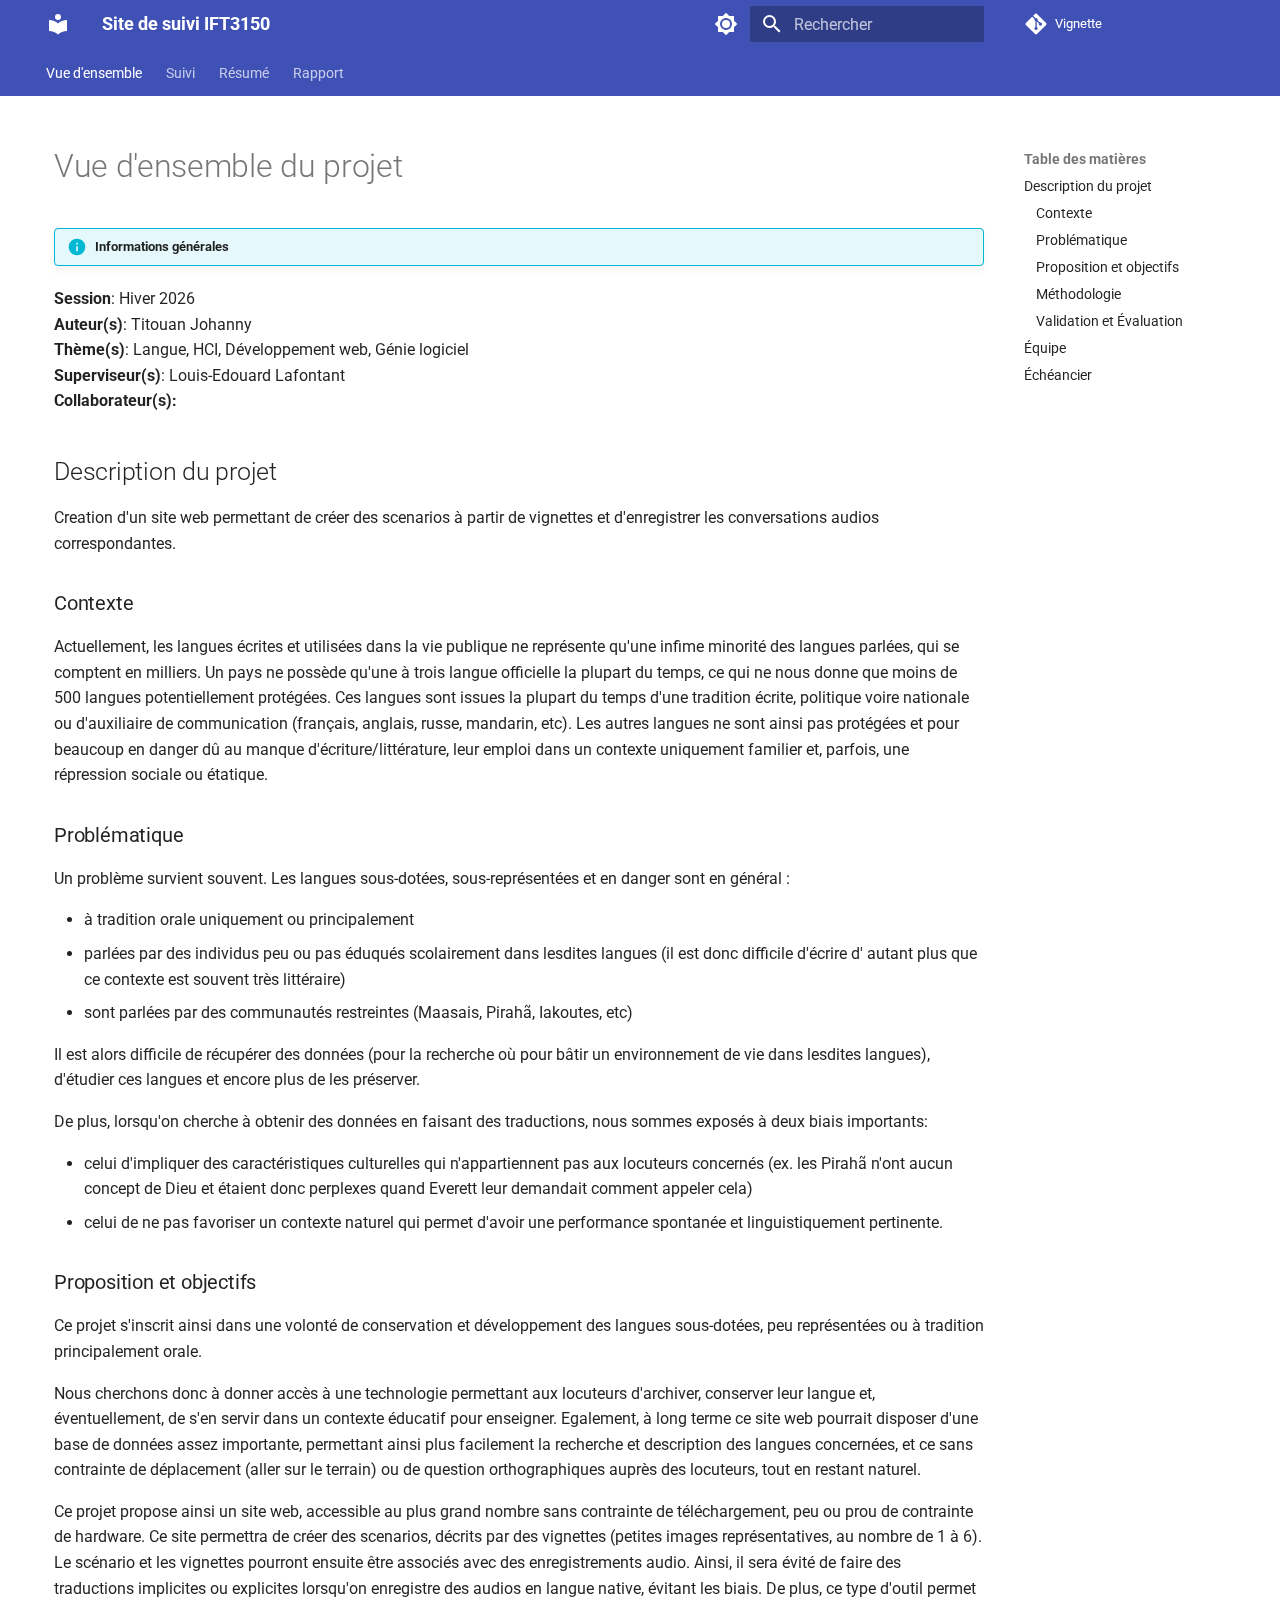
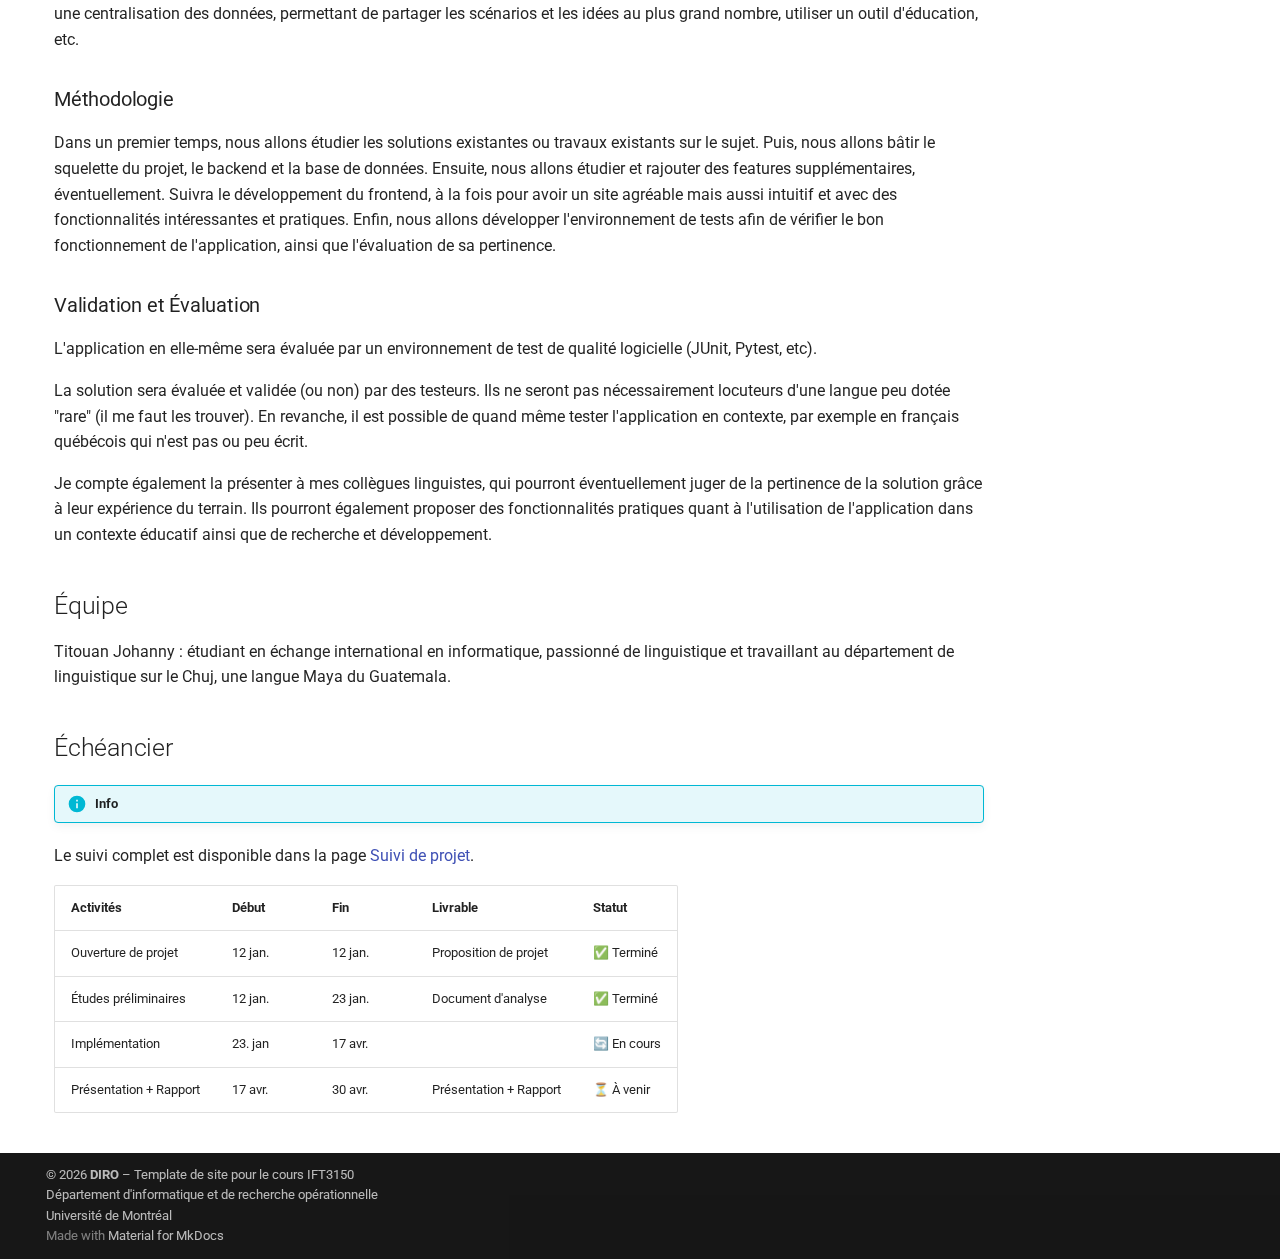
<file: index.html>
<!doctype html>
<html lang="fr" class="no-js">
  <head>
    
      <meta charset="utf-8">
      <meta name="viewport" content="width=device-width,initial-scale=1">
      
        <meta name="description" content="Template de site web pour le cours IFT3150">
      
      
        <meta name="author" content="Louis-Edouard Lafontant">
      
      
        <link rel="canonical" href="https://ift3150-template.github.io/">
      
      
      
        <link rel="next" href="suivi/">
      
      
        
      
      
      <link rel="icon" href="assets/images/favicon.png">
      <meta name="generator" content="mkdocs-1.6.1, mkdocs-material-9.7.1">
    
    
      
        <title>Vue d'ensemble du projet - Site de suivi IFT3150</title>
      
    
    
      <link rel="stylesheet" href="assets/stylesheets/main.484c7ddc.min.css">
      
        
        <link rel="stylesheet" href="assets/stylesheets/palette.ab4e12ef.min.css">
      
      


    
    
      
    
    
      
        
        
        <link rel="preconnect" href="https://fonts.gstatic.com" crossorigin>
        <link rel="stylesheet" href="https://fonts.googleapis.com/css?family=Roboto:300,300i,400,400i,700,700i%7CRoboto+Mono:400,400i,700,700i&display=fallback">
        <style>:root{--md-text-font:"Roboto";--md-code-font:"Roboto Mono"}</style>
      
    
    
    <script>__md_scope=new URL(".",location),__md_hash=e=>[...e].reduce(((e,_)=>(e<<5)-e+_.charCodeAt(0)),0),__md_get=(e,_=localStorage,t=__md_scope)=>JSON.parse(_.getItem(t.pathname+"."+e)),__md_set=(e,_,t=localStorage,a=__md_scope)=>{try{t.setItem(a.pathname+"."+e,JSON.stringify(_))}catch(e){}}</script>
    
      

    
    
  </head>
  
  
    
    
      
    
    
    
    
    <body dir="ltr" data-md-color-scheme="default" data-md-color-primary="indigo" data-md-color-accent="indigo">
  
    
    <input class="md-toggle" data-md-toggle="drawer" type="checkbox" id="__drawer" autocomplete="off">
    <input class="md-toggle" data-md-toggle="search" type="checkbox" id="__search" autocomplete="off">
    <label class="md-overlay" for="__drawer"></label>
    <div data-md-component="skip">
      
        
        <a href="#vue-densemble-du-projet" class="md-skip">
          Aller au contenu
        </a>
      
    </div>
    <div data-md-component="announce">
      
    </div>
    
    
      

<header class="md-header" data-md-component="header">
  <nav class="md-header__inner md-grid" aria-label="En-tête">
    <a href="." title="Site de suivi IFT3150" class="md-header__button md-logo" aria-label="Site de suivi IFT3150" data-md-component="logo">
      
  
  <svg xmlns="http://www.w3.org/2000/svg" viewBox="0 0 24 24"><path d="M12 8a3 3 0 0 0 3-3 3 3 0 0 0-3-3 3 3 0 0 0-3 3 3 3 0 0 0 3 3m0 3.54C9.64 9.35 6.5 8 3 8v11c3.5 0 6.64 1.35 9 3.54 2.36-2.19 5.5-3.54 9-3.54V8c-3.5 0-6.64 1.35-9 3.54"/></svg>

    </a>
    <label class="md-header__button md-icon" for="__drawer">
      
      <svg xmlns="http://www.w3.org/2000/svg" viewBox="0 0 24 24"><path d="M3 6h18v2H3zm0 5h18v2H3zm0 5h18v2H3z"/></svg>
    </label>
    <div class="md-header__title" data-md-component="header-title">
      <div class="md-header__ellipsis">
        <div class="md-header__topic">
          <span class="md-ellipsis">
            Site de suivi IFT3150
          </span>
        </div>
        <div class="md-header__topic" data-md-component="header-topic">
          <span class="md-ellipsis">
            
              Vue d'ensemble du projet
            
          </span>
        </div>
      </div>
    </div>
    
      
        <form class="md-header__option" data-md-component="palette">
  
    
    
    
    <input class="md-option" data-md-color-media="" data-md-color-scheme="default" data-md-color-primary="indigo" data-md-color-accent="indigo"  aria-label="Switch to dark mode"  type="radio" name="__palette" id="__palette_0">
    
      <label class="md-header__button md-icon" title="Switch to dark mode" for="__palette_1" hidden>
        <svg xmlns="http://www.w3.org/2000/svg" viewBox="0 0 24 24"><path d="M12 8a4 4 0 0 0-4 4 4 4 0 0 0 4 4 4 4 0 0 0 4-4 4 4 0 0 0-4-4m0 10a6 6 0 0 1-6-6 6 6 0 0 1 6-6 6 6 0 0 1 6 6 6 6 0 0 1-6 6m8-9.31V4h-4.69L12 .69 8.69 4H4v4.69L.69 12 4 15.31V20h4.69L12 23.31 15.31 20H20v-4.69L23.31 12z"/></svg>
      </label>
    
  
    
    
    
    <input class="md-option" data-md-color-media="" data-md-color-scheme="slate" data-md-color-primary="indigo" data-md-color-accent="indigo"  aria-label="Switch to light mode"  type="radio" name="__palette" id="__palette_1">
    
      <label class="md-header__button md-icon" title="Switch to light mode" for="__palette_0" hidden>
        <svg xmlns="http://www.w3.org/2000/svg" viewBox="0 0 24 24"><path d="M12 18c-.89 0-1.74-.2-2.5-.55C11.56 16.5 13 14.42 13 12s-1.44-4.5-3.5-5.45C10.26 6.2 11.11 6 12 6a6 6 0 0 1 6 6 6 6 0 0 1-6 6m8-9.31V4h-4.69L12 .69 8.69 4H4v4.69L.69 12 4 15.31V20h4.69L12 23.31 15.31 20H20v-4.69L23.31 12z"/></svg>
      </label>
    
  
</form>
      
    
    
      <script>var palette=__md_get("__palette");if(palette&&palette.color){if("(prefers-color-scheme)"===palette.color.media){var media=matchMedia("(prefers-color-scheme: light)"),input=document.querySelector(media.matches?"[data-md-color-media='(prefers-color-scheme: light)']":"[data-md-color-media='(prefers-color-scheme: dark)']");palette.color.media=input.getAttribute("data-md-color-media"),palette.color.scheme=input.getAttribute("data-md-color-scheme"),palette.color.primary=input.getAttribute("data-md-color-primary"),palette.color.accent=input.getAttribute("data-md-color-accent")}for(var[key,value]of Object.entries(palette.color))document.body.setAttribute("data-md-color-"+key,value)}</script>
    
    
    
      
      
        <label class="md-header__button md-icon" for="__search">
          
          <svg xmlns="http://www.w3.org/2000/svg" viewBox="0 0 24 24"><path d="M9.5 3A6.5 6.5 0 0 1 16 9.5c0 1.61-.59 3.09-1.56 4.23l.27.27h.79l5 5-1.5 1.5-5-5v-.79l-.27-.27A6.52 6.52 0 0 1 9.5 16 6.5 6.5 0 0 1 3 9.5 6.5 6.5 0 0 1 9.5 3m0 2C7 5 5 7 5 9.5S7 14 9.5 14 14 12 14 9.5 12 5 9.5 5"/></svg>
        </label>
        <div class="md-search" data-md-component="search" role="dialog">
  <label class="md-search__overlay" for="__search"></label>
  <div class="md-search__inner" role="search">
    <form class="md-search__form" name="search">
      <input type="text" class="md-search__input" name="query" aria-label="Rechercher" placeholder="Rechercher" autocapitalize="off" autocorrect="off" autocomplete="off" spellcheck="false" data-md-component="search-query" required>
      <label class="md-search__icon md-icon" for="__search">
        
        <svg xmlns="http://www.w3.org/2000/svg" viewBox="0 0 24 24"><path d="M9.5 3A6.5 6.5 0 0 1 16 9.5c0 1.61-.59 3.09-1.56 4.23l.27.27h.79l5 5-1.5 1.5-5-5v-.79l-.27-.27A6.52 6.52 0 0 1 9.5 16 6.5 6.5 0 0 1 3 9.5 6.5 6.5 0 0 1 9.5 3m0 2C7 5 5 7 5 9.5S7 14 9.5 14 14 12 14 9.5 12 5 9.5 5"/></svg>
        
        <svg xmlns="http://www.w3.org/2000/svg" viewBox="0 0 24 24"><path d="M20 11v2H8l5.5 5.5-1.42 1.42L4.16 12l7.92-7.92L13.5 5.5 8 11z"/></svg>
      </label>
      <nav class="md-search__options" aria-label="Recherche">
        
          <a href="javascript:void(0)" class="md-search__icon md-icon" title="Partager" aria-label="Partager" data-clipboard data-clipboard-text="" data-md-component="search-share" tabindex="-1">
            
            <svg xmlns="http://www.w3.org/2000/svg" viewBox="0 0 24 24"><path d="M18 16.08c-.76 0-1.44.3-1.96.77L8.91 12.7c.05-.23.09-.46.09-.7s-.04-.47-.09-.7l7.05-4.11c.54.5 1.25.81 2.04.81a3 3 0 0 0 3-3 3 3 0 0 0-3-3 3 3 0 0 0-3 3c0 .24.04.47.09.7L8.04 9.81C7.5 9.31 6.79 9 6 9a3 3 0 0 0-3 3 3 3 0 0 0 3 3c.79 0 1.5-.31 2.04-.81l7.12 4.15c-.05.21-.08.43-.08.66 0 1.61 1.31 2.91 2.92 2.91s2.92-1.3 2.92-2.91A2.92 2.92 0 0 0 18 16.08"/></svg>
          </a>
        
        <button type="reset" class="md-search__icon md-icon" title="Effacer" aria-label="Effacer" tabindex="-1">
          
          <svg xmlns="http://www.w3.org/2000/svg" viewBox="0 0 24 24"><path d="M19 6.41 17.59 5 12 10.59 6.41 5 5 6.41 10.59 12 5 17.59 6.41 19 12 13.41 17.59 19 19 17.59 13.41 12z"/></svg>
        </button>
      </nav>
      
        <div class="md-search__suggest" data-md-component="search-suggest"></div>
      
    </form>
    <div class="md-search__output">
      <div class="md-search__scrollwrap" tabindex="0" data-md-scrollfix>
        <div class="md-search-result" data-md-component="search-result">
          <div class="md-search-result__meta">
            Initialisation de la recherche
          </div>
          <ol class="md-search-result__list" role="presentation"></ol>
        </div>
      </div>
    </div>
  </div>
</div>
      
    
    
      <div class="md-header__source">
        <a href="https://github.com/protolabo/vignette" title="Aller au dépôt" class="md-source" data-md-component="source">
  <div class="md-source__icon md-icon">
    
    <svg xmlns="http://www.w3.org/2000/svg" viewBox="0 0 448 512"><!--! Font Awesome Free 7.1.0 by @fontawesome - https://fontawesome.com License - https://fontawesome.com/license/free (Icons: CC BY 4.0, Fonts: SIL OFL 1.1, Code: MIT License) Copyright 2025 Fonticons, Inc.--><path d="M439.6 236.1 244 40.5c-5.4-5.5-12.8-8.5-20.4-8.5s-15 3-20.4 8.4L162.5 81l51.5 51.5c27.1-9.1 52.7 16.8 43.4 43.7l49.7 49.7c34.2-11.8 61.2 31 35.5 56.7-26.5 26.5-70.2-2.9-56-37.3L240.3 199v121.9c25.3 12.5 22.3 41.8 9.1 55-6.4 6.4-15.2 10.1-24.3 10.1s-17.8-3.6-24.3-10.1c-17.6-17.6-11.1-46.9 11.2-56v-123c-20.8-8.5-24.6-30.7-18.6-45L142.6 101 8.5 235.1C3 240.6 0 247.9 0 255.5s3 15 8.5 20.4l195.6 195.7c5.4 5.4 12.7 8.4 20.4 8.4s15-3 20.4-8.4l194.7-194.7c5.4-5.4 8.4-12.8 8.4-20.4s-3-15-8.4-20.4"/></svg>
  </div>
  <div class="md-source__repository">
    Vignette
  </div>
</a>
      </div>
    
  </nav>
  
</header>
    
    <div class="md-container" data-md-component="container">
      
      
        
          
            
<nav class="md-tabs" aria-label="Onglets" data-md-component="tabs">
  <div class="md-grid">
    <ul class="md-tabs__list">
      
        
  
  
  
    
  
  
    <li class="md-tabs__item md-tabs__item--active">
      <a href="." class="md-tabs__link">
        
  
  
    
  
  Vue d'ensemble

      </a>
    </li>
  

      
        
  
  
  
  
    <li class="md-tabs__item">
      <a href="suivi/" class="md-tabs__link">
        
  
  
    
  
  Suivi

      </a>
    </li>
  

      
        
  
  
  
  
    <li class="md-tabs__item">
      <a href="resume/" class="md-tabs__link">
        
  
  
    
  
  Résumé

      </a>
    </li>
  

      
        
  
  
  
  
    
    
      <li class="md-tabs__item">
        <a href="rapport/" class="md-tabs__link">
          
  
  
  Rapport

        </a>
      </li>
    
  

      
    </ul>
  </div>
</nav>
          
        
      
      <main class="md-main" data-md-component="main">
        <div class="md-main__inner md-grid">
          
            
              
              <div class="md-sidebar md-sidebar--primary" data-md-component="sidebar" data-md-type="navigation" >
                <div class="md-sidebar__scrollwrap">
                  <div class="md-sidebar__inner">
                    


  


<nav class="md-nav md-nav--primary md-nav--lifted" aria-label="Navigation" data-md-level="0">
  <label class="md-nav__title" for="__drawer">
    <a href="." title="Site de suivi IFT3150" class="md-nav__button md-logo" aria-label="Site de suivi IFT3150" data-md-component="logo">
      
  
  <svg xmlns="http://www.w3.org/2000/svg" viewBox="0 0 24 24"><path d="M12 8a3 3 0 0 0 3-3 3 3 0 0 0-3-3 3 3 0 0 0-3 3 3 3 0 0 0 3 3m0 3.54C9.64 9.35 6.5 8 3 8v11c3.5 0 6.64 1.35 9 3.54 2.36-2.19 5.5-3.54 9-3.54V8c-3.5 0-6.64 1.35-9 3.54"/></svg>

    </a>
    Site de suivi IFT3150
  </label>
  
    <div class="md-nav__source">
      <a href="https://github.com/protolabo/vignette" title="Aller au dépôt" class="md-source" data-md-component="source">
  <div class="md-source__icon md-icon">
    
    <svg xmlns="http://www.w3.org/2000/svg" viewBox="0 0 448 512"><!--! Font Awesome Free 7.1.0 by @fontawesome - https://fontawesome.com License - https://fontawesome.com/license/free (Icons: CC BY 4.0, Fonts: SIL OFL 1.1, Code: MIT License) Copyright 2025 Fonticons, Inc.--><path d="M439.6 236.1 244 40.5c-5.4-5.5-12.8-8.5-20.4-8.5s-15 3-20.4 8.4L162.5 81l51.5 51.5c27.1-9.1 52.7 16.8 43.4 43.7l49.7 49.7c34.2-11.8 61.2 31 35.5 56.7-26.5 26.5-70.2-2.9-56-37.3L240.3 199v121.9c25.3 12.5 22.3 41.8 9.1 55-6.4 6.4-15.2 10.1-24.3 10.1s-17.8-3.6-24.3-10.1c-17.6-17.6-11.1-46.9 11.2-56v-123c-20.8-8.5-24.6-30.7-18.6-45L142.6 101 8.5 235.1C3 240.6 0 247.9 0 255.5s3 15 8.5 20.4l195.6 195.7c5.4 5.4 12.7 8.4 20.4 8.4s15-3 20.4-8.4l194.7-194.7c5.4-5.4 8.4-12.8 8.4-20.4s-3-15-8.4-20.4"/></svg>
  </div>
  <div class="md-source__repository">
    Vignette
  </div>
</a>
    </div>
  
  <ul class="md-nav__list" data-md-scrollfix>
    
      
      
  
  
    
  
  
  
    <li class="md-nav__item md-nav__item--active">
      
      <input class="md-nav__toggle md-toggle" type="checkbox" id="__toc">
      
      
        
      
      
        <label class="md-nav__link md-nav__link--active" for="__toc">
          
  
  
  <span class="md-ellipsis">
    
  
    Vue d'ensemble
  

    
  </span>
  
  

          <span class="md-nav__icon md-icon"></span>
        </label>
      
      <a href="." class="md-nav__link md-nav__link--active">
        
  
  
  <span class="md-ellipsis">
    
  
    Vue d'ensemble
  

    
  </span>
  
  

      </a>
      
        

<nav class="md-nav md-nav--secondary" aria-label="Table des matières">
  
  
  
    
  
  
    <label class="md-nav__title" for="__toc">
      <span class="md-nav__icon md-icon"></span>
      Table des matières
    </label>
    <ul class="md-nav__list" data-md-component="toc" data-md-scrollfix>
      
        <li class="md-nav__item">
  <a href="#description-du-projet" class="md-nav__link">
    <span class="md-ellipsis">
      
        Description du projet
      
    </span>
  </a>
  
    <nav class="md-nav" aria-label="Description du projet">
      <ul class="md-nav__list">
        
          <li class="md-nav__item">
  <a href="#contexte" class="md-nav__link">
    <span class="md-ellipsis">
      
        Contexte
      
    </span>
  </a>
  
</li>
        
          <li class="md-nav__item">
  <a href="#problematique" class="md-nav__link">
    <span class="md-ellipsis">
      
        Problématique
      
    </span>
  </a>
  
</li>
        
          <li class="md-nav__item">
  <a href="#proposition-et-objectifs" class="md-nav__link">
    <span class="md-ellipsis">
      
        Proposition et objectifs
      
    </span>
  </a>
  
</li>
        
          <li class="md-nav__item">
  <a href="#methodologie" class="md-nav__link">
    <span class="md-ellipsis">
      
        Méthodologie
      
    </span>
  </a>
  
</li>
        
          <li class="md-nav__item">
  <a href="#validation-et-evaluation" class="md-nav__link">
    <span class="md-ellipsis">
      
        Validation et Évaluation
      
    </span>
  </a>
  
</li>
        
      </ul>
    </nav>
  
</li>
      
        <li class="md-nav__item">
  <a href="#equipe" class="md-nav__link">
    <span class="md-ellipsis">
      
        Équipe
      
    </span>
  </a>
  
</li>
      
        <li class="md-nav__item">
  <a href="#echeancier" class="md-nav__link">
    <span class="md-ellipsis">
      
        Échéancier
      
    </span>
  </a>
  
</li>
      
    </ul>
  
</nav>
      
    </li>
  

    
      
      
  
  
  
  
    <li class="md-nav__item">
      <a href="suivi/" class="md-nav__link">
        
  
  
  <span class="md-ellipsis">
    
  
    Suivi
  

    
  </span>
  
  

      </a>
    </li>
  

    
      
      
  
  
  
  
    <li class="md-nav__item">
      <a href="resume/" class="md-nav__link">
        
  
  
  <span class="md-ellipsis">
    
  
    Résumé
  

    
  </span>
  
  

      </a>
    </li>
  

    
      
      
  
  
  
  
    
    
    
    
      
      
        
      
    
    
    <li class="md-nav__item md-nav__item--nested">
      
        
        
          
        
        <input class="md-nav__toggle md-toggle md-toggle--indeterminate" type="checkbox" id="__nav_4" >
        
          
          <label class="md-nav__link" for="__nav_4" id="__nav_4_label" tabindex="0">
            
  
  
  <span class="md-ellipsis">
    
  
    Rapport
  

    
  </span>
  
  

            <span class="md-nav__icon md-icon"></span>
          </label>
        
        <nav class="md-nav" data-md-level="1" aria-labelledby="__nav_4_label" aria-expanded="false">
          <label class="md-nav__title" for="__nav_4">
            <span class="md-nav__icon md-icon"></span>
            
  
    Rapport
  

          </label>
          <ul class="md-nav__list" data-md-scrollfix>
            
              
                
  
  
  
  
    <li class="md-nav__item">
      <a href="rapport/" class="md-nav__link">
        
  
  
  <span class="md-ellipsis">
    
  
    Introduction
  

    
  </span>
  
  

      </a>
    </li>
  

              
            
              
                
  
  
  
  
    <li class="md-nav__item">
      <a href="rapport/analyse/" class="md-nav__link">
        
  
  
  <span class="md-ellipsis">
    
  
    Études préliminaires
  

    
  </span>
  
  

      </a>
    </li>
  

              
            
              
                
  
  
  
  
    <li class="md-nav__item">
      <a href="rapport/conception/" class="md-nav__link">
        
  
  
  <span class="md-ellipsis">
    
  
    Conception
  

    
  </span>
  
  

      </a>
    </li>
  

              
            
              
                
  
  
  
  
    <li class="md-nav__item">
      <a href="rapport/implementation/" class="md-nav__link">
        
  
  
  <span class="md-ellipsis">
    
  
    Implémentation
  

    
  </span>
  
  

      </a>
    </li>
  

              
            
              
                
  
  
  
  
    <li class="md-nav__item">
      <a href="rapport/evaluation/" class="md-nav__link">
        
  
  
  <span class="md-ellipsis">
    
  
    Tests & Évaluation
  

    
  </span>
  
  

      </a>
    </li>
  

              
            
              
                
  
  
  
  
    <li class="md-nav__item">
      <a href="rapport/resultat/" class="md-nav__link">
        
  
  
  <span class="md-ellipsis">
    
  
    Discussion
  

    
  </span>
  
  

      </a>
    </li>
  

              
            
              
                
  
  
  
  
    <li class="md-nav__item">
      <a href="rapport/references/" class="md-nav__link">
        
  
  
  <span class="md-ellipsis">
    
  
    Références
  

    
  </span>
  
  

      </a>
    </li>
  

              
            
          </ul>
        </nav>
      
    </li>
  

    
  </ul>
</nav>
                  </div>
                </div>
              </div>
            
            
              
              <div class="md-sidebar md-sidebar--secondary" data-md-component="sidebar" data-md-type="toc" >
                <div class="md-sidebar__scrollwrap">
                  <div class="md-sidebar__inner">
                    

<nav class="md-nav md-nav--secondary" aria-label="Table des matières">
  
  
  
    
  
  
    <label class="md-nav__title" for="__toc">
      <span class="md-nav__icon md-icon"></span>
      Table des matières
    </label>
    <ul class="md-nav__list" data-md-component="toc" data-md-scrollfix>
      
        <li class="md-nav__item">
  <a href="#description-du-projet" class="md-nav__link">
    <span class="md-ellipsis">
      
        Description du projet
      
    </span>
  </a>
  
    <nav class="md-nav" aria-label="Description du projet">
      <ul class="md-nav__list">
        
          <li class="md-nav__item">
  <a href="#contexte" class="md-nav__link">
    <span class="md-ellipsis">
      
        Contexte
      
    </span>
  </a>
  
</li>
        
          <li class="md-nav__item">
  <a href="#problematique" class="md-nav__link">
    <span class="md-ellipsis">
      
        Problématique
      
    </span>
  </a>
  
</li>
        
          <li class="md-nav__item">
  <a href="#proposition-et-objectifs" class="md-nav__link">
    <span class="md-ellipsis">
      
        Proposition et objectifs
      
    </span>
  </a>
  
</li>
        
          <li class="md-nav__item">
  <a href="#methodologie" class="md-nav__link">
    <span class="md-ellipsis">
      
        Méthodologie
      
    </span>
  </a>
  
</li>
        
          <li class="md-nav__item">
  <a href="#validation-et-evaluation" class="md-nav__link">
    <span class="md-ellipsis">
      
        Validation et Évaluation
      
    </span>
  </a>
  
</li>
        
      </ul>
    </nav>
  
</li>
      
        <li class="md-nav__item">
  <a href="#equipe" class="md-nav__link">
    <span class="md-ellipsis">
      
        Équipe
      
    </span>
  </a>
  
</li>
      
        <li class="md-nav__item">
  <a href="#echeancier" class="md-nav__link">
    <span class="md-ellipsis">
      
        Échéancier
      
    </span>
  </a>
  
</li>
      
    </ul>
  
</nav>
                  </div>
                </div>
              </div>
            
          
          
            <div class="md-content" data-md-component="content">
              
              <article class="md-content__inner md-typeset">
                
                  


  
  


<style>
    @media screen and (min-width: 76em) {
        .md-sidebar--primary {
            display: none !important;
        }
    }
</style>

<h1 id="vue-densemble-du-projet">Vue d'ensemble du projet<a class="headerlink" href="#vue-densemble-du-projet" title="Permanent link">&para;</a></h1>
<div class="admonition info">
<p class="admonition-title">Informations générales</p>
</div>
<p><strong>Session</strong>: Hiver 2026<br />
<strong>Auteur(s)</strong>: Titouan Johanny  <br />
<strong>Thème(s)</strong>: Langue, HCI, Développement web, Génie logiciel<br />
<strong>Superviseur(s)</strong>: Louis-Edouard Lafontant<br />
<strong>Collaborateur(s):</strong> <!-- Nom de(s) collaborateur(s) et partenaire(s)` --></p>
<h2 id="description-du-projet">Description du projet<a class="headerlink" href="#description-du-projet" title="Permanent link">&para;</a></h2>
<p>Creation d'un site web permettant de créer des scenarios à partir de vignettes et d'enregistrer les conversations audios
correspondantes.</p>
<h3 id="contexte">Contexte<a class="headerlink" href="#contexte" title="Permanent link">&para;</a></h3>
<p>Actuellement, les langues écrites et utilisées dans la vie publique ne représente qu'une infime minorité des langues
parlées, qui se comptent en milliers.
Un pays ne possède qu'une à trois langue officielle la plupart du temps, ce qui ne nous donne que moins de 500 langues
potentiellement protégées.
Ces langues sont issues la plupart du temps d'une tradition écrite, politique voire nationale ou d'auxiliaire de
communication (français, anglais, russe, mandarin, etc).
Les autres langues ne sont ainsi pas protégées et pour beaucoup en danger dû au manque d'écriture/littérature, leur
emploi dans un contexte uniquement familier et, parfois, une répression sociale ou étatique.</p>
<h3 id="problematique">Problématique<a class="headerlink" href="#problematique" title="Permanent link">&para;</a></h3>
<p>Un problème survient souvent. Les langues sous-dotées, sous-représentées et en danger sont en général :</p>
<ul>
<li>à tradition orale uniquement ou principalement</li>
<li>parlées par des individus peu ou pas éduqués scolairement dans lesdites langues (il est donc difficile d'écrire d'
  autant plus que ce contexte est souvent très littéraire)</li>
<li>sont parlées par des communautés restreintes (Maasais, Pirahã, Iakoutes, etc)</li>
</ul>
<p>Il est alors difficile de récupérer des données (pour la recherche où pour bâtir un environnement de vie dans lesdites
langues), d'étudier ces langues et encore plus de les préserver.</p>
<p>De plus, lorsqu'on cherche à obtenir des données en faisant des traductions, nous sommes exposés à deux biais
importants:</p>
<ul>
<li>celui d'impliquer des caractéristiques culturelles qui n'appartiennent pas aux locuteurs concernés (ex. les Pirahã
  n'ont aucun concept de Dieu et étaient donc perplexes quand Everett leur demandait comment appeler cela)</li>
<li>celui de ne pas favoriser un contexte naturel qui permet d'avoir une performance spontanée et linguistiquement
  pertinente.</li>
</ul>
<h3 id="proposition-et-objectifs">Proposition et objectifs<a class="headerlink" href="#proposition-et-objectifs" title="Permanent link">&para;</a></h3>
<p>Ce projet s'inscrit ainsi dans une volonté de conservation et développement des langues sous-dotées, peu représentées ou
à tradition principalement orale.</p>
<p>Nous cherchons donc à donner accès à une technologie permettant aux locuteurs d'archiver, conserver leur langue et,
éventuellement, de s'en servir dans un contexte éducatif pour enseigner.
Egalement, à long terme ce site web pourrait disposer d'une base de données assez importante, permettant ainsi plus
facilement la recherche et description des langues concernées, et ce sans contrainte de déplacement (aller sur le
terrain) ou de question orthographiques auprès des locuteurs, tout en restant naturel.</p>
<p>Ce projet propose ainsi un site web, accessible au plus grand nombre sans contrainte de téléchargement, peu ou prou de
contrainte de hardware.
Ce site permettra de créer des scenarios, décrits par des vignettes (petites images représentatives, au nombre de 1 à
6).
Le scénario et les vignettes pourront ensuite être associés avec des enregistrements audio.
Ainsi, il sera évité de faire des traductions implicites ou explicites lorsqu'on enregistre des audios en langue native,
évitant les biais.
De plus, ce type d'outil permet une centralisation des données, permettant de partager les scénarios et les idées au
plus grand nombre, utiliser un outil d'éducation, etc.</p>
<h3 id="methodologie">Méthodologie<a class="headerlink" href="#methodologie" title="Permanent link">&para;</a></h3>
<p>Dans un premier temps, nous allons étudier les solutions existantes ou travaux existants sur le sujet.
Puis, nous allons bâtir le squelette du projet, le backend et la base de données.
Ensuite, nous allons étudier et rajouter des features supplémentaires, éventuellement.
Suivra le développement du frontend, à la fois pour avoir un site agréable mais aussi intuitif et avec des
fonctionnalités intéressantes et pratiques.
Enfin, nous allons développer l'environnement de tests afin de vérifier le bon fonctionnement de l'application, ainsi
que l'évaluation de sa pertinence.</p>
<h3 id="validation-et-evaluation">Validation et Évaluation<a class="headerlink" href="#validation-et-evaluation" title="Permanent link">&para;</a></h3>
<p>L'application en elle-même sera évaluée par un environnement de test de qualité logicielle (JUnit, Pytest, etc).</p>
<p>La solution sera évaluée et validée (ou non) par des testeurs. Ils ne seront pas nécessairement locuteurs d'une langue
peu dotée "rare" (il me faut les trouver). En revanche, il est possible de quand même tester l'application en contexte,
par
exemple en français québécois qui n'est pas ou peu écrit.</p>
<p>Je compte également la présenter à mes collègues linguistes, qui pourront éventuellement juger de la pertinence de la
solution grâce à leur expérience du terrain. Ils pourront également proposer des fonctionnalités pratiques quant à
l'utilisation de l'application dans un contexte éducatif ainsi que de recherche et développement.</p>
<h2 id="equipe">Équipe<a class="headerlink" href="#equipe" title="Permanent link">&para;</a></h2>
<p>Titouan Johanny : étudiant en échange international en informatique, passionné de linguistique et travaillant au
département de linguistique sur le Chuj, une langue Maya du Guatemala.</p>
<h2 id="echeancier">Échéancier<a class="headerlink" href="#echeancier" title="Permanent link">&para;</a></h2>
<div class="admonition info">
<p class="admonition-title">Info</p>
</div>
<p>Le suivi complet est disponible dans la page <a href="suivi/">Suivi de projet</a>.</p>
<table>
<thead>
<tr>
<th>Activités</th>
<th>Début</th>
<th>Fin</th>
<th>Livrable</th>
<th>Statut</th>
</tr>
</thead>
<tbody>
<tr>
<td>Ouverture de projet</td>
<td>12 jan.</td>
<td>12 jan.</td>
<td>Proposition de projet</td>
<td>✅ Terminé</td>
</tr>
<tr>
<td>Études préliminaires</td>
<td>12 jan.</td>
<td>23 jan.</td>
<td>Document d'analyse</td>
<td>✅ Terminé</td>
</tr>
<tr>
<td>Implémentation</td>
<td>23. jan</td>
<td>17 avr.</td>
<td></td>
<td>🔄 En cours</td>
</tr>
<tr>
<td>Présentation + Rapport</td>
<td>17 avr.</td>
<td>30 avr.</td>
<td>Présentation + Rapport</td>
<td>⏳ À venir</td>
</tr>
</tbody>
</table>







  
  






                
              </article>
            </div>
          
          
  <script>var tabs=__md_get("__tabs");if(Array.isArray(tabs))e:for(var set of document.querySelectorAll(".tabbed-set")){var labels=set.querySelector(".tabbed-labels");for(var tab of tabs)for(var label of labels.getElementsByTagName("label"))if(label.innerText.trim()===tab){var input=document.getElementById(label.htmlFor);input.checked=!0;continue e}}</script>

<script>var target=document.getElementById(location.hash.slice(1));target&&target.name&&(target.checked=target.name.startsWith("__tabbed_"))</script>
        </div>
        
          <button type="button" class="md-top md-icon" data-md-component="top" hidden>
  
  <svg xmlns="http://www.w3.org/2000/svg" viewBox="0 0 24 24"><path d="M13 20h-2V8l-5.5 5.5-1.42-1.42L12 4.16l7.92 7.92-1.42 1.42L13 8z"/></svg>
  Retour en haut de la page
</button>
        
      </main>
      
        <footer class="md-footer">
  
  <div class="md-footer-meta md-typeset">
    <div class="md-footer-meta__inner md-grid">
      <div class="md-copyright">
  
    <div class="md-copyright__highlight">
      &copy; 2026 <b>DIRO</b> &ndash; Template de site pour le cours IFT3150 <br>Département d'informatique et de recherche opérationnelle <br>Université de Montréal
    </div>
  
  
    Made with
    <a href="https://squidfunk.github.io/mkdocs-material/" target="_blank" rel="noopener">
      Material for MkDocs
    </a>
  
</div>
      
    </div>
  </div>
</footer>
      
    </div>
    <div class="md-dialog" data-md-component="dialog">
      <div class="md-dialog__inner md-typeset"></div>
    </div>
    
    
    
      
      
      <script id="__config" type="application/json">{"annotate": null, "base": ".", "features": ["navigation.instant", "navigation.tabs", "navigation.sections", "navigation.expand", "navigation.top", "search.highlight", "search.suggest", "search.share", "content.tabs.link", "content.code.copy", "content.code.annotate"], "search": "assets/javascripts/workers/search.2c215733.min.js", "tags": null, "translations": {"clipboard.copied": "Copi\u00e9 dans le presse-papier", "clipboard.copy": "Copier dans le presse-papier", "search.result.more.one": "1 de plus sur cette page", "search.result.more.other": "# de plus sur cette page", "search.result.none": "Aucun document trouv\u00e9", "search.result.one": "1 document trouv\u00e9", "search.result.other": "# documents trouv\u00e9s", "search.result.placeholder": "Taper pour d\u00e9marrer la recherche", "search.result.term.missing": "Non trouv\u00e9", "select.version": "S\u00e9lectionner la version"}, "version": null}</script>
    
    
      <script src="assets/javascripts/bundle.79ae519e.min.js"></script>
      
    
  </body>
</html>
</file>
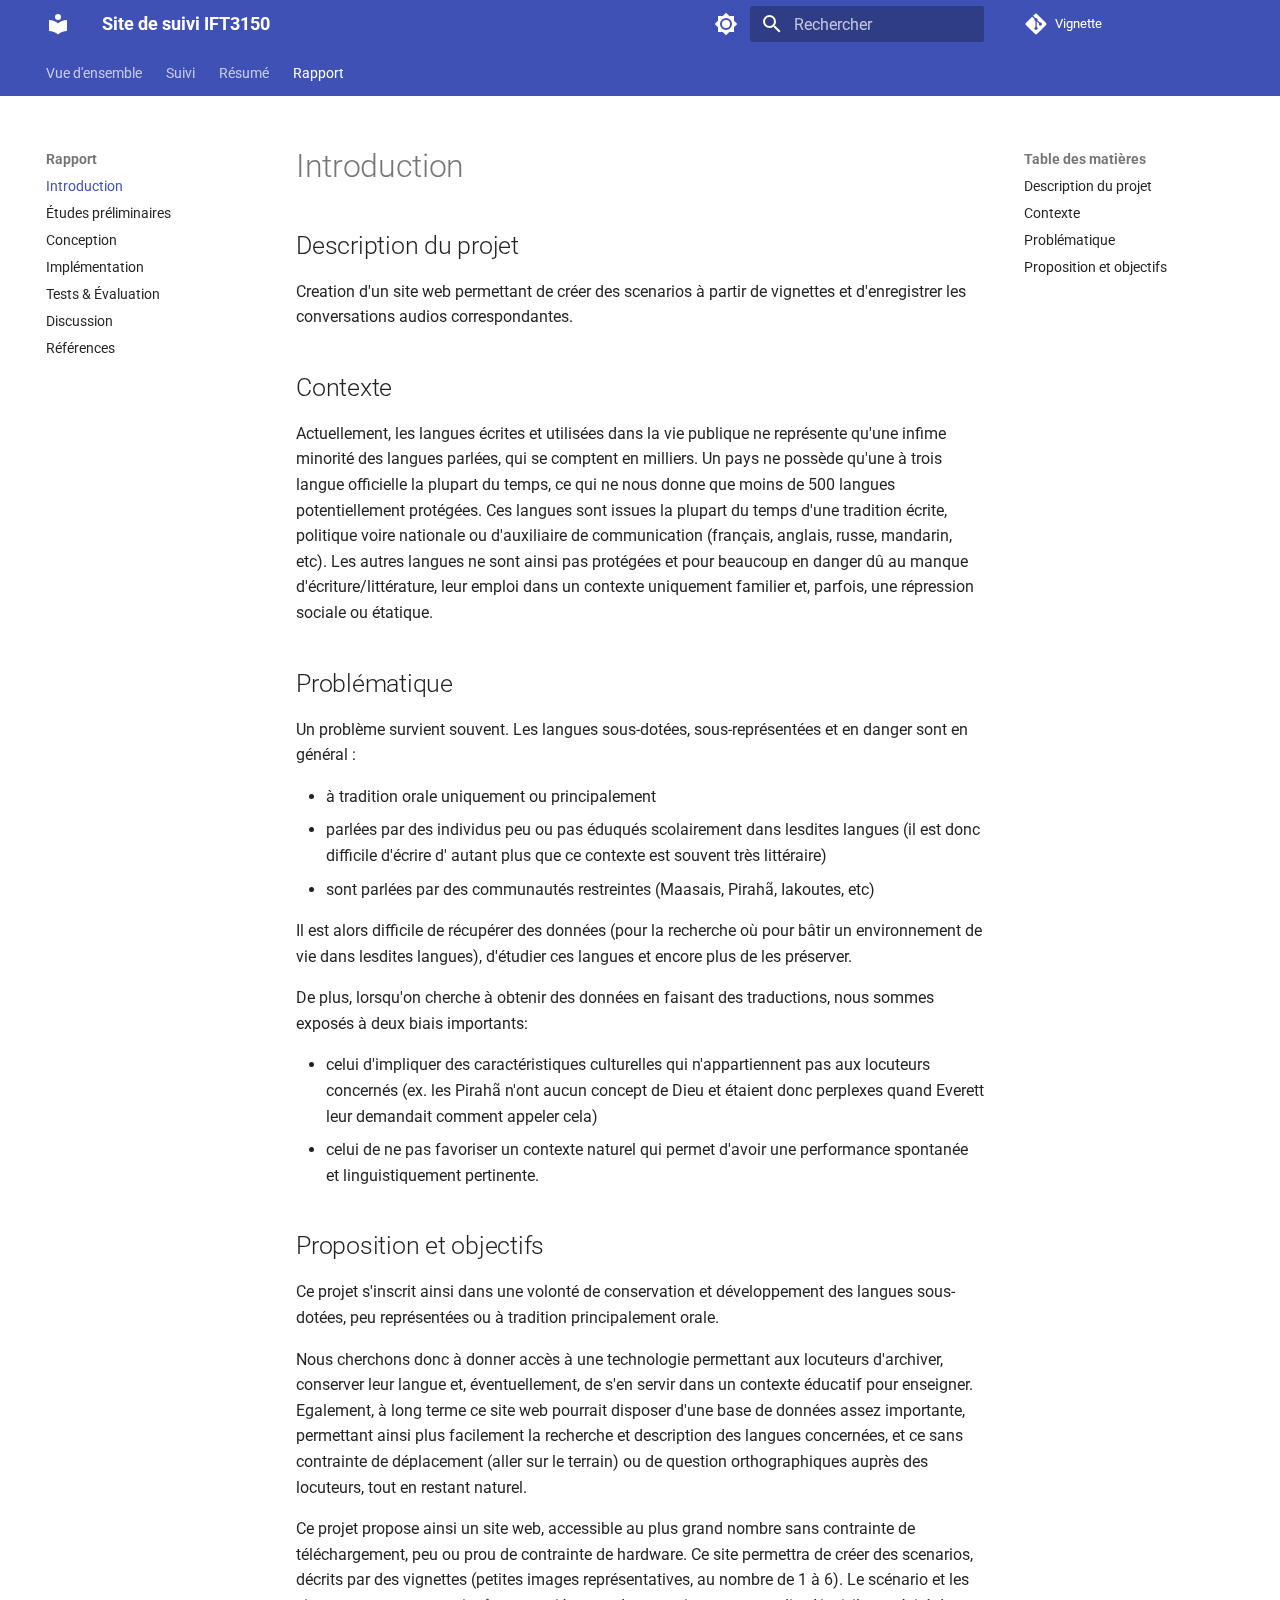
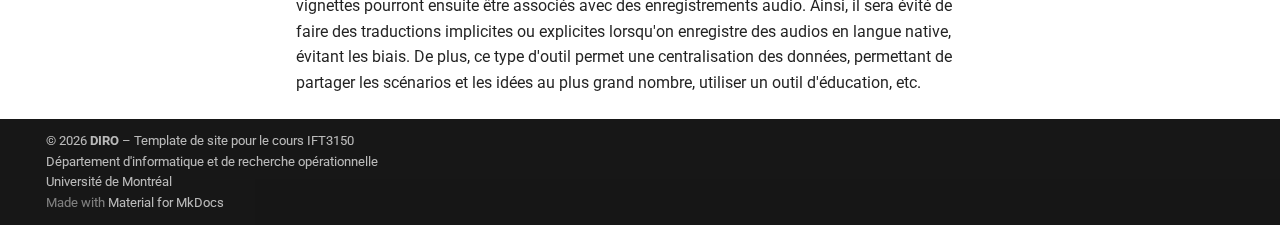
<file: rapport/index.html>
<!doctype html>
<html lang="fr" class="no-js">
  <head>
    
      <meta charset="utf-8">
      <meta name="viewport" content="width=device-width,initial-scale=1">
      
        <meta name="description" content="Template de site web pour le cours IFT3150">
      
      
        <meta name="author" content="Louis-Edouard Lafontant">
      
      
        <link rel="canonical" href="https://ift3150-template.github.io/rapport/">
      
      
        <link rel="prev" href="../resume/">
      
      
        <link rel="next" href="analyse/">
      
      
        
      
      
      <link rel="icon" href="../assets/images/favicon.png">
      <meta name="generator" content="mkdocs-1.6.1, mkdocs-material-9.7.1">
    
    
      
        <title>Introduction - Site de suivi IFT3150</title>
      
    
    
      <link rel="stylesheet" href="../assets/stylesheets/main.484c7ddc.min.css">
      
        
        <link rel="stylesheet" href="../assets/stylesheets/palette.ab4e12ef.min.css">
      
      


    
    
      
    
    
      
        
        
        <link rel="preconnect" href="https://fonts.gstatic.com" crossorigin>
        <link rel="stylesheet" href="https://fonts.googleapis.com/css?family=Roboto:300,300i,400,400i,700,700i%7CRoboto+Mono:400,400i,700,700i&display=fallback">
        <style>:root{--md-text-font:"Roboto";--md-code-font:"Roboto Mono"}</style>
      
    
    
    <script>__md_scope=new URL("..",location),__md_hash=e=>[...e].reduce(((e,_)=>(e<<5)-e+_.charCodeAt(0)),0),__md_get=(e,_=localStorage,t=__md_scope)=>JSON.parse(_.getItem(t.pathname+"."+e)),__md_set=(e,_,t=localStorage,a=__md_scope)=>{try{t.setItem(a.pathname+"."+e,JSON.stringify(_))}catch(e){}}</script>
    
      

    
    
  </head>
  
  
    
    
      
    
    
    
    
    <body dir="ltr" data-md-color-scheme="default" data-md-color-primary="indigo" data-md-color-accent="indigo">
  
    
    <input class="md-toggle" data-md-toggle="drawer" type="checkbox" id="__drawer" autocomplete="off">
    <input class="md-toggle" data-md-toggle="search" type="checkbox" id="__search" autocomplete="off">
    <label class="md-overlay" for="__drawer"></label>
    <div data-md-component="skip">
      
        
        <a href="#introduction" class="md-skip">
          Aller au contenu
        </a>
      
    </div>
    <div data-md-component="announce">
      
    </div>
    
    
      

<header class="md-header" data-md-component="header">
  <nav class="md-header__inner md-grid" aria-label="En-tête">
    <a href=".." title="Site de suivi IFT3150" class="md-header__button md-logo" aria-label="Site de suivi IFT3150" data-md-component="logo">
      
  
  <svg xmlns="http://www.w3.org/2000/svg" viewBox="0 0 24 24"><path d="M12 8a3 3 0 0 0 3-3 3 3 0 0 0-3-3 3 3 0 0 0-3 3 3 3 0 0 0 3 3m0 3.54C9.64 9.35 6.5 8 3 8v11c3.5 0 6.64 1.35 9 3.54 2.36-2.19 5.5-3.54 9-3.54V8c-3.5 0-6.64 1.35-9 3.54"/></svg>

    </a>
    <label class="md-header__button md-icon" for="__drawer">
      
      <svg xmlns="http://www.w3.org/2000/svg" viewBox="0 0 24 24"><path d="M3 6h18v2H3zm0 5h18v2H3zm0 5h18v2H3z"/></svg>
    </label>
    <div class="md-header__title" data-md-component="header-title">
      <div class="md-header__ellipsis">
        <div class="md-header__topic">
          <span class="md-ellipsis">
            Site de suivi IFT3150
          </span>
        </div>
        <div class="md-header__topic" data-md-component="header-topic">
          <span class="md-ellipsis">
            
              Introduction
            
          </span>
        </div>
      </div>
    </div>
    
      
        <form class="md-header__option" data-md-component="palette">
  
    
    
    
    <input class="md-option" data-md-color-media="" data-md-color-scheme="default" data-md-color-primary="indigo" data-md-color-accent="indigo"  aria-label="Switch to dark mode"  type="radio" name="__palette" id="__palette_0">
    
      <label class="md-header__button md-icon" title="Switch to dark mode" for="__palette_1" hidden>
        <svg xmlns="http://www.w3.org/2000/svg" viewBox="0 0 24 24"><path d="M12 8a4 4 0 0 0-4 4 4 4 0 0 0 4 4 4 4 0 0 0 4-4 4 4 0 0 0-4-4m0 10a6 6 0 0 1-6-6 6 6 0 0 1 6-6 6 6 0 0 1 6 6 6 6 0 0 1-6 6m8-9.31V4h-4.69L12 .69 8.69 4H4v4.69L.69 12 4 15.31V20h4.69L12 23.31 15.31 20H20v-4.69L23.31 12z"/></svg>
      </label>
    
  
    
    
    
    <input class="md-option" data-md-color-media="" data-md-color-scheme="slate" data-md-color-primary="indigo" data-md-color-accent="indigo"  aria-label="Switch to light mode"  type="radio" name="__palette" id="__palette_1">
    
      <label class="md-header__button md-icon" title="Switch to light mode" for="__palette_0" hidden>
        <svg xmlns="http://www.w3.org/2000/svg" viewBox="0 0 24 24"><path d="M12 18c-.89 0-1.74-.2-2.5-.55C11.56 16.5 13 14.42 13 12s-1.44-4.5-3.5-5.45C10.26 6.2 11.11 6 12 6a6 6 0 0 1 6 6 6 6 0 0 1-6 6m8-9.31V4h-4.69L12 .69 8.69 4H4v4.69L.69 12 4 15.31V20h4.69L12 23.31 15.31 20H20v-4.69L23.31 12z"/></svg>
      </label>
    
  
</form>
      
    
    
      <script>var palette=__md_get("__palette");if(palette&&palette.color){if("(prefers-color-scheme)"===palette.color.media){var media=matchMedia("(prefers-color-scheme: light)"),input=document.querySelector(media.matches?"[data-md-color-media='(prefers-color-scheme: light)']":"[data-md-color-media='(prefers-color-scheme: dark)']");palette.color.media=input.getAttribute("data-md-color-media"),palette.color.scheme=input.getAttribute("data-md-color-scheme"),palette.color.primary=input.getAttribute("data-md-color-primary"),palette.color.accent=input.getAttribute("data-md-color-accent")}for(var[key,value]of Object.entries(palette.color))document.body.setAttribute("data-md-color-"+key,value)}</script>
    
    
    
      
      
        <label class="md-header__button md-icon" for="__search">
          
          <svg xmlns="http://www.w3.org/2000/svg" viewBox="0 0 24 24"><path d="M9.5 3A6.5 6.5 0 0 1 16 9.5c0 1.61-.59 3.09-1.56 4.23l.27.27h.79l5 5-1.5 1.5-5-5v-.79l-.27-.27A6.52 6.52 0 0 1 9.5 16 6.5 6.5 0 0 1 3 9.5 6.5 6.5 0 0 1 9.5 3m0 2C7 5 5 7 5 9.5S7 14 9.5 14 14 12 14 9.5 12 5 9.5 5"/></svg>
        </label>
        <div class="md-search" data-md-component="search" role="dialog">
  <label class="md-search__overlay" for="__search"></label>
  <div class="md-search__inner" role="search">
    <form class="md-search__form" name="search">
      <input type="text" class="md-search__input" name="query" aria-label="Rechercher" placeholder="Rechercher" autocapitalize="off" autocorrect="off" autocomplete="off" spellcheck="false" data-md-component="search-query" required>
      <label class="md-search__icon md-icon" for="__search">
        
        <svg xmlns="http://www.w3.org/2000/svg" viewBox="0 0 24 24"><path d="M9.5 3A6.5 6.5 0 0 1 16 9.5c0 1.61-.59 3.09-1.56 4.23l.27.27h.79l5 5-1.5 1.5-5-5v-.79l-.27-.27A6.52 6.52 0 0 1 9.5 16 6.5 6.5 0 0 1 3 9.5 6.5 6.5 0 0 1 9.5 3m0 2C7 5 5 7 5 9.5S7 14 9.5 14 14 12 14 9.5 12 5 9.5 5"/></svg>
        
        <svg xmlns="http://www.w3.org/2000/svg" viewBox="0 0 24 24"><path d="M20 11v2H8l5.5 5.5-1.42 1.42L4.16 12l7.92-7.92L13.5 5.5 8 11z"/></svg>
      </label>
      <nav class="md-search__options" aria-label="Recherche">
        
          <a href="javascript:void(0)" class="md-search__icon md-icon" title="Partager" aria-label="Partager" data-clipboard data-clipboard-text="" data-md-component="search-share" tabindex="-1">
            
            <svg xmlns="http://www.w3.org/2000/svg" viewBox="0 0 24 24"><path d="M18 16.08c-.76 0-1.44.3-1.96.77L8.91 12.7c.05-.23.09-.46.09-.7s-.04-.47-.09-.7l7.05-4.11c.54.5 1.25.81 2.04.81a3 3 0 0 0 3-3 3 3 0 0 0-3-3 3 3 0 0 0-3 3c0 .24.04.47.09.7L8.04 9.81C7.5 9.31 6.79 9 6 9a3 3 0 0 0-3 3 3 3 0 0 0 3 3c.79 0 1.5-.31 2.04-.81l7.12 4.15c-.05.21-.08.43-.08.66 0 1.61 1.31 2.91 2.92 2.91s2.92-1.3 2.92-2.91A2.92 2.92 0 0 0 18 16.08"/></svg>
          </a>
        
        <button type="reset" class="md-search__icon md-icon" title="Effacer" aria-label="Effacer" tabindex="-1">
          
          <svg xmlns="http://www.w3.org/2000/svg" viewBox="0 0 24 24"><path d="M19 6.41 17.59 5 12 10.59 6.41 5 5 6.41 10.59 12 5 17.59 6.41 19 12 13.41 17.59 19 19 17.59 13.41 12z"/></svg>
        </button>
      </nav>
      
        <div class="md-search__suggest" data-md-component="search-suggest"></div>
      
    </form>
    <div class="md-search__output">
      <div class="md-search__scrollwrap" tabindex="0" data-md-scrollfix>
        <div class="md-search-result" data-md-component="search-result">
          <div class="md-search-result__meta">
            Initialisation de la recherche
          </div>
          <ol class="md-search-result__list" role="presentation"></ol>
        </div>
      </div>
    </div>
  </div>
</div>
      
    
    
      <div class="md-header__source">
        <a href="https://github.com/protolabo/vignette" title="Aller au dépôt" class="md-source" data-md-component="source">
  <div class="md-source__icon md-icon">
    
    <svg xmlns="http://www.w3.org/2000/svg" viewBox="0 0 448 512"><!--! Font Awesome Free 7.1.0 by @fontawesome - https://fontawesome.com License - https://fontawesome.com/license/free (Icons: CC BY 4.0, Fonts: SIL OFL 1.1, Code: MIT License) Copyright 2025 Fonticons, Inc.--><path d="M439.6 236.1 244 40.5c-5.4-5.5-12.8-8.5-20.4-8.5s-15 3-20.4 8.4L162.5 81l51.5 51.5c27.1-9.1 52.7 16.8 43.4 43.7l49.7 49.7c34.2-11.8 61.2 31 35.5 56.7-26.5 26.5-70.2-2.9-56-37.3L240.3 199v121.9c25.3 12.5 22.3 41.8 9.1 55-6.4 6.4-15.2 10.1-24.3 10.1s-17.8-3.6-24.3-10.1c-17.6-17.6-11.1-46.9 11.2-56v-123c-20.8-8.5-24.6-30.7-18.6-45L142.6 101 8.5 235.1C3 240.6 0 247.9 0 255.5s3 15 8.5 20.4l195.6 195.7c5.4 5.4 12.7 8.4 20.4 8.4s15-3 20.4-8.4l194.7-194.7c5.4-5.4 8.4-12.8 8.4-20.4s-3-15-8.4-20.4"/></svg>
  </div>
  <div class="md-source__repository">
    Vignette
  </div>
</a>
      </div>
    
  </nav>
  
</header>
    
    <div class="md-container" data-md-component="container">
      
      
        
          
            
<nav class="md-tabs" aria-label="Onglets" data-md-component="tabs">
  <div class="md-grid">
    <ul class="md-tabs__list">
      
        
  
  
  
  
    <li class="md-tabs__item">
      <a href=".." class="md-tabs__link">
        
  
  
    
  
  Vue d'ensemble

      </a>
    </li>
  

      
        
  
  
  
  
    <li class="md-tabs__item">
      <a href="../suivi/" class="md-tabs__link">
        
  
  
    
  
  Suivi

      </a>
    </li>
  

      
        
  
  
  
  
    <li class="md-tabs__item">
      <a href="../resume/" class="md-tabs__link">
        
  
  
    
  
  Résumé

      </a>
    </li>
  

      
        
  
  
  
    
  
  
    
    
      <li class="md-tabs__item md-tabs__item--active">
        <a href="./" class="md-tabs__link">
          
  
  
  Rapport

        </a>
      </li>
    
  

      
    </ul>
  </div>
</nav>
          
        
      
      <main class="md-main" data-md-component="main">
        <div class="md-main__inner md-grid">
          
            
              
              <div class="md-sidebar md-sidebar--primary" data-md-component="sidebar" data-md-type="navigation" >
                <div class="md-sidebar__scrollwrap">
                  <div class="md-sidebar__inner">
                    


  


<nav class="md-nav md-nav--primary md-nav--lifted" aria-label="Navigation" data-md-level="0">
  <label class="md-nav__title" for="__drawer">
    <a href=".." title="Site de suivi IFT3150" class="md-nav__button md-logo" aria-label="Site de suivi IFT3150" data-md-component="logo">
      
  
  <svg xmlns="http://www.w3.org/2000/svg" viewBox="0 0 24 24"><path d="M12 8a3 3 0 0 0 3-3 3 3 0 0 0-3-3 3 3 0 0 0-3 3 3 3 0 0 0 3 3m0 3.54C9.64 9.35 6.5 8 3 8v11c3.5 0 6.64 1.35 9 3.54 2.36-2.19 5.5-3.54 9-3.54V8c-3.5 0-6.64 1.35-9 3.54"/></svg>

    </a>
    Site de suivi IFT3150
  </label>
  
    <div class="md-nav__source">
      <a href="https://github.com/protolabo/vignette" title="Aller au dépôt" class="md-source" data-md-component="source">
  <div class="md-source__icon md-icon">
    
    <svg xmlns="http://www.w3.org/2000/svg" viewBox="0 0 448 512"><!--! Font Awesome Free 7.1.0 by @fontawesome - https://fontawesome.com License - https://fontawesome.com/license/free (Icons: CC BY 4.0, Fonts: SIL OFL 1.1, Code: MIT License) Copyright 2025 Fonticons, Inc.--><path d="M439.6 236.1 244 40.5c-5.4-5.5-12.8-8.5-20.4-8.5s-15 3-20.4 8.4L162.5 81l51.5 51.5c27.1-9.1 52.7 16.8 43.4 43.7l49.7 49.7c34.2-11.8 61.2 31 35.5 56.7-26.5 26.5-70.2-2.9-56-37.3L240.3 199v121.9c25.3 12.5 22.3 41.8 9.1 55-6.4 6.4-15.2 10.1-24.3 10.1s-17.8-3.6-24.3-10.1c-17.6-17.6-11.1-46.9 11.2-56v-123c-20.8-8.5-24.6-30.7-18.6-45L142.6 101 8.5 235.1C3 240.6 0 247.9 0 255.5s3 15 8.5 20.4l195.6 195.7c5.4 5.4 12.7 8.4 20.4 8.4s15-3 20.4-8.4l194.7-194.7c5.4-5.4 8.4-12.8 8.4-20.4s-3-15-8.4-20.4"/></svg>
  </div>
  <div class="md-source__repository">
    Vignette
  </div>
</a>
    </div>
  
  <ul class="md-nav__list" data-md-scrollfix>
    
      
      
  
  
  
  
    <li class="md-nav__item">
      <a href=".." class="md-nav__link">
        
  
  
  <span class="md-ellipsis">
    
  
    Vue d'ensemble
  

    
  </span>
  
  

      </a>
    </li>
  

    
      
      
  
  
  
  
    <li class="md-nav__item">
      <a href="../suivi/" class="md-nav__link">
        
  
  
  <span class="md-ellipsis">
    
  
    Suivi
  

    
  </span>
  
  

      </a>
    </li>
  

    
      
      
  
  
  
  
    <li class="md-nav__item">
      <a href="../resume/" class="md-nav__link">
        
  
  
  <span class="md-ellipsis">
    
  
    Résumé
  

    
  </span>
  
  

      </a>
    </li>
  

    
      
      
  
  
    
  
  
  
    
    
    
    
      
        
        
      
      
        
      
    
    
    <li class="md-nav__item md-nav__item--active md-nav__item--section md-nav__item--nested">
      
        
        
        <input class="md-nav__toggle md-toggle " type="checkbox" id="__nav_4" checked>
        
          
          <label class="md-nav__link" for="__nav_4" id="__nav_4_label" tabindex="">
            
  
  
  <span class="md-ellipsis">
    
  
    Rapport
  

    
  </span>
  
  

            <span class="md-nav__icon md-icon"></span>
          </label>
        
        <nav class="md-nav" data-md-level="1" aria-labelledby="__nav_4_label" aria-expanded="true">
          <label class="md-nav__title" for="__nav_4">
            <span class="md-nav__icon md-icon"></span>
            
  
    Rapport
  

          </label>
          <ul class="md-nav__list" data-md-scrollfix>
            
              
                
  
  
    
  
  
  
    <li class="md-nav__item md-nav__item--active">
      
      <input class="md-nav__toggle md-toggle" type="checkbox" id="__toc">
      
      
        
      
      
        <label class="md-nav__link md-nav__link--active" for="__toc">
          
  
  
  <span class="md-ellipsis">
    
  
    Introduction
  

    
  </span>
  
  

          <span class="md-nav__icon md-icon"></span>
        </label>
      
      <a href="./" class="md-nav__link md-nav__link--active">
        
  
  
  <span class="md-ellipsis">
    
  
    Introduction
  

    
  </span>
  
  

      </a>
      
        

<nav class="md-nav md-nav--secondary" aria-label="Table des matières">
  
  
  
    
  
  
    <label class="md-nav__title" for="__toc">
      <span class="md-nav__icon md-icon"></span>
      Table des matières
    </label>
    <ul class="md-nav__list" data-md-component="toc" data-md-scrollfix>
      
        <li class="md-nav__item">
  <a href="#description-du-projet" class="md-nav__link">
    <span class="md-ellipsis">
      
        Description du projet
      
    </span>
  </a>
  
</li>
      
        <li class="md-nav__item">
  <a href="#contexte" class="md-nav__link">
    <span class="md-ellipsis">
      
        Contexte
      
    </span>
  </a>
  
</li>
      
        <li class="md-nav__item">
  <a href="#problematique" class="md-nav__link">
    <span class="md-ellipsis">
      
        Problématique
      
    </span>
  </a>
  
</li>
      
        <li class="md-nav__item">
  <a href="#proposition-et-objectifs" class="md-nav__link">
    <span class="md-ellipsis">
      
        Proposition et objectifs
      
    </span>
  </a>
  
</li>
      
    </ul>
  
</nav>
      
    </li>
  

              
            
              
                
  
  
  
  
    <li class="md-nav__item">
      <a href="analyse/" class="md-nav__link">
        
  
  
  <span class="md-ellipsis">
    
  
    Études préliminaires
  

    
  </span>
  
  

      </a>
    </li>
  

              
            
              
                
  
  
  
  
    <li class="md-nav__item">
      <a href="conception/" class="md-nav__link">
        
  
  
  <span class="md-ellipsis">
    
  
    Conception
  

    
  </span>
  
  

      </a>
    </li>
  

              
            
              
                
  
  
  
  
    <li class="md-nav__item">
      <a href="implementation/" class="md-nav__link">
        
  
  
  <span class="md-ellipsis">
    
  
    Implémentation
  

    
  </span>
  
  

      </a>
    </li>
  

              
            
              
                
  
  
  
  
    <li class="md-nav__item">
      <a href="evaluation/" class="md-nav__link">
        
  
  
  <span class="md-ellipsis">
    
  
    Tests & Évaluation
  

    
  </span>
  
  

      </a>
    </li>
  

              
            
              
                
  
  
  
  
    <li class="md-nav__item">
      <a href="resultat/" class="md-nav__link">
        
  
  
  <span class="md-ellipsis">
    
  
    Discussion
  

    
  </span>
  
  

      </a>
    </li>
  

              
            
              
                
  
  
  
  
    <li class="md-nav__item">
      <a href="references/" class="md-nav__link">
        
  
  
  <span class="md-ellipsis">
    
  
    Références
  

    
  </span>
  
  

      </a>
    </li>
  

              
            
          </ul>
        </nav>
      
    </li>
  

    
  </ul>
</nav>
                  </div>
                </div>
              </div>
            
            
              
              <div class="md-sidebar md-sidebar--secondary" data-md-component="sidebar" data-md-type="toc" >
                <div class="md-sidebar__scrollwrap">
                  <div class="md-sidebar__inner">
                    

<nav class="md-nav md-nav--secondary" aria-label="Table des matières">
  
  
  
    
  
  
    <label class="md-nav__title" for="__toc">
      <span class="md-nav__icon md-icon"></span>
      Table des matières
    </label>
    <ul class="md-nav__list" data-md-component="toc" data-md-scrollfix>
      
        <li class="md-nav__item">
  <a href="#description-du-projet" class="md-nav__link">
    <span class="md-ellipsis">
      
        Description du projet
      
    </span>
  </a>
  
</li>
      
        <li class="md-nav__item">
  <a href="#contexte" class="md-nav__link">
    <span class="md-ellipsis">
      
        Contexte
      
    </span>
  </a>
  
</li>
      
        <li class="md-nav__item">
  <a href="#problematique" class="md-nav__link">
    <span class="md-ellipsis">
      
        Problématique
      
    </span>
  </a>
  
</li>
      
        <li class="md-nav__item">
  <a href="#proposition-et-objectifs" class="md-nav__link">
    <span class="md-ellipsis">
      
        Proposition et objectifs
      
    </span>
  </a>
  
</li>
      
    </ul>
  
</nav>
                  </div>
                </div>
              </div>
            
          
          
            <div class="md-content" data-md-component="content">
              
              <article class="md-content__inner md-typeset">
                
                  


  
  


<h1 id="introduction">Introduction<a class="headerlink" href="#introduction" title="Permanent link">&para;</a></h1>
<h2 id="description-du-projet">Description du projet<a class="headerlink" href="#description-du-projet" title="Permanent link">&para;</a></h2>
<p>Creation d'un site web permettant de créer des scenarios à partir de vignettes et d'enregistrer les conversations audios
correspondantes.</p>
<h2 id="contexte">Contexte<a class="headerlink" href="#contexte" title="Permanent link">&para;</a></h2>
<p>Actuellement, les langues écrites et utilisées dans la vie publique ne représente qu'une infime minorité des langues
parlées, qui se comptent en milliers.
Un pays ne possède qu'une à trois langue officielle la plupart du temps, ce qui ne nous donne que moins de 500 langues
potentiellement protégées.
Ces langues sont issues la plupart du temps d'une tradition écrite, politique voire nationale ou d'auxiliaire de
communication (français, anglais, russe, mandarin, etc).
Les autres langues ne sont ainsi pas protégées et pour beaucoup en danger dû au manque d'écriture/littérature, leur
emploi dans un contexte uniquement familier et, parfois, une répression sociale ou étatique.</p>
<h2 id="problematique">Problématique<a class="headerlink" href="#problematique" title="Permanent link">&para;</a></h2>
<p>Un problème survient souvent. Les langues sous-dotées, sous-représentées et en danger sont en général :</p>
<ul>
<li>à tradition orale uniquement ou principalement</li>
<li>parlées par des individus peu ou pas éduqués scolairement dans lesdites langues (il est donc difficile d'écrire d'
  autant plus que ce contexte est souvent très littéraire)</li>
<li>sont parlées par des communautés restreintes (Maasais, Pirahã, Iakoutes, etc)</li>
</ul>
<p>Il est alors difficile de récupérer des données (pour la recherche où pour bâtir un environnement de vie dans lesdites
langues), d'étudier ces langues et encore plus de les préserver.</p>
<p>De plus, lorsqu'on cherche à obtenir des données en faisant des traductions, nous sommes exposés à deux biais
importants:</p>
<ul>
<li>celui d'impliquer des caractéristiques culturelles qui n'appartiennent pas aux locuteurs concernés (ex. les Pirahã
  n'ont aucun concept de Dieu et étaient donc perplexes quand Everett leur demandait comment appeler cela)</li>
<li>celui de ne pas favoriser un contexte naturel qui permet d'avoir une performance spontanée et linguistiquement
  pertinente.</li>
</ul>
<h2 id="proposition-et-objectifs">Proposition et objectifs<a class="headerlink" href="#proposition-et-objectifs" title="Permanent link">&para;</a></h2>
<p>Ce projet s'inscrit ainsi dans une volonté de conservation et développement des langues sous-dotées, peu représentées ou
à tradition principalement orale.</p>
<p>Nous cherchons donc à donner accès à une technologie permettant aux locuteurs d'archiver, conserver leur langue et,
éventuellement, de s'en servir dans un contexte éducatif pour enseigner.
Egalement, à long terme ce site web pourrait disposer d'une base de données assez importante, permettant ainsi plus
facilement la recherche et description des langues concernées, et ce sans contrainte de déplacement (aller sur le
terrain) ou de question orthographiques auprès des locuteurs, tout en restant naturel.</p>
<p>Ce projet propose ainsi un site web, accessible au plus grand nombre sans contrainte de téléchargement, peu ou prou de
contrainte de hardware.
Ce site permettra de créer des scenarios, décrits par des vignettes (petites images représentatives, au nombre de 1 à
6).
Le scénario et les vignettes pourront ensuite être associés avec des enregistrements audio.
Ainsi, il sera évité de faire des traductions implicites ou explicites lorsqu'on enregistre des audios en langue native,
évitant les biais.
De plus, ce type d'outil permet une centralisation des données, permettant de partager les scénarios et les idées au
plus grand nombre, utiliser un outil d'éducation, etc.</p>












                
              </article>
            </div>
          
          
  <script>var tabs=__md_get("__tabs");if(Array.isArray(tabs))e:for(var set of document.querySelectorAll(".tabbed-set")){var labels=set.querySelector(".tabbed-labels");for(var tab of tabs)for(var label of labels.getElementsByTagName("label"))if(label.innerText.trim()===tab){var input=document.getElementById(label.htmlFor);input.checked=!0;continue e}}</script>

<script>var target=document.getElementById(location.hash.slice(1));target&&target.name&&(target.checked=target.name.startsWith("__tabbed_"))</script>
        </div>
        
          <button type="button" class="md-top md-icon" data-md-component="top" hidden>
  
  <svg xmlns="http://www.w3.org/2000/svg" viewBox="0 0 24 24"><path d="M13 20h-2V8l-5.5 5.5-1.42-1.42L12 4.16l7.92 7.92-1.42 1.42L13 8z"/></svg>
  Retour en haut de la page
</button>
        
      </main>
      
        <footer class="md-footer">
  
  <div class="md-footer-meta md-typeset">
    <div class="md-footer-meta__inner md-grid">
      <div class="md-copyright">
  
    <div class="md-copyright__highlight">
      &copy; 2026 <b>DIRO</b> &ndash; Template de site pour le cours IFT3150 <br>Département d'informatique et de recherche opérationnelle <br>Université de Montréal
    </div>
  
  
    Made with
    <a href="https://squidfunk.github.io/mkdocs-material/" target="_blank" rel="noopener">
      Material for MkDocs
    </a>
  
</div>
      
    </div>
  </div>
</footer>
      
    </div>
    <div class="md-dialog" data-md-component="dialog">
      <div class="md-dialog__inner md-typeset"></div>
    </div>
    
    
    
      
      
      <script id="__config" type="application/json">{"annotate": null, "base": "..", "features": ["navigation.instant", "navigation.tabs", "navigation.sections", "navigation.expand", "navigation.top", "search.highlight", "search.suggest", "search.share", "content.tabs.link", "content.code.copy", "content.code.annotate"], "search": "../assets/javascripts/workers/search.2c215733.min.js", "tags": null, "translations": {"clipboard.copied": "Copi\u00e9 dans le presse-papier", "clipboard.copy": "Copier dans le presse-papier", "search.result.more.one": "1 de plus sur cette page", "search.result.more.other": "# de plus sur cette page", "search.result.none": "Aucun document trouv\u00e9", "search.result.one": "1 document trouv\u00e9", "search.result.other": "# documents trouv\u00e9s", "search.result.placeholder": "Taper pour d\u00e9marrer la recherche", "search.result.term.missing": "Non trouv\u00e9", "select.version": "S\u00e9lectionner la version"}, "version": null}</script>
    
    
      <script src="../assets/javascripts/bundle.79ae519e.min.js"></script>
      
    
  </body>
</html>
</file>
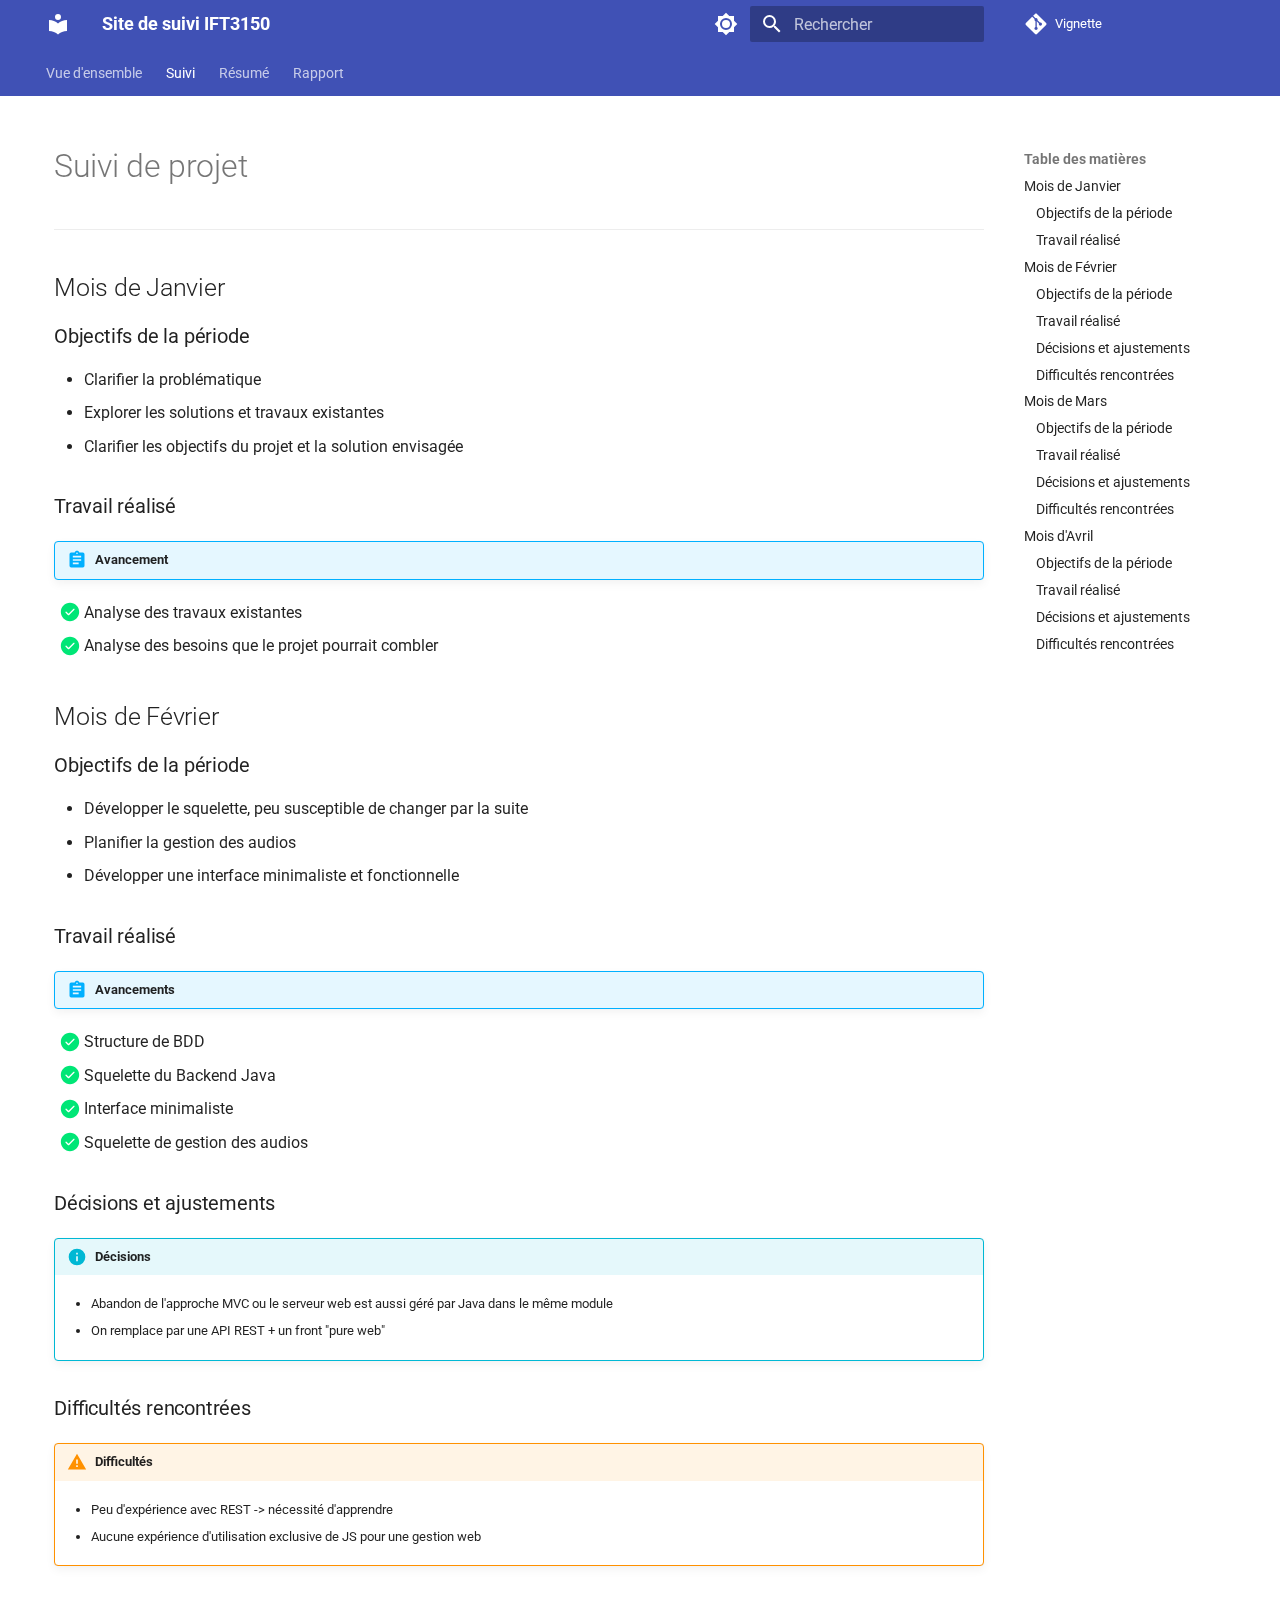
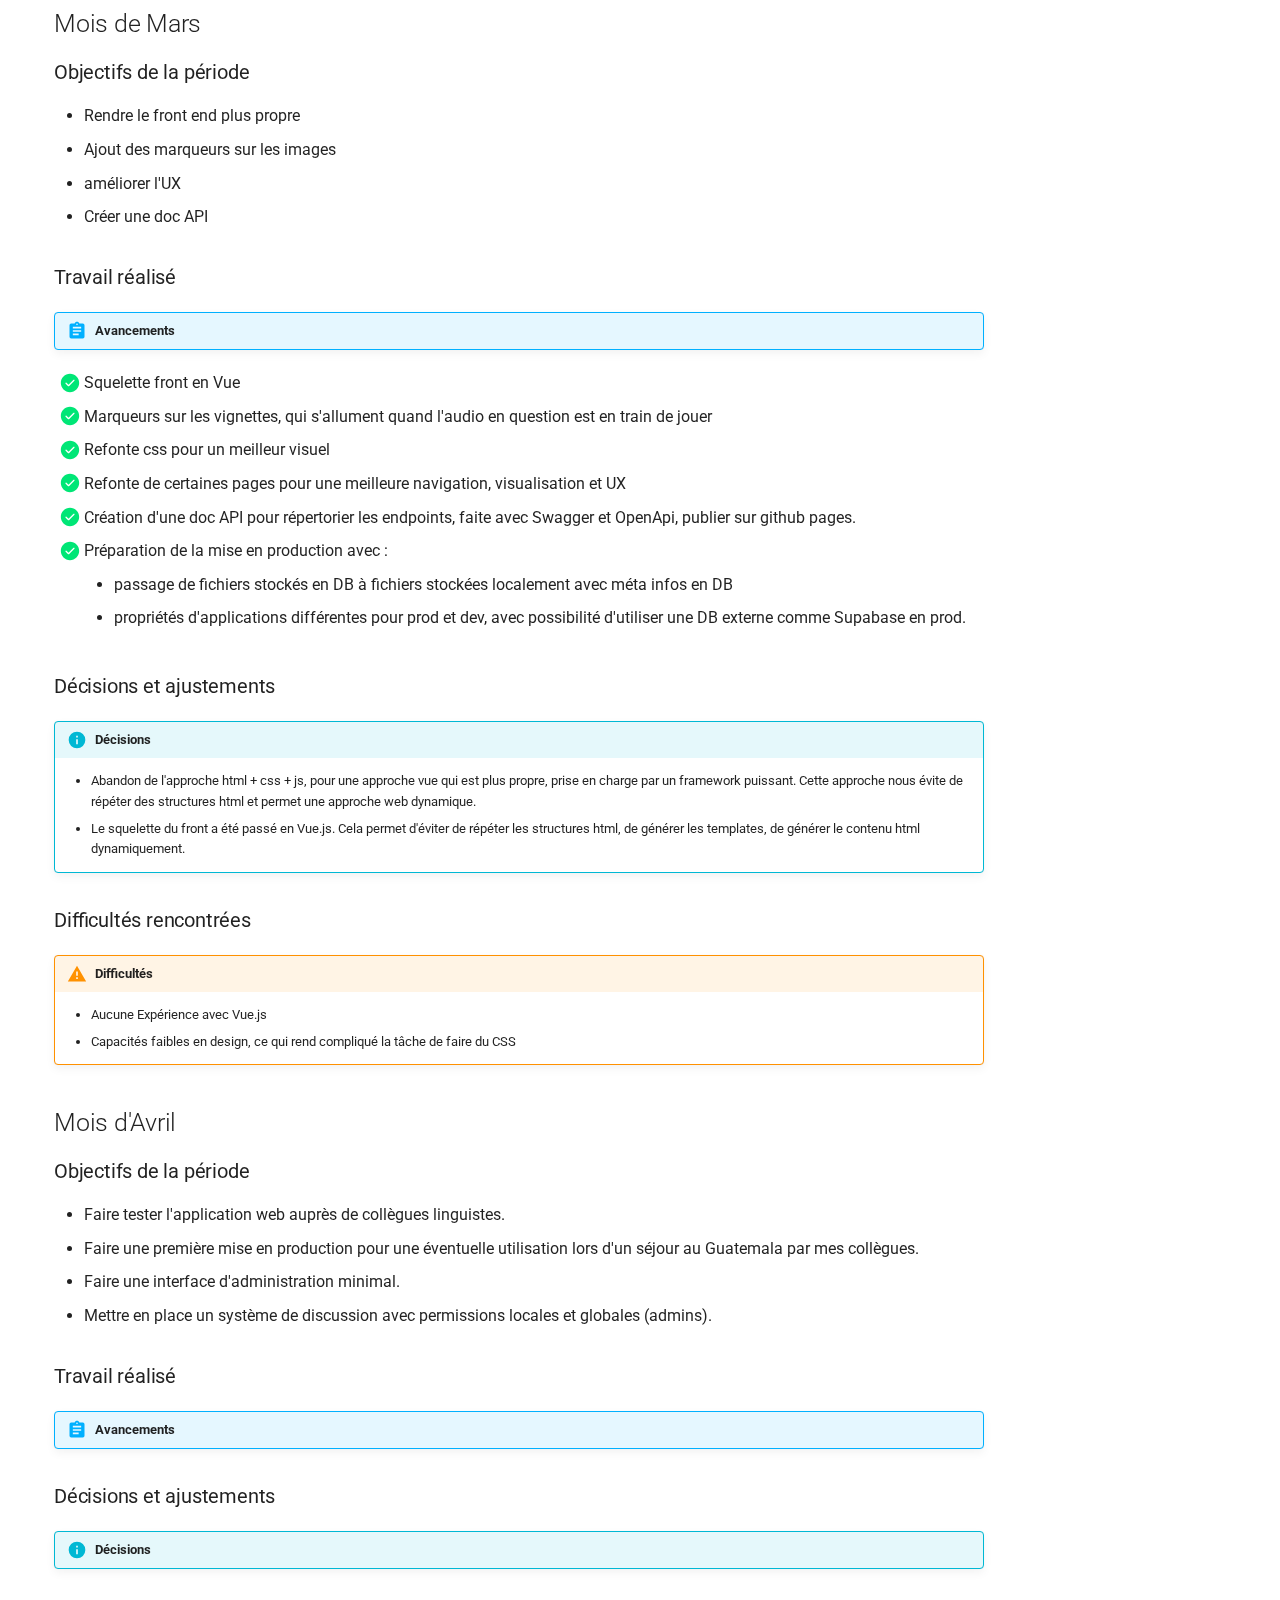
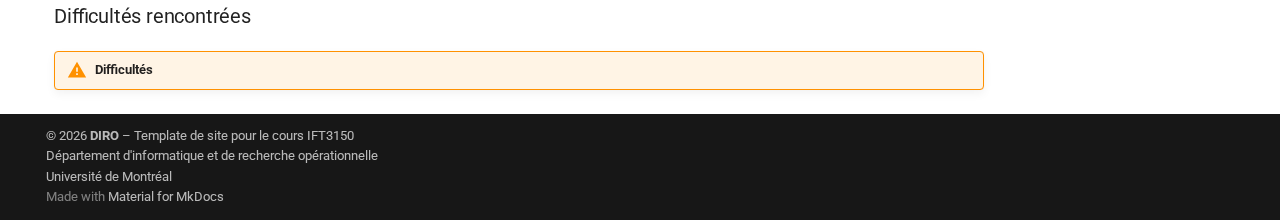
<file: suivi/index.html>
<!doctype html>
<html lang="fr" class="no-js">
  <head>
    
      <meta charset="utf-8">
      <meta name="viewport" content="width=device-width,initial-scale=1">
      
        <meta name="description" content="Template de site web pour le cours IFT3150">
      
      
        <meta name="author" content="Louis-Edouard Lafontant">
      
      
        <link rel="canonical" href="https://ift3150-template.github.io/suivi/">
      
      
        <link rel="prev" href="..">
      
      
        <link rel="next" href="../resume/">
      
      
        
      
      
      <link rel="icon" href="../assets/images/favicon.png">
      <meta name="generator" content="mkdocs-1.6.1, mkdocs-material-9.7.1">
    
    
      
        <title>Suivi du projet - Site de suivi IFT3150</title>
      
    
    
      <link rel="stylesheet" href="../assets/stylesheets/main.484c7ddc.min.css">
      
        
        <link rel="stylesheet" href="../assets/stylesheets/palette.ab4e12ef.min.css">
      
      


    
    
      
    
    
      
        
        
        <link rel="preconnect" href="https://fonts.gstatic.com" crossorigin>
        <link rel="stylesheet" href="https://fonts.googleapis.com/css?family=Roboto:300,300i,400,400i,700,700i%7CRoboto+Mono:400,400i,700,700i&display=fallback">
        <style>:root{--md-text-font:"Roboto";--md-code-font:"Roboto Mono"}</style>
      
    
    
    <script>__md_scope=new URL("..",location),__md_hash=e=>[...e].reduce(((e,_)=>(e<<5)-e+_.charCodeAt(0)),0),__md_get=(e,_=localStorage,t=__md_scope)=>JSON.parse(_.getItem(t.pathname+"."+e)),__md_set=(e,_,t=localStorage,a=__md_scope)=>{try{t.setItem(a.pathname+"."+e,JSON.stringify(_))}catch(e){}}</script>
    
      

    
    
  </head>
  
  
    
    
      
    
    
    
    
    <body dir="ltr" data-md-color-scheme="default" data-md-color-primary="indigo" data-md-color-accent="indigo">
  
    
    <input class="md-toggle" data-md-toggle="drawer" type="checkbox" id="__drawer" autocomplete="off">
    <input class="md-toggle" data-md-toggle="search" type="checkbox" id="__search" autocomplete="off">
    <label class="md-overlay" for="__drawer"></label>
    <div data-md-component="skip">
      
        
        <a href="#suivi-de-projet" class="md-skip">
          Aller au contenu
        </a>
      
    </div>
    <div data-md-component="announce">
      
    </div>
    
    
      

<header class="md-header" data-md-component="header">
  <nav class="md-header__inner md-grid" aria-label="En-tête">
    <a href=".." title="Site de suivi IFT3150" class="md-header__button md-logo" aria-label="Site de suivi IFT3150" data-md-component="logo">
      
  
  <svg xmlns="http://www.w3.org/2000/svg" viewBox="0 0 24 24"><path d="M12 8a3 3 0 0 0 3-3 3 3 0 0 0-3-3 3 3 0 0 0-3 3 3 3 0 0 0 3 3m0 3.54C9.64 9.35 6.5 8 3 8v11c3.5 0 6.64 1.35 9 3.54 2.36-2.19 5.5-3.54 9-3.54V8c-3.5 0-6.64 1.35-9 3.54"/></svg>

    </a>
    <label class="md-header__button md-icon" for="__drawer">
      
      <svg xmlns="http://www.w3.org/2000/svg" viewBox="0 0 24 24"><path d="M3 6h18v2H3zm0 5h18v2H3zm0 5h18v2H3z"/></svg>
    </label>
    <div class="md-header__title" data-md-component="header-title">
      <div class="md-header__ellipsis">
        <div class="md-header__topic">
          <span class="md-ellipsis">
            Site de suivi IFT3150
          </span>
        </div>
        <div class="md-header__topic" data-md-component="header-topic">
          <span class="md-ellipsis">
            
              Suivi du projet
            
          </span>
        </div>
      </div>
    </div>
    
      
        <form class="md-header__option" data-md-component="palette">
  
    
    
    
    <input class="md-option" data-md-color-media="" data-md-color-scheme="default" data-md-color-primary="indigo" data-md-color-accent="indigo"  aria-label="Switch to dark mode"  type="radio" name="__palette" id="__palette_0">
    
      <label class="md-header__button md-icon" title="Switch to dark mode" for="__palette_1" hidden>
        <svg xmlns="http://www.w3.org/2000/svg" viewBox="0 0 24 24"><path d="M12 8a4 4 0 0 0-4 4 4 4 0 0 0 4 4 4 4 0 0 0 4-4 4 4 0 0 0-4-4m0 10a6 6 0 0 1-6-6 6 6 0 0 1 6-6 6 6 0 0 1 6 6 6 6 0 0 1-6 6m8-9.31V4h-4.69L12 .69 8.69 4H4v4.69L.69 12 4 15.31V20h4.69L12 23.31 15.31 20H20v-4.69L23.31 12z"/></svg>
      </label>
    
  
    
    
    
    <input class="md-option" data-md-color-media="" data-md-color-scheme="slate" data-md-color-primary="indigo" data-md-color-accent="indigo"  aria-label="Switch to light mode"  type="radio" name="__palette" id="__palette_1">
    
      <label class="md-header__button md-icon" title="Switch to light mode" for="__palette_0" hidden>
        <svg xmlns="http://www.w3.org/2000/svg" viewBox="0 0 24 24"><path d="M12 18c-.89 0-1.74-.2-2.5-.55C11.56 16.5 13 14.42 13 12s-1.44-4.5-3.5-5.45C10.26 6.2 11.11 6 12 6a6 6 0 0 1 6 6 6 6 0 0 1-6 6m8-9.31V4h-4.69L12 .69 8.69 4H4v4.69L.69 12 4 15.31V20h4.69L12 23.31 15.31 20H20v-4.69L23.31 12z"/></svg>
      </label>
    
  
</form>
      
    
    
      <script>var palette=__md_get("__palette");if(palette&&palette.color){if("(prefers-color-scheme)"===palette.color.media){var media=matchMedia("(prefers-color-scheme: light)"),input=document.querySelector(media.matches?"[data-md-color-media='(prefers-color-scheme: light)']":"[data-md-color-media='(prefers-color-scheme: dark)']");palette.color.media=input.getAttribute("data-md-color-media"),palette.color.scheme=input.getAttribute("data-md-color-scheme"),palette.color.primary=input.getAttribute("data-md-color-primary"),palette.color.accent=input.getAttribute("data-md-color-accent")}for(var[key,value]of Object.entries(palette.color))document.body.setAttribute("data-md-color-"+key,value)}</script>
    
    
    
      
      
        <label class="md-header__button md-icon" for="__search">
          
          <svg xmlns="http://www.w3.org/2000/svg" viewBox="0 0 24 24"><path d="M9.5 3A6.5 6.5 0 0 1 16 9.5c0 1.61-.59 3.09-1.56 4.23l.27.27h.79l5 5-1.5 1.5-5-5v-.79l-.27-.27A6.52 6.52 0 0 1 9.5 16 6.5 6.5 0 0 1 3 9.5 6.5 6.5 0 0 1 9.5 3m0 2C7 5 5 7 5 9.5S7 14 9.5 14 14 12 14 9.5 12 5 9.5 5"/></svg>
        </label>
        <div class="md-search" data-md-component="search" role="dialog">
  <label class="md-search__overlay" for="__search"></label>
  <div class="md-search__inner" role="search">
    <form class="md-search__form" name="search">
      <input type="text" class="md-search__input" name="query" aria-label="Rechercher" placeholder="Rechercher" autocapitalize="off" autocorrect="off" autocomplete="off" spellcheck="false" data-md-component="search-query" required>
      <label class="md-search__icon md-icon" for="__search">
        
        <svg xmlns="http://www.w3.org/2000/svg" viewBox="0 0 24 24"><path d="M9.5 3A6.5 6.5 0 0 1 16 9.5c0 1.61-.59 3.09-1.56 4.23l.27.27h.79l5 5-1.5 1.5-5-5v-.79l-.27-.27A6.52 6.52 0 0 1 9.5 16 6.5 6.5 0 0 1 3 9.5 6.5 6.5 0 0 1 9.5 3m0 2C7 5 5 7 5 9.5S7 14 9.5 14 14 12 14 9.5 12 5 9.5 5"/></svg>
        
        <svg xmlns="http://www.w3.org/2000/svg" viewBox="0 0 24 24"><path d="M20 11v2H8l5.5 5.5-1.42 1.42L4.16 12l7.92-7.92L13.5 5.5 8 11z"/></svg>
      </label>
      <nav class="md-search__options" aria-label="Recherche">
        
          <a href="javascript:void(0)" class="md-search__icon md-icon" title="Partager" aria-label="Partager" data-clipboard data-clipboard-text="" data-md-component="search-share" tabindex="-1">
            
            <svg xmlns="http://www.w3.org/2000/svg" viewBox="0 0 24 24"><path d="M18 16.08c-.76 0-1.44.3-1.96.77L8.91 12.7c.05-.23.09-.46.09-.7s-.04-.47-.09-.7l7.05-4.11c.54.5 1.25.81 2.04.81a3 3 0 0 0 3-3 3 3 0 0 0-3-3 3 3 0 0 0-3 3c0 .24.04.47.09.7L8.04 9.81C7.5 9.31 6.79 9 6 9a3 3 0 0 0-3 3 3 3 0 0 0 3 3c.79 0 1.5-.31 2.04-.81l7.12 4.15c-.05.21-.08.43-.08.66 0 1.61 1.31 2.91 2.92 2.91s2.92-1.3 2.92-2.91A2.92 2.92 0 0 0 18 16.08"/></svg>
          </a>
        
        <button type="reset" class="md-search__icon md-icon" title="Effacer" aria-label="Effacer" tabindex="-1">
          
          <svg xmlns="http://www.w3.org/2000/svg" viewBox="0 0 24 24"><path d="M19 6.41 17.59 5 12 10.59 6.41 5 5 6.41 10.59 12 5 17.59 6.41 19 12 13.41 17.59 19 19 17.59 13.41 12z"/></svg>
        </button>
      </nav>
      
        <div class="md-search__suggest" data-md-component="search-suggest"></div>
      
    </form>
    <div class="md-search__output">
      <div class="md-search__scrollwrap" tabindex="0" data-md-scrollfix>
        <div class="md-search-result" data-md-component="search-result">
          <div class="md-search-result__meta">
            Initialisation de la recherche
          </div>
          <ol class="md-search-result__list" role="presentation"></ol>
        </div>
      </div>
    </div>
  </div>
</div>
      
    
    
      <div class="md-header__source">
        <a href="https://github.com/protolabo/vignette" title="Aller au dépôt" class="md-source" data-md-component="source">
  <div class="md-source__icon md-icon">
    
    <svg xmlns="http://www.w3.org/2000/svg" viewBox="0 0 448 512"><!--! Font Awesome Free 7.1.0 by @fontawesome - https://fontawesome.com License - https://fontawesome.com/license/free (Icons: CC BY 4.0, Fonts: SIL OFL 1.1, Code: MIT License) Copyright 2025 Fonticons, Inc.--><path d="M439.6 236.1 244 40.5c-5.4-5.5-12.8-8.5-20.4-8.5s-15 3-20.4 8.4L162.5 81l51.5 51.5c27.1-9.1 52.7 16.8 43.4 43.7l49.7 49.7c34.2-11.8 61.2 31 35.5 56.7-26.5 26.5-70.2-2.9-56-37.3L240.3 199v121.9c25.3 12.5 22.3 41.8 9.1 55-6.4 6.4-15.2 10.1-24.3 10.1s-17.8-3.6-24.3-10.1c-17.6-17.6-11.1-46.9 11.2-56v-123c-20.8-8.5-24.6-30.7-18.6-45L142.6 101 8.5 235.1C3 240.6 0 247.9 0 255.5s3 15 8.5 20.4l195.6 195.7c5.4 5.4 12.7 8.4 20.4 8.4s15-3 20.4-8.4l194.7-194.7c5.4-5.4 8.4-12.8 8.4-20.4s-3-15-8.4-20.4"/></svg>
  </div>
  <div class="md-source__repository">
    Vignette
  </div>
</a>
      </div>
    
  </nav>
  
</header>
    
    <div class="md-container" data-md-component="container">
      
      
        
          
            
<nav class="md-tabs" aria-label="Onglets" data-md-component="tabs">
  <div class="md-grid">
    <ul class="md-tabs__list">
      
        
  
  
  
  
    <li class="md-tabs__item">
      <a href=".." class="md-tabs__link">
        
  
  
    
  
  Vue d'ensemble

      </a>
    </li>
  

      
        
  
  
  
    
  
  
    <li class="md-tabs__item md-tabs__item--active">
      <a href="./" class="md-tabs__link">
        
  
  
    
  
  Suivi

      </a>
    </li>
  

      
        
  
  
  
  
    <li class="md-tabs__item">
      <a href="../resume/" class="md-tabs__link">
        
  
  
    
  
  Résumé

      </a>
    </li>
  

      
        
  
  
  
  
    
    
      <li class="md-tabs__item">
        <a href="../rapport/" class="md-tabs__link">
          
  
  
  Rapport

        </a>
      </li>
    
  

      
    </ul>
  </div>
</nav>
          
        
      
      <main class="md-main" data-md-component="main">
        <div class="md-main__inner md-grid">
          
            
              
              <div class="md-sidebar md-sidebar--primary" data-md-component="sidebar" data-md-type="navigation" >
                <div class="md-sidebar__scrollwrap">
                  <div class="md-sidebar__inner">
                    


  


<nav class="md-nav md-nav--primary md-nav--lifted" aria-label="Navigation" data-md-level="0">
  <label class="md-nav__title" for="__drawer">
    <a href=".." title="Site de suivi IFT3150" class="md-nav__button md-logo" aria-label="Site de suivi IFT3150" data-md-component="logo">
      
  
  <svg xmlns="http://www.w3.org/2000/svg" viewBox="0 0 24 24"><path d="M12 8a3 3 0 0 0 3-3 3 3 0 0 0-3-3 3 3 0 0 0-3 3 3 3 0 0 0 3 3m0 3.54C9.64 9.35 6.5 8 3 8v11c3.5 0 6.64 1.35 9 3.54 2.36-2.19 5.5-3.54 9-3.54V8c-3.5 0-6.64 1.35-9 3.54"/></svg>

    </a>
    Site de suivi IFT3150
  </label>
  
    <div class="md-nav__source">
      <a href="https://github.com/protolabo/vignette" title="Aller au dépôt" class="md-source" data-md-component="source">
  <div class="md-source__icon md-icon">
    
    <svg xmlns="http://www.w3.org/2000/svg" viewBox="0 0 448 512"><!--! Font Awesome Free 7.1.0 by @fontawesome - https://fontawesome.com License - https://fontawesome.com/license/free (Icons: CC BY 4.0, Fonts: SIL OFL 1.1, Code: MIT License) Copyright 2025 Fonticons, Inc.--><path d="M439.6 236.1 244 40.5c-5.4-5.5-12.8-8.5-20.4-8.5s-15 3-20.4 8.4L162.5 81l51.5 51.5c27.1-9.1 52.7 16.8 43.4 43.7l49.7 49.7c34.2-11.8 61.2 31 35.5 56.7-26.5 26.5-70.2-2.9-56-37.3L240.3 199v121.9c25.3 12.5 22.3 41.8 9.1 55-6.4 6.4-15.2 10.1-24.3 10.1s-17.8-3.6-24.3-10.1c-17.6-17.6-11.1-46.9 11.2-56v-123c-20.8-8.5-24.6-30.7-18.6-45L142.6 101 8.5 235.1C3 240.6 0 247.9 0 255.5s3 15 8.5 20.4l195.6 195.7c5.4 5.4 12.7 8.4 20.4 8.4s15-3 20.4-8.4l194.7-194.7c5.4-5.4 8.4-12.8 8.4-20.4s-3-15-8.4-20.4"/></svg>
  </div>
  <div class="md-source__repository">
    Vignette
  </div>
</a>
    </div>
  
  <ul class="md-nav__list" data-md-scrollfix>
    
      
      
  
  
  
  
    <li class="md-nav__item">
      <a href=".." class="md-nav__link">
        
  
  
  <span class="md-ellipsis">
    
  
    Vue d'ensemble
  

    
  </span>
  
  

      </a>
    </li>
  

    
      
      
  
  
    
  
  
  
    <li class="md-nav__item md-nav__item--active">
      
      <input class="md-nav__toggle md-toggle" type="checkbox" id="__toc">
      
      
        
      
      
        <label class="md-nav__link md-nav__link--active" for="__toc">
          
  
  
  <span class="md-ellipsis">
    
  
    Suivi
  

    
  </span>
  
  

          <span class="md-nav__icon md-icon"></span>
        </label>
      
      <a href="./" class="md-nav__link md-nav__link--active">
        
  
  
  <span class="md-ellipsis">
    
  
    Suivi
  

    
  </span>
  
  

      </a>
      
        

<nav class="md-nav md-nav--secondary" aria-label="Table des matières">
  
  
  
    
  
  
    <label class="md-nav__title" for="__toc">
      <span class="md-nav__icon md-icon"></span>
      Table des matières
    </label>
    <ul class="md-nav__list" data-md-component="toc" data-md-scrollfix>
      
        <li class="md-nav__item">
  <a href="#mois-de-janvier" class="md-nav__link">
    <span class="md-ellipsis">
      
        Mois de Janvier
      
    </span>
  </a>
  
    <nav class="md-nav" aria-label="Mois de Janvier">
      <ul class="md-nav__list">
        
          <li class="md-nav__item">
  <a href="#objectifs-de-la-periode" class="md-nav__link">
    <span class="md-ellipsis">
      
        Objectifs de la période
      
    </span>
  </a>
  
</li>
        
          <li class="md-nav__item">
  <a href="#travail-realise" class="md-nav__link">
    <span class="md-ellipsis">
      
        Travail réalisé
      
    </span>
  </a>
  
</li>
        
      </ul>
    </nav>
  
</li>
      
        <li class="md-nav__item">
  <a href="#mois-de-fevrier" class="md-nav__link">
    <span class="md-ellipsis">
      
        Mois de Février
      
    </span>
  </a>
  
    <nav class="md-nav" aria-label="Mois de Février">
      <ul class="md-nav__list">
        
          <li class="md-nav__item">
  <a href="#objectifs-de-la-periode_1" class="md-nav__link">
    <span class="md-ellipsis">
      
        Objectifs de la période
      
    </span>
  </a>
  
</li>
        
          <li class="md-nav__item">
  <a href="#travail-realise_1" class="md-nav__link">
    <span class="md-ellipsis">
      
        Travail réalisé
      
    </span>
  </a>
  
</li>
        
          <li class="md-nav__item">
  <a href="#decisions-et-ajustements" class="md-nav__link">
    <span class="md-ellipsis">
      
        Décisions et ajustements
      
    </span>
  </a>
  
</li>
        
          <li class="md-nav__item">
  <a href="#difficultes-rencontrees" class="md-nav__link">
    <span class="md-ellipsis">
      
        Difficultés rencontrées
      
    </span>
  </a>
  
</li>
        
      </ul>
    </nav>
  
</li>
      
        <li class="md-nav__item">
  <a href="#mois-de-mars" class="md-nav__link">
    <span class="md-ellipsis">
      
        Mois de Mars
      
    </span>
  </a>
  
    <nav class="md-nav" aria-label="Mois de Mars">
      <ul class="md-nav__list">
        
          <li class="md-nav__item">
  <a href="#objectifs-de-la-periode_2" class="md-nav__link">
    <span class="md-ellipsis">
      
        Objectifs de la période
      
    </span>
  </a>
  
</li>
        
          <li class="md-nav__item">
  <a href="#travail-realise_2" class="md-nav__link">
    <span class="md-ellipsis">
      
        Travail réalisé
      
    </span>
  </a>
  
</li>
        
          <li class="md-nav__item">
  <a href="#decisions-et-ajustements_1" class="md-nav__link">
    <span class="md-ellipsis">
      
        Décisions et ajustements
      
    </span>
  </a>
  
</li>
        
          <li class="md-nav__item">
  <a href="#difficultes-rencontrees_1" class="md-nav__link">
    <span class="md-ellipsis">
      
        Difficultés rencontrées
      
    </span>
  </a>
  
</li>
        
      </ul>
    </nav>
  
</li>
      
        <li class="md-nav__item">
  <a href="#mois-davril" class="md-nav__link">
    <span class="md-ellipsis">
      
        Mois d'Avril
      
    </span>
  </a>
  
    <nav class="md-nav" aria-label="Mois d&#39;Avril">
      <ul class="md-nav__list">
        
          <li class="md-nav__item">
  <a href="#objectifs-de-la-periode_3" class="md-nav__link">
    <span class="md-ellipsis">
      
        Objectifs de la période
      
    </span>
  </a>
  
</li>
        
          <li class="md-nav__item">
  <a href="#travail-realise_3" class="md-nav__link">
    <span class="md-ellipsis">
      
        Travail réalisé
      
    </span>
  </a>
  
</li>
        
          <li class="md-nav__item">
  <a href="#decisions-et-ajustements_2" class="md-nav__link">
    <span class="md-ellipsis">
      
        Décisions et ajustements
      
    </span>
  </a>
  
</li>
        
          <li class="md-nav__item">
  <a href="#difficultes-rencontrees_2" class="md-nav__link">
    <span class="md-ellipsis">
      
        Difficultés rencontrées
      
    </span>
  </a>
  
</li>
        
      </ul>
    </nav>
  
</li>
      
    </ul>
  
</nav>
      
    </li>
  

    
      
      
  
  
  
  
    <li class="md-nav__item">
      <a href="../resume/" class="md-nav__link">
        
  
  
  <span class="md-ellipsis">
    
  
    Résumé
  

    
  </span>
  
  

      </a>
    </li>
  

    
      
      
  
  
  
  
    
    
    
    
      
      
        
      
    
    
    <li class="md-nav__item md-nav__item--nested">
      
        
        
          
        
        <input class="md-nav__toggle md-toggle md-toggle--indeterminate" type="checkbox" id="__nav_4" >
        
          
          <label class="md-nav__link" for="__nav_4" id="__nav_4_label" tabindex="0">
            
  
  
  <span class="md-ellipsis">
    
  
    Rapport
  

    
  </span>
  
  

            <span class="md-nav__icon md-icon"></span>
          </label>
        
        <nav class="md-nav" data-md-level="1" aria-labelledby="__nav_4_label" aria-expanded="false">
          <label class="md-nav__title" for="__nav_4">
            <span class="md-nav__icon md-icon"></span>
            
  
    Rapport
  

          </label>
          <ul class="md-nav__list" data-md-scrollfix>
            
              
                
  
  
  
  
    <li class="md-nav__item">
      <a href="../rapport/" class="md-nav__link">
        
  
  
  <span class="md-ellipsis">
    
  
    Introduction
  

    
  </span>
  
  

      </a>
    </li>
  

              
            
              
                
  
  
  
  
    <li class="md-nav__item">
      <a href="../rapport/analyse/" class="md-nav__link">
        
  
  
  <span class="md-ellipsis">
    
  
    Études préliminaires
  

    
  </span>
  
  

      </a>
    </li>
  

              
            
              
                
  
  
  
  
    <li class="md-nav__item">
      <a href="../rapport/conception/" class="md-nav__link">
        
  
  
  <span class="md-ellipsis">
    
  
    Conception
  

    
  </span>
  
  

      </a>
    </li>
  

              
            
              
                
  
  
  
  
    <li class="md-nav__item">
      <a href="../rapport/implementation/" class="md-nav__link">
        
  
  
  <span class="md-ellipsis">
    
  
    Implémentation
  

    
  </span>
  
  

      </a>
    </li>
  

              
            
              
                
  
  
  
  
    <li class="md-nav__item">
      <a href="../rapport/evaluation/" class="md-nav__link">
        
  
  
  <span class="md-ellipsis">
    
  
    Tests & Évaluation
  

    
  </span>
  
  

      </a>
    </li>
  

              
            
              
                
  
  
  
  
    <li class="md-nav__item">
      <a href="../rapport/resultat/" class="md-nav__link">
        
  
  
  <span class="md-ellipsis">
    
  
    Discussion
  

    
  </span>
  
  

      </a>
    </li>
  

              
            
              
                
  
  
  
  
    <li class="md-nav__item">
      <a href="../rapport/references/" class="md-nav__link">
        
  
  
  <span class="md-ellipsis">
    
  
    Références
  

    
  </span>
  
  

      </a>
    </li>
  

              
            
          </ul>
        </nav>
      
    </li>
  

    
  </ul>
</nav>
                  </div>
                </div>
              </div>
            
            
              
              <div class="md-sidebar md-sidebar--secondary" data-md-component="sidebar" data-md-type="toc" >
                <div class="md-sidebar__scrollwrap">
                  <div class="md-sidebar__inner">
                    

<nav class="md-nav md-nav--secondary" aria-label="Table des matières">
  
  
  
    
  
  
    <label class="md-nav__title" for="__toc">
      <span class="md-nav__icon md-icon"></span>
      Table des matières
    </label>
    <ul class="md-nav__list" data-md-component="toc" data-md-scrollfix>
      
        <li class="md-nav__item">
  <a href="#mois-de-janvier" class="md-nav__link">
    <span class="md-ellipsis">
      
        Mois de Janvier
      
    </span>
  </a>
  
    <nav class="md-nav" aria-label="Mois de Janvier">
      <ul class="md-nav__list">
        
          <li class="md-nav__item">
  <a href="#objectifs-de-la-periode" class="md-nav__link">
    <span class="md-ellipsis">
      
        Objectifs de la période
      
    </span>
  </a>
  
</li>
        
          <li class="md-nav__item">
  <a href="#travail-realise" class="md-nav__link">
    <span class="md-ellipsis">
      
        Travail réalisé
      
    </span>
  </a>
  
</li>
        
      </ul>
    </nav>
  
</li>
      
        <li class="md-nav__item">
  <a href="#mois-de-fevrier" class="md-nav__link">
    <span class="md-ellipsis">
      
        Mois de Février
      
    </span>
  </a>
  
    <nav class="md-nav" aria-label="Mois de Février">
      <ul class="md-nav__list">
        
          <li class="md-nav__item">
  <a href="#objectifs-de-la-periode_1" class="md-nav__link">
    <span class="md-ellipsis">
      
        Objectifs de la période
      
    </span>
  </a>
  
</li>
        
          <li class="md-nav__item">
  <a href="#travail-realise_1" class="md-nav__link">
    <span class="md-ellipsis">
      
        Travail réalisé
      
    </span>
  </a>
  
</li>
        
          <li class="md-nav__item">
  <a href="#decisions-et-ajustements" class="md-nav__link">
    <span class="md-ellipsis">
      
        Décisions et ajustements
      
    </span>
  </a>
  
</li>
        
          <li class="md-nav__item">
  <a href="#difficultes-rencontrees" class="md-nav__link">
    <span class="md-ellipsis">
      
        Difficultés rencontrées
      
    </span>
  </a>
  
</li>
        
      </ul>
    </nav>
  
</li>
      
        <li class="md-nav__item">
  <a href="#mois-de-mars" class="md-nav__link">
    <span class="md-ellipsis">
      
        Mois de Mars
      
    </span>
  </a>
  
    <nav class="md-nav" aria-label="Mois de Mars">
      <ul class="md-nav__list">
        
          <li class="md-nav__item">
  <a href="#objectifs-de-la-periode_2" class="md-nav__link">
    <span class="md-ellipsis">
      
        Objectifs de la période
      
    </span>
  </a>
  
</li>
        
          <li class="md-nav__item">
  <a href="#travail-realise_2" class="md-nav__link">
    <span class="md-ellipsis">
      
        Travail réalisé
      
    </span>
  </a>
  
</li>
        
          <li class="md-nav__item">
  <a href="#decisions-et-ajustements_1" class="md-nav__link">
    <span class="md-ellipsis">
      
        Décisions et ajustements
      
    </span>
  </a>
  
</li>
        
          <li class="md-nav__item">
  <a href="#difficultes-rencontrees_1" class="md-nav__link">
    <span class="md-ellipsis">
      
        Difficultés rencontrées
      
    </span>
  </a>
  
</li>
        
      </ul>
    </nav>
  
</li>
      
        <li class="md-nav__item">
  <a href="#mois-davril" class="md-nav__link">
    <span class="md-ellipsis">
      
        Mois d'Avril
      
    </span>
  </a>
  
    <nav class="md-nav" aria-label="Mois d&#39;Avril">
      <ul class="md-nav__list">
        
          <li class="md-nav__item">
  <a href="#objectifs-de-la-periode_3" class="md-nav__link">
    <span class="md-ellipsis">
      
        Objectifs de la période
      
    </span>
  </a>
  
</li>
        
          <li class="md-nav__item">
  <a href="#travail-realise_3" class="md-nav__link">
    <span class="md-ellipsis">
      
        Travail réalisé
      
    </span>
  </a>
  
</li>
        
          <li class="md-nav__item">
  <a href="#decisions-et-ajustements_2" class="md-nav__link">
    <span class="md-ellipsis">
      
        Décisions et ajustements
      
    </span>
  </a>
  
</li>
        
          <li class="md-nav__item">
  <a href="#difficultes-rencontrees_2" class="md-nav__link">
    <span class="md-ellipsis">
      
        Difficultés rencontrées
      
    </span>
  </a>
  
</li>
        
      </ul>
    </nav>
  
</li>
      
    </ul>
  
</nav>
                  </div>
                </div>
              </div>
            
          
          
            <div class="md-content" data-md-component="content">
              
              <article class="md-content__inner md-typeset">
                
                  


  
  


<style>
    @media screen and (min-width: 76em) {
        .md-sidebar--primary {
            display: none !important;
        }
    }
</style>

<h1 id="suivi-de-projet">Suivi de projet<a class="headerlink" href="#suivi-de-projet" title="Permanent link">&para;</a></h1>
<hr />
<h2 id="mois-de-janvier">Mois de Janvier<a class="headerlink" href="#mois-de-janvier" title="Permanent link">&para;</a></h2>
<h3 id="objectifs-de-la-periode">Objectifs de la période<a class="headerlink" href="#objectifs-de-la-periode" title="Permanent link">&para;</a></h3>
<ul>
<li>Clarifier la problématique</li>
<li>Explorer les solutions et travaux existantes</li>
<li>Clarifier les objectifs du projet et la solution envisagée</li>
</ul>
<h3 id="travail-realise">Travail réalisé<a class="headerlink" href="#travail-realise" title="Permanent link">&para;</a></h3>
<div class="admonition abstract">
<p class="admonition-title">Avancement</p>
</div>
<ul class="task-list">
<li class="task-list-item"><label class="task-list-control"><input type="checkbox" disabled checked/><span class="task-list-indicator"></span></label> Analyse des travaux existantes</li>
<li class="task-list-item"><label class="task-list-control"><input type="checkbox" disabled checked/><span class="task-list-indicator"></span></label> Analyse des besoins que le projet pourrait combler</li>
</ul>
<h2 id="mois-de-fevrier">Mois de Février<a class="headerlink" href="#mois-de-fevrier" title="Permanent link">&para;</a></h2>
<h3 id="objectifs-de-la-periode_1">Objectifs de la période<a class="headerlink" href="#objectifs-de-la-periode_1" title="Permanent link">&para;</a></h3>
<ul>
<li>Développer le squelette, peu susceptible de changer par la suite</li>
<li>Planifier la gestion des audios</li>
<li>Développer une interface minimaliste et fonctionnelle</li>
</ul>
<h3 id="travail-realise_1">Travail réalisé<a class="headerlink" href="#travail-realise_1" title="Permanent link">&para;</a></h3>
<div class="admonition abstract">
<p class="admonition-title">Avancements</p>
</div>
<ul class="task-list">
<li class="task-list-item"><label class="task-list-control"><input type="checkbox" disabled checked/><span class="task-list-indicator"></span></label> Structure de BDD</li>
<li class="task-list-item"><label class="task-list-control"><input type="checkbox" disabled checked/><span class="task-list-indicator"></span></label> Squelette du Backend Java</li>
<li class="task-list-item"><label class="task-list-control"><input type="checkbox" disabled checked/><span class="task-list-indicator"></span></label> Interface minimaliste</li>
<li class="task-list-item"><label class="task-list-control"><input type="checkbox" disabled checked/><span class="task-list-indicator"></span></label> Squelette de gestion des audios</li>
</ul>
<h3 id="decisions-et-ajustements">Décisions et ajustements<a class="headerlink" href="#decisions-et-ajustements" title="Permanent link">&para;</a></h3>
<div class="admonition info">
<p class="admonition-title">Décisions</p>
<ul>
<li>
<p>Abandon de l'approche MVC ou le serveur web est aussi géré par Java dans le même module</p>
</li>
<li>
<p>On remplace par une API REST + un front "pure web"</p>
</li>
</ul>
</div>
<h3 id="difficultes-rencontrees">Difficultés rencontrées<a class="headerlink" href="#difficultes-rencontrees" title="Permanent link">&para;</a></h3>
<div class="admonition warning">
<p class="admonition-title">Difficultés</p>
<ul>
<li>
<p>Peu d'expérience avec REST -&gt; nécessité d'apprendre</p>
</li>
<li>
<p>Aucune expérience d'utilisation exclusive de JS pour une gestion web</p>
</li>
</ul>
</div>
<h2 id="mois-de-mars">Mois de Mars<a class="headerlink" href="#mois-de-mars" title="Permanent link">&para;</a></h2>
<h3 id="objectifs-de-la-periode_2">Objectifs de la période<a class="headerlink" href="#objectifs-de-la-periode_2" title="Permanent link">&para;</a></h3>
<ul>
<li>Rendre le front end plus propre</li>
<li>Ajout des marqueurs sur les images</li>
<li>améliorer l'UX</li>
<li>Créer une doc API</li>
</ul>
<h3 id="travail-realise_2">Travail réalisé<a class="headerlink" href="#travail-realise_2" title="Permanent link">&para;</a></h3>
<div class="admonition abstract">
<p class="admonition-title">Avancements</p>
</div>
<ul class="task-list">
<li class="task-list-item"><label class="task-list-control"><input type="checkbox" disabled checked/><span class="task-list-indicator"></span></label> Squelette front en Vue</li>
<li class="task-list-item"><label class="task-list-control"><input type="checkbox" disabled checked/><span class="task-list-indicator"></span></label> Marqueurs sur les vignettes, qui s'allument quand l'audio en question est en train de jouer</li>
<li class="task-list-item"><label class="task-list-control"><input type="checkbox" disabled checked/><span class="task-list-indicator"></span></label> Refonte css pour un meilleur visuel</li>
<li class="task-list-item"><label class="task-list-control"><input type="checkbox" disabled checked/><span class="task-list-indicator"></span></label> Refonte de certaines pages pour une meilleure navigation, visualisation et UX</li>
<li class="task-list-item"><label class="task-list-control"><input type="checkbox" disabled checked/><span class="task-list-indicator"></span></label> Création d'une doc API pour répertorier les endpoints, faite avec Swagger et OpenApi, publier sur github pages.</li>
<li class="task-list-item"><label class="task-list-control"><input type="checkbox" disabled checked/><span class="task-list-indicator"></span></label> Préparation de la mise en production avec :<ul>
<li>passage de fichiers stockés en DB à fichiers stockées localement avec méta infos en DB</li>
<li>propriétés d'applications différentes pour prod et dev, avec possibilité d'utiliser une DB externe comme Supabase
  en prod.</li>
</ul>
</li>
</ul>
<h3 id="decisions-et-ajustements_1">Décisions et ajustements<a class="headerlink" href="#decisions-et-ajustements_1" title="Permanent link">&para;</a></h3>
<div class="admonition info">
<p class="admonition-title">Décisions</p>
<ul>
<li>Abandon de l'approche html + css + js, pour une approche vue qui est plus propre, prise en charge par un framework puissant. Cette approche nous évite de répéter des structures html et permet une approche web dynamique.</li>
<li>Le squelette du front a été passé en Vue.js. Cela permet d'éviter de répéter les structures html, de générer les templates, de générer le contenu html dynamiquement.</li>
</ul>
</div>
<h3 id="difficultes-rencontrees_1">Difficultés rencontrées<a class="headerlink" href="#difficultes-rencontrees_1" title="Permanent link">&para;</a></h3>
<div class="admonition warning">
<p class="admonition-title">Difficultés</p>
<ul>
<li>Aucune Expérience avec Vue.js</li>
<li>Capacités faibles en design, ce qui rend compliqué la tâche de faire du CSS</li>
</ul>
</div>
<h2 id="mois-davril">Mois d'Avril<a class="headerlink" href="#mois-davril" title="Permanent link">&para;</a></h2>
<h3 id="objectifs-de-la-periode_3">Objectifs de la période<a class="headerlink" href="#objectifs-de-la-periode_3" title="Permanent link">&para;</a></h3>
<ul>
<li>Faire tester l'application web auprès de collègues linguistes.</li>
<li>Faire une première mise en production pour une éventuelle utilisation lors d'un séjour au Guatemala par mes collègues.</li>
<li>Faire une interface d'administration minimal.</li>
<li>Mettre en place un système de discussion avec permissions locales et globales (admins).</li>
</ul>
<h3 id="travail-realise_3">Travail réalisé<a class="headerlink" href="#travail-realise_3" title="Permanent link">&para;</a></h3>
<div class="admonition abstract">
<p class="admonition-title">Avancements</p>
</div>
<h3 id="decisions-et-ajustements_2">Décisions et ajustements<a class="headerlink" href="#decisions-et-ajustements_2" title="Permanent link">&para;</a></h3>
<div class="admonition info">
<p class="admonition-title">Décisions</p>
</div>
<h3 id="difficultes-rencontrees_2">Difficultés rencontrées<a class="headerlink" href="#difficultes-rencontrees_2" title="Permanent link">&para;</a></h3>
<div class="admonition warning">
<p class="admonition-title">Difficultés</p>
</div>







  
  






                
              </article>
            </div>
          
          
  <script>var tabs=__md_get("__tabs");if(Array.isArray(tabs))e:for(var set of document.querySelectorAll(".tabbed-set")){var labels=set.querySelector(".tabbed-labels");for(var tab of tabs)for(var label of labels.getElementsByTagName("label"))if(label.innerText.trim()===tab){var input=document.getElementById(label.htmlFor);input.checked=!0;continue e}}</script>

<script>var target=document.getElementById(location.hash.slice(1));target&&target.name&&(target.checked=target.name.startsWith("__tabbed_"))</script>
        </div>
        
          <button type="button" class="md-top md-icon" data-md-component="top" hidden>
  
  <svg xmlns="http://www.w3.org/2000/svg" viewBox="0 0 24 24"><path d="M13 20h-2V8l-5.5 5.5-1.42-1.42L12 4.16l7.92 7.92-1.42 1.42L13 8z"/></svg>
  Retour en haut de la page
</button>
        
      </main>
      
        <footer class="md-footer">
  
  <div class="md-footer-meta md-typeset">
    <div class="md-footer-meta__inner md-grid">
      <div class="md-copyright">
  
    <div class="md-copyright__highlight">
      &copy; 2026 <b>DIRO</b> &ndash; Template de site pour le cours IFT3150 <br>Département d'informatique et de recherche opérationnelle <br>Université de Montréal
    </div>
  
  
    Made with
    <a href="https://squidfunk.github.io/mkdocs-material/" target="_blank" rel="noopener">
      Material for MkDocs
    </a>
  
</div>
      
    </div>
  </div>
</footer>
      
    </div>
    <div class="md-dialog" data-md-component="dialog">
      <div class="md-dialog__inner md-typeset"></div>
    </div>
    
    
    
      
      
      <script id="__config" type="application/json">{"annotate": null, "base": "..", "features": ["navigation.instant", "navigation.tabs", "navigation.sections", "navigation.expand", "navigation.top", "search.highlight", "search.suggest", "search.share", "content.tabs.link", "content.code.copy", "content.code.annotate"], "search": "../assets/javascripts/workers/search.2c215733.min.js", "tags": null, "translations": {"clipboard.copied": "Copi\u00e9 dans le presse-papier", "clipboard.copy": "Copier dans le presse-papier", "search.result.more.one": "1 de plus sur cette page", "search.result.more.other": "# de plus sur cette page", "search.result.none": "Aucun document trouv\u00e9", "search.result.one": "1 document trouv\u00e9", "search.result.other": "# documents trouv\u00e9s", "search.result.placeholder": "Taper pour d\u00e9marrer la recherche", "search.result.term.missing": "Non trouv\u00e9", "select.version": "S\u00e9lectionner la version"}, "version": null}</script>
    
    
      <script src="../assets/javascripts/bundle.79ae519e.min.js"></script>
      
    
  </body>
</html>
</file>
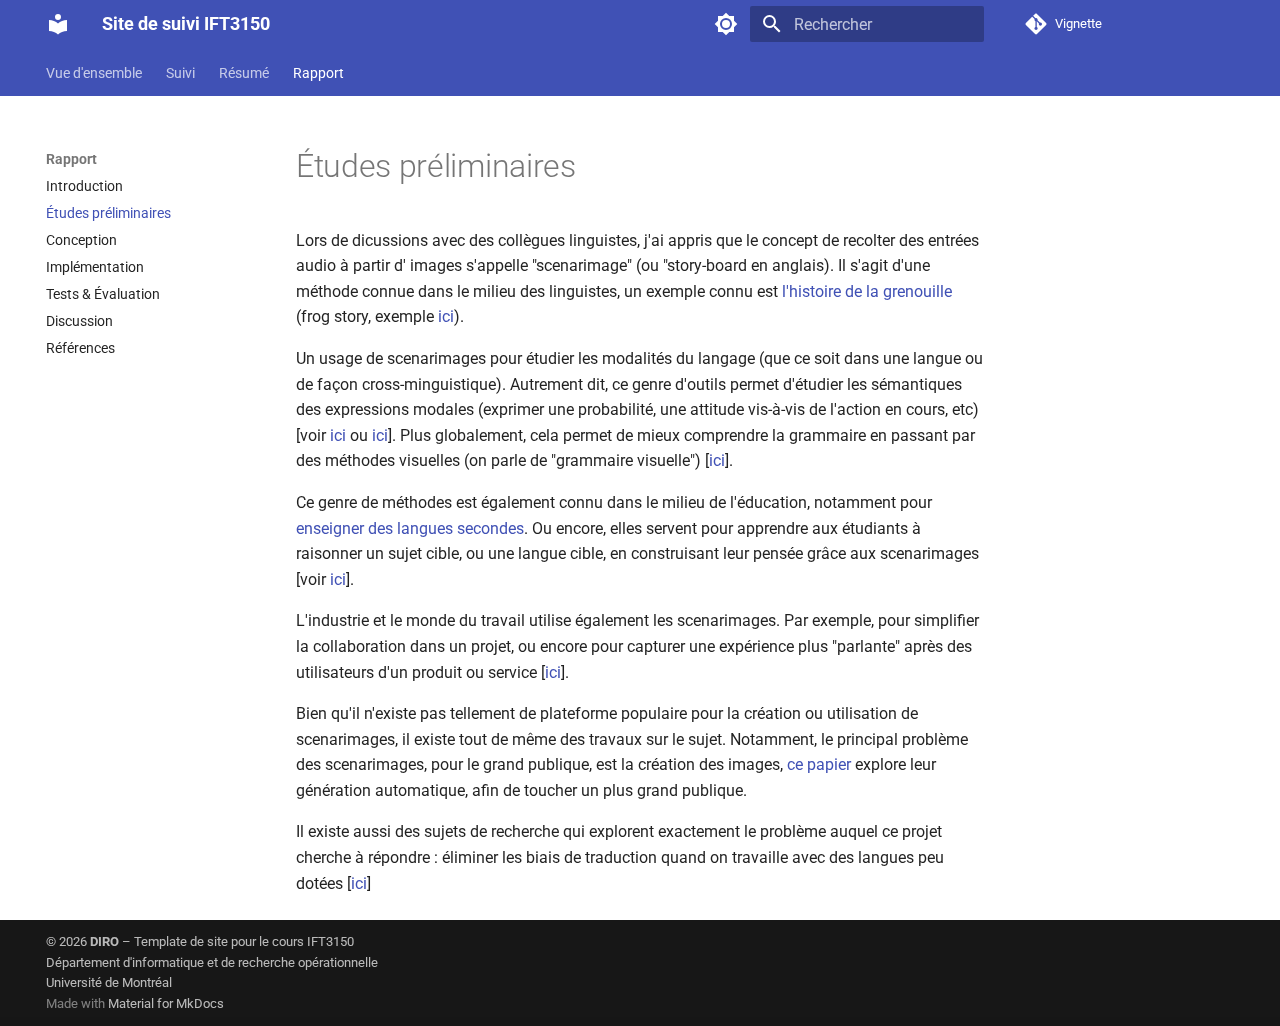
<file: rapport/analyse/index.html>
<!doctype html>
<html lang="fr" class="no-js">
  <head>
    
      <meta charset="utf-8">
      <meta name="viewport" content="width=device-width,initial-scale=1">
      
        <meta name="description" content="Template de site web pour le cours IFT3150">
      
      
        <meta name="author" content="Louis-Edouard Lafontant">
      
      
        <link rel="canonical" href="https://ift3150-template.github.io/rapport/analyse/">
      
      
        <link rel="prev" href="../">
      
      
        <link rel="next" href="../conception/">
      
      
        
      
      
      <link rel="icon" href="../../assets/images/favicon.png">
      <meta name="generator" content="mkdocs-1.6.1, mkdocs-material-9.7.1">
    
    
      
        <title>Études préliminaires - Site de suivi IFT3150</title>
      
    
    
      <link rel="stylesheet" href="../../assets/stylesheets/main.484c7ddc.min.css">
      
        
        <link rel="stylesheet" href="../../assets/stylesheets/palette.ab4e12ef.min.css">
      
      


    
    
      
    
    
      
        
        
        <link rel="preconnect" href="https://fonts.gstatic.com" crossorigin>
        <link rel="stylesheet" href="https://fonts.googleapis.com/css?family=Roboto:300,300i,400,400i,700,700i%7CRoboto+Mono:400,400i,700,700i&display=fallback">
        <style>:root{--md-text-font:"Roboto";--md-code-font:"Roboto Mono"}</style>
      
    
    
    <script>__md_scope=new URL("../..",location),__md_hash=e=>[...e].reduce(((e,_)=>(e<<5)-e+_.charCodeAt(0)),0),__md_get=(e,_=localStorage,t=__md_scope)=>JSON.parse(_.getItem(t.pathname+"."+e)),__md_set=(e,_,t=localStorage,a=__md_scope)=>{try{t.setItem(a.pathname+"."+e,JSON.stringify(_))}catch(e){}}</script>
    
      

    
    
  </head>
  
  
    
    
      
    
    
    
    
    <body dir="ltr" data-md-color-scheme="default" data-md-color-primary="indigo" data-md-color-accent="indigo">
  
    
    <input class="md-toggle" data-md-toggle="drawer" type="checkbox" id="__drawer" autocomplete="off">
    <input class="md-toggle" data-md-toggle="search" type="checkbox" id="__search" autocomplete="off">
    <label class="md-overlay" for="__drawer"></label>
    <div data-md-component="skip">
      
        
        <a href="#etudes-preliminaires" class="md-skip">
          Aller au contenu
        </a>
      
    </div>
    <div data-md-component="announce">
      
    </div>
    
    
      

<header class="md-header" data-md-component="header">
  <nav class="md-header__inner md-grid" aria-label="En-tête">
    <a href="../.." title="Site de suivi IFT3150" class="md-header__button md-logo" aria-label="Site de suivi IFT3150" data-md-component="logo">
      
  
  <svg xmlns="http://www.w3.org/2000/svg" viewBox="0 0 24 24"><path d="M12 8a3 3 0 0 0 3-3 3 3 0 0 0-3-3 3 3 0 0 0-3 3 3 3 0 0 0 3 3m0 3.54C9.64 9.35 6.5 8 3 8v11c3.5 0 6.64 1.35 9 3.54 2.36-2.19 5.5-3.54 9-3.54V8c-3.5 0-6.64 1.35-9 3.54"/></svg>

    </a>
    <label class="md-header__button md-icon" for="__drawer">
      
      <svg xmlns="http://www.w3.org/2000/svg" viewBox="0 0 24 24"><path d="M3 6h18v2H3zm0 5h18v2H3zm0 5h18v2H3z"/></svg>
    </label>
    <div class="md-header__title" data-md-component="header-title">
      <div class="md-header__ellipsis">
        <div class="md-header__topic">
          <span class="md-ellipsis">
            Site de suivi IFT3150
          </span>
        </div>
        <div class="md-header__topic" data-md-component="header-topic">
          <span class="md-ellipsis">
            
              Études préliminaires
            
          </span>
        </div>
      </div>
    </div>
    
      
        <form class="md-header__option" data-md-component="palette">
  
    
    
    
    <input class="md-option" data-md-color-media="" data-md-color-scheme="default" data-md-color-primary="indigo" data-md-color-accent="indigo"  aria-label="Switch to dark mode"  type="radio" name="__palette" id="__palette_0">
    
      <label class="md-header__button md-icon" title="Switch to dark mode" for="__palette_1" hidden>
        <svg xmlns="http://www.w3.org/2000/svg" viewBox="0 0 24 24"><path d="M12 8a4 4 0 0 0-4 4 4 4 0 0 0 4 4 4 4 0 0 0 4-4 4 4 0 0 0-4-4m0 10a6 6 0 0 1-6-6 6 6 0 0 1 6-6 6 6 0 0 1 6 6 6 6 0 0 1-6 6m8-9.31V4h-4.69L12 .69 8.69 4H4v4.69L.69 12 4 15.31V20h4.69L12 23.31 15.31 20H20v-4.69L23.31 12z"/></svg>
      </label>
    
  
    
    
    
    <input class="md-option" data-md-color-media="" data-md-color-scheme="slate" data-md-color-primary="indigo" data-md-color-accent="indigo"  aria-label="Switch to light mode"  type="radio" name="__palette" id="__palette_1">
    
      <label class="md-header__button md-icon" title="Switch to light mode" for="__palette_0" hidden>
        <svg xmlns="http://www.w3.org/2000/svg" viewBox="0 0 24 24"><path d="M12 18c-.89 0-1.74-.2-2.5-.55C11.56 16.5 13 14.42 13 12s-1.44-4.5-3.5-5.45C10.26 6.2 11.11 6 12 6a6 6 0 0 1 6 6 6 6 0 0 1-6 6m8-9.31V4h-4.69L12 .69 8.69 4H4v4.69L.69 12 4 15.31V20h4.69L12 23.31 15.31 20H20v-4.69L23.31 12z"/></svg>
      </label>
    
  
</form>
      
    
    
      <script>var palette=__md_get("__palette");if(palette&&palette.color){if("(prefers-color-scheme)"===palette.color.media){var media=matchMedia("(prefers-color-scheme: light)"),input=document.querySelector(media.matches?"[data-md-color-media='(prefers-color-scheme: light)']":"[data-md-color-media='(prefers-color-scheme: dark)']");palette.color.media=input.getAttribute("data-md-color-media"),palette.color.scheme=input.getAttribute("data-md-color-scheme"),palette.color.primary=input.getAttribute("data-md-color-primary"),palette.color.accent=input.getAttribute("data-md-color-accent")}for(var[key,value]of Object.entries(palette.color))document.body.setAttribute("data-md-color-"+key,value)}</script>
    
    
    
      
      
        <label class="md-header__button md-icon" for="__search">
          
          <svg xmlns="http://www.w3.org/2000/svg" viewBox="0 0 24 24"><path d="M9.5 3A6.5 6.5 0 0 1 16 9.5c0 1.61-.59 3.09-1.56 4.23l.27.27h.79l5 5-1.5 1.5-5-5v-.79l-.27-.27A6.52 6.52 0 0 1 9.5 16 6.5 6.5 0 0 1 3 9.5 6.5 6.5 0 0 1 9.5 3m0 2C7 5 5 7 5 9.5S7 14 9.5 14 14 12 14 9.5 12 5 9.5 5"/></svg>
        </label>
        <div class="md-search" data-md-component="search" role="dialog">
  <label class="md-search__overlay" for="__search"></label>
  <div class="md-search__inner" role="search">
    <form class="md-search__form" name="search">
      <input type="text" class="md-search__input" name="query" aria-label="Rechercher" placeholder="Rechercher" autocapitalize="off" autocorrect="off" autocomplete="off" spellcheck="false" data-md-component="search-query" required>
      <label class="md-search__icon md-icon" for="__search">
        
        <svg xmlns="http://www.w3.org/2000/svg" viewBox="0 0 24 24"><path d="M9.5 3A6.5 6.5 0 0 1 16 9.5c0 1.61-.59 3.09-1.56 4.23l.27.27h.79l5 5-1.5 1.5-5-5v-.79l-.27-.27A6.52 6.52 0 0 1 9.5 16 6.5 6.5 0 0 1 3 9.5 6.5 6.5 0 0 1 9.5 3m0 2C7 5 5 7 5 9.5S7 14 9.5 14 14 12 14 9.5 12 5 9.5 5"/></svg>
        
        <svg xmlns="http://www.w3.org/2000/svg" viewBox="0 0 24 24"><path d="M20 11v2H8l5.5 5.5-1.42 1.42L4.16 12l7.92-7.92L13.5 5.5 8 11z"/></svg>
      </label>
      <nav class="md-search__options" aria-label="Recherche">
        
          <a href="javascript:void(0)" class="md-search__icon md-icon" title="Partager" aria-label="Partager" data-clipboard data-clipboard-text="" data-md-component="search-share" tabindex="-1">
            
            <svg xmlns="http://www.w3.org/2000/svg" viewBox="0 0 24 24"><path d="M18 16.08c-.76 0-1.44.3-1.96.77L8.91 12.7c.05-.23.09-.46.09-.7s-.04-.47-.09-.7l7.05-4.11c.54.5 1.25.81 2.04.81a3 3 0 0 0 3-3 3 3 0 0 0-3-3 3 3 0 0 0-3 3c0 .24.04.47.09.7L8.04 9.81C7.5 9.31 6.79 9 6 9a3 3 0 0 0-3 3 3 3 0 0 0 3 3c.79 0 1.5-.31 2.04-.81l7.12 4.15c-.05.21-.08.43-.08.66 0 1.61 1.31 2.91 2.92 2.91s2.92-1.3 2.92-2.91A2.92 2.92 0 0 0 18 16.08"/></svg>
          </a>
        
        <button type="reset" class="md-search__icon md-icon" title="Effacer" aria-label="Effacer" tabindex="-1">
          
          <svg xmlns="http://www.w3.org/2000/svg" viewBox="0 0 24 24"><path d="M19 6.41 17.59 5 12 10.59 6.41 5 5 6.41 10.59 12 5 17.59 6.41 19 12 13.41 17.59 19 19 17.59 13.41 12z"/></svg>
        </button>
      </nav>
      
        <div class="md-search__suggest" data-md-component="search-suggest"></div>
      
    </form>
    <div class="md-search__output">
      <div class="md-search__scrollwrap" tabindex="0" data-md-scrollfix>
        <div class="md-search-result" data-md-component="search-result">
          <div class="md-search-result__meta">
            Initialisation de la recherche
          </div>
          <ol class="md-search-result__list" role="presentation"></ol>
        </div>
      </div>
    </div>
  </div>
</div>
      
    
    
      <div class="md-header__source">
        <a href="https://github.com/protolabo/vignette" title="Aller au dépôt" class="md-source" data-md-component="source">
  <div class="md-source__icon md-icon">
    
    <svg xmlns="http://www.w3.org/2000/svg" viewBox="0 0 448 512"><!--! Font Awesome Free 7.1.0 by @fontawesome - https://fontawesome.com License - https://fontawesome.com/license/free (Icons: CC BY 4.0, Fonts: SIL OFL 1.1, Code: MIT License) Copyright 2025 Fonticons, Inc.--><path d="M439.6 236.1 244 40.5c-5.4-5.5-12.8-8.5-20.4-8.5s-15 3-20.4 8.4L162.5 81l51.5 51.5c27.1-9.1 52.7 16.8 43.4 43.7l49.7 49.7c34.2-11.8 61.2 31 35.5 56.7-26.5 26.5-70.2-2.9-56-37.3L240.3 199v121.9c25.3 12.5 22.3 41.8 9.1 55-6.4 6.4-15.2 10.1-24.3 10.1s-17.8-3.6-24.3-10.1c-17.6-17.6-11.1-46.9 11.2-56v-123c-20.8-8.5-24.6-30.7-18.6-45L142.6 101 8.5 235.1C3 240.6 0 247.9 0 255.5s3 15 8.5 20.4l195.6 195.7c5.4 5.4 12.7 8.4 20.4 8.4s15-3 20.4-8.4l194.7-194.7c5.4-5.4 8.4-12.8 8.4-20.4s-3-15-8.4-20.4"/></svg>
  </div>
  <div class="md-source__repository">
    Vignette
  </div>
</a>
      </div>
    
  </nav>
  
</header>
    
    <div class="md-container" data-md-component="container">
      
      
        
          
            
<nav class="md-tabs" aria-label="Onglets" data-md-component="tabs">
  <div class="md-grid">
    <ul class="md-tabs__list">
      
        
  
  
  
  
    <li class="md-tabs__item">
      <a href="../.." class="md-tabs__link">
        
  
  
    
  
  Vue d'ensemble

      </a>
    </li>
  

      
        
  
  
  
  
    <li class="md-tabs__item">
      <a href="../../suivi/" class="md-tabs__link">
        
  
  
    
  
  Suivi

      </a>
    </li>
  

      
        
  
  
  
  
    <li class="md-tabs__item">
      <a href="../../resume/" class="md-tabs__link">
        
  
  
    
  
  Résumé

      </a>
    </li>
  

      
        
  
  
  
    
  
  
    
    
      <li class="md-tabs__item md-tabs__item--active">
        <a href="../" class="md-tabs__link">
          
  
  
  Rapport

        </a>
      </li>
    
  

      
    </ul>
  </div>
</nav>
          
        
      
      <main class="md-main" data-md-component="main">
        <div class="md-main__inner md-grid">
          
            
              
              <div class="md-sidebar md-sidebar--primary" data-md-component="sidebar" data-md-type="navigation" >
                <div class="md-sidebar__scrollwrap">
                  <div class="md-sidebar__inner">
                    


  


<nav class="md-nav md-nav--primary md-nav--lifted" aria-label="Navigation" data-md-level="0">
  <label class="md-nav__title" for="__drawer">
    <a href="../.." title="Site de suivi IFT3150" class="md-nav__button md-logo" aria-label="Site de suivi IFT3150" data-md-component="logo">
      
  
  <svg xmlns="http://www.w3.org/2000/svg" viewBox="0 0 24 24"><path d="M12 8a3 3 0 0 0 3-3 3 3 0 0 0-3-3 3 3 0 0 0-3 3 3 3 0 0 0 3 3m0 3.54C9.64 9.35 6.5 8 3 8v11c3.5 0 6.64 1.35 9 3.54 2.36-2.19 5.5-3.54 9-3.54V8c-3.5 0-6.64 1.35-9 3.54"/></svg>

    </a>
    Site de suivi IFT3150
  </label>
  
    <div class="md-nav__source">
      <a href="https://github.com/protolabo/vignette" title="Aller au dépôt" class="md-source" data-md-component="source">
  <div class="md-source__icon md-icon">
    
    <svg xmlns="http://www.w3.org/2000/svg" viewBox="0 0 448 512"><!--! Font Awesome Free 7.1.0 by @fontawesome - https://fontawesome.com License - https://fontawesome.com/license/free (Icons: CC BY 4.0, Fonts: SIL OFL 1.1, Code: MIT License) Copyright 2025 Fonticons, Inc.--><path d="M439.6 236.1 244 40.5c-5.4-5.5-12.8-8.5-20.4-8.5s-15 3-20.4 8.4L162.5 81l51.5 51.5c27.1-9.1 52.7 16.8 43.4 43.7l49.7 49.7c34.2-11.8 61.2 31 35.5 56.7-26.5 26.5-70.2-2.9-56-37.3L240.3 199v121.9c25.3 12.5 22.3 41.8 9.1 55-6.4 6.4-15.2 10.1-24.3 10.1s-17.8-3.6-24.3-10.1c-17.6-17.6-11.1-46.9 11.2-56v-123c-20.8-8.5-24.6-30.7-18.6-45L142.6 101 8.5 235.1C3 240.6 0 247.9 0 255.5s3 15 8.5 20.4l195.6 195.7c5.4 5.4 12.7 8.4 20.4 8.4s15-3 20.4-8.4l194.7-194.7c5.4-5.4 8.4-12.8 8.4-20.4s-3-15-8.4-20.4"/></svg>
  </div>
  <div class="md-source__repository">
    Vignette
  </div>
</a>
    </div>
  
  <ul class="md-nav__list" data-md-scrollfix>
    
      
      
  
  
  
  
    <li class="md-nav__item">
      <a href="../.." class="md-nav__link">
        
  
  
  <span class="md-ellipsis">
    
  
    Vue d'ensemble
  

    
  </span>
  
  

      </a>
    </li>
  

    
      
      
  
  
  
  
    <li class="md-nav__item">
      <a href="../../suivi/" class="md-nav__link">
        
  
  
  <span class="md-ellipsis">
    
  
    Suivi
  

    
  </span>
  
  

      </a>
    </li>
  

    
      
      
  
  
  
  
    <li class="md-nav__item">
      <a href="../../resume/" class="md-nav__link">
        
  
  
  <span class="md-ellipsis">
    
  
    Résumé
  

    
  </span>
  
  

      </a>
    </li>
  

    
      
      
  
  
    
  
  
  
    
    
    
    
      
        
        
      
      
        
      
    
    
    <li class="md-nav__item md-nav__item--active md-nav__item--section md-nav__item--nested">
      
        
        
        <input class="md-nav__toggle md-toggle " type="checkbox" id="__nav_4" checked>
        
          
          <label class="md-nav__link" for="__nav_4" id="__nav_4_label" tabindex="">
            
  
  
  <span class="md-ellipsis">
    
  
    Rapport
  

    
  </span>
  
  

            <span class="md-nav__icon md-icon"></span>
          </label>
        
        <nav class="md-nav" data-md-level="1" aria-labelledby="__nav_4_label" aria-expanded="true">
          <label class="md-nav__title" for="__nav_4">
            <span class="md-nav__icon md-icon"></span>
            
  
    Rapport
  

          </label>
          <ul class="md-nav__list" data-md-scrollfix>
            
              
                
  
  
  
  
    <li class="md-nav__item">
      <a href="../" class="md-nav__link">
        
  
  
  <span class="md-ellipsis">
    
  
    Introduction
  

    
  </span>
  
  

      </a>
    </li>
  

              
            
              
                
  
  
    
  
  
  
    <li class="md-nav__item md-nav__item--active">
      
      <input class="md-nav__toggle md-toggle" type="checkbox" id="__toc">
      
      
        
      
      
      <a href="./" class="md-nav__link md-nav__link--active">
        
  
  
  <span class="md-ellipsis">
    
  
    Études préliminaires
  

    
  </span>
  
  

      </a>
      
    </li>
  

              
            
              
                
  
  
  
  
    <li class="md-nav__item">
      <a href="../conception/" class="md-nav__link">
        
  
  
  <span class="md-ellipsis">
    
  
    Conception
  

    
  </span>
  
  

      </a>
    </li>
  

              
            
              
                
  
  
  
  
    <li class="md-nav__item">
      <a href="../implementation/" class="md-nav__link">
        
  
  
  <span class="md-ellipsis">
    
  
    Implémentation
  

    
  </span>
  
  

      </a>
    </li>
  

              
            
              
                
  
  
  
  
    <li class="md-nav__item">
      <a href="../evaluation/" class="md-nav__link">
        
  
  
  <span class="md-ellipsis">
    
  
    Tests & Évaluation
  

    
  </span>
  
  

      </a>
    </li>
  

              
            
              
                
  
  
  
  
    <li class="md-nav__item">
      <a href="../resultat/" class="md-nav__link">
        
  
  
  <span class="md-ellipsis">
    
  
    Discussion
  

    
  </span>
  
  

      </a>
    </li>
  

              
            
              
                
  
  
  
  
    <li class="md-nav__item">
      <a href="../references/" class="md-nav__link">
        
  
  
  <span class="md-ellipsis">
    
  
    Références
  

    
  </span>
  
  

      </a>
    </li>
  

              
            
          </ul>
        </nav>
      
    </li>
  

    
  </ul>
</nav>
                  </div>
                </div>
              </div>
            
            
              
              <div class="md-sidebar md-sidebar--secondary" data-md-component="sidebar" data-md-type="toc" >
                <div class="md-sidebar__scrollwrap">
                  <div class="md-sidebar__inner">
                    

<nav class="md-nav md-nav--secondary" aria-label="Table des matières">
  
  
  
    
  
  
</nav>
                  </div>
                </div>
              </div>
            
          
          
            <div class="md-content" data-md-component="content">
              
              <article class="md-content__inner md-typeset">
                
                  


  
  


<h1 id="etudes-preliminaires">Études préliminaires<a class="headerlink" href="#etudes-preliminaires" title="Permanent link">&para;</a></h1>
<p>Lors de dicussions avec des collègues linguistes, j'ai appris que le concept de recolter des entrées audio à partir d'
images s'appelle "scenarimage" (ou "story-board en anglais).
Il s'agit d'une méthode connue dans le milieu des linguistes, un exemple connu
est <a href="https://talkbank.org/childes/access/Frogs/">l'histoire de la grenouille</a> (frog story,
exemple <a href="http://clapi.ish-lyon.cnrs.fr/V3_Feuilleter.php?num_corpus=44">ici</a>).</p>
<p>Un usage de scenarimages pour étudier les modalités du langage (que ce soit dans une langue ou de façon
cross-minguistique).
Autrement dit, ce genre d'outils permet d'étudier les sémantiques des expressions modales (exprimer une probabilité, une
attitude vis-à-vis de l'action en cours, etc)
[voir <a href="https://books.google.ca/books?hl=en&amp;lr=&amp;id=rmKVEAAAQBAJ&amp;oi=fnd&amp;pg=PA47&amp;dq=storyboard+linguistics&amp;ots=yqpk6fYlN1&amp;sig=gKrV-gJFFDbiuulWOcwh245hooM#v=onepage&amp;q=storyboard%20linguistics&amp;f=false">ici</a>
ou <a href="https://ojs.library.ubc.ca/index.php/storyboards/article/view/190165">ici</a>]. Plus globalement, cela permet de mieux
comprendre la grammaire en passant par des méthodes visuelles (on parle de "grammaire
visuelle") [<a href="https://repository.lboro.ac.uk/articles/journal_contribution/Visual_grammar_in_practice_negotiating_the_arrangement_of_speech_bubbles_in_storyboards/9472196?file=17096636">ici</a>].</p>
<p>Ce genre de méthodes est également connu dans le milieu de l'éducation, notamment
pour <a href="https://www.unb.ca/second-language/_assets/documents/ManuelEnseignerLaLangueSeconde_Jan2020version.pdf#:~:text=-%20L%27élève%20utilise%20un%20organisateur,Les%20stratégies%20de%20rédaction%20%3A">enseigner des langues secondes</a>.
Ou encore, elles servent pour apprendre aux étudiants à raisonner un sujet cible, ou une langue cible, en construisant
leur pensée grâce aux scenarimages
[voir <a href="https://www.researchgate.net/profile/Ioanna-Antoniou-3/publication/268181754_A_MULTIMEDIA_STORYBOARD_AS_AN_OBJECT_AND_AS_A_STARTING_POINT_FOR_LANGUAGE_LEARNING/links/56163af708ae37cfe40823cc/A-MULTIMEDIA-STORYBOARD-AS-AN-OBJECT-AND-AS-A-STARTING-POINT-FOR-LANGUAGE-LEARNING.pdf">ici</a>].</p>
<p>L'industrie et le monde du travail utilise également les scenarimages.
Par exemple, pour simplifier la collaboration dans un projet, ou encore pour capturer une expérience plus "parlante"
après des utilisateurs d'un produit ou
service [<a href="https://www.designsociety.org/publication/30764/the_use_of_storyboard_to_capture_experiences">ici</a>].</p>
<p>Bien qu'il n'existe pas tellement de plateforme populaire pour la création ou utilisation de scenarimages, il existe
tout de même des travaux sur le sujet.
Notamment, le principal problème des scenarimages, pour le grand publique, est la création des
images, <a href="https://ieeexplore.ieee.org/abstract/document/10714277">ce papier</a> explore leur génération automatique, afin de
toucher un plus grand publique.</p>
<p>Il existe aussi des sujets de recherche qui explorent exactement le problème auquel ce projet cherche à répondre :
éliminer les biais de traduction quand on travaille avec des langues peu
dotées [<a href="https://aclanthology.org/2024.lrec-main.992/">ici</a>]</p>












                
              </article>
            </div>
          
          
  <script>var tabs=__md_get("__tabs");if(Array.isArray(tabs))e:for(var set of document.querySelectorAll(".tabbed-set")){var labels=set.querySelector(".tabbed-labels");for(var tab of tabs)for(var label of labels.getElementsByTagName("label"))if(label.innerText.trim()===tab){var input=document.getElementById(label.htmlFor);input.checked=!0;continue e}}</script>

<script>var target=document.getElementById(location.hash.slice(1));target&&target.name&&(target.checked=target.name.startsWith("__tabbed_"))</script>
        </div>
        
          <button type="button" class="md-top md-icon" data-md-component="top" hidden>
  
  <svg xmlns="http://www.w3.org/2000/svg" viewBox="0 0 24 24"><path d="M13 20h-2V8l-5.5 5.5-1.42-1.42L12 4.16l7.92 7.92-1.42 1.42L13 8z"/></svg>
  Retour en haut de la page
</button>
        
      </main>
      
        <footer class="md-footer">
  
  <div class="md-footer-meta md-typeset">
    <div class="md-footer-meta__inner md-grid">
      <div class="md-copyright">
  
    <div class="md-copyright__highlight">
      &copy; 2026 <b>DIRO</b> &ndash; Template de site pour le cours IFT3150 <br>Département d'informatique et de recherche opérationnelle <br>Université de Montréal
    </div>
  
  
    Made with
    <a href="https://squidfunk.github.io/mkdocs-material/" target="_blank" rel="noopener">
      Material for MkDocs
    </a>
  
</div>
      
    </div>
  </div>
</footer>
      
    </div>
    <div class="md-dialog" data-md-component="dialog">
      <div class="md-dialog__inner md-typeset"></div>
    </div>
    
    
    
      
      
      <script id="__config" type="application/json">{"annotate": null, "base": "../..", "features": ["navigation.instant", "navigation.tabs", "navigation.sections", "navigation.expand", "navigation.top", "search.highlight", "search.suggest", "search.share", "content.tabs.link", "content.code.copy", "content.code.annotate"], "search": "../../assets/javascripts/workers/search.2c215733.min.js", "tags": null, "translations": {"clipboard.copied": "Copi\u00e9 dans le presse-papier", "clipboard.copy": "Copier dans le presse-papier", "search.result.more.one": "1 de plus sur cette page", "search.result.more.other": "# de plus sur cette page", "search.result.none": "Aucun document trouv\u00e9", "search.result.one": "1 document trouv\u00e9", "search.result.other": "# documents trouv\u00e9s", "search.result.placeholder": "Taper pour d\u00e9marrer la recherche", "search.result.term.missing": "Non trouv\u00e9", "select.version": "S\u00e9lectionner la version"}, "version": null}</script>
    
    
      <script src="../../assets/javascripts/bundle.79ae519e.min.js"></script>
      
    
  </body>
</html>
</file>
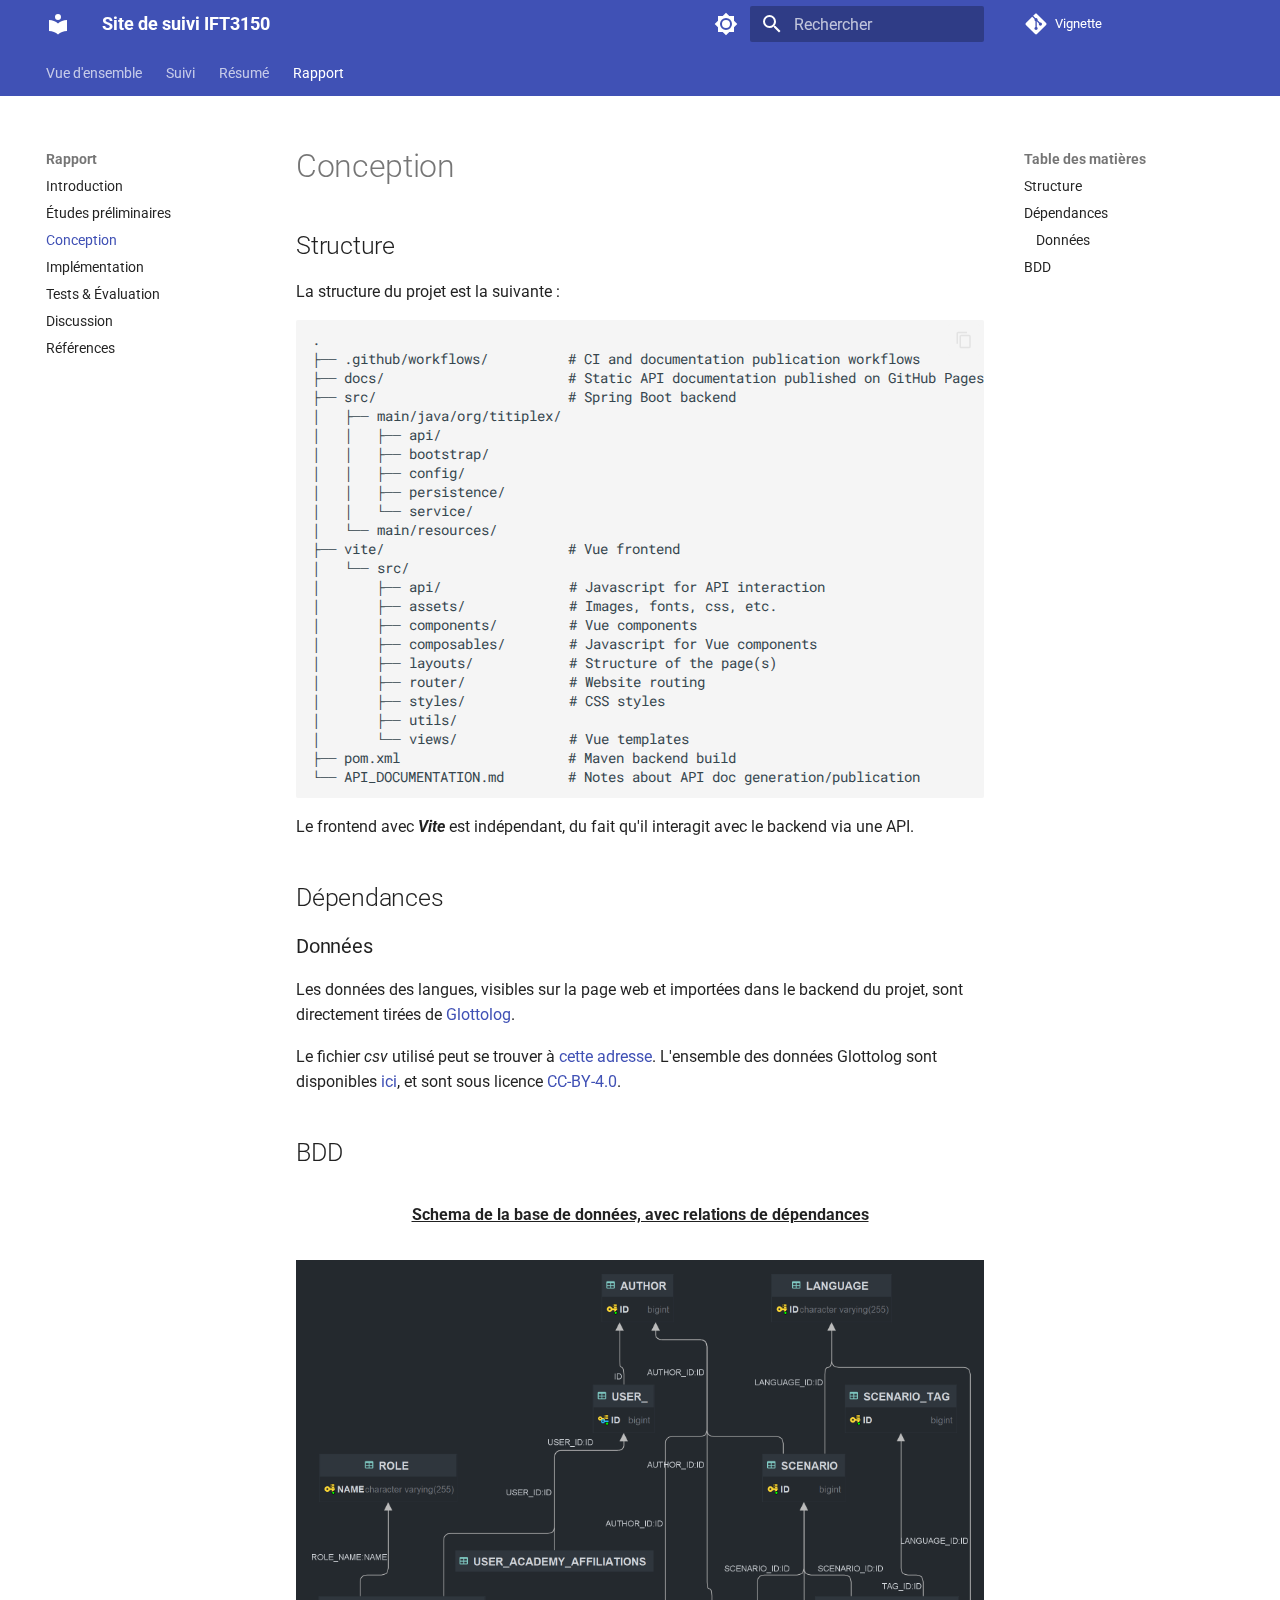
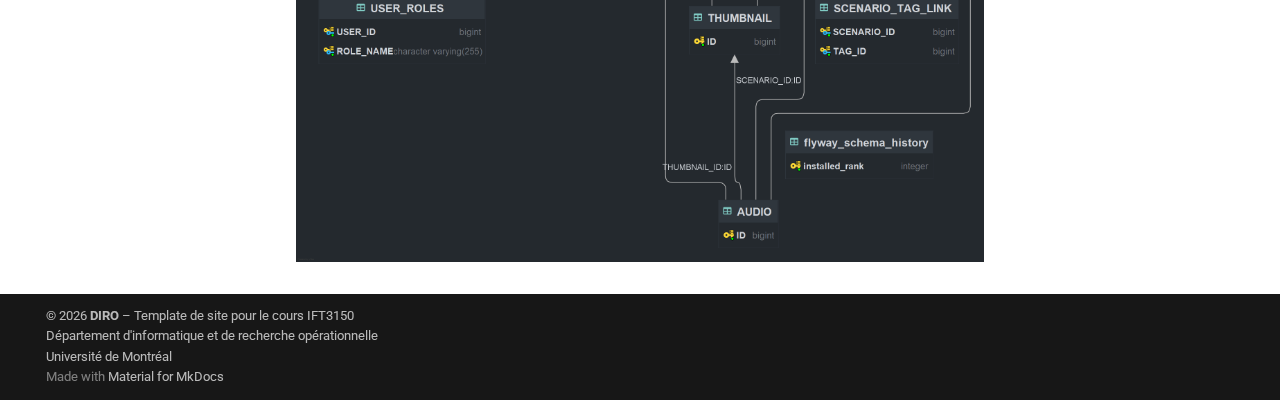
<file: rapport/conception/index.html>
<!doctype html>
<html lang="fr" class="no-js">
  <head>
    
      <meta charset="utf-8">
      <meta name="viewport" content="width=device-width,initial-scale=1">
      
        <meta name="description" content="Template de site web pour le cours IFT3150">
      
      
        <meta name="author" content="Louis-Edouard Lafontant">
      
      
        <link rel="canonical" href="https://ift3150-template.github.io/rapport/conception/">
      
      
        <link rel="prev" href="../analyse/">
      
      
        <link rel="next" href="../implementation/">
      
      
        
      
      
      <link rel="icon" href="../../assets/images/favicon.png">
      <meta name="generator" content="mkdocs-1.6.1, mkdocs-material-9.7.1">
    
    
      
        <title>Conception - Site de suivi IFT3150</title>
      
    
    
      <link rel="stylesheet" href="../../assets/stylesheets/main.484c7ddc.min.css">
      
        
        <link rel="stylesheet" href="../../assets/stylesheets/palette.ab4e12ef.min.css">
      
      


    
    
      
    
    
      
        
        
        <link rel="preconnect" href="https://fonts.gstatic.com" crossorigin>
        <link rel="stylesheet" href="https://fonts.googleapis.com/css?family=Roboto:300,300i,400,400i,700,700i%7CRoboto+Mono:400,400i,700,700i&display=fallback">
        <style>:root{--md-text-font:"Roboto";--md-code-font:"Roboto Mono"}</style>
      
    
    
    <script>__md_scope=new URL("../..",location),__md_hash=e=>[...e].reduce(((e,_)=>(e<<5)-e+_.charCodeAt(0)),0),__md_get=(e,_=localStorage,t=__md_scope)=>JSON.parse(_.getItem(t.pathname+"."+e)),__md_set=(e,_,t=localStorage,a=__md_scope)=>{try{t.setItem(a.pathname+"."+e,JSON.stringify(_))}catch(e){}}</script>
    
      

    
    
  </head>
  
  
    
    
      
    
    
    
    
    <body dir="ltr" data-md-color-scheme="default" data-md-color-primary="indigo" data-md-color-accent="indigo">
  
    
    <input class="md-toggle" data-md-toggle="drawer" type="checkbox" id="__drawer" autocomplete="off">
    <input class="md-toggle" data-md-toggle="search" type="checkbox" id="__search" autocomplete="off">
    <label class="md-overlay" for="__drawer"></label>
    <div data-md-component="skip">
      
        
        <a href="#conception" class="md-skip">
          Aller au contenu
        </a>
      
    </div>
    <div data-md-component="announce">
      
    </div>
    
    
      

<header class="md-header" data-md-component="header">
  <nav class="md-header__inner md-grid" aria-label="En-tête">
    <a href="../.." title="Site de suivi IFT3150" class="md-header__button md-logo" aria-label="Site de suivi IFT3150" data-md-component="logo">
      
  
  <svg xmlns="http://www.w3.org/2000/svg" viewBox="0 0 24 24"><path d="M12 8a3 3 0 0 0 3-3 3 3 0 0 0-3-3 3 3 0 0 0-3 3 3 3 0 0 0 3 3m0 3.54C9.64 9.35 6.5 8 3 8v11c3.5 0 6.64 1.35 9 3.54 2.36-2.19 5.5-3.54 9-3.54V8c-3.5 0-6.64 1.35-9 3.54"/></svg>

    </a>
    <label class="md-header__button md-icon" for="__drawer">
      
      <svg xmlns="http://www.w3.org/2000/svg" viewBox="0 0 24 24"><path d="M3 6h18v2H3zm0 5h18v2H3zm0 5h18v2H3z"/></svg>
    </label>
    <div class="md-header__title" data-md-component="header-title">
      <div class="md-header__ellipsis">
        <div class="md-header__topic">
          <span class="md-ellipsis">
            Site de suivi IFT3150
          </span>
        </div>
        <div class="md-header__topic" data-md-component="header-topic">
          <span class="md-ellipsis">
            
              Conception
            
          </span>
        </div>
      </div>
    </div>
    
      
        <form class="md-header__option" data-md-component="palette">
  
    
    
    
    <input class="md-option" data-md-color-media="" data-md-color-scheme="default" data-md-color-primary="indigo" data-md-color-accent="indigo"  aria-label="Switch to dark mode"  type="radio" name="__palette" id="__palette_0">
    
      <label class="md-header__button md-icon" title="Switch to dark mode" for="__palette_1" hidden>
        <svg xmlns="http://www.w3.org/2000/svg" viewBox="0 0 24 24"><path d="M12 8a4 4 0 0 0-4 4 4 4 0 0 0 4 4 4 4 0 0 0 4-4 4 4 0 0 0-4-4m0 10a6 6 0 0 1-6-6 6 6 0 0 1 6-6 6 6 0 0 1 6 6 6 6 0 0 1-6 6m8-9.31V4h-4.69L12 .69 8.69 4H4v4.69L.69 12 4 15.31V20h4.69L12 23.31 15.31 20H20v-4.69L23.31 12z"/></svg>
      </label>
    
  
    
    
    
    <input class="md-option" data-md-color-media="" data-md-color-scheme="slate" data-md-color-primary="indigo" data-md-color-accent="indigo"  aria-label="Switch to light mode"  type="radio" name="__palette" id="__palette_1">
    
      <label class="md-header__button md-icon" title="Switch to light mode" for="__palette_0" hidden>
        <svg xmlns="http://www.w3.org/2000/svg" viewBox="0 0 24 24"><path d="M12 18c-.89 0-1.74-.2-2.5-.55C11.56 16.5 13 14.42 13 12s-1.44-4.5-3.5-5.45C10.26 6.2 11.11 6 12 6a6 6 0 0 1 6 6 6 6 0 0 1-6 6m8-9.31V4h-4.69L12 .69 8.69 4H4v4.69L.69 12 4 15.31V20h4.69L12 23.31 15.31 20H20v-4.69L23.31 12z"/></svg>
      </label>
    
  
</form>
      
    
    
      <script>var palette=__md_get("__palette");if(palette&&palette.color){if("(prefers-color-scheme)"===palette.color.media){var media=matchMedia("(prefers-color-scheme: light)"),input=document.querySelector(media.matches?"[data-md-color-media='(prefers-color-scheme: light)']":"[data-md-color-media='(prefers-color-scheme: dark)']");palette.color.media=input.getAttribute("data-md-color-media"),palette.color.scheme=input.getAttribute("data-md-color-scheme"),palette.color.primary=input.getAttribute("data-md-color-primary"),palette.color.accent=input.getAttribute("data-md-color-accent")}for(var[key,value]of Object.entries(palette.color))document.body.setAttribute("data-md-color-"+key,value)}</script>
    
    
    
      
      
        <label class="md-header__button md-icon" for="__search">
          
          <svg xmlns="http://www.w3.org/2000/svg" viewBox="0 0 24 24"><path d="M9.5 3A6.5 6.5 0 0 1 16 9.5c0 1.61-.59 3.09-1.56 4.23l.27.27h.79l5 5-1.5 1.5-5-5v-.79l-.27-.27A6.52 6.52 0 0 1 9.5 16 6.5 6.5 0 0 1 3 9.5 6.5 6.5 0 0 1 9.5 3m0 2C7 5 5 7 5 9.5S7 14 9.5 14 14 12 14 9.5 12 5 9.5 5"/></svg>
        </label>
        <div class="md-search" data-md-component="search" role="dialog">
  <label class="md-search__overlay" for="__search"></label>
  <div class="md-search__inner" role="search">
    <form class="md-search__form" name="search">
      <input type="text" class="md-search__input" name="query" aria-label="Rechercher" placeholder="Rechercher" autocapitalize="off" autocorrect="off" autocomplete="off" spellcheck="false" data-md-component="search-query" required>
      <label class="md-search__icon md-icon" for="__search">
        
        <svg xmlns="http://www.w3.org/2000/svg" viewBox="0 0 24 24"><path d="M9.5 3A6.5 6.5 0 0 1 16 9.5c0 1.61-.59 3.09-1.56 4.23l.27.27h.79l5 5-1.5 1.5-5-5v-.79l-.27-.27A6.52 6.52 0 0 1 9.5 16 6.5 6.5 0 0 1 3 9.5 6.5 6.5 0 0 1 9.5 3m0 2C7 5 5 7 5 9.5S7 14 9.5 14 14 12 14 9.5 12 5 9.5 5"/></svg>
        
        <svg xmlns="http://www.w3.org/2000/svg" viewBox="0 0 24 24"><path d="M20 11v2H8l5.5 5.5-1.42 1.42L4.16 12l7.92-7.92L13.5 5.5 8 11z"/></svg>
      </label>
      <nav class="md-search__options" aria-label="Recherche">
        
          <a href="javascript:void(0)" class="md-search__icon md-icon" title="Partager" aria-label="Partager" data-clipboard data-clipboard-text="" data-md-component="search-share" tabindex="-1">
            
            <svg xmlns="http://www.w3.org/2000/svg" viewBox="0 0 24 24"><path d="M18 16.08c-.76 0-1.44.3-1.96.77L8.91 12.7c.05-.23.09-.46.09-.7s-.04-.47-.09-.7l7.05-4.11c.54.5 1.25.81 2.04.81a3 3 0 0 0 3-3 3 3 0 0 0-3-3 3 3 0 0 0-3 3c0 .24.04.47.09.7L8.04 9.81C7.5 9.31 6.79 9 6 9a3 3 0 0 0-3 3 3 3 0 0 0 3 3c.79 0 1.5-.31 2.04-.81l7.12 4.15c-.05.21-.08.43-.08.66 0 1.61 1.31 2.91 2.92 2.91s2.92-1.3 2.92-2.91A2.92 2.92 0 0 0 18 16.08"/></svg>
          </a>
        
        <button type="reset" class="md-search__icon md-icon" title="Effacer" aria-label="Effacer" tabindex="-1">
          
          <svg xmlns="http://www.w3.org/2000/svg" viewBox="0 0 24 24"><path d="M19 6.41 17.59 5 12 10.59 6.41 5 5 6.41 10.59 12 5 17.59 6.41 19 12 13.41 17.59 19 19 17.59 13.41 12z"/></svg>
        </button>
      </nav>
      
        <div class="md-search__suggest" data-md-component="search-suggest"></div>
      
    </form>
    <div class="md-search__output">
      <div class="md-search__scrollwrap" tabindex="0" data-md-scrollfix>
        <div class="md-search-result" data-md-component="search-result">
          <div class="md-search-result__meta">
            Initialisation de la recherche
          </div>
          <ol class="md-search-result__list" role="presentation"></ol>
        </div>
      </div>
    </div>
  </div>
</div>
      
    
    
      <div class="md-header__source">
        <a href="https://github.com/protolabo/vignette" title="Aller au dépôt" class="md-source" data-md-component="source">
  <div class="md-source__icon md-icon">
    
    <svg xmlns="http://www.w3.org/2000/svg" viewBox="0 0 448 512"><!--! Font Awesome Free 7.1.0 by @fontawesome - https://fontawesome.com License - https://fontawesome.com/license/free (Icons: CC BY 4.0, Fonts: SIL OFL 1.1, Code: MIT License) Copyright 2025 Fonticons, Inc.--><path d="M439.6 236.1 244 40.5c-5.4-5.5-12.8-8.5-20.4-8.5s-15 3-20.4 8.4L162.5 81l51.5 51.5c27.1-9.1 52.7 16.8 43.4 43.7l49.7 49.7c34.2-11.8 61.2 31 35.5 56.7-26.5 26.5-70.2-2.9-56-37.3L240.3 199v121.9c25.3 12.5 22.3 41.8 9.1 55-6.4 6.4-15.2 10.1-24.3 10.1s-17.8-3.6-24.3-10.1c-17.6-17.6-11.1-46.9 11.2-56v-123c-20.8-8.5-24.6-30.7-18.6-45L142.6 101 8.5 235.1C3 240.6 0 247.9 0 255.5s3 15 8.5 20.4l195.6 195.7c5.4 5.4 12.7 8.4 20.4 8.4s15-3 20.4-8.4l194.7-194.7c5.4-5.4 8.4-12.8 8.4-20.4s-3-15-8.4-20.4"/></svg>
  </div>
  <div class="md-source__repository">
    Vignette
  </div>
</a>
      </div>
    
  </nav>
  
</header>
    
    <div class="md-container" data-md-component="container">
      
      
        
          
            
<nav class="md-tabs" aria-label="Onglets" data-md-component="tabs">
  <div class="md-grid">
    <ul class="md-tabs__list">
      
        
  
  
  
  
    <li class="md-tabs__item">
      <a href="../.." class="md-tabs__link">
        
  
  
    
  
  Vue d'ensemble

      </a>
    </li>
  

      
        
  
  
  
  
    <li class="md-tabs__item">
      <a href="../../suivi/" class="md-tabs__link">
        
  
  
    
  
  Suivi

      </a>
    </li>
  

      
        
  
  
  
  
    <li class="md-tabs__item">
      <a href="../../resume/" class="md-tabs__link">
        
  
  
    
  
  Résumé

      </a>
    </li>
  

      
        
  
  
  
    
  
  
    
    
      <li class="md-tabs__item md-tabs__item--active">
        <a href="../" class="md-tabs__link">
          
  
  
  Rapport

        </a>
      </li>
    
  

      
    </ul>
  </div>
</nav>
          
        
      
      <main class="md-main" data-md-component="main">
        <div class="md-main__inner md-grid">
          
            
              
              <div class="md-sidebar md-sidebar--primary" data-md-component="sidebar" data-md-type="navigation" >
                <div class="md-sidebar__scrollwrap">
                  <div class="md-sidebar__inner">
                    


  


<nav class="md-nav md-nav--primary md-nav--lifted" aria-label="Navigation" data-md-level="0">
  <label class="md-nav__title" for="__drawer">
    <a href="../.." title="Site de suivi IFT3150" class="md-nav__button md-logo" aria-label="Site de suivi IFT3150" data-md-component="logo">
      
  
  <svg xmlns="http://www.w3.org/2000/svg" viewBox="0 0 24 24"><path d="M12 8a3 3 0 0 0 3-3 3 3 0 0 0-3-3 3 3 0 0 0-3 3 3 3 0 0 0 3 3m0 3.54C9.64 9.35 6.5 8 3 8v11c3.5 0 6.64 1.35 9 3.54 2.36-2.19 5.5-3.54 9-3.54V8c-3.5 0-6.64 1.35-9 3.54"/></svg>

    </a>
    Site de suivi IFT3150
  </label>
  
    <div class="md-nav__source">
      <a href="https://github.com/protolabo/vignette" title="Aller au dépôt" class="md-source" data-md-component="source">
  <div class="md-source__icon md-icon">
    
    <svg xmlns="http://www.w3.org/2000/svg" viewBox="0 0 448 512"><!--! Font Awesome Free 7.1.0 by @fontawesome - https://fontawesome.com License - https://fontawesome.com/license/free (Icons: CC BY 4.0, Fonts: SIL OFL 1.1, Code: MIT License) Copyright 2025 Fonticons, Inc.--><path d="M439.6 236.1 244 40.5c-5.4-5.5-12.8-8.5-20.4-8.5s-15 3-20.4 8.4L162.5 81l51.5 51.5c27.1-9.1 52.7 16.8 43.4 43.7l49.7 49.7c34.2-11.8 61.2 31 35.5 56.7-26.5 26.5-70.2-2.9-56-37.3L240.3 199v121.9c25.3 12.5 22.3 41.8 9.1 55-6.4 6.4-15.2 10.1-24.3 10.1s-17.8-3.6-24.3-10.1c-17.6-17.6-11.1-46.9 11.2-56v-123c-20.8-8.5-24.6-30.7-18.6-45L142.6 101 8.5 235.1C3 240.6 0 247.9 0 255.5s3 15 8.5 20.4l195.6 195.7c5.4 5.4 12.7 8.4 20.4 8.4s15-3 20.4-8.4l194.7-194.7c5.4-5.4 8.4-12.8 8.4-20.4s-3-15-8.4-20.4"/></svg>
  </div>
  <div class="md-source__repository">
    Vignette
  </div>
</a>
    </div>
  
  <ul class="md-nav__list" data-md-scrollfix>
    
      
      
  
  
  
  
    <li class="md-nav__item">
      <a href="../.." class="md-nav__link">
        
  
  
  <span class="md-ellipsis">
    
  
    Vue d'ensemble
  

    
  </span>
  
  

      </a>
    </li>
  

    
      
      
  
  
  
  
    <li class="md-nav__item">
      <a href="../../suivi/" class="md-nav__link">
        
  
  
  <span class="md-ellipsis">
    
  
    Suivi
  

    
  </span>
  
  

      </a>
    </li>
  

    
      
      
  
  
  
  
    <li class="md-nav__item">
      <a href="../../resume/" class="md-nav__link">
        
  
  
  <span class="md-ellipsis">
    
  
    Résumé
  

    
  </span>
  
  

      </a>
    </li>
  

    
      
      
  
  
    
  
  
  
    
    
    
    
      
        
        
      
      
        
      
    
    
    <li class="md-nav__item md-nav__item--active md-nav__item--section md-nav__item--nested">
      
        
        
        <input class="md-nav__toggle md-toggle " type="checkbox" id="__nav_4" checked>
        
          
          <label class="md-nav__link" for="__nav_4" id="__nav_4_label" tabindex="">
            
  
  
  <span class="md-ellipsis">
    
  
    Rapport
  

    
  </span>
  
  

            <span class="md-nav__icon md-icon"></span>
          </label>
        
        <nav class="md-nav" data-md-level="1" aria-labelledby="__nav_4_label" aria-expanded="true">
          <label class="md-nav__title" for="__nav_4">
            <span class="md-nav__icon md-icon"></span>
            
  
    Rapport
  

          </label>
          <ul class="md-nav__list" data-md-scrollfix>
            
              
                
  
  
  
  
    <li class="md-nav__item">
      <a href="../" class="md-nav__link">
        
  
  
  <span class="md-ellipsis">
    
  
    Introduction
  

    
  </span>
  
  

      </a>
    </li>
  

              
            
              
                
  
  
  
  
    <li class="md-nav__item">
      <a href="../analyse/" class="md-nav__link">
        
  
  
  <span class="md-ellipsis">
    
  
    Études préliminaires
  

    
  </span>
  
  

      </a>
    </li>
  

              
            
              
                
  
  
    
  
  
  
    <li class="md-nav__item md-nav__item--active">
      
      <input class="md-nav__toggle md-toggle" type="checkbox" id="__toc">
      
      
        
      
      
        <label class="md-nav__link md-nav__link--active" for="__toc">
          
  
  
  <span class="md-ellipsis">
    
  
    Conception
  

    
  </span>
  
  

          <span class="md-nav__icon md-icon"></span>
        </label>
      
      <a href="./" class="md-nav__link md-nav__link--active">
        
  
  
  <span class="md-ellipsis">
    
  
    Conception
  

    
  </span>
  
  

      </a>
      
        

<nav class="md-nav md-nav--secondary" aria-label="Table des matières">
  
  
  
    
  
  
    <label class="md-nav__title" for="__toc">
      <span class="md-nav__icon md-icon"></span>
      Table des matières
    </label>
    <ul class="md-nav__list" data-md-component="toc" data-md-scrollfix>
      
        <li class="md-nav__item">
  <a href="#structure" class="md-nav__link">
    <span class="md-ellipsis">
      
        Structure
      
    </span>
  </a>
  
</li>
      
        <li class="md-nav__item">
  <a href="#dependances" class="md-nav__link">
    <span class="md-ellipsis">
      
        Dépendances
      
    </span>
  </a>
  
    <nav class="md-nav" aria-label="Dépendances">
      <ul class="md-nav__list">
        
          <li class="md-nav__item">
  <a href="#donnees" class="md-nav__link">
    <span class="md-ellipsis">
      
        Données
      
    </span>
  </a>
  
</li>
        
      </ul>
    </nav>
  
</li>
      
        <li class="md-nav__item">
  <a href="#bdd" class="md-nav__link">
    <span class="md-ellipsis">
      
        BDD
      
    </span>
  </a>
  
</li>
      
    </ul>
  
</nav>
      
    </li>
  

              
            
              
                
  
  
  
  
    <li class="md-nav__item">
      <a href="../implementation/" class="md-nav__link">
        
  
  
  <span class="md-ellipsis">
    
  
    Implémentation
  

    
  </span>
  
  

      </a>
    </li>
  

              
            
              
                
  
  
  
  
    <li class="md-nav__item">
      <a href="../evaluation/" class="md-nav__link">
        
  
  
  <span class="md-ellipsis">
    
  
    Tests & Évaluation
  

    
  </span>
  
  

      </a>
    </li>
  

              
            
              
                
  
  
  
  
    <li class="md-nav__item">
      <a href="../resultat/" class="md-nav__link">
        
  
  
  <span class="md-ellipsis">
    
  
    Discussion
  

    
  </span>
  
  

      </a>
    </li>
  

              
            
              
                
  
  
  
  
    <li class="md-nav__item">
      <a href="../references/" class="md-nav__link">
        
  
  
  <span class="md-ellipsis">
    
  
    Références
  

    
  </span>
  
  

      </a>
    </li>
  

              
            
          </ul>
        </nav>
      
    </li>
  

    
  </ul>
</nav>
                  </div>
                </div>
              </div>
            
            
              
              <div class="md-sidebar md-sidebar--secondary" data-md-component="sidebar" data-md-type="toc" >
                <div class="md-sidebar__scrollwrap">
                  <div class="md-sidebar__inner">
                    

<nav class="md-nav md-nav--secondary" aria-label="Table des matières">
  
  
  
    
  
  
    <label class="md-nav__title" for="__toc">
      <span class="md-nav__icon md-icon"></span>
      Table des matières
    </label>
    <ul class="md-nav__list" data-md-component="toc" data-md-scrollfix>
      
        <li class="md-nav__item">
  <a href="#structure" class="md-nav__link">
    <span class="md-ellipsis">
      
        Structure
      
    </span>
  </a>
  
</li>
      
        <li class="md-nav__item">
  <a href="#dependances" class="md-nav__link">
    <span class="md-ellipsis">
      
        Dépendances
      
    </span>
  </a>
  
    <nav class="md-nav" aria-label="Dépendances">
      <ul class="md-nav__list">
        
          <li class="md-nav__item">
  <a href="#donnees" class="md-nav__link">
    <span class="md-ellipsis">
      
        Données
      
    </span>
  </a>
  
</li>
        
      </ul>
    </nav>
  
</li>
      
        <li class="md-nav__item">
  <a href="#bdd" class="md-nav__link">
    <span class="md-ellipsis">
      
        BDD
      
    </span>
  </a>
  
</li>
      
    </ul>
  
</nav>
                  </div>
                </div>
              </div>
            
          
          
            <div class="md-content" data-md-component="content">
              
              <article class="md-content__inner md-typeset">
                
                  


  
  


<h1 id="conception">Conception<a class="headerlink" href="#conception" title="Permanent link">&para;</a></h1>
<h2 id="structure">Structure<a class="headerlink" href="#structure" title="Permanent link">&para;</a></h2>
<p>La structure du projet est la suivante :</p>
<div class="highlight"><pre><span></span><code>.
├── .github/workflows/          # CI and documentation publication workflows
├── docs/                       # Static API documentation published on GitHub Pages
├── src/                        # Spring Boot backend
│   ├── main/java/org/titiplex/
│   │   ├── api/
│   │   ├── bootstrap/
│   │   ├── config/
│   │   ├── persistence/
│   │   └── service/
│   └── main/resources/
├── vite/                       # Vue frontend
│   └── src/
│       ├── api/                # Javascript for API interaction
│       ├── assets/             # Images, fonts, css, etc.
│       ├── components/         # Vue components
│       ├── composables/        # Javascript for Vue components
│       ├── layouts/            # Structure of the page(s)
│       ├── router/             # Website routing
│       ├── styles/             # CSS styles
│       ├── utils/
│       └── views/              # Vue templates
├── pom.xml                     # Maven backend build
└── API_DOCUMENTATION.md        # Notes about API doc generation/publication
</code></pre></div>
<p>Le frontend avec <strong><em>Vite</em></strong> est indépendant, du fait qu'il interagit avec le backend via une API.</p>
<h2 id="dependances">Dépendances<a class="headerlink" href="#dependances" title="Permanent link">&para;</a></h2>
<h3 id="donnees">Données<a class="headerlink" href="#donnees" title="Permanent link">&para;</a></h3>
<p>Les données des langues, visibles sur la page web et importées dans le backend du projet, sont directement tirées
de <a href="https://glottolog.org">Glottolog</a>.</p>
<p>Le fichier <em>csv</em> utilisé peut se trouver
à <a href="https://cdstar.eva.mpg.de//bitstreams/EAEA0-608B-9919-A962-0/glottolog_languoid.csv.zip">cette adresse</a>.
L'ensemble des données Glottolog sont disponibles <a href="https://glottolog.org/meta/downloads">ici</a>, et sont sous
licence <a href="https://creativecommons.org/licenses/by/4.0/">CC-BY-4.0</a>.</p>
<h2 id="bdd">BDD<a class="headerlink" href="#bdd" title="Permanent link">&para;</a></h2>
<div style="text-align: center; align-items: center; align-content: space-around; justify-content: center">
<p style="font-weight: bold; text-decoration: underline">
Schema de la base de données, avec relations de dépendances
</p>
</div>

<p><img alt="BDD" src="../PUBLIC.png" /></p>












                
              </article>
            </div>
          
          
  <script>var tabs=__md_get("__tabs");if(Array.isArray(tabs))e:for(var set of document.querySelectorAll(".tabbed-set")){var labels=set.querySelector(".tabbed-labels");for(var tab of tabs)for(var label of labels.getElementsByTagName("label"))if(label.innerText.trim()===tab){var input=document.getElementById(label.htmlFor);input.checked=!0;continue e}}</script>

<script>var target=document.getElementById(location.hash.slice(1));target&&target.name&&(target.checked=target.name.startsWith("__tabbed_"))</script>
        </div>
        
          <button type="button" class="md-top md-icon" data-md-component="top" hidden>
  
  <svg xmlns="http://www.w3.org/2000/svg" viewBox="0 0 24 24"><path d="M13 20h-2V8l-5.5 5.5-1.42-1.42L12 4.16l7.92 7.92-1.42 1.42L13 8z"/></svg>
  Retour en haut de la page
</button>
        
      </main>
      
        <footer class="md-footer">
  
  <div class="md-footer-meta md-typeset">
    <div class="md-footer-meta__inner md-grid">
      <div class="md-copyright">
  
    <div class="md-copyright__highlight">
      &copy; 2026 <b>DIRO</b> &ndash; Template de site pour le cours IFT3150 <br>Département d'informatique et de recherche opérationnelle <br>Université de Montréal
    </div>
  
  
    Made with
    <a href="https://squidfunk.github.io/mkdocs-material/" target="_blank" rel="noopener">
      Material for MkDocs
    </a>
  
</div>
      
    </div>
  </div>
</footer>
      
    </div>
    <div class="md-dialog" data-md-component="dialog">
      <div class="md-dialog__inner md-typeset"></div>
    </div>
    
    
    
      
      
      <script id="__config" type="application/json">{"annotate": null, "base": "../..", "features": ["navigation.instant", "navigation.tabs", "navigation.sections", "navigation.expand", "navigation.top", "search.highlight", "search.suggest", "search.share", "content.tabs.link", "content.code.copy", "content.code.annotate"], "search": "../../assets/javascripts/workers/search.2c215733.min.js", "tags": null, "translations": {"clipboard.copied": "Copi\u00e9 dans le presse-papier", "clipboard.copy": "Copier dans le presse-papier", "search.result.more.one": "1 de plus sur cette page", "search.result.more.other": "# de plus sur cette page", "search.result.none": "Aucun document trouv\u00e9", "search.result.one": "1 document trouv\u00e9", "search.result.other": "# documents trouv\u00e9s", "search.result.placeholder": "Taper pour d\u00e9marrer la recherche", "search.result.term.missing": "Non trouv\u00e9", "select.version": "S\u00e9lectionner la version"}, "version": null}</script>
    
    
      <script src="../../assets/javascripts/bundle.79ae519e.min.js"></script>
      
    
  </body>
</html>
</file>
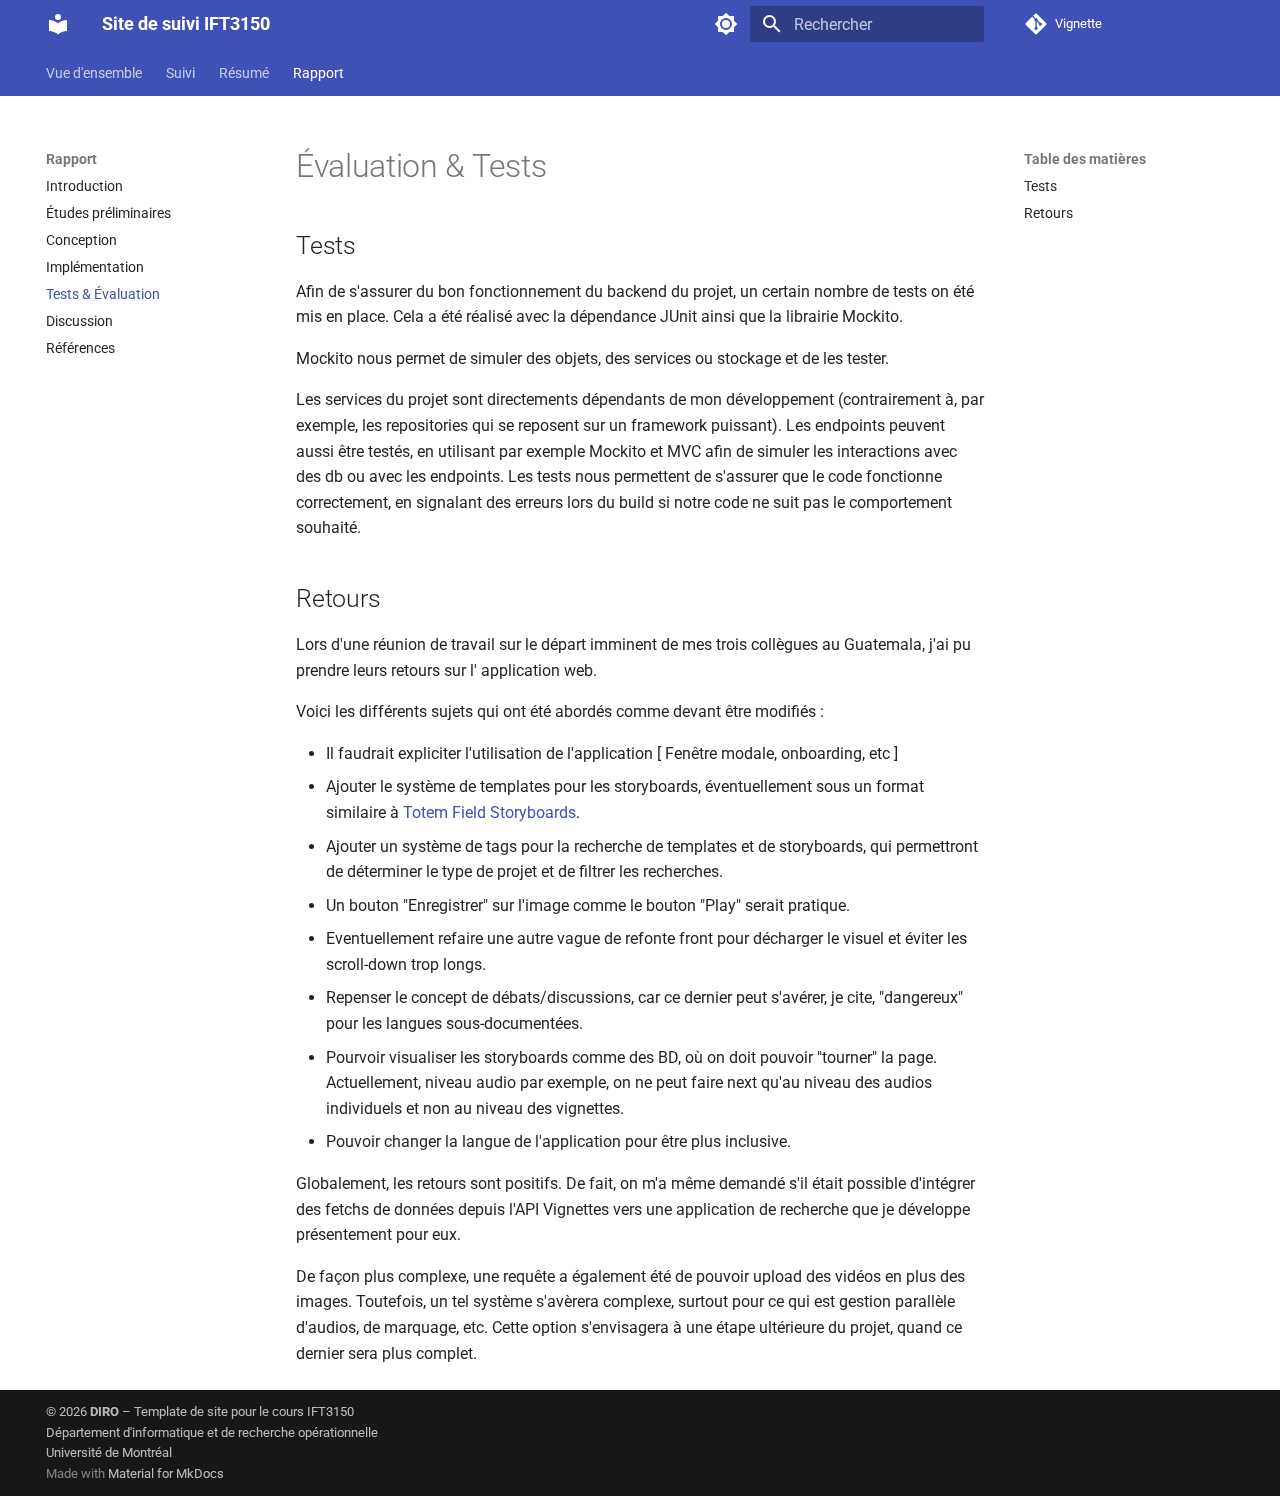
<file: rapport/evaluation/index.html>
<!doctype html>
<html lang="fr" class="no-js">
  <head>
    
      <meta charset="utf-8">
      <meta name="viewport" content="width=device-width,initial-scale=1">
      
        <meta name="description" content="Template de site web pour le cours IFT3150">
      
      
        <meta name="author" content="Louis-Edouard Lafontant">
      
      
        <link rel="canonical" href="https://ift3150-template.github.io/rapport/evaluation/">
      
      
        <link rel="prev" href="../implementation/">
      
      
        <link rel="next" href="../resultat/">
      
      
        
      
      
      <link rel="icon" href="../../assets/images/favicon.png">
      <meta name="generator" content="mkdocs-1.6.1, mkdocs-material-9.7.1">
    
    
      
        <title>Tests & Évaluation - Site de suivi IFT3150</title>
      
    
    
      <link rel="stylesheet" href="../../assets/stylesheets/main.484c7ddc.min.css">
      
        
        <link rel="stylesheet" href="../../assets/stylesheets/palette.ab4e12ef.min.css">
      
      


    
    
      
    
    
      
        
        
        <link rel="preconnect" href="https://fonts.gstatic.com" crossorigin>
        <link rel="stylesheet" href="https://fonts.googleapis.com/css?family=Roboto:300,300i,400,400i,700,700i%7CRoboto+Mono:400,400i,700,700i&display=fallback">
        <style>:root{--md-text-font:"Roboto";--md-code-font:"Roboto Mono"}</style>
      
    
    
    <script>__md_scope=new URL("../..",location),__md_hash=e=>[...e].reduce(((e,_)=>(e<<5)-e+_.charCodeAt(0)),0),__md_get=(e,_=localStorage,t=__md_scope)=>JSON.parse(_.getItem(t.pathname+"."+e)),__md_set=(e,_,t=localStorage,a=__md_scope)=>{try{t.setItem(a.pathname+"."+e,JSON.stringify(_))}catch(e){}}</script>
    
      

    
    
  </head>
  
  
    
    
      
    
    
    
    
    <body dir="ltr" data-md-color-scheme="default" data-md-color-primary="indigo" data-md-color-accent="indigo">
  
    
    <input class="md-toggle" data-md-toggle="drawer" type="checkbox" id="__drawer" autocomplete="off">
    <input class="md-toggle" data-md-toggle="search" type="checkbox" id="__search" autocomplete="off">
    <label class="md-overlay" for="__drawer"></label>
    <div data-md-component="skip">
      
        
        <a href="#evaluation-tests" class="md-skip">
          Aller au contenu
        </a>
      
    </div>
    <div data-md-component="announce">
      
    </div>
    
    
      

<header class="md-header" data-md-component="header">
  <nav class="md-header__inner md-grid" aria-label="En-tête">
    <a href="../.." title="Site de suivi IFT3150" class="md-header__button md-logo" aria-label="Site de suivi IFT3150" data-md-component="logo">
      
  
  <svg xmlns="http://www.w3.org/2000/svg" viewBox="0 0 24 24"><path d="M12 8a3 3 0 0 0 3-3 3 3 0 0 0-3-3 3 3 0 0 0-3 3 3 3 0 0 0 3 3m0 3.54C9.64 9.35 6.5 8 3 8v11c3.5 0 6.64 1.35 9 3.54 2.36-2.19 5.5-3.54 9-3.54V8c-3.5 0-6.64 1.35-9 3.54"/></svg>

    </a>
    <label class="md-header__button md-icon" for="__drawer">
      
      <svg xmlns="http://www.w3.org/2000/svg" viewBox="0 0 24 24"><path d="M3 6h18v2H3zm0 5h18v2H3zm0 5h18v2H3z"/></svg>
    </label>
    <div class="md-header__title" data-md-component="header-title">
      <div class="md-header__ellipsis">
        <div class="md-header__topic">
          <span class="md-ellipsis">
            Site de suivi IFT3150
          </span>
        </div>
        <div class="md-header__topic" data-md-component="header-topic">
          <span class="md-ellipsis">
            
              Tests & Évaluation
            
          </span>
        </div>
      </div>
    </div>
    
      
        <form class="md-header__option" data-md-component="palette">
  
    
    
    
    <input class="md-option" data-md-color-media="" data-md-color-scheme="default" data-md-color-primary="indigo" data-md-color-accent="indigo"  aria-label="Switch to dark mode"  type="radio" name="__palette" id="__palette_0">
    
      <label class="md-header__button md-icon" title="Switch to dark mode" for="__palette_1" hidden>
        <svg xmlns="http://www.w3.org/2000/svg" viewBox="0 0 24 24"><path d="M12 8a4 4 0 0 0-4 4 4 4 0 0 0 4 4 4 4 0 0 0 4-4 4 4 0 0 0-4-4m0 10a6 6 0 0 1-6-6 6 6 0 0 1 6-6 6 6 0 0 1 6 6 6 6 0 0 1-6 6m8-9.31V4h-4.69L12 .69 8.69 4H4v4.69L.69 12 4 15.31V20h4.69L12 23.31 15.31 20H20v-4.69L23.31 12z"/></svg>
      </label>
    
  
    
    
    
    <input class="md-option" data-md-color-media="" data-md-color-scheme="slate" data-md-color-primary="indigo" data-md-color-accent="indigo"  aria-label="Switch to light mode"  type="radio" name="__palette" id="__palette_1">
    
      <label class="md-header__button md-icon" title="Switch to light mode" for="__palette_0" hidden>
        <svg xmlns="http://www.w3.org/2000/svg" viewBox="0 0 24 24"><path d="M12 18c-.89 0-1.74-.2-2.5-.55C11.56 16.5 13 14.42 13 12s-1.44-4.5-3.5-5.45C10.26 6.2 11.11 6 12 6a6 6 0 0 1 6 6 6 6 0 0 1-6 6m8-9.31V4h-4.69L12 .69 8.69 4H4v4.69L.69 12 4 15.31V20h4.69L12 23.31 15.31 20H20v-4.69L23.31 12z"/></svg>
      </label>
    
  
</form>
      
    
    
      <script>var palette=__md_get("__palette");if(palette&&palette.color){if("(prefers-color-scheme)"===palette.color.media){var media=matchMedia("(prefers-color-scheme: light)"),input=document.querySelector(media.matches?"[data-md-color-media='(prefers-color-scheme: light)']":"[data-md-color-media='(prefers-color-scheme: dark)']");palette.color.media=input.getAttribute("data-md-color-media"),palette.color.scheme=input.getAttribute("data-md-color-scheme"),palette.color.primary=input.getAttribute("data-md-color-primary"),palette.color.accent=input.getAttribute("data-md-color-accent")}for(var[key,value]of Object.entries(palette.color))document.body.setAttribute("data-md-color-"+key,value)}</script>
    
    
    
      
      
        <label class="md-header__button md-icon" for="__search">
          
          <svg xmlns="http://www.w3.org/2000/svg" viewBox="0 0 24 24"><path d="M9.5 3A6.5 6.5 0 0 1 16 9.5c0 1.61-.59 3.09-1.56 4.23l.27.27h.79l5 5-1.5 1.5-5-5v-.79l-.27-.27A6.52 6.52 0 0 1 9.5 16 6.5 6.5 0 0 1 3 9.5 6.5 6.5 0 0 1 9.5 3m0 2C7 5 5 7 5 9.5S7 14 9.5 14 14 12 14 9.5 12 5 9.5 5"/></svg>
        </label>
        <div class="md-search" data-md-component="search" role="dialog">
  <label class="md-search__overlay" for="__search"></label>
  <div class="md-search__inner" role="search">
    <form class="md-search__form" name="search">
      <input type="text" class="md-search__input" name="query" aria-label="Rechercher" placeholder="Rechercher" autocapitalize="off" autocorrect="off" autocomplete="off" spellcheck="false" data-md-component="search-query" required>
      <label class="md-search__icon md-icon" for="__search">
        
        <svg xmlns="http://www.w3.org/2000/svg" viewBox="0 0 24 24"><path d="M9.5 3A6.5 6.5 0 0 1 16 9.5c0 1.61-.59 3.09-1.56 4.23l.27.27h.79l5 5-1.5 1.5-5-5v-.79l-.27-.27A6.52 6.52 0 0 1 9.5 16 6.5 6.5 0 0 1 3 9.5 6.5 6.5 0 0 1 9.5 3m0 2C7 5 5 7 5 9.5S7 14 9.5 14 14 12 14 9.5 12 5 9.5 5"/></svg>
        
        <svg xmlns="http://www.w3.org/2000/svg" viewBox="0 0 24 24"><path d="M20 11v2H8l5.5 5.5-1.42 1.42L4.16 12l7.92-7.92L13.5 5.5 8 11z"/></svg>
      </label>
      <nav class="md-search__options" aria-label="Recherche">
        
          <a href="javascript:void(0)" class="md-search__icon md-icon" title="Partager" aria-label="Partager" data-clipboard data-clipboard-text="" data-md-component="search-share" tabindex="-1">
            
            <svg xmlns="http://www.w3.org/2000/svg" viewBox="0 0 24 24"><path d="M18 16.08c-.76 0-1.44.3-1.96.77L8.91 12.7c.05-.23.09-.46.09-.7s-.04-.47-.09-.7l7.05-4.11c.54.5 1.25.81 2.04.81a3 3 0 0 0 3-3 3 3 0 0 0-3-3 3 3 0 0 0-3 3c0 .24.04.47.09.7L8.04 9.81C7.5 9.31 6.79 9 6 9a3 3 0 0 0-3 3 3 3 0 0 0 3 3c.79 0 1.5-.31 2.04-.81l7.12 4.15c-.05.21-.08.43-.08.66 0 1.61 1.31 2.91 2.92 2.91s2.92-1.3 2.92-2.91A2.92 2.92 0 0 0 18 16.08"/></svg>
          </a>
        
        <button type="reset" class="md-search__icon md-icon" title="Effacer" aria-label="Effacer" tabindex="-1">
          
          <svg xmlns="http://www.w3.org/2000/svg" viewBox="0 0 24 24"><path d="M19 6.41 17.59 5 12 10.59 6.41 5 5 6.41 10.59 12 5 17.59 6.41 19 12 13.41 17.59 19 19 17.59 13.41 12z"/></svg>
        </button>
      </nav>
      
        <div class="md-search__suggest" data-md-component="search-suggest"></div>
      
    </form>
    <div class="md-search__output">
      <div class="md-search__scrollwrap" tabindex="0" data-md-scrollfix>
        <div class="md-search-result" data-md-component="search-result">
          <div class="md-search-result__meta">
            Initialisation de la recherche
          </div>
          <ol class="md-search-result__list" role="presentation"></ol>
        </div>
      </div>
    </div>
  </div>
</div>
      
    
    
      <div class="md-header__source">
        <a href="https://github.com/protolabo/vignette" title="Aller au dépôt" class="md-source" data-md-component="source">
  <div class="md-source__icon md-icon">
    
    <svg xmlns="http://www.w3.org/2000/svg" viewBox="0 0 448 512"><!--! Font Awesome Free 7.1.0 by @fontawesome - https://fontawesome.com License - https://fontawesome.com/license/free (Icons: CC BY 4.0, Fonts: SIL OFL 1.1, Code: MIT License) Copyright 2025 Fonticons, Inc.--><path d="M439.6 236.1 244 40.5c-5.4-5.5-12.8-8.5-20.4-8.5s-15 3-20.4 8.4L162.5 81l51.5 51.5c27.1-9.1 52.7 16.8 43.4 43.7l49.7 49.7c34.2-11.8 61.2 31 35.5 56.7-26.5 26.5-70.2-2.9-56-37.3L240.3 199v121.9c25.3 12.5 22.3 41.8 9.1 55-6.4 6.4-15.2 10.1-24.3 10.1s-17.8-3.6-24.3-10.1c-17.6-17.6-11.1-46.9 11.2-56v-123c-20.8-8.5-24.6-30.7-18.6-45L142.6 101 8.5 235.1C3 240.6 0 247.9 0 255.5s3 15 8.5 20.4l195.6 195.7c5.4 5.4 12.7 8.4 20.4 8.4s15-3 20.4-8.4l194.7-194.7c5.4-5.4 8.4-12.8 8.4-20.4s-3-15-8.4-20.4"/></svg>
  </div>
  <div class="md-source__repository">
    Vignette
  </div>
</a>
      </div>
    
  </nav>
  
</header>
    
    <div class="md-container" data-md-component="container">
      
      
        
          
            
<nav class="md-tabs" aria-label="Onglets" data-md-component="tabs">
  <div class="md-grid">
    <ul class="md-tabs__list">
      
        
  
  
  
  
    <li class="md-tabs__item">
      <a href="../.." class="md-tabs__link">
        
  
  
    
  
  Vue d'ensemble

      </a>
    </li>
  

      
        
  
  
  
  
    <li class="md-tabs__item">
      <a href="../../suivi/" class="md-tabs__link">
        
  
  
    
  
  Suivi

      </a>
    </li>
  

      
        
  
  
  
  
    <li class="md-tabs__item">
      <a href="../../resume/" class="md-tabs__link">
        
  
  
    
  
  Résumé

      </a>
    </li>
  

      
        
  
  
  
    
  
  
    
    
      <li class="md-tabs__item md-tabs__item--active">
        <a href="../" class="md-tabs__link">
          
  
  
  Rapport

        </a>
      </li>
    
  

      
    </ul>
  </div>
</nav>
          
        
      
      <main class="md-main" data-md-component="main">
        <div class="md-main__inner md-grid">
          
            
              
              <div class="md-sidebar md-sidebar--primary" data-md-component="sidebar" data-md-type="navigation" >
                <div class="md-sidebar__scrollwrap">
                  <div class="md-sidebar__inner">
                    


  


<nav class="md-nav md-nav--primary md-nav--lifted" aria-label="Navigation" data-md-level="0">
  <label class="md-nav__title" for="__drawer">
    <a href="../.." title="Site de suivi IFT3150" class="md-nav__button md-logo" aria-label="Site de suivi IFT3150" data-md-component="logo">
      
  
  <svg xmlns="http://www.w3.org/2000/svg" viewBox="0 0 24 24"><path d="M12 8a3 3 0 0 0 3-3 3 3 0 0 0-3-3 3 3 0 0 0-3 3 3 3 0 0 0 3 3m0 3.54C9.64 9.35 6.5 8 3 8v11c3.5 0 6.64 1.35 9 3.54 2.36-2.19 5.5-3.54 9-3.54V8c-3.5 0-6.64 1.35-9 3.54"/></svg>

    </a>
    Site de suivi IFT3150
  </label>
  
    <div class="md-nav__source">
      <a href="https://github.com/protolabo/vignette" title="Aller au dépôt" class="md-source" data-md-component="source">
  <div class="md-source__icon md-icon">
    
    <svg xmlns="http://www.w3.org/2000/svg" viewBox="0 0 448 512"><!--! Font Awesome Free 7.1.0 by @fontawesome - https://fontawesome.com License - https://fontawesome.com/license/free (Icons: CC BY 4.0, Fonts: SIL OFL 1.1, Code: MIT License) Copyright 2025 Fonticons, Inc.--><path d="M439.6 236.1 244 40.5c-5.4-5.5-12.8-8.5-20.4-8.5s-15 3-20.4 8.4L162.5 81l51.5 51.5c27.1-9.1 52.7 16.8 43.4 43.7l49.7 49.7c34.2-11.8 61.2 31 35.5 56.7-26.5 26.5-70.2-2.9-56-37.3L240.3 199v121.9c25.3 12.5 22.3 41.8 9.1 55-6.4 6.4-15.2 10.1-24.3 10.1s-17.8-3.6-24.3-10.1c-17.6-17.6-11.1-46.9 11.2-56v-123c-20.8-8.5-24.6-30.7-18.6-45L142.6 101 8.5 235.1C3 240.6 0 247.9 0 255.5s3 15 8.5 20.4l195.6 195.7c5.4 5.4 12.7 8.4 20.4 8.4s15-3 20.4-8.4l194.7-194.7c5.4-5.4 8.4-12.8 8.4-20.4s-3-15-8.4-20.4"/></svg>
  </div>
  <div class="md-source__repository">
    Vignette
  </div>
</a>
    </div>
  
  <ul class="md-nav__list" data-md-scrollfix>
    
      
      
  
  
  
  
    <li class="md-nav__item">
      <a href="../.." class="md-nav__link">
        
  
  
  <span class="md-ellipsis">
    
  
    Vue d'ensemble
  

    
  </span>
  
  

      </a>
    </li>
  

    
      
      
  
  
  
  
    <li class="md-nav__item">
      <a href="../../suivi/" class="md-nav__link">
        
  
  
  <span class="md-ellipsis">
    
  
    Suivi
  

    
  </span>
  
  

      </a>
    </li>
  

    
      
      
  
  
  
  
    <li class="md-nav__item">
      <a href="../../resume/" class="md-nav__link">
        
  
  
  <span class="md-ellipsis">
    
  
    Résumé
  

    
  </span>
  
  

      </a>
    </li>
  

    
      
      
  
  
    
  
  
  
    
    
    
    
      
        
        
      
      
        
      
    
    
    <li class="md-nav__item md-nav__item--active md-nav__item--section md-nav__item--nested">
      
        
        
        <input class="md-nav__toggle md-toggle " type="checkbox" id="__nav_4" checked>
        
          
          <label class="md-nav__link" for="__nav_4" id="__nav_4_label" tabindex="">
            
  
  
  <span class="md-ellipsis">
    
  
    Rapport
  

    
  </span>
  
  

            <span class="md-nav__icon md-icon"></span>
          </label>
        
        <nav class="md-nav" data-md-level="1" aria-labelledby="__nav_4_label" aria-expanded="true">
          <label class="md-nav__title" for="__nav_4">
            <span class="md-nav__icon md-icon"></span>
            
  
    Rapport
  

          </label>
          <ul class="md-nav__list" data-md-scrollfix>
            
              
                
  
  
  
  
    <li class="md-nav__item">
      <a href="../" class="md-nav__link">
        
  
  
  <span class="md-ellipsis">
    
  
    Introduction
  

    
  </span>
  
  

      </a>
    </li>
  

              
            
              
                
  
  
  
  
    <li class="md-nav__item">
      <a href="../analyse/" class="md-nav__link">
        
  
  
  <span class="md-ellipsis">
    
  
    Études préliminaires
  

    
  </span>
  
  

      </a>
    </li>
  

              
            
              
                
  
  
  
  
    <li class="md-nav__item">
      <a href="../conception/" class="md-nav__link">
        
  
  
  <span class="md-ellipsis">
    
  
    Conception
  

    
  </span>
  
  

      </a>
    </li>
  

              
            
              
                
  
  
  
  
    <li class="md-nav__item">
      <a href="../implementation/" class="md-nav__link">
        
  
  
  <span class="md-ellipsis">
    
  
    Implémentation
  

    
  </span>
  
  

      </a>
    </li>
  

              
            
              
                
  
  
    
  
  
  
    <li class="md-nav__item md-nav__item--active">
      
      <input class="md-nav__toggle md-toggle" type="checkbox" id="__toc">
      
      
        
      
      
        <label class="md-nav__link md-nav__link--active" for="__toc">
          
  
  
  <span class="md-ellipsis">
    
  
    Tests & Évaluation
  

    
  </span>
  
  

          <span class="md-nav__icon md-icon"></span>
        </label>
      
      <a href="./" class="md-nav__link md-nav__link--active">
        
  
  
  <span class="md-ellipsis">
    
  
    Tests & Évaluation
  

    
  </span>
  
  

      </a>
      
        

<nav class="md-nav md-nav--secondary" aria-label="Table des matières">
  
  
  
    
  
  
    <label class="md-nav__title" for="__toc">
      <span class="md-nav__icon md-icon"></span>
      Table des matières
    </label>
    <ul class="md-nav__list" data-md-component="toc" data-md-scrollfix>
      
        <li class="md-nav__item">
  <a href="#tests" class="md-nav__link">
    <span class="md-ellipsis">
      
        Tests
      
    </span>
  </a>
  
</li>
      
        <li class="md-nav__item">
  <a href="#retours" class="md-nav__link">
    <span class="md-ellipsis">
      
        Retours
      
    </span>
  </a>
  
</li>
      
    </ul>
  
</nav>
      
    </li>
  

              
            
              
                
  
  
  
  
    <li class="md-nav__item">
      <a href="../resultat/" class="md-nav__link">
        
  
  
  <span class="md-ellipsis">
    
  
    Discussion
  

    
  </span>
  
  

      </a>
    </li>
  

              
            
              
                
  
  
  
  
    <li class="md-nav__item">
      <a href="../references/" class="md-nav__link">
        
  
  
  <span class="md-ellipsis">
    
  
    Références
  

    
  </span>
  
  

      </a>
    </li>
  

              
            
          </ul>
        </nav>
      
    </li>
  

    
  </ul>
</nav>
                  </div>
                </div>
              </div>
            
            
              
              <div class="md-sidebar md-sidebar--secondary" data-md-component="sidebar" data-md-type="toc" >
                <div class="md-sidebar__scrollwrap">
                  <div class="md-sidebar__inner">
                    

<nav class="md-nav md-nav--secondary" aria-label="Table des matières">
  
  
  
    
  
  
    <label class="md-nav__title" for="__toc">
      <span class="md-nav__icon md-icon"></span>
      Table des matières
    </label>
    <ul class="md-nav__list" data-md-component="toc" data-md-scrollfix>
      
        <li class="md-nav__item">
  <a href="#tests" class="md-nav__link">
    <span class="md-ellipsis">
      
        Tests
      
    </span>
  </a>
  
</li>
      
        <li class="md-nav__item">
  <a href="#retours" class="md-nav__link">
    <span class="md-ellipsis">
      
        Retours
      
    </span>
  </a>
  
</li>
      
    </ul>
  
</nav>
                  </div>
                </div>
              </div>
            
          
          
            <div class="md-content" data-md-component="content">
              
              <article class="md-content__inner md-typeset">
                
                  


  
  


<h1 id="evaluation-tests">Évaluation &amp; Tests<a class="headerlink" href="#evaluation-tests" title="Permanent link">&para;</a></h1>
<h2 id="tests">Tests<a class="headerlink" href="#tests" title="Permanent link">&para;</a></h2>
<p>Afin de s'assurer du bon fonctionnement du backend du projet, un certain nombre de tests on été mis en place.
Cela a été réalisé avec la dépendance JUnit ainsi que la librairie Mockito.</p>
<p>Mockito nous permet de simuler des objets, des services ou stockage et de les tester.</p>
<p>Les services du projet sont directements dépendants de mon développement (contrairement à, par exemple, les repositories
qui se reposent sur un framework puissant).
Les endpoints peuvent aussi être testés, en utilisant par exemple Mockito et MVC afin de simuler les interactions avec
des db ou avec les endpoints.
Les tests nous permettent de s'assurer que le code fonctionne correctement, en signalant des erreurs lors du build si
notre code ne suit pas le comportement souhaité.</p>
<h2 id="retours">Retours<a class="headerlink" href="#retours" title="Permanent link">&para;</a></h2>
<p>Lors d'une réunion de travail sur le départ imminent de mes trois collègues au Guatemala, j'ai pu prendre leurs retours
sur l'
application web.</p>
<p>Voici les différents sujets qui ont été abordés comme devant être modifiés :</p>
<ul>
<li>Il faudrait expliciter l'utilisation de l'application [ Fenêtre modale, onboarding, etc ]</li>
<li>Ajouter le système de templates pour les storyboards, éventuellement sous un format similaire
  à <a href="https://totemfieldstoryboards.org">Totem Field Storyboards</a>.</li>
<li>Ajouter un système de tags pour la recherche de templates et de storyboards, qui permettront de déterminer le type de
  projet et de filtrer les recherches.</li>
<li>Un bouton "Enregistrer" sur l'image comme le bouton "Play" serait pratique.</li>
<li>Eventuellement refaire une autre vague de refonte front pour décharger le visuel et éviter les scroll-down trop longs.</li>
<li>Repenser le concept de débats/discussions, car ce dernier peut s'avérer, je cite, "dangereux" pour les langues
  sous-documentées.</li>
<li>Pourvoir visualiser les storyboards comme des BD, où on doit pouvoir "tourner" la page. Actuellement, niveau audio par
  exemple, on ne peut faire next qu'au niveau des audios individuels et non au niveau des vignettes.</li>
<li>Pouvoir changer la langue de l'application pour être plus inclusive.</li>
</ul>
<p>Globalement, les retours sont positifs. De fait, on m'a même demandé s'il était possible d'intégrer des fetchs de
données depuis l'API Vignettes vers une application de recherche que je développe présentement pour eux.</p>
<p>De façon plus complexe, une requête a également été de pouvoir upload des vidéos en plus des images.
Toutefois, un tel système s'avèrera complexe, surtout pour ce qui est gestion parallèle d'audios, de marquage, etc.
Cette option s'envisagera à une étape ultérieure du projet, quand ce dernier sera plus complet.</p>












                
              </article>
            </div>
          
          
  <script>var tabs=__md_get("__tabs");if(Array.isArray(tabs))e:for(var set of document.querySelectorAll(".tabbed-set")){var labels=set.querySelector(".tabbed-labels");for(var tab of tabs)for(var label of labels.getElementsByTagName("label"))if(label.innerText.trim()===tab){var input=document.getElementById(label.htmlFor);input.checked=!0;continue e}}</script>

<script>var target=document.getElementById(location.hash.slice(1));target&&target.name&&(target.checked=target.name.startsWith("__tabbed_"))</script>
        </div>
        
          <button type="button" class="md-top md-icon" data-md-component="top" hidden>
  
  <svg xmlns="http://www.w3.org/2000/svg" viewBox="0 0 24 24"><path d="M13 20h-2V8l-5.5 5.5-1.42-1.42L12 4.16l7.92 7.92-1.42 1.42L13 8z"/></svg>
  Retour en haut de la page
</button>
        
      </main>
      
        <footer class="md-footer">
  
  <div class="md-footer-meta md-typeset">
    <div class="md-footer-meta__inner md-grid">
      <div class="md-copyright">
  
    <div class="md-copyright__highlight">
      &copy; 2026 <b>DIRO</b> &ndash; Template de site pour le cours IFT3150 <br>Département d'informatique et de recherche opérationnelle <br>Université de Montréal
    </div>
  
  
    Made with
    <a href="https://squidfunk.github.io/mkdocs-material/" target="_blank" rel="noopener">
      Material for MkDocs
    </a>
  
</div>
      
    </div>
  </div>
</footer>
      
    </div>
    <div class="md-dialog" data-md-component="dialog">
      <div class="md-dialog__inner md-typeset"></div>
    </div>
    
    
    
      
      
      <script id="__config" type="application/json">{"annotate": null, "base": "../..", "features": ["navigation.instant", "navigation.tabs", "navigation.sections", "navigation.expand", "navigation.top", "search.highlight", "search.suggest", "search.share", "content.tabs.link", "content.code.copy", "content.code.annotate"], "search": "../../assets/javascripts/workers/search.2c215733.min.js", "tags": null, "translations": {"clipboard.copied": "Copi\u00e9 dans le presse-papier", "clipboard.copy": "Copier dans le presse-papier", "search.result.more.one": "1 de plus sur cette page", "search.result.more.other": "# de plus sur cette page", "search.result.none": "Aucun document trouv\u00e9", "search.result.one": "1 document trouv\u00e9", "search.result.other": "# documents trouv\u00e9s", "search.result.placeholder": "Taper pour d\u00e9marrer la recherche", "search.result.term.missing": "Non trouv\u00e9", "select.version": "S\u00e9lectionner la version"}, "version": null}</script>
    
    
      <script src="../../assets/javascripts/bundle.79ae519e.min.js"></script>
      
    
  </body>
</html>
</file>
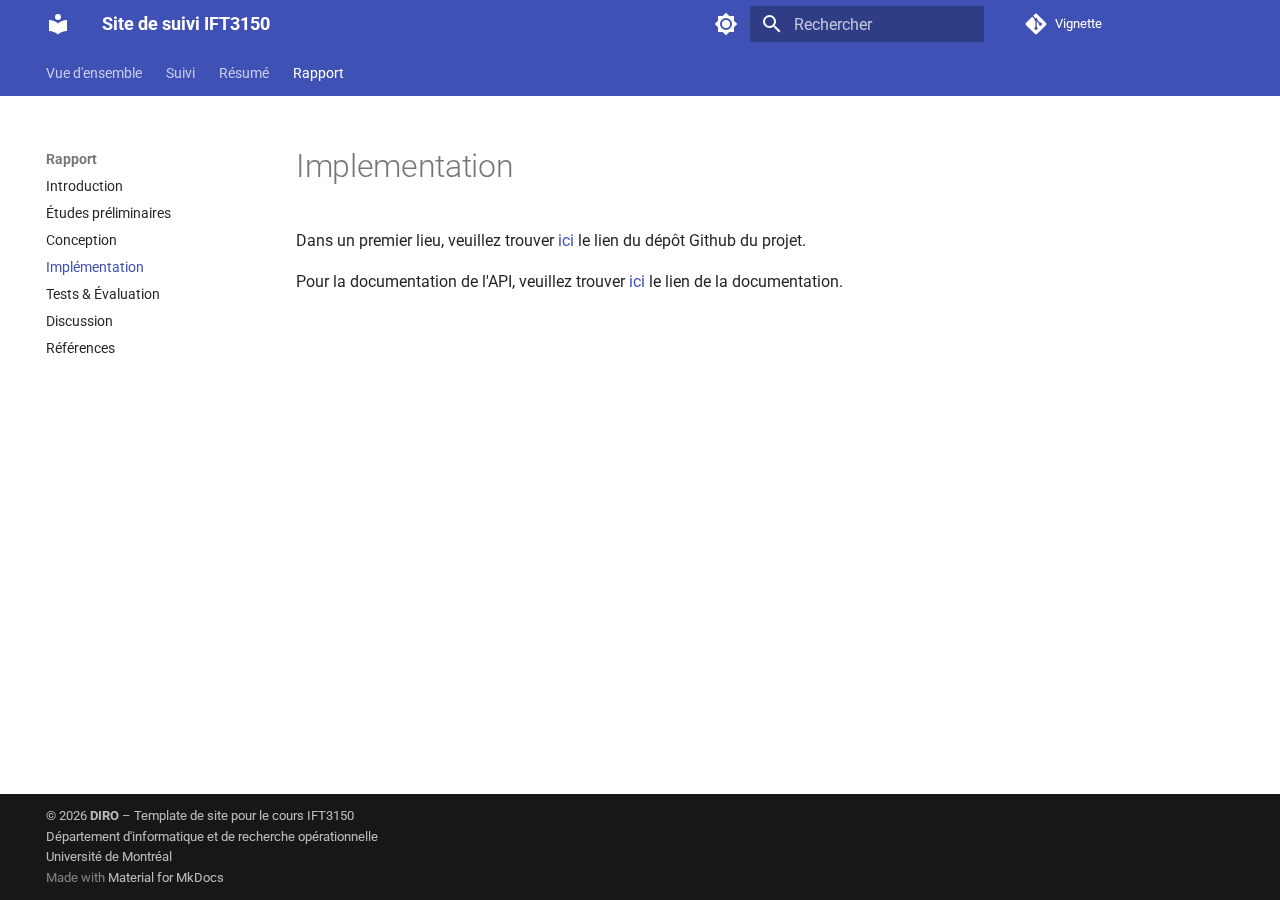
<file: rapport/implementation/index.html>
<!doctype html>
<html lang="fr" class="no-js">
  <head>
    
      <meta charset="utf-8">
      <meta name="viewport" content="width=device-width,initial-scale=1">
      
        <meta name="description" content="Template de site web pour le cours IFT3150">
      
      
        <meta name="author" content="Louis-Edouard Lafontant">
      
      
        <link rel="canonical" href="https://ift3150-template.github.io/rapport/implementation/">
      
      
        <link rel="prev" href="../conception/">
      
      
        <link rel="next" href="../evaluation/">
      
      
        
      
      
      <link rel="icon" href="../../assets/images/favicon.png">
      <meta name="generator" content="mkdocs-1.6.1, mkdocs-material-9.7.1">
    
    
      
        <title>Implémentation - Site de suivi IFT3150</title>
      
    
    
      <link rel="stylesheet" href="../../assets/stylesheets/main.484c7ddc.min.css">
      
        
        <link rel="stylesheet" href="../../assets/stylesheets/palette.ab4e12ef.min.css">
      
      


    
    
      
    
    
      
        
        
        <link rel="preconnect" href="https://fonts.gstatic.com" crossorigin>
        <link rel="stylesheet" href="https://fonts.googleapis.com/css?family=Roboto:300,300i,400,400i,700,700i%7CRoboto+Mono:400,400i,700,700i&display=fallback">
        <style>:root{--md-text-font:"Roboto";--md-code-font:"Roboto Mono"}</style>
      
    
    
    <script>__md_scope=new URL("../..",location),__md_hash=e=>[...e].reduce(((e,_)=>(e<<5)-e+_.charCodeAt(0)),0),__md_get=(e,_=localStorage,t=__md_scope)=>JSON.parse(_.getItem(t.pathname+"."+e)),__md_set=(e,_,t=localStorage,a=__md_scope)=>{try{t.setItem(a.pathname+"."+e,JSON.stringify(_))}catch(e){}}</script>
    
      

    
    
  </head>
  
  
    
    
      
    
    
    
    
    <body dir="ltr" data-md-color-scheme="default" data-md-color-primary="indigo" data-md-color-accent="indigo">
  
    
    <input class="md-toggle" data-md-toggle="drawer" type="checkbox" id="__drawer" autocomplete="off">
    <input class="md-toggle" data-md-toggle="search" type="checkbox" id="__search" autocomplete="off">
    <label class="md-overlay" for="__drawer"></label>
    <div data-md-component="skip">
      
        
        <a href="#implementation" class="md-skip">
          Aller au contenu
        </a>
      
    </div>
    <div data-md-component="announce">
      
    </div>
    
    
      

<header class="md-header" data-md-component="header">
  <nav class="md-header__inner md-grid" aria-label="En-tête">
    <a href="../.." title="Site de suivi IFT3150" class="md-header__button md-logo" aria-label="Site de suivi IFT3150" data-md-component="logo">
      
  
  <svg xmlns="http://www.w3.org/2000/svg" viewBox="0 0 24 24"><path d="M12 8a3 3 0 0 0 3-3 3 3 0 0 0-3-3 3 3 0 0 0-3 3 3 3 0 0 0 3 3m0 3.54C9.64 9.35 6.5 8 3 8v11c3.5 0 6.64 1.35 9 3.54 2.36-2.19 5.5-3.54 9-3.54V8c-3.5 0-6.64 1.35-9 3.54"/></svg>

    </a>
    <label class="md-header__button md-icon" for="__drawer">
      
      <svg xmlns="http://www.w3.org/2000/svg" viewBox="0 0 24 24"><path d="M3 6h18v2H3zm0 5h18v2H3zm0 5h18v2H3z"/></svg>
    </label>
    <div class="md-header__title" data-md-component="header-title">
      <div class="md-header__ellipsis">
        <div class="md-header__topic">
          <span class="md-ellipsis">
            Site de suivi IFT3150
          </span>
        </div>
        <div class="md-header__topic" data-md-component="header-topic">
          <span class="md-ellipsis">
            
              Implémentation
            
          </span>
        </div>
      </div>
    </div>
    
      
        <form class="md-header__option" data-md-component="palette">
  
    
    
    
    <input class="md-option" data-md-color-media="" data-md-color-scheme="default" data-md-color-primary="indigo" data-md-color-accent="indigo"  aria-label="Switch to dark mode"  type="radio" name="__palette" id="__palette_0">
    
      <label class="md-header__button md-icon" title="Switch to dark mode" for="__palette_1" hidden>
        <svg xmlns="http://www.w3.org/2000/svg" viewBox="0 0 24 24"><path d="M12 8a4 4 0 0 0-4 4 4 4 0 0 0 4 4 4 4 0 0 0 4-4 4 4 0 0 0-4-4m0 10a6 6 0 0 1-6-6 6 6 0 0 1 6-6 6 6 0 0 1 6 6 6 6 0 0 1-6 6m8-9.31V4h-4.69L12 .69 8.69 4H4v4.69L.69 12 4 15.31V20h4.69L12 23.31 15.31 20H20v-4.69L23.31 12z"/></svg>
      </label>
    
  
    
    
    
    <input class="md-option" data-md-color-media="" data-md-color-scheme="slate" data-md-color-primary="indigo" data-md-color-accent="indigo"  aria-label="Switch to light mode"  type="radio" name="__palette" id="__palette_1">
    
      <label class="md-header__button md-icon" title="Switch to light mode" for="__palette_0" hidden>
        <svg xmlns="http://www.w3.org/2000/svg" viewBox="0 0 24 24"><path d="M12 18c-.89 0-1.74-.2-2.5-.55C11.56 16.5 13 14.42 13 12s-1.44-4.5-3.5-5.45C10.26 6.2 11.11 6 12 6a6 6 0 0 1 6 6 6 6 0 0 1-6 6m8-9.31V4h-4.69L12 .69 8.69 4H4v4.69L.69 12 4 15.31V20h4.69L12 23.31 15.31 20H20v-4.69L23.31 12z"/></svg>
      </label>
    
  
</form>
      
    
    
      <script>var palette=__md_get("__palette");if(palette&&palette.color){if("(prefers-color-scheme)"===palette.color.media){var media=matchMedia("(prefers-color-scheme: light)"),input=document.querySelector(media.matches?"[data-md-color-media='(prefers-color-scheme: light)']":"[data-md-color-media='(prefers-color-scheme: dark)']");palette.color.media=input.getAttribute("data-md-color-media"),palette.color.scheme=input.getAttribute("data-md-color-scheme"),palette.color.primary=input.getAttribute("data-md-color-primary"),palette.color.accent=input.getAttribute("data-md-color-accent")}for(var[key,value]of Object.entries(palette.color))document.body.setAttribute("data-md-color-"+key,value)}</script>
    
    
    
      
      
        <label class="md-header__button md-icon" for="__search">
          
          <svg xmlns="http://www.w3.org/2000/svg" viewBox="0 0 24 24"><path d="M9.5 3A6.5 6.5 0 0 1 16 9.5c0 1.61-.59 3.09-1.56 4.23l.27.27h.79l5 5-1.5 1.5-5-5v-.79l-.27-.27A6.52 6.52 0 0 1 9.5 16 6.5 6.5 0 0 1 3 9.5 6.5 6.5 0 0 1 9.5 3m0 2C7 5 5 7 5 9.5S7 14 9.5 14 14 12 14 9.5 12 5 9.5 5"/></svg>
        </label>
        <div class="md-search" data-md-component="search" role="dialog">
  <label class="md-search__overlay" for="__search"></label>
  <div class="md-search__inner" role="search">
    <form class="md-search__form" name="search">
      <input type="text" class="md-search__input" name="query" aria-label="Rechercher" placeholder="Rechercher" autocapitalize="off" autocorrect="off" autocomplete="off" spellcheck="false" data-md-component="search-query" required>
      <label class="md-search__icon md-icon" for="__search">
        
        <svg xmlns="http://www.w3.org/2000/svg" viewBox="0 0 24 24"><path d="M9.5 3A6.5 6.5 0 0 1 16 9.5c0 1.61-.59 3.09-1.56 4.23l.27.27h.79l5 5-1.5 1.5-5-5v-.79l-.27-.27A6.52 6.52 0 0 1 9.5 16 6.5 6.5 0 0 1 3 9.5 6.5 6.5 0 0 1 9.5 3m0 2C7 5 5 7 5 9.5S7 14 9.5 14 14 12 14 9.5 12 5 9.5 5"/></svg>
        
        <svg xmlns="http://www.w3.org/2000/svg" viewBox="0 0 24 24"><path d="M20 11v2H8l5.5 5.5-1.42 1.42L4.16 12l7.92-7.92L13.5 5.5 8 11z"/></svg>
      </label>
      <nav class="md-search__options" aria-label="Recherche">
        
          <a href="javascript:void(0)" class="md-search__icon md-icon" title="Partager" aria-label="Partager" data-clipboard data-clipboard-text="" data-md-component="search-share" tabindex="-1">
            
            <svg xmlns="http://www.w3.org/2000/svg" viewBox="0 0 24 24"><path d="M18 16.08c-.76 0-1.44.3-1.96.77L8.91 12.7c.05-.23.09-.46.09-.7s-.04-.47-.09-.7l7.05-4.11c.54.5 1.25.81 2.04.81a3 3 0 0 0 3-3 3 3 0 0 0-3-3 3 3 0 0 0-3 3c0 .24.04.47.09.7L8.04 9.81C7.5 9.31 6.79 9 6 9a3 3 0 0 0-3 3 3 3 0 0 0 3 3c.79 0 1.5-.31 2.04-.81l7.12 4.15c-.05.21-.08.43-.08.66 0 1.61 1.31 2.91 2.92 2.91s2.92-1.3 2.92-2.91A2.92 2.92 0 0 0 18 16.08"/></svg>
          </a>
        
        <button type="reset" class="md-search__icon md-icon" title="Effacer" aria-label="Effacer" tabindex="-1">
          
          <svg xmlns="http://www.w3.org/2000/svg" viewBox="0 0 24 24"><path d="M19 6.41 17.59 5 12 10.59 6.41 5 5 6.41 10.59 12 5 17.59 6.41 19 12 13.41 17.59 19 19 17.59 13.41 12z"/></svg>
        </button>
      </nav>
      
        <div class="md-search__suggest" data-md-component="search-suggest"></div>
      
    </form>
    <div class="md-search__output">
      <div class="md-search__scrollwrap" tabindex="0" data-md-scrollfix>
        <div class="md-search-result" data-md-component="search-result">
          <div class="md-search-result__meta">
            Initialisation de la recherche
          </div>
          <ol class="md-search-result__list" role="presentation"></ol>
        </div>
      </div>
    </div>
  </div>
</div>
      
    
    
      <div class="md-header__source">
        <a href="https://github.com/protolabo/vignette" title="Aller au dépôt" class="md-source" data-md-component="source">
  <div class="md-source__icon md-icon">
    
    <svg xmlns="http://www.w3.org/2000/svg" viewBox="0 0 448 512"><!--! Font Awesome Free 7.1.0 by @fontawesome - https://fontawesome.com License - https://fontawesome.com/license/free (Icons: CC BY 4.0, Fonts: SIL OFL 1.1, Code: MIT License) Copyright 2025 Fonticons, Inc.--><path d="M439.6 236.1 244 40.5c-5.4-5.5-12.8-8.5-20.4-8.5s-15 3-20.4 8.4L162.5 81l51.5 51.5c27.1-9.1 52.7 16.8 43.4 43.7l49.7 49.7c34.2-11.8 61.2 31 35.5 56.7-26.5 26.5-70.2-2.9-56-37.3L240.3 199v121.9c25.3 12.5 22.3 41.8 9.1 55-6.4 6.4-15.2 10.1-24.3 10.1s-17.8-3.6-24.3-10.1c-17.6-17.6-11.1-46.9 11.2-56v-123c-20.8-8.5-24.6-30.7-18.6-45L142.6 101 8.5 235.1C3 240.6 0 247.9 0 255.5s3 15 8.5 20.4l195.6 195.7c5.4 5.4 12.7 8.4 20.4 8.4s15-3 20.4-8.4l194.7-194.7c5.4-5.4 8.4-12.8 8.4-20.4s-3-15-8.4-20.4"/></svg>
  </div>
  <div class="md-source__repository">
    Vignette
  </div>
</a>
      </div>
    
  </nav>
  
</header>
    
    <div class="md-container" data-md-component="container">
      
      
        
          
            
<nav class="md-tabs" aria-label="Onglets" data-md-component="tabs">
  <div class="md-grid">
    <ul class="md-tabs__list">
      
        
  
  
  
  
    <li class="md-tabs__item">
      <a href="../.." class="md-tabs__link">
        
  
  
    
  
  Vue d'ensemble

      </a>
    </li>
  

      
        
  
  
  
  
    <li class="md-tabs__item">
      <a href="../../suivi/" class="md-tabs__link">
        
  
  
    
  
  Suivi

      </a>
    </li>
  

      
        
  
  
  
  
    <li class="md-tabs__item">
      <a href="../../resume/" class="md-tabs__link">
        
  
  
    
  
  Résumé

      </a>
    </li>
  

      
        
  
  
  
    
  
  
    
    
      <li class="md-tabs__item md-tabs__item--active">
        <a href="../" class="md-tabs__link">
          
  
  
  Rapport

        </a>
      </li>
    
  

      
    </ul>
  </div>
</nav>
          
        
      
      <main class="md-main" data-md-component="main">
        <div class="md-main__inner md-grid">
          
            
              
              <div class="md-sidebar md-sidebar--primary" data-md-component="sidebar" data-md-type="navigation" >
                <div class="md-sidebar__scrollwrap">
                  <div class="md-sidebar__inner">
                    


  


<nav class="md-nav md-nav--primary md-nav--lifted" aria-label="Navigation" data-md-level="0">
  <label class="md-nav__title" for="__drawer">
    <a href="../.." title="Site de suivi IFT3150" class="md-nav__button md-logo" aria-label="Site de suivi IFT3150" data-md-component="logo">
      
  
  <svg xmlns="http://www.w3.org/2000/svg" viewBox="0 0 24 24"><path d="M12 8a3 3 0 0 0 3-3 3 3 0 0 0-3-3 3 3 0 0 0-3 3 3 3 0 0 0 3 3m0 3.54C9.64 9.35 6.5 8 3 8v11c3.5 0 6.64 1.35 9 3.54 2.36-2.19 5.5-3.54 9-3.54V8c-3.5 0-6.64 1.35-9 3.54"/></svg>

    </a>
    Site de suivi IFT3150
  </label>
  
    <div class="md-nav__source">
      <a href="https://github.com/protolabo/vignette" title="Aller au dépôt" class="md-source" data-md-component="source">
  <div class="md-source__icon md-icon">
    
    <svg xmlns="http://www.w3.org/2000/svg" viewBox="0 0 448 512"><!--! Font Awesome Free 7.1.0 by @fontawesome - https://fontawesome.com License - https://fontawesome.com/license/free (Icons: CC BY 4.0, Fonts: SIL OFL 1.1, Code: MIT License) Copyright 2025 Fonticons, Inc.--><path d="M439.6 236.1 244 40.5c-5.4-5.5-12.8-8.5-20.4-8.5s-15 3-20.4 8.4L162.5 81l51.5 51.5c27.1-9.1 52.7 16.8 43.4 43.7l49.7 49.7c34.2-11.8 61.2 31 35.5 56.7-26.5 26.5-70.2-2.9-56-37.3L240.3 199v121.9c25.3 12.5 22.3 41.8 9.1 55-6.4 6.4-15.2 10.1-24.3 10.1s-17.8-3.6-24.3-10.1c-17.6-17.6-11.1-46.9 11.2-56v-123c-20.8-8.5-24.6-30.7-18.6-45L142.6 101 8.5 235.1C3 240.6 0 247.9 0 255.5s3 15 8.5 20.4l195.6 195.7c5.4 5.4 12.7 8.4 20.4 8.4s15-3 20.4-8.4l194.7-194.7c5.4-5.4 8.4-12.8 8.4-20.4s-3-15-8.4-20.4"/></svg>
  </div>
  <div class="md-source__repository">
    Vignette
  </div>
</a>
    </div>
  
  <ul class="md-nav__list" data-md-scrollfix>
    
      
      
  
  
  
  
    <li class="md-nav__item">
      <a href="../.." class="md-nav__link">
        
  
  
  <span class="md-ellipsis">
    
  
    Vue d'ensemble
  

    
  </span>
  
  

      </a>
    </li>
  

    
      
      
  
  
  
  
    <li class="md-nav__item">
      <a href="../../suivi/" class="md-nav__link">
        
  
  
  <span class="md-ellipsis">
    
  
    Suivi
  

    
  </span>
  
  

      </a>
    </li>
  

    
      
      
  
  
  
  
    <li class="md-nav__item">
      <a href="../../resume/" class="md-nav__link">
        
  
  
  <span class="md-ellipsis">
    
  
    Résumé
  

    
  </span>
  
  

      </a>
    </li>
  

    
      
      
  
  
    
  
  
  
    
    
    
    
      
        
        
      
      
        
      
    
    
    <li class="md-nav__item md-nav__item--active md-nav__item--section md-nav__item--nested">
      
        
        
        <input class="md-nav__toggle md-toggle " type="checkbox" id="__nav_4" checked>
        
          
          <label class="md-nav__link" for="__nav_4" id="__nav_4_label" tabindex="">
            
  
  
  <span class="md-ellipsis">
    
  
    Rapport
  

    
  </span>
  
  

            <span class="md-nav__icon md-icon"></span>
          </label>
        
        <nav class="md-nav" data-md-level="1" aria-labelledby="__nav_4_label" aria-expanded="true">
          <label class="md-nav__title" for="__nav_4">
            <span class="md-nav__icon md-icon"></span>
            
  
    Rapport
  

          </label>
          <ul class="md-nav__list" data-md-scrollfix>
            
              
                
  
  
  
  
    <li class="md-nav__item">
      <a href="../" class="md-nav__link">
        
  
  
  <span class="md-ellipsis">
    
  
    Introduction
  

    
  </span>
  
  

      </a>
    </li>
  

              
            
              
                
  
  
  
  
    <li class="md-nav__item">
      <a href="../analyse/" class="md-nav__link">
        
  
  
  <span class="md-ellipsis">
    
  
    Études préliminaires
  

    
  </span>
  
  

      </a>
    </li>
  

              
            
              
                
  
  
  
  
    <li class="md-nav__item">
      <a href="../conception/" class="md-nav__link">
        
  
  
  <span class="md-ellipsis">
    
  
    Conception
  

    
  </span>
  
  

      </a>
    </li>
  

              
            
              
                
  
  
    
  
  
  
    <li class="md-nav__item md-nav__item--active">
      
      <input class="md-nav__toggle md-toggle" type="checkbox" id="__toc">
      
      
        
      
      
      <a href="./" class="md-nav__link md-nav__link--active">
        
  
  
  <span class="md-ellipsis">
    
  
    Implémentation
  

    
  </span>
  
  

      </a>
      
    </li>
  

              
            
              
                
  
  
  
  
    <li class="md-nav__item">
      <a href="../evaluation/" class="md-nav__link">
        
  
  
  <span class="md-ellipsis">
    
  
    Tests & Évaluation
  

    
  </span>
  
  

      </a>
    </li>
  

              
            
              
                
  
  
  
  
    <li class="md-nav__item">
      <a href="../resultat/" class="md-nav__link">
        
  
  
  <span class="md-ellipsis">
    
  
    Discussion
  

    
  </span>
  
  

      </a>
    </li>
  

              
            
              
                
  
  
  
  
    <li class="md-nav__item">
      <a href="../references/" class="md-nav__link">
        
  
  
  <span class="md-ellipsis">
    
  
    Références
  

    
  </span>
  
  

      </a>
    </li>
  

              
            
          </ul>
        </nav>
      
    </li>
  

    
  </ul>
</nav>
                  </div>
                </div>
              </div>
            
            
              
              <div class="md-sidebar md-sidebar--secondary" data-md-component="sidebar" data-md-type="toc" >
                <div class="md-sidebar__scrollwrap">
                  <div class="md-sidebar__inner">
                    

<nav class="md-nav md-nav--secondary" aria-label="Table des matières">
  
  
  
    
  
  
</nav>
                  </div>
                </div>
              </div>
            
          
          
            <div class="md-content" data-md-component="content">
              
              <article class="md-content__inner md-typeset">
                
                  


  
  


<h1 id="implementation">Implementation<a class="headerlink" href="#implementation" title="Permanent link">&para;</a></h1>
<p>Dans un premier lieu, veuillez trouver <a href="https://github.com/Titiplex/vignette">ici</a> le lien du dépôt Github du projet.</p>
<p>Pour la documentation de l'API, veuillez trouver <a href="https://titiplex.github.io/vignette/">ici</a> le lien de la
documentation.</p>












                
              </article>
            </div>
          
          
  <script>var tabs=__md_get("__tabs");if(Array.isArray(tabs))e:for(var set of document.querySelectorAll(".tabbed-set")){var labels=set.querySelector(".tabbed-labels");for(var tab of tabs)for(var label of labels.getElementsByTagName("label"))if(label.innerText.trim()===tab){var input=document.getElementById(label.htmlFor);input.checked=!0;continue e}}</script>

<script>var target=document.getElementById(location.hash.slice(1));target&&target.name&&(target.checked=target.name.startsWith("__tabbed_"))</script>
        </div>
        
          <button type="button" class="md-top md-icon" data-md-component="top" hidden>
  
  <svg xmlns="http://www.w3.org/2000/svg" viewBox="0 0 24 24"><path d="M13 20h-2V8l-5.5 5.5-1.42-1.42L12 4.16l7.92 7.92-1.42 1.42L13 8z"/></svg>
  Retour en haut de la page
</button>
        
      </main>
      
        <footer class="md-footer">
  
  <div class="md-footer-meta md-typeset">
    <div class="md-footer-meta__inner md-grid">
      <div class="md-copyright">
  
    <div class="md-copyright__highlight">
      &copy; 2026 <b>DIRO</b> &ndash; Template de site pour le cours IFT3150 <br>Département d'informatique et de recherche opérationnelle <br>Université de Montréal
    </div>
  
  
    Made with
    <a href="https://squidfunk.github.io/mkdocs-material/" target="_blank" rel="noopener">
      Material for MkDocs
    </a>
  
</div>
      
    </div>
  </div>
</footer>
      
    </div>
    <div class="md-dialog" data-md-component="dialog">
      <div class="md-dialog__inner md-typeset"></div>
    </div>
    
    
    
      
      
      <script id="__config" type="application/json">{"annotate": null, "base": "../..", "features": ["navigation.instant", "navigation.tabs", "navigation.sections", "navigation.expand", "navigation.top", "search.highlight", "search.suggest", "search.share", "content.tabs.link", "content.code.copy", "content.code.annotate"], "search": "../../assets/javascripts/workers/search.2c215733.min.js", "tags": null, "translations": {"clipboard.copied": "Copi\u00e9 dans le presse-papier", "clipboard.copy": "Copier dans le presse-papier", "search.result.more.one": "1 de plus sur cette page", "search.result.more.other": "# de plus sur cette page", "search.result.none": "Aucun document trouv\u00e9", "search.result.one": "1 document trouv\u00e9", "search.result.other": "# documents trouv\u00e9s", "search.result.placeholder": "Taper pour d\u00e9marrer la recherche", "search.result.term.missing": "Non trouv\u00e9", "select.version": "S\u00e9lectionner la version"}, "version": null}</script>
    
    
      <script src="../../assets/javascripts/bundle.79ae519e.min.js"></script>
      
    
  </body>
</html>
</file>
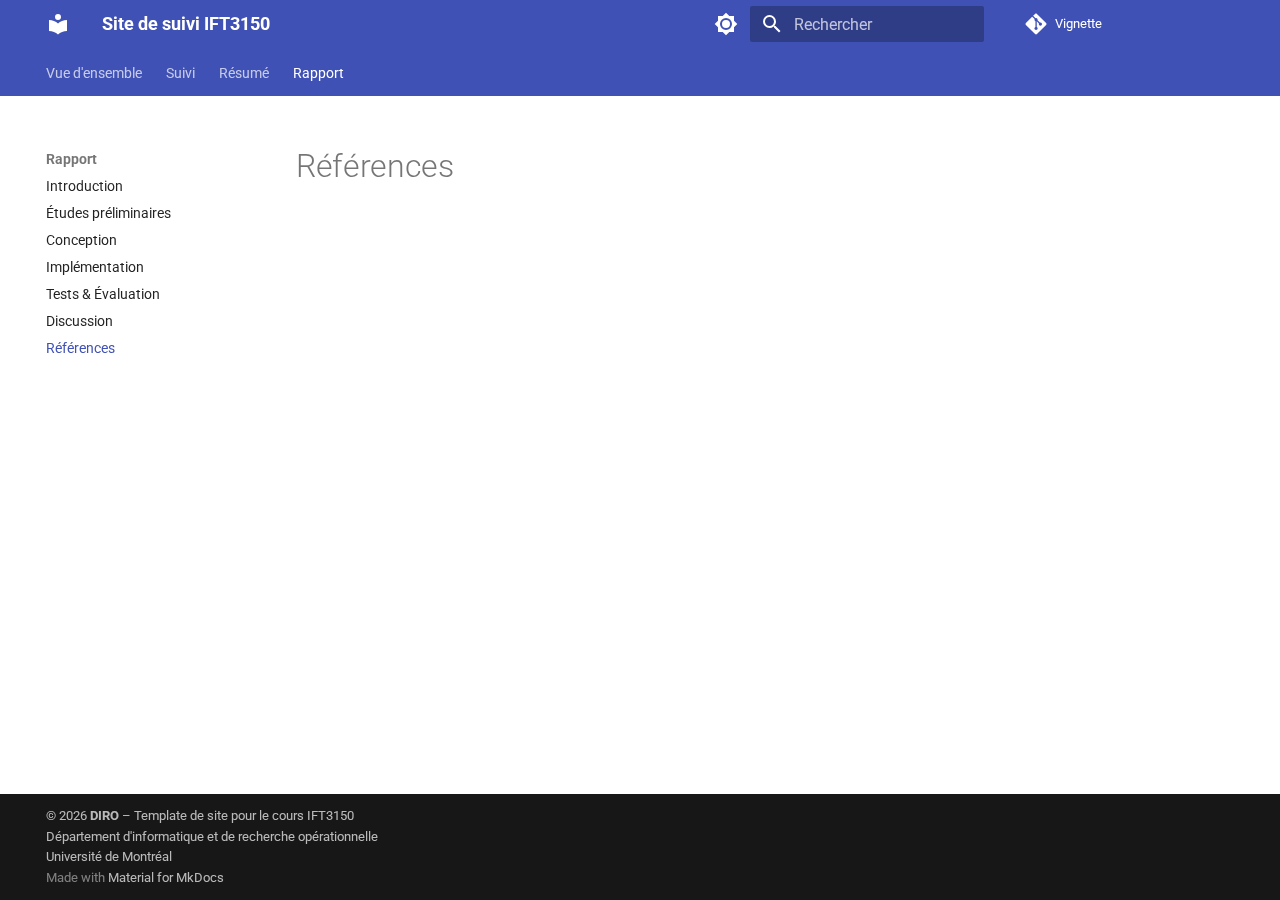
<file: rapport/references/index.html>
<!doctype html>
<html lang="fr" class="no-js">
  <head>
    
      <meta charset="utf-8">
      <meta name="viewport" content="width=device-width,initial-scale=1">
      
        <meta name="description" content="Template de site web pour le cours IFT3150">
      
      
        <meta name="author" content="Louis-Edouard Lafontant">
      
      
        <link rel="canonical" href="https://ift3150-template.github.io/rapport/references/">
      
      
        <link rel="prev" href="../resultat/">
      
      
      
        
      
      
      <link rel="icon" href="../../assets/images/favicon.png">
      <meta name="generator" content="mkdocs-1.6.1, mkdocs-material-9.7.1">
    
    
      
        <title>Références - Site de suivi IFT3150</title>
      
    
    
      <link rel="stylesheet" href="../../assets/stylesheets/main.484c7ddc.min.css">
      
        
        <link rel="stylesheet" href="../../assets/stylesheets/palette.ab4e12ef.min.css">
      
      


    
    
      
    
    
      
        
        
        <link rel="preconnect" href="https://fonts.gstatic.com" crossorigin>
        <link rel="stylesheet" href="https://fonts.googleapis.com/css?family=Roboto:300,300i,400,400i,700,700i%7CRoboto+Mono:400,400i,700,700i&display=fallback">
        <style>:root{--md-text-font:"Roboto";--md-code-font:"Roboto Mono"}</style>
      
    
    
    <script>__md_scope=new URL("../..",location),__md_hash=e=>[...e].reduce(((e,_)=>(e<<5)-e+_.charCodeAt(0)),0),__md_get=(e,_=localStorage,t=__md_scope)=>JSON.parse(_.getItem(t.pathname+"."+e)),__md_set=(e,_,t=localStorage,a=__md_scope)=>{try{t.setItem(a.pathname+"."+e,JSON.stringify(_))}catch(e){}}</script>
    
      

    
    
  </head>
  
  
    
    
      
    
    
    
    
    <body dir="ltr" data-md-color-scheme="default" data-md-color-primary="indigo" data-md-color-accent="indigo">
  
    
    <input class="md-toggle" data-md-toggle="drawer" type="checkbox" id="__drawer" autocomplete="off">
    <input class="md-toggle" data-md-toggle="search" type="checkbox" id="__search" autocomplete="off">
    <label class="md-overlay" for="__drawer"></label>
    <div data-md-component="skip">
      
        
        <a href="#references" class="md-skip">
          Aller au contenu
        </a>
      
    </div>
    <div data-md-component="announce">
      
    </div>
    
    
      

<header class="md-header" data-md-component="header">
  <nav class="md-header__inner md-grid" aria-label="En-tête">
    <a href="../.." title="Site de suivi IFT3150" class="md-header__button md-logo" aria-label="Site de suivi IFT3150" data-md-component="logo">
      
  
  <svg xmlns="http://www.w3.org/2000/svg" viewBox="0 0 24 24"><path d="M12 8a3 3 0 0 0 3-3 3 3 0 0 0-3-3 3 3 0 0 0-3 3 3 3 0 0 0 3 3m0 3.54C9.64 9.35 6.5 8 3 8v11c3.5 0 6.64 1.35 9 3.54 2.36-2.19 5.5-3.54 9-3.54V8c-3.5 0-6.64 1.35-9 3.54"/></svg>

    </a>
    <label class="md-header__button md-icon" for="__drawer">
      
      <svg xmlns="http://www.w3.org/2000/svg" viewBox="0 0 24 24"><path d="M3 6h18v2H3zm0 5h18v2H3zm0 5h18v2H3z"/></svg>
    </label>
    <div class="md-header__title" data-md-component="header-title">
      <div class="md-header__ellipsis">
        <div class="md-header__topic">
          <span class="md-ellipsis">
            Site de suivi IFT3150
          </span>
        </div>
        <div class="md-header__topic" data-md-component="header-topic">
          <span class="md-ellipsis">
            
              Références
            
          </span>
        </div>
      </div>
    </div>
    
      
        <form class="md-header__option" data-md-component="palette">
  
    
    
    
    <input class="md-option" data-md-color-media="" data-md-color-scheme="default" data-md-color-primary="indigo" data-md-color-accent="indigo"  aria-label="Switch to dark mode"  type="radio" name="__palette" id="__palette_0">
    
      <label class="md-header__button md-icon" title="Switch to dark mode" for="__palette_1" hidden>
        <svg xmlns="http://www.w3.org/2000/svg" viewBox="0 0 24 24"><path d="M12 8a4 4 0 0 0-4 4 4 4 0 0 0 4 4 4 4 0 0 0 4-4 4 4 0 0 0-4-4m0 10a6 6 0 0 1-6-6 6 6 0 0 1 6-6 6 6 0 0 1 6 6 6 6 0 0 1-6 6m8-9.31V4h-4.69L12 .69 8.69 4H4v4.69L.69 12 4 15.31V20h4.69L12 23.31 15.31 20H20v-4.69L23.31 12z"/></svg>
      </label>
    
  
    
    
    
    <input class="md-option" data-md-color-media="" data-md-color-scheme="slate" data-md-color-primary="indigo" data-md-color-accent="indigo"  aria-label="Switch to light mode"  type="radio" name="__palette" id="__palette_1">
    
      <label class="md-header__button md-icon" title="Switch to light mode" for="__palette_0" hidden>
        <svg xmlns="http://www.w3.org/2000/svg" viewBox="0 0 24 24"><path d="M12 18c-.89 0-1.74-.2-2.5-.55C11.56 16.5 13 14.42 13 12s-1.44-4.5-3.5-5.45C10.26 6.2 11.11 6 12 6a6 6 0 0 1 6 6 6 6 0 0 1-6 6m8-9.31V4h-4.69L12 .69 8.69 4H4v4.69L.69 12 4 15.31V20h4.69L12 23.31 15.31 20H20v-4.69L23.31 12z"/></svg>
      </label>
    
  
</form>
      
    
    
      <script>var palette=__md_get("__palette");if(palette&&palette.color){if("(prefers-color-scheme)"===palette.color.media){var media=matchMedia("(prefers-color-scheme: light)"),input=document.querySelector(media.matches?"[data-md-color-media='(prefers-color-scheme: light)']":"[data-md-color-media='(prefers-color-scheme: dark)']");palette.color.media=input.getAttribute("data-md-color-media"),palette.color.scheme=input.getAttribute("data-md-color-scheme"),palette.color.primary=input.getAttribute("data-md-color-primary"),palette.color.accent=input.getAttribute("data-md-color-accent")}for(var[key,value]of Object.entries(palette.color))document.body.setAttribute("data-md-color-"+key,value)}</script>
    
    
    
      
      
        <label class="md-header__button md-icon" for="__search">
          
          <svg xmlns="http://www.w3.org/2000/svg" viewBox="0 0 24 24"><path d="M9.5 3A6.5 6.5 0 0 1 16 9.5c0 1.61-.59 3.09-1.56 4.23l.27.27h.79l5 5-1.5 1.5-5-5v-.79l-.27-.27A6.52 6.52 0 0 1 9.5 16 6.5 6.5 0 0 1 3 9.5 6.5 6.5 0 0 1 9.5 3m0 2C7 5 5 7 5 9.5S7 14 9.5 14 14 12 14 9.5 12 5 9.5 5"/></svg>
        </label>
        <div class="md-search" data-md-component="search" role="dialog">
  <label class="md-search__overlay" for="__search"></label>
  <div class="md-search__inner" role="search">
    <form class="md-search__form" name="search">
      <input type="text" class="md-search__input" name="query" aria-label="Rechercher" placeholder="Rechercher" autocapitalize="off" autocorrect="off" autocomplete="off" spellcheck="false" data-md-component="search-query" required>
      <label class="md-search__icon md-icon" for="__search">
        
        <svg xmlns="http://www.w3.org/2000/svg" viewBox="0 0 24 24"><path d="M9.5 3A6.5 6.5 0 0 1 16 9.5c0 1.61-.59 3.09-1.56 4.23l.27.27h.79l5 5-1.5 1.5-5-5v-.79l-.27-.27A6.52 6.52 0 0 1 9.5 16 6.5 6.5 0 0 1 3 9.5 6.5 6.5 0 0 1 9.5 3m0 2C7 5 5 7 5 9.5S7 14 9.5 14 14 12 14 9.5 12 5 9.5 5"/></svg>
        
        <svg xmlns="http://www.w3.org/2000/svg" viewBox="0 0 24 24"><path d="M20 11v2H8l5.5 5.5-1.42 1.42L4.16 12l7.92-7.92L13.5 5.5 8 11z"/></svg>
      </label>
      <nav class="md-search__options" aria-label="Recherche">
        
          <a href="javascript:void(0)" class="md-search__icon md-icon" title="Partager" aria-label="Partager" data-clipboard data-clipboard-text="" data-md-component="search-share" tabindex="-1">
            
            <svg xmlns="http://www.w3.org/2000/svg" viewBox="0 0 24 24"><path d="M18 16.08c-.76 0-1.44.3-1.96.77L8.91 12.7c.05-.23.09-.46.09-.7s-.04-.47-.09-.7l7.05-4.11c.54.5 1.25.81 2.04.81a3 3 0 0 0 3-3 3 3 0 0 0-3-3 3 3 0 0 0-3 3c0 .24.04.47.09.7L8.04 9.81C7.5 9.31 6.79 9 6 9a3 3 0 0 0-3 3 3 3 0 0 0 3 3c.79 0 1.5-.31 2.04-.81l7.12 4.15c-.05.21-.08.43-.08.66 0 1.61 1.31 2.91 2.92 2.91s2.92-1.3 2.92-2.91A2.92 2.92 0 0 0 18 16.08"/></svg>
          </a>
        
        <button type="reset" class="md-search__icon md-icon" title="Effacer" aria-label="Effacer" tabindex="-1">
          
          <svg xmlns="http://www.w3.org/2000/svg" viewBox="0 0 24 24"><path d="M19 6.41 17.59 5 12 10.59 6.41 5 5 6.41 10.59 12 5 17.59 6.41 19 12 13.41 17.59 19 19 17.59 13.41 12z"/></svg>
        </button>
      </nav>
      
        <div class="md-search__suggest" data-md-component="search-suggest"></div>
      
    </form>
    <div class="md-search__output">
      <div class="md-search__scrollwrap" tabindex="0" data-md-scrollfix>
        <div class="md-search-result" data-md-component="search-result">
          <div class="md-search-result__meta">
            Initialisation de la recherche
          </div>
          <ol class="md-search-result__list" role="presentation"></ol>
        </div>
      </div>
    </div>
  </div>
</div>
      
    
    
      <div class="md-header__source">
        <a href="https://github.com/protolabo/vignette" title="Aller au dépôt" class="md-source" data-md-component="source">
  <div class="md-source__icon md-icon">
    
    <svg xmlns="http://www.w3.org/2000/svg" viewBox="0 0 448 512"><!--! Font Awesome Free 7.1.0 by @fontawesome - https://fontawesome.com License - https://fontawesome.com/license/free (Icons: CC BY 4.0, Fonts: SIL OFL 1.1, Code: MIT License) Copyright 2025 Fonticons, Inc.--><path d="M439.6 236.1 244 40.5c-5.4-5.5-12.8-8.5-20.4-8.5s-15 3-20.4 8.4L162.5 81l51.5 51.5c27.1-9.1 52.7 16.8 43.4 43.7l49.7 49.7c34.2-11.8 61.2 31 35.5 56.7-26.5 26.5-70.2-2.9-56-37.3L240.3 199v121.9c25.3 12.5 22.3 41.8 9.1 55-6.4 6.4-15.2 10.1-24.3 10.1s-17.8-3.6-24.3-10.1c-17.6-17.6-11.1-46.9 11.2-56v-123c-20.8-8.5-24.6-30.7-18.6-45L142.6 101 8.5 235.1C3 240.6 0 247.9 0 255.5s3 15 8.5 20.4l195.6 195.7c5.4 5.4 12.7 8.4 20.4 8.4s15-3 20.4-8.4l194.7-194.7c5.4-5.4 8.4-12.8 8.4-20.4s-3-15-8.4-20.4"/></svg>
  </div>
  <div class="md-source__repository">
    Vignette
  </div>
</a>
      </div>
    
  </nav>
  
</header>
    
    <div class="md-container" data-md-component="container">
      
      
        
          
            
<nav class="md-tabs" aria-label="Onglets" data-md-component="tabs">
  <div class="md-grid">
    <ul class="md-tabs__list">
      
        
  
  
  
  
    <li class="md-tabs__item">
      <a href="../.." class="md-tabs__link">
        
  
  
    
  
  Vue d'ensemble

      </a>
    </li>
  

      
        
  
  
  
  
    <li class="md-tabs__item">
      <a href="../../suivi/" class="md-tabs__link">
        
  
  
    
  
  Suivi

      </a>
    </li>
  

      
        
  
  
  
  
    <li class="md-tabs__item">
      <a href="../../resume/" class="md-tabs__link">
        
  
  
    
  
  Résumé

      </a>
    </li>
  

      
        
  
  
  
    
  
  
    
    
      <li class="md-tabs__item md-tabs__item--active">
        <a href="../" class="md-tabs__link">
          
  
  
  Rapport

        </a>
      </li>
    
  

      
    </ul>
  </div>
</nav>
          
        
      
      <main class="md-main" data-md-component="main">
        <div class="md-main__inner md-grid">
          
            
              
              <div class="md-sidebar md-sidebar--primary" data-md-component="sidebar" data-md-type="navigation" >
                <div class="md-sidebar__scrollwrap">
                  <div class="md-sidebar__inner">
                    


  


<nav class="md-nav md-nav--primary md-nav--lifted" aria-label="Navigation" data-md-level="0">
  <label class="md-nav__title" for="__drawer">
    <a href="../.." title="Site de suivi IFT3150" class="md-nav__button md-logo" aria-label="Site de suivi IFT3150" data-md-component="logo">
      
  
  <svg xmlns="http://www.w3.org/2000/svg" viewBox="0 0 24 24"><path d="M12 8a3 3 0 0 0 3-3 3 3 0 0 0-3-3 3 3 0 0 0-3 3 3 3 0 0 0 3 3m0 3.54C9.64 9.35 6.5 8 3 8v11c3.5 0 6.64 1.35 9 3.54 2.36-2.19 5.5-3.54 9-3.54V8c-3.5 0-6.64 1.35-9 3.54"/></svg>

    </a>
    Site de suivi IFT3150
  </label>
  
    <div class="md-nav__source">
      <a href="https://github.com/protolabo/vignette" title="Aller au dépôt" class="md-source" data-md-component="source">
  <div class="md-source__icon md-icon">
    
    <svg xmlns="http://www.w3.org/2000/svg" viewBox="0 0 448 512"><!--! Font Awesome Free 7.1.0 by @fontawesome - https://fontawesome.com License - https://fontawesome.com/license/free (Icons: CC BY 4.0, Fonts: SIL OFL 1.1, Code: MIT License) Copyright 2025 Fonticons, Inc.--><path d="M439.6 236.1 244 40.5c-5.4-5.5-12.8-8.5-20.4-8.5s-15 3-20.4 8.4L162.5 81l51.5 51.5c27.1-9.1 52.7 16.8 43.4 43.7l49.7 49.7c34.2-11.8 61.2 31 35.5 56.7-26.5 26.5-70.2-2.9-56-37.3L240.3 199v121.9c25.3 12.5 22.3 41.8 9.1 55-6.4 6.4-15.2 10.1-24.3 10.1s-17.8-3.6-24.3-10.1c-17.6-17.6-11.1-46.9 11.2-56v-123c-20.8-8.5-24.6-30.7-18.6-45L142.6 101 8.5 235.1C3 240.6 0 247.9 0 255.5s3 15 8.5 20.4l195.6 195.7c5.4 5.4 12.7 8.4 20.4 8.4s15-3 20.4-8.4l194.7-194.7c5.4-5.4 8.4-12.8 8.4-20.4s-3-15-8.4-20.4"/></svg>
  </div>
  <div class="md-source__repository">
    Vignette
  </div>
</a>
    </div>
  
  <ul class="md-nav__list" data-md-scrollfix>
    
      
      
  
  
  
  
    <li class="md-nav__item">
      <a href="../.." class="md-nav__link">
        
  
  
  <span class="md-ellipsis">
    
  
    Vue d'ensemble
  

    
  </span>
  
  

      </a>
    </li>
  

    
      
      
  
  
  
  
    <li class="md-nav__item">
      <a href="../../suivi/" class="md-nav__link">
        
  
  
  <span class="md-ellipsis">
    
  
    Suivi
  

    
  </span>
  
  

      </a>
    </li>
  

    
      
      
  
  
  
  
    <li class="md-nav__item">
      <a href="../../resume/" class="md-nav__link">
        
  
  
  <span class="md-ellipsis">
    
  
    Résumé
  

    
  </span>
  
  

      </a>
    </li>
  

    
      
      
  
  
    
  
  
  
    
    
    
    
      
        
        
      
      
        
      
    
    
    <li class="md-nav__item md-nav__item--active md-nav__item--section md-nav__item--nested">
      
        
        
        <input class="md-nav__toggle md-toggle " type="checkbox" id="__nav_4" checked>
        
          
          <label class="md-nav__link" for="__nav_4" id="__nav_4_label" tabindex="">
            
  
  
  <span class="md-ellipsis">
    
  
    Rapport
  

    
  </span>
  
  

            <span class="md-nav__icon md-icon"></span>
          </label>
        
        <nav class="md-nav" data-md-level="1" aria-labelledby="__nav_4_label" aria-expanded="true">
          <label class="md-nav__title" for="__nav_4">
            <span class="md-nav__icon md-icon"></span>
            
  
    Rapport
  

          </label>
          <ul class="md-nav__list" data-md-scrollfix>
            
              
                
  
  
  
  
    <li class="md-nav__item">
      <a href="../" class="md-nav__link">
        
  
  
  <span class="md-ellipsis">
    
  
    Introduction
  

    
  </span>
  
  

      </a>
    </li>
  

              
            
              
                
  
  
  
  
    <li class="md-nav__item">
      <a href="../analyse/" class="md-nav__link">
        
  
  
  <span class="md-ellipsis">
    
  
    Études préliminaires
  

    
  </span>
  
  

      </a>
    </li>
  

              
            
              
                
  
  
  
  
    <li class="md-nav__item">
      <a href="../conception/" class="md-nav__link">
        
  
  
  <span class="md-ellipsis">
    
  
    Conception
  

    
  </span>
  
  

      </a>
    </li>
  

              
            
              
                
  
  
  
  
    <li class="md-nav__item">
      <a href="../implementation/" class="md-nav__link">
        
  
  
  <span class="md-ellipsis">
    
  
    Implémentation
  

    
  </span>
  
  

      </a>
    </li>
  

              
            
              
                
  
  
  
  
    <li class="md-nav__item">
      <a href="../evaluation/" class="md-nav__link">
        
  
  
  <span class="md-ellipsis">
    
  
    Tests & Évaluation
  

    
  </span>
  
  

      </a>
    </li>
  

              
            
              
                
  
  
  
  
    <li class="md-nav__item">
      <a href="../resultat/" class="md-nav__link">
        
  
  
  <span class="md-ellipsis">
    
  
    Discussion
  

    
  </span>
  
  

      </a>
    </li>
  

              
            
              
                
  
  
    
  
  
  
    <li class="md-nav__item md-nav__item--active">
      
      <input class="md-nav__toggle md-toggle" type="checkbox" id="__toc">
      
      
        
      
      
      <a href="./" class="md-nav__link md-nav__link--active">
        
  
  
  <span class="md-ellipsis">
    
  
    Références
  

    
  </span>
  
  

      </a>
      
    </li>
  

              
            
          </ul>
        </nav>
      
    </li>
  

    
  </ul>
</nav>
                  </div>
                </div>
              </div>
            
            
              
              <div class="md-sidebar md-sidebar--secondary" data-md-component="sidebar" data-md-type="toc" >
                <div class="md-sidebar__scrollwrap">
                  <div class="md-sidebar__inner">
                    

<nav class="md-nav md-nav--secondary" aria-label="Table des matières">
  
  
  
    
  
  
</nav>
                  </div>
                </div>
              </div>
            
          
          
            <div class="md-content" data-md-component="content">
              
              <article class="md-content__inner md-typeset">
                
                  


  
  


<h1 id="references">Références<a class="headerlink" href="#references" title="Permanent link">&para;</a></h1>












                
              </article>
            </div>
          
          
  <script>var tabs=__md_get("__tabs");if(Array.isArray(tabs))e:for(var set of document.querySelectorAll(".tabbed-set")){var labels=set.querySelector(".tabbed-labels");for(var tab of tabs)for(var label of labels.getElementsByTagName("label"))if(label.innerText.trim()===tab){var input=document.getElementById(label.htmlFor);input.checked=!0;continue e}}</script>

<script>var target=document.getElementById(location.hash.slice(1));target&&target.name&&(target.checked=target.name.startsWith("__tabbed_"))</script>
        </div>
        
          <button type="button" class="md-top md-icon" data-md-component="top" hidden>
  
  <svg xmlns="http://www.w3.org/2000/svg" viewBox="0 0 24 24"><path d="M13 20h-2V8l-5.5 5.5-1.42-1.42L12 4.16l7.92 7.92-1.42 1.42L13 8z"/></svg>
  Retour en haut de la page
</button>
        
      </main>
      
        <footer class="md-footer">
  
  <div class="md-footer-meta md-typeset">
    <div class="md-footer-meta__inner md-grid">
      <div class="md-copyright">
  
    <div class="md-copyright__highlight">
      &copy; 2026 <b>DIRO</b> &ndash; Template de site pour le cours IFT3150 <br>Département d'informatique et de recherche opérationnelle <br>Université de Montréal
    </div>
  
  
    Made with
    <a href="https://squidfunk.github.io/mkdocs-material/" target="_blank" rel="noopener">
      Material for MkDocs
    </a>
  
</div>
      
    </div>
  </div>
</footer>
      
    </div>
    <div class="md-dialog" data-md-component="dialog">
      <div class="md-dialog__inner md-typeset"></div>
    </div>
    
    
    
      
      
      <script id="__config" type="application/json">{"annotate": null, "base": "../..", "features": ["navigation.instant", "navigation.tabs", "navigation.sections", "navigation.expand", "navigation.top", "search.highlight", "search.suggest", "search.share", "content.tabs.link", "content.code.copy", "content.code.annotate"], "search": "../../assets/javascripts/workers/search.2c215733.min.js", "tags": null, "translations": {"clipboard.copied": "Copi\u00e9 dans le presse-papier", "clipboard.copy": "Copier dans le presse-papier", "search.result.more.one": "1 de plus sur cette page", "search.result.more.other": "# de plus sur cette page", "search.result.none": "Aucun document trouv\u00e9", "search.result.one": "1 document trouv\u00e9", "search.result.other": "# documents trouv\u00e9s", "search.result.placeholder": "Taper pour d\u00e9marrer la recherche", "search.result.term.missing": "Non trouv\u00e9", "select.version": "S\u00e9lectionner la version"}, "version": null}</script>
    
    
      <script src="../../assets/javascripts/bundle.79ae519e.min.js"></script>
      
    
  </body>
</html>
</file>
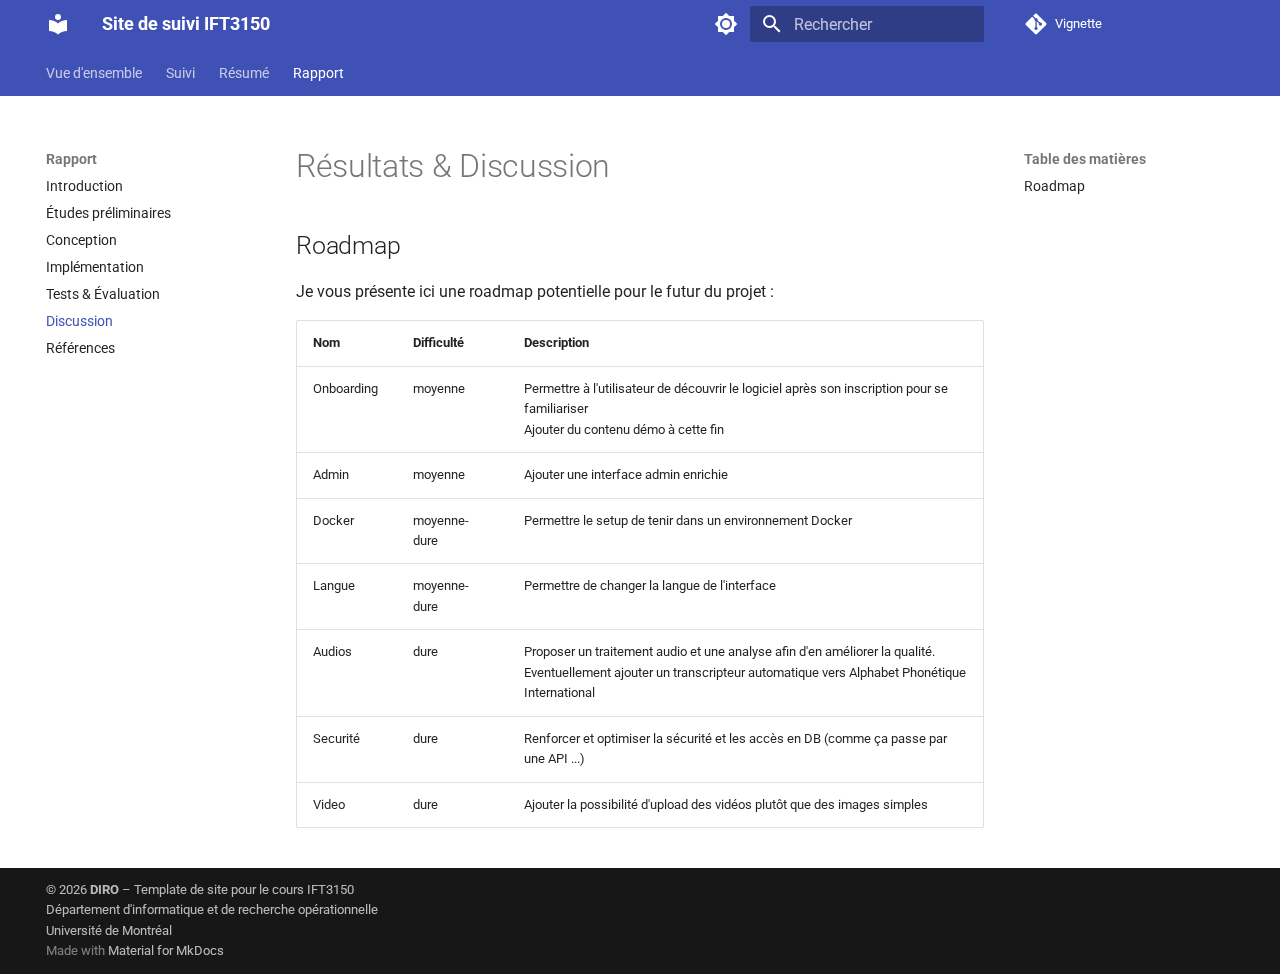
<file: rapport/resultat/index.html>
<!doctype html>
<html lang="fr" class="no-js">
  <head>
    
      <meta charset="utf-8">
      <meta name="viewport" content="width=device-width,initial-scale=1">
      
        <meta name="description" content="Template de site web pour le cours IFT3150">
      
      
        <meta name="author" content="Louis-Edouard Lafontant">
      
      
        <link rel="canonical" href="https://ift3150-template.github.io/rapport/resultat/">
      
      
        <link rel="prev" href="../evaluation/">
      
      
        <link rel="next" href="../references/">
      
      
        
      
      
      <link rel="icon" href="../../assets/images/favicon.png">
      <meta name="generator" content="mkdocs-1.6.1, mkdocs-material-9.7.1">
    
    
      
        <title>Discussion - Site de suivi IFT3150</title>
      
    
    
      <link rel="stylesheet" href="../../assets/stylesheets/main.484c7ddc.min.css">
      
        
        <link rel="stylesheet" href="../../assets/stylesheets/palette.ab4e12ef.min.css">
      
      


    
    
      
    
    
      
        
        
        <link rel="preconnect" href="https://fonts.gstatic.com" crossorigin>
        <link rel="stylesheet" href="https://fonts.googleapis.com/css?family=Roboto:300,300i,400,400i,700,700i%7CRoboto+Mono:400,400i,700,700i&display=fallback">
        <style>:root{--md-text-font:"Roboto";--md-code-font:"Roboto Mono"}</style>
      
    
    
    <script>__md_scope=new URL("../..",location),__md_hash=e=>[...e].reduce(((e,_)=>(e<<5)-e+_.charCodeAt(0)),0),__md_get=(e,_=localStorage,t=__md_scope)=>JSON.parse(_.getItem(t.pathname+"."+e)),__md_set=(e,_,t=localStorage,a=__md_scope)=>{try{t.setItem(a.pathname+"."+e,JSON.stringify(_))}catch(e){}}</script>
    
      

    
    
  </head>
  
  
    
    
      
    
    
    
    
    <body dir="ltr" data-md-color-scheme="default" data-md-color-primary="indigo" data-md-color-accent="indigo">
  
    
    <input class="md-toggle" data-md-toggle="drawer" type="checkbox" id="__drawer" autocomplete="off">
    <input class="md-toggle" data-md-toggle="search" type="checkbox" id="__search" autocomplete="off">
    <label class="md-overlay" for="__drawer"></label>
    <div data-md-component="skip">
      
        
        <a href="#resultats-discussion" class="md-skip">
          Aller au contenu
        </a>
      
    </div>
    <div data-md-component="announce">
      
    </div>
    
    
      

<header class="md-header" data-md-component="header">
  <nav class="md-header__inner md-grid" aria-label="En-tête">
    <a href="../.." title="Site de suivi IFT3150" class="md-header__button md-logo" aria-label="Site de suivi IFT3150" data-md-component="logo">
      
  
  <svg xmlns="http://www.w3.org/2000/svg" viewBox="0 0 24 24"><path d="M12 8a3 3 0 0 0 3-3 3 3 0 0 0-3-3 3 3 0 0 0-3 3 3 3 0 0 0 3 3m0 3.54C9.64 9.35 6.5 8 3 8v11c3.5 0 6.64 1.35 9 3.54 2.36-2.19 5.5-3.54 9-3.54V8c-3.5 0-6.64 1.35-9 3.54"/></svg>

    </a>
    <label class="md-header__button md-icon" for="__drawer">
      
      <svg xmlns="http://www.w3.org/2000/svg" viewBox="0 0 24 24"><path d="M3 6h18v2H3zm0 5h18v2H3zm0 5h18v2H3z"/></svg>
    </label>
    <div class="md-header__title" data-md-component="header-title">
      <div class="md-header__ellipsis">
        <div class="md-header__topic">
          <span class="md-ellipsis">
            Site de suivi IFT3150
          </span>
        </div>
        <div class="md-header__topic" data-md-component="header-topic">
          <span class="md-ellipsis">
            
              Discussion
            
          </span>
        </div>
      </div>
    </div>
    
      
        <form class="md-header__option" data-md-component="palette">
  
    
    
    
    <input class="md-option" data-md-color-media="" data-md-color-scheme="default" data-md-color-primary="indigo" data-md-color-accent="indigo"  aria-label="Switch to dark mode"  type="radio" name="__palette" id="__palette_0">
    
      <label class="md-header__button md-icon" title="Switch to dark mode" for="__palette_1" hidden>
        <svg xmlns="http://www.w3.org/2000/svg" viewBox="0 0 24 24"><path d="M12 8a4 4 0 0 0-4 4 4 4 0 0 0 4 4 4 4 0 0 0 4-4 4 4 0 0 0-4-4m0 10a6 6 0 0 1-6-6 6 6 0 0 1 6-6 6 6 0 0 1 6 6 6 6 0 0 1-6 6m8-9.31V4h-4.69L12 .69 8.69 4H4v4.69L.69 12 4 15.31V20h4.69L12 23.31 15.31 20H20v-4.69L23.31 12z"/></svg>
      </label>
    
  
    
    
    
    <input class="md-option" data-md-color-media="" data-md-color-scheme="slate" data-md-color-primary="indigo" data-md-color-accent="indigo"  aria-label="Switch to light mode"  type="radio" name="__palette" id="__palette_1">
    
      <label class="md-header__button md-icon" title="Switch to light mode" for="__palette_0" hidden>
        <svg xmlns="http://www.w3.org/2000/svg" viewBox="0 0 24 24"><path d="M12 18c-.89 0-1.74-.2-2.5-.55C11.56 16.5 13 14.42 13 12s-1.44-4.5-3.5-5.45C10.26 6.2 11.11 6 12 6a6 6 0 0 1 6 6 6 6 0 0 1-6 6m8-9.31V4h-4.69L12 .69 8.69 4H4v4.69L.69 12 4 15.31V20h4.69L12 23.31 15.31 20H20v-4.69L23.31 12z"/></svg>
      </label>
    
  
</form>
      
    
    
      <script>var palette=__md_get("__palette");if(palette&&palette.color){if("(prefers-color-scheme)"===palette.color.media){var media=matchMedia("(prefers-color-scheme: light)"),input=document.querySelector(media.matches?"[data-md-color-media='(prefers-color-scheme: light)']":"[data-md-color-media='(prefers-color-scheme: dark)']");palette.color.media=input.getAttribute("data-md-color-media"),palette.color.scheme=input.getAttribute("data-md-color-scheme"),palette.color.primary=input.getAttribute("data-md-color-primary"),palette.color.accent=input.getAttribute("data-md-color-accent")}for(var[key,value]of Object.entries(palette.color))document.body.setAttribute("data-md-color-"+key,value)}</script>
    
    
    
      
      
        <label class="md-header__button md-icon" for="__search">
          
          <svg xmlns="http://www.w3.org/2000/svg" viewBox="0 0 24 24"><path d="M9.5 3A6.5 6.5 0 0 1 16 9.5c0 1.61-.59 3.09-1.56 4.23l.27.27h.79l5 5-1.5 1.5-5-5v-.79l-.27-.27A6.52 6.52 0 0 1 9.5 16 6.5 6.5 0 0 1 3 9.5 6.5 6.5 0 0 1 9.5 3m0 2C7 5 5 7 5 9.5S7 14 9.5 14 14 12 14 9.5 12 5 9.5 5"/></svg>
        </label>
        <div class="md-search" data-md-component="search" role="dialog">
  <label class="md-search__overlay" for="__search"></label>
  <div class="md-search__inner" role="search">
    <form class="md-search__form" name="search">
      <input type="text" class="md-search__input" name="query" aria-label="Rechercher" placeholder="Rechercher" autocapitalize="off" autocorrect="off" autocomplete="off" spellcheck="false" data-md-component="search-query" required>
      <label class="md-search__icon md-icon" for="__search">
        
        <svg xmlns="http://www.w3.org/2000/svg" viewBox="0 0 24 24"><path d="M9.5 3A6.5 6.5 0 0 1 16 9.5c0 1.61-.59 3.09-1.56 4.23l.27.27h.79l5 5-1.5 1.5-5-5v-.79l-.27-.27A6.52 6.52 0 0 1 9.5 16 6.5 6.5 0 0 1 3 9.5 6.5 6.5 0 0 1 9.5 3m0 2C7 5 5 7 5 9.5S7 14 9.5 14 14 12 14 9.5 12 5 9.5 5"/></svg>
        
        <svg xmlns="http://www.w3.org/2000/svg" viewBox="0 0 24 24"><path d="M20 11v2H8l5.5 5.5-1.42 1.42L4.16 12l7.92-7.92L13.5 5.5 8 11z"/></svg>
      </label>
      <nav class="md-search__options" aria-label="Recherche">
        
          <a href="javascript:void(0)" class="md-search__icon md-icon" title="Partager" aria-label="Partager" data-clipboard data-clipboard-text="" data-md-component="search-share" tabindex="-1">
            
            <svg xmlns="http://www.w3.org/2000/svg" viewBox="0 0 24 24"><path d="M18 16.08c-.76 0-1.44.3-1.96.77L8.91 12.7c.05-.23.09-.46.09-.7s-.04-.47-.09-.7l7.05-4.11c.54.5 1.25.81 2.04.81a3 3 0 0 0 3-3 3 3 0 0 0-3-3 3 3 0 0 0-3 3c0 .24.04.47.09.7L8.04 9.81C7.5 9.31 6.79 9 6 9a3 3 0 0 0-3 3 3 3 0 0 0 3 3c.79 0 1.5-.31 2.04-.81l7.12 4.15c-.05.21-.08.43-.08.66 0 1.61 1.31 2.91 2.92 2.91s2.92-1.3 2.92-2.91A2.92 2.92 0 0 0 18 16.08"/></svg>
          </a>
        
        <button type="reset" class="md-search__icon md-icon" title="Effacer" aria-label="Effacer" tabindex="-1">
          
          <svg xmlns="http://www.w3.org/2000/svg" viewBox="0 0 24 24"><path d="M19 6.41 17.59 5 12 10.59 6.41 5 5 6.41 10.59 12 5 17.59 6.41 19 12 13.41 17.59 19 19 17.59 13.41 12z"/></svg>
        </button>
      </nav>
      
        <div class="md-search__suggest" data-md-component="search-suggest"></div>
      
    </form>
    <div class="md-search__output">
      <div class="md-search__scrollwrap" tabindex="0" data-md-scrollfix>
        <div class="md-search-result" data-md-component="search-result">
          <div class="md-search-result__meta">
            Initialisation de la recherche
          </div>
          <ol class="md-search-result__list" role="presentation"></ol>
        </div>
      </div>
    </div>
  </div>
</div>
      
    
    
      <div class="md-header__source">
        <a href="https://github.com/protolabo/vignette" title="Aller au dépôt" class="md-source" data-md-component="source">
  <div class="md-source__icon md-icon">
    
    <svg xmlns="http://www.w3.org/2000/svg" viewBox="0 0 448 512"><!--! Font Awesome Free 7.1.0 by @fontawesome - https://fontawesome.com License - https://fontawesome.com/license/free (Icons: CC BY 4.0, Fonts: SIL OFL 1.1, Code: MIT License) Copyright 2025 Fonticons, Inc.--><path d="M439.6 236.1 244 40.5c-5.4-5.5-12.8-8.5-20.4-8.5s-15 3-20.4 8.4L162.5 81l51.5 51.5c27.1-9.1 52.7 16.8 43.4 43.7l49.7 49.7c34.2-11.8 61.2 31 35.5 56.7-26.5 26.5-70.2-2.9-56-37.3L240.3 199v121.9c25.3 12.5 22.3 41.8 9.1 55-6.4 6.4-15.2 10.1-24.3 10.1s-17.8-3.6-24.3-10.1c-17.6-17.6-11.1-46.9 11.2-56v-123c-20.8-8.5-24.6-30.7-18.6-45L142.6 101 8.5 235.1C3 240.6 0 247.9 0 255.5s3 15 8.5 20.4l195.6 195.7c5.4 5.4 12.7 8.4 20.4 8.4s15-3 20.4-8.4l194.7-194.7c5.4-5.4 8.4-12.8 8.4-20.4s-3-15-8.4-20.4"/></svg>
  </div>
  <div class="md-source__repository">
    Vignette
  </div>
</a>
      </div>
    
  </nav>
  
</header>
    
    <div class="md-container" data-md-component="container">
      
      
        
          
            
<nav class="md-tabs" aria-label="Onglets" data-md-component="tabs">
  <div class="md-grid">
    <ul class="md-tabs__list">
      
        
  
  
  
  
    <li class="md-tabs__item">
      <a href="../.." class="md-tabs__link">
        
  
  
    
  
  Vue d'ensemble

      </a>
    </li>
  

      
        
  
  
  
  
    <li class="md-tabs__item">
      <a href="../../suivi/" class="md-tabs__link">
        
  
  
    
  
  Suivi

      </a>
    </li>
  

      
        
  
  
  
  
    <li class="md-tabs__item">
      <a href="../../resume/" class="md-tabs__link">
        
  
  
    
  
  Résumé

      </a>
    </li>
  

      
        
  
  
  
    
  
  
    
    
      <li class="md-tabs__item md-tabs__item--active">
        <a href="../" class="md-tabs__link">
          
  
  
  Rapport

        </a>
      </li>
    
  

      
    </ul>
  </div>
</nav>
          
        
      
      <main class="md-main" data-md-component="main">
        <div class="md-main__inner md-grid">
          
            
              
              <div class="md-sidebar md-sidebar--primary" data-md-component="sidebar" data-md-type="navigation" >
                <div class="md-sidebar__scrollwrap">
                  <div class="md-sidebar__inner">
                    


  


<nav class="md-nav md-nav--primary md-nav--lifted" aria-label="Navigation" data-md-level="0">
  <label class="md-nav__title" for="__drawer">
    <a href="../.." title="Site de suivi IFT3150" class="md-nav__button md-logo" aria-label="Site de suivi IFT3150" data-md-component="logo">
      
  
  <svg xmlns="http://www.w3.org/2000/svg" viewBox="0 0 24 24"><path d="M12 8a3 3 0 0 0 3-3 3 3 0 0 0-3-3 3 3 0 0 0-3 3 3 3 0 0 0 3 3m0 3.54C9.64 9.35 6.5 8 3 8v11c3.5 0 6.64 1.35 9 3.54 2.36-2.19 5.5-3.54 9-3.54V8c-3.5 0-6.64 1.35-9 3.54"/></svg>

    </a>
    Site de suivi IFT3150
  </label>
  
    <div class="md-nav__source">
      <a href="https://github.com/protolabo/vignette" title="Aller au dépôt" class="md-source" data-md-component="source">
  <div class="md-source__icon md-icon">
    
    <svg xmlns="http://www.w3.org/2000/svg" viewBox="0 0 448 512"><!--! Font Awesome Free 7.1.0 by @fontawesome - https://fontawesome.com License - https://fontawesome.com/license/free (Icons: CC BY 4.0, Fonts: SIL OFL 1.1, Code: MIT License) Copyright 2025 Fonticons, Inc.--><path d="M439.6 236.1 244 40.5c-5.4-5.5-12.8-8.5-20.4-8.5s-15 3-20.4 8.4L162.5 81l51.5 51.5c27.1-9.1 52.7 16.8 43.4 43.7l49.7 49.7c34.2-11.8 61.2 31 35.5 56.7-26.5 26.5-70.2-2.9-56-37.3L240.3 199v121.9c25.3 12.5 22.3 41.8 9.1 55-6.4 6.4-15.2 10.1-24.3 10.1s-17.8-3.6-24.3-10.1c-17.6-17.6-11.1-46.9 11.2-56v-123c-20.8-8.5-24.6-30.7-18.6-45L142.6 101 8.5 235.1C3 240.6 0 247.9 0 255.5s3 15 8.5 20.4l195.6 195.7c5.4 5.4 12.7 8.4 20.4 8.4s15-3 20.4-8.4l194.7-194.7c5.4-5.4 8.4-12.8 8.4-20.4s-3-15-8.4-20.4"/></svg>
  </div>
  <div class="md-source__repository">
    Vignette
  </div>
</a>
    </div>
  
  <ul class="md-nav__list" data-md-scrollfix>
    
      
      
  
  
  
  
    <li class="md-nav__item">
      <a href="../.." class="md-nav__link">
        
  
  
  <span class="md-ellipsis">
    
  
    Vue d'ensemble
  

    
  </span>
  
  

      </a>
    </li>
  

    
      
      
  
  
  
  
    <li class="md-nav__item">
      <a href="../../suivi/" class="md-nav__link">
        
  
  
  <span class="md-ellipsis">
    
  
    Suivi
  

    
  </span>
  
  

      </a>
    </li>
  

    
      
      
  
  
  
  
    <li class="md-nav__item">
      <a href="../../resume/" class="md-nav__link">
        
  
  
  <span class="md-ellipsis">
    
  
    Résumé
  

    
  </span>
  
  

      </a>
    </li>
  

    
      
      
  
  
    
  
  
  
    
    
    
    
      
        
        
      
      
        
      
    
    
    <li class="md-nav__item md-nav__item--active md-nav__item--section md-nav__item--nested">
      
        
        
        <input class="md-nav__toggle md-toggle " type="checkbox" id="__nav_4" checked>
        
          
          <label class="md-nav__link" for="__nav_4" id="__nav_4_label" tabindex="">
            
  
  
  <span class="md-ellipsis">
    
  
    Rapport
  

    
  </span>
  
  

            <span class="md-nav__icon md-icon"></span>
          </label>
        
        <nav class="md-nav" data-md-level="1" aria-labelledby="__nav_4_label" aria-expanded="true">
          <label class="md-nav__title" for="__nav_4">
            <span class="md-nav__icon md-icon"></span>
            
  
    Rapport
  

          </label>
          <ul class="md-nav__list" data-md-scrollfix>
            
              
                
  
  
  
  
    <li class="md-nav__item">
      <a href="../" class="md-nav__link">
        
  
  
  <span class="md-ellipsis">
    
  
    Introduction
  

    
  </span>
  
  

      </a>
    </li>
  

              
            
              
                
  
  
  
  
    <li class="md-nav__item">
      <a href="../analyse/" class="md-nav__link">
        
  
  
  <span class="md-ellipsis">
    
  
    Études préliminaires
  

    
  </span>
  
  

      </a>
    </li>
  

              
            
              
                
  
  
  
  
    <li class="md-nav__item">
      <a href="../conception/" class="md-nav__link">
        
  
  
  <span class="md-ellipsis">
    
  
    Conception
  

    
  </span>
  
  

      </a>
    </li>
  

              
            
              
                
  
  
  
  
    <li class="md-nav__item">
      <a href="../implementation/" class="md-nav__link">
        
  
  
  <span class="md-ellipsis">
    
  
    Implémentation
  

    
  </span>
  
  

      </a>
    </li>
  

              
            
              
                
  
  
  
  
    <li class="md-nav__item">
      <a href="../evaluation/" class="md-nav__link">
        
  
  
  <span class="md-ellipsis">
    
  
    Tests & Évaluation
  

    
  </span>
  
  

      </a>
    </li>
  

              
            
              
                
  
  
    
  
  
  
    <li class="md-nav__item md-nav__item--active">
      
      <input class="md-nav__toggle md-toggle" type="checkbox" id="__toc">
      
      
        
      
      
        <label class="md-nav__link md-nav__link--active" for="__toc">
          
  
  
  <span class="md-ellipsis">
    
  
    Discussion
  

    
  </span>
  
  

          <span class="md-nav__icon md-icon"></span>
        </label>
      
      <a href="./" class="md-nav__link md-nav__link--active">
        
  
  
  <span class="md-ellipsis">
    
  
    Discussion
  

    
  </span>
  
  

      </a>
      
        

<nav class="md-nav md-nav--secondary" aria-label="Table des matières">
  
  
  
    
  
  
    <label class="md-nav__title" for="__toc">
      <span class="md-nav__icon md-icon"></span>
      Table des matières
    </label>
    <ul class="md-nav__list" data-md-component="toc" data-md-scrollfix>
      
        <li class="md-nav__item">
  <a href="#roadmap" class="md-nav__link">
    <span class="md-ellipsis">
      
        Roadmap
      
    </span>
  </a>
  
</li>
      
    </ul>
  
</nav>
      
    </li>
  

              
            
              
                
  
  
  
  
    <li class="md-nav__item">
      <a href="../references/" class="md-nav__link">
        
  
  
  <span class="md-ellipsis">
    
  
    Références
  

    
  </span>
  
  

      </a>
    </li>
  

              
            
          </ul>
        </nav>
      
    </li>
  

    
  </ul>
</nav>
                  </div>
                </div>
              </div>
            
            
              
              <div class="md-sidebar md-sidebar--secondary" data-md-component="sidebar" data-md-type="toc" >
                <div class="md-sidebar__scrollwrap">
                  <div class="md-sidebar__inner">
                    

<nav class="md-nav md-nav--secondary" aria-label="Table des matières">
  
  
  
    
  
  
    <label class="md-nav__title" for="__toc">
      <span class="md-nav__icon md-icon"></span>
      Table des matières
    </label>
    <ul class="md-nav__list" data-md-component="toc" data-md-scrollfix>
      
        <li class="md-nav__item">
  <a href="#roadmap" class="md-nav__link">
    <span class="md-ellipsis">
      
        Roadmap
      
    </span>
  </a>
  
</li>
      
    </ul>
  
</nav>
                  </div>
                </div>
              </div>
            
          
          
            <div class="md-content" data-md-component="content">
              
              <article class="md-content__inner md-typeset">
                
                  


  
  


<h1 id="resultats-discussion">Résultats &amp; Discussion<a class="headerlink" href="#resultats-discussion" title="Permanent link">&para;</a></h1>
<h2 id="roadmap">Roadmap<a class="headerlink" href="#roadmap" title="Permanent link">&para;</a></h2>
<p>Je vous présente ici une roadmap potentielle pour le futur du projet :</p>
<table>
<thead>
<tr>
<th style="text-align: left;">Nom</th>
<th>Difficulté</th>
<th>Description</th>
</tr>
</thead>
<tbody>
<tr>
<td style="text-align: left;">Onboarding</td>
<td>moyenne</td>
<td>Permettre à l'utilisateur de découvrir le logiciel après son inscription pour se familiariser <br/> Ajouter du contenu démo à cette fin</td>
</tr>
<tr>
<td style="text-align: left;">Admin</td>
<td>moyenne</td>
<td>Ajouter une interface admin enrichie</td>
</tr>
<tr>
<td style="text-align: left;">Docker</td>
<td>moyenne-dure</td>
<td>Permettre le setup de tenir dans un environnement Docker</td>
</tr>
<tr>
<td style="text-align: left;">Langue</td>
<td>moyenne-dure</td>
<td>Permettre de changer la langue de l'interface</td>
</tr>
<tr>
<td style="text-align: left;">Audios</td>
<td>dure</td>
<td>Proposer un traitement audio et une analyse afin d'en améliorer la qualité.<br/> Eventuellement ajouter un transcripteur automatique vers Alphabet Phonétique International</td>
</tr>
<tr>
<td style="text-align: left;">Securité</td>
<td>dure</td>
<td>Renforcer et optimiser la sécurité et les accès en DB (comme ça passe par une API ...)</td>
</tr>
<tr>
<td style="text-align: left;">Video</td>
<td>dure</td>
<td>Ajouter la possibilité d'upload des vidéos plutôt que des images simples</td>
</tr>
</tbody>
</table>












                
              </article>
            </div>
          
          
  <script>var tabs=__md_get("__tabs");if(Array.isArray(tabs))e:for(var set of document.querySelectorAll(".tabbed-set")){var labels=set.querySelector(".tabbed-labels");for(var tab of tabs)for(var label of labels.getElementsByTagName("label"))if(label.innerText.trim()===tab){var input=document.getElementById(label.htmlFor);input.checked=!0;continue e}}</script>

<script>var target=document.getElementById(location.hash.slice(1));target&&target.name&&(target.checked=target.name.startsWith("__tabbed_"))</script>
        </div>
        
          <button type="button" class="md-top md-icon" data-md-component="top" hidden>
  
  <svg xmlns="http://www.w3.org/2000/svg" viewBox="0 0 24 24"><path d="M13 20h-2V8l-5.5 5.5-1.42-1.42L12 4.16l7.92 7.92-1.42 1.42L13 8z"/></svg>
  Retour en haut de la page
</button>
        
      </main>
      
        <footer class="md-footer">
  
  <div class="md-footer-meta md-typeset">
    <div class="md-footer-meta__inner md-grid">
      <div class="md-copyright">
  
    <div class="md-copyright__highlight">
      &copy; 2026 <b>DIRO</b> &ndash; Template de site pour le cours IFT3150 <br>Département d'informatique et de recherche opérationnelle <br>Université de Montréal
    </div>
  
  
    Made with
    <a href="https://squidfunk.github.io/mkdocs-material/" target="_blank" rel="noopener">
      Material for MkDocs
    </a>
  
</div>
      
    </div>
  </div>
</footer>
      
    </div>
    <div class="md-dialog" data-md-component="dialog">
      <div class="md-dialog__inner md-typeset"></div>
    </div>
    
    
    
      
      
      <script id="__config" type="application/json">{"annotate": null, "base": "../..", "features": ["navigation.instant", "navigation.tabs", "navigation.sections", "navigation.expand", "navigation.top", "search.highlight", "search.suggest", "search.share", "content.tabs.link", "content.code.copy", "content.code.annotate"], "search": "../../assets/javascripts/workers/search.2c215733.min.js", "tags": null, "translations": {"clipboard.copied": "Copi\u00e9 dans le presse-papier", "clipboard.copy": "Copier dans le presse-papier", "search.result.more.one": "1 de plus sur cette page", "search.result.more.other": "# de plus sur cette page", "search.result.none": "Aucun document trouv\u00e9", "search.result.one": "1 document trouv\u00e9", "search.result.other": "# documents trouv\u00e9s", "search.result.placeholder": "Taper pour d\u00e9marrer la recherche", "search.result.term.missing": "Non trouv\u00e9", "select.version": "S\u00e9lectionner la version"}, "version": null}</script>
    
    
      <script src="../../assets/javascripts/bundle.79ae519e.min.js"></script>
      
    
  </body>
</html>
</file>
<file: assets/stylesheets/main.484c7ddc.min.css>
@charset "UTF-8";html{-webkit-text-size-adjust:none;-moz-text-size-adjust:none;text-size-adjust:none;box-sizing:border-box}*,:after,:before{box-sizing:inherit}@media (prefers-reduced-motion){*,:after,:before{transition:none!important}}body{margin:0}a,button,input,label{-webkit-tap-highlight-color:transparent}a{color:inherit;text-decoration:none}hr{border:0;box-sizing:initial;display:block;height:.05rem;overflow:visible;padding:0}small{font-size:80%}sub,sup{line-height:1em}img{border-style:none}table{border-collapse:initial;border-spacing:0}td,th{font-weight:400;vertical-align:top}button{background:#0000;border:0;font-family:inherit;font-size:inherit;margin:0;padding:0}input{border:0;outline:none}:root{--md-primary-fg-color:#4051b5;--md-primary-fg-color--light:#5d6cc0;--md-primary-fg-color--dark:#303fa1;--md-primary-bg-color:#fff;--md-primary-bg-color--light:#ffffffb3;--md-accent-fg-color:#526cfe;--md-accent-fg-color--transparent:#526cfe1a;--md-accent-bg-color:#fff;--md-accent-bg-color--light:#ffffffb3}[data-md-color-scheme=default]{color-scheme:light}[data-md-color-scheme=default] img[src$="#gh-dark-mode-only"],[data-md-color-scheme=default] img[src$="#only-dark"]{display:none}:root,[data-md-color-scheme=default]{--md-hue:225deg;--md-default-fg-color:#000000de;--md-default-fg-color--light:#0000008a;--md-default-fg-color--lighter:#00000052;--md-default-fg-color--lightest:#00000012;--md-default-bg-color:#fff;--md-default-bg-color--light:#ffffffb3;--md-default-bg-color--lighter:#ffffff4d;--md-default-bg-color--lightest:#ffffff1f;--md-code-fg-color:#36464e;--md-code-bg-color:#f5f5f5;--md-code-bg-color--light:#f5f5f5b3;--md-code-bg-color--lighter:#f5f5f54d;--md-code-hl-color:#4287ff;--md-code-hl-color--light:#4287ff1a;--md-code-hl-number-color:#d52a2a;--md-code-hl-special-color:#db1457;--md-code-hl-function-color:#a846b9;--md-code-hl-constant-color:#6e59d9;--md-code-hl-keyword-color:#3f6ec6;--md-code-hl-string-color:#1c7d4d;--md-code-hl-name-color:var(--md-code-fg-color);--md-code-hl-operator-color:var(--md-default-fg-color--light);--md-code-hl-punctuation-color:var(--md-default-fg-color--light);--md-code-hl-comment-color:var(--md-default-fg-color--light);--md-code-hl-generic-color:var(--md-default-fg-color--light);--md-code-hl-variable-color:var(--md-default-fg-color--light);--md-typeset-color:var(--md-default-fg-color);--md-typeset-a-color:var(--md-primary-fg-color);--md-typeset-del-color:#f5503d26;--md-typeset-ins-color:#0bd57026;--md-typeset-kbd-color:#fafafa;--md-typeset-kbd-accent-color:#fff;--md-typeset-kbd-border-color:#b8b8b8;--md-typeset-mark-color:#ffff0080;--md-typeset-table-color:#0000001f;--md-typeset-table-color--light:rgba(0,0,0,.035);--md-admonition-fg-color:var(--md-default-fg-color);--md-admonition-bg-color:var(--md-default-bg-color);--md-warning-fg-color:#000000de;--md-warning-bg-color:#ff9;--md-footer-fg-color:#fff;--md-footer-fg-color--light:#ffffffb3;--md-footer-fg-color--lighter:#ffffff73;--md-footer-bg-color:#000000de;--md-footer-bg-color--dark:#00000052;--md-shadow-z1:0 0.2rem 0.5rem #0000000d,0 0 0.05rem #0000001a;--md-shadow-z2:0 0.2rem 0.5rem #0000001a,0 0 0.05rem #00000040;--md-shadow-z3:0 0.2rem 0.5rem #0003,0 0 0.05rem #00000059}.md-icon svg{fill:currentcolor;display:block;height:1.2rem;width:1.2rem}body{-webkit-font-smoothing:antialiased;-moz-osx-font-smoothing:grayscale;--md-text-font-family:var(--md-text-font,_),-apple-system,BlinkMacSystemFont,Helvetica,Arial,sans-serif;--md-code-font-family:var(--md-code-font,_),SFMono-Regular,Consolas,Menlo,monospace}aside,body,input{font-feature-settings:"kern","liga";color:var(--md-typeset-color);font-family:var(--md-text-font-family)}code,kbd,pre{font-feature-settings:"kern";font-family:var(--md-code-font-family)}:root{--md-typeset-table-sort-icon:url('data:image/svg+xml;charset=utf-8,<svg xmlns="http://www.w3.org/2000/svg" viewBox="0 0 24 24"><path d="m18 21-4-4h3V7h-3l4-4 4 4h-3v10h3M2 19v-2h10v2M2 13v-2h7v2M2 7V5h4v2z"/></svg>');--md-typeset-table-sort-icon--asc:url('data:image/svg+xml;charset=utf-8,<svg xmlns="http://www.w3.org/2000/svg" viewBox="0 0 24 24"><path d="M19 17h3l-4 4-4-4h3V3h2M2 17h10v2H2M6 5v2H2V5m0 6h7v2H2z"/></svg>');--md-typeset-table-sort-icon--desc:url('data:image/svg+xml;charset=utf-8,<svg xmlns="http://www.w3.org/2000/svg" viewBox="0 0 24 24"><path d="M19 7h3l-4-4-4 4h3v14h2M2 17h10v2H2M6 5v2H2V5m0 6h7v2H2z"/></svg>')}.md-typeset{-webkit-print-color-adjust:exact;color-adjust:exact;font-size:.8rem;line-height:1.6;overflow-wrap:break-word}@media print{.md-typeset{font-size:.68rem}}.md-typeset blockquote,.md-typeset dl,.md-typeset figure,.md-typeset ol,.md-typeset pre,.md-typeset ul{margin-bottom:1em;margin-top:1em}.md-typeset h1{color:var(--md-default-fg-color--light);font-size:2em;line-height:1.3;margin:0 0 1.25em}.md-typeset h1,.md-typeset h2{font-weight:300;letter-spacing:-.01em}.md-typeset h2{font-size:1.5625em;line-height:1.4;margin:1.6em 0 .64em}.md-typeset h3{font-size:1.25em;font-weight:400;letter-spacing:-.01em;line-height:1.5;margin:1.6em 0 .8em}.md-typeset h2+h3{margin-top:.8em}.md-typeset h4{font-weight:700;letter-spacing:-.01em;margin:1em 0}.md-typeset h5,.md-typeset h6{color:var(--md-default-fg-color--light);font-size:.8em;font-weight:700;letter-spacing:-.01em;margin:1.25em 0}.md-typeset h5{text-transform:uppercase}.md-typeset h5 code{text-transform:none}.md-typeset hr{border-bottom:.05rem solid var(--md-default-fg-color--lightest);display:flow-root;margin:1.5em 0}.md-typeset a{color:var(--md-typeset-a-color);word-break:break-word}.md-typeset a,.md-typeset a:before{transition:color 125ms}.md-typeset a:focus,.md-typeset a:hover{color:var(--md-accent-fg-color)}.md-typeset a:focus code,.md-typeset a:hover code{background-color:var(--md-accent-fg-color--transparent);color:var(--md-accent-fg-color)}.md-typeset a code{color:var(--md-typeset-a-color)}.md-typeset a.focus-visible{outline-color:var(--md-accent-fg-color);outline-offset:.2rem}.md-typeset code,.md-typeset kbd,.md-typeset pre{color:var(--md-code-fg-color);direction:ltr;font-variant-ligatures:none;transition:background-color 125ms}@media print{.md-typeset code,.md-typeset kbd,.md-typeset pre{white-space:pre-wrap}}.md-typeset code{background-color:var(--md-code-bg-color);border-radius:.1rem;-webkit-box-decoration-break:clone;box-decoration-break:clone;font-size:.85em;padding:0 .2941176471em;transition:color 125ms,background-color 125ms;word-break:break-word}.md-typeset code:not(.focus-visible){-webkit-tap-highlight-color:transparent;outline:none}.md-typeset pre{display:flow-root;line-height:1.4;position:relative}.md-typeset pre>code{-webkit-box-decoration-break:slice;box-decoration-break:slice;box-shadow:none;display:block;margin:0;outline-color:var(--md-accent-fg-color);overflow:auto;padding:.7720588235em 1.1764705882em;scrollbar-color:var(--md-default-fg-color--lighter) #0000;scrollbar-width:thin;touch-action:auto;word-break:normal}.md-typeset pre>code:hover{scrollbar-color:var(--md-accent-fg-color) #0000}.md-typeset pre>code::-webkit-scrollbar{height:.2rem;width:.2rem}.md-typeset pre>code::-webkit-scrollbar-thumb{background-color:var(--md-default-fg-color--lighter)}.md-typeset pre>code::-webkit-scrollbar-thumb:hover{background-color:var(--md-accent-fg-color)}.md-typeset kbd{background-color:var(--md-typeset-kbd-color);border-radius:.1rem;box-shadow:0 .1rem 0 .05rem var(--md-typeset-kbd-border-color),0 .1rem 0 var(--md-typeset-kbd-border-color),0 -.1rem .2rem var(--md-typeset-kbd-accent-color) inset;color:var(--md-default-fg-color);display:inline-block;font-size:.75em;padding:0 .6666666667em;vertical-align:text-top;word-break:break-word}.md-typeset mark{background-color:var(--md-typeset-mark-color);-webkit-box-decoration-break:clone;box-decoration-break:clone;color:inherit;word-break:break-word}.md-typeset abbr{cursor:help;text-decoration:none}.md-typeset [data-preview],.md-typeset abbr{border-bottom:.05rem dotted var(--md-default-fg-color--light)}.md-typeset small{opacity:.75}[dir=ltr] .md-typeset sub,[dir=ltr] .md-typeset sup{margin-left:.078125em}[dir=rtl] .md-typeset sub,[dir=rtl] .md-typeset sup{margin-right:.078125em}[dir=ltr] .md-typeset blockquote{padding-left:.6rem}[dir=rtl] .md-typeset blockquote{padding-right:.6rem}[dir=ltr] .md-typeset blockquote{border-left:.2rem solid var(--md-default-fg-color--lighter)}[dir=rtl] .md-typeset blockquote{border-right:.2rem solid var(--md-default-fg-color--lighter)}.md-typeset blockquote{color:var(--md-default-fg-color--light);margin-left:0;margin-right:0}.md-typeset ul{list-style-type:disc}.md-typeset ul[type]{list-style-type:revert-layer}[dir=ltr] .md-typeset ol,[dir=ltr] .md-typeset ul{margin-left:.625em}[dir=rtl] .md-typeset ol,[dir=rtl] .md-typeset ul{margin-right:.625em}.md-typeset ol,.md-typeset ul{padding:0}.md-typeset ol:not([hidden]),.md-typeset ul:not([hidden]){display:flow-root}.md-typeset ol ol,.md-typeset ul ol{list-style-type:lower-alpha}.md-typeset ol ol ol,.md-typeset ul ol ol{list-style-type:lower-roman}.md-typeset ol ol ol ol,.md-typeset ul ol ol ol{list-style-type:upper-alpha}.md-typeset ol ol ol ol ol,.md-typeset ul ol ol ol ol{list-style-type:upper-roman}.md-typeset ol[type],.md-typeset ul[type]{list-style-type:revert-layer}[dir=ltr] .md-typeset ol li,[dir=ltr] .md-typeset ul li{margin-left:1.25em}[dir=rtl] .md-typeset ol li,[dir=rtl] .md-typeset ul li{margin-right:1.25em}.md-typeset ol li,.md-typeset ul li{margin-bottom:.5em}.md-typeset ol li blockquote,.md-typeset ol li p,.md-typeset ul li blockquote,.md-typeset ul li p{margin:.5em 0}.md-typeset ol li:last-child,.md-typeset ul li:last-child{margin-bottom:0}[dir=ltr] .md-typeset ol li ol,[dir=ltr] .md-typeset ol li ul,[dir=ltr] .md-typeset ul li ol,[dir=ltr] .md-typeset ul li ul{margin-left:.625em}[dir=rtl] .md-typeset ol li ol,[dir=rtl] .md-typeset ol li ul,[dir=rtl] .md-typeset ul li ol,[dir=rtl] .md-typeset ul li ul{margin-right:.625em}.md-typeset ol li ol,.md-typeset ol li ul,.md-typeset ul li ol,.md-typeset ul li ul{margin-bottom:.5em;margin-top:.5em}[dir=ltr] .md-typeset dd{margin-left:1.875em}[dir=rtl] .md-typeset dd{margin-right:1.875em}.md-typeset dd{margin-bottom:1.5em;margin-top:1em}.md-typeset img,.md-typeset svg,.md-typeset video{height:auto;max-width:100%}.md-typeset img[align=left]{margin:1em 1em 1em 0}.md-typeset img[align=right]{margin:1em 0 1em 1em}.md-typeset img[align]:only-child{margin-top:0}.md-typeset figure{display:flow-root;margin:1em auto;max-width:100%;text-align:center;width:fit-content}.md-typeset figure img{display:block;margin:0 auto}.md-typeset figcaption{font-style:italic;margin:1em auto;max-width:24rem}.md-typeset iframe{max-width:100%}.md-typeset table:not([class]){background-color:var(--md-default-bg-color);border:.05rem solid var(--md-typeset-table-color);border-radius:.1rem;display:inline-block;font-size:.64rem;max-width:100%;overflow:auto;touch-action:auto}@media print{.md-typeset table:not([class]){display:table}}.md-typeset table:not([class])+*{margin-top:1.5em}.md-typeset table:not([class]) td>:first-child,.md-typeset table:not([class]) th>:first-child{margin-top:0}.md-typeset table:not([class]) td>:last-child,.md-typeset table:not([class]) th>:last-child{margin-bottom:0}.md-typeset table:not([class]) td:not([align]),.md-typeset table:not([class]) th:not([align]){text-align:left}[dir=rtl] .md-typeset table:not([class]) td:not([align]),[dir=rtl] .md-typeset table:not([class]) th:not([align]){text-align:right}.md-typeset table:not([class]) th{font-weight:700;min-width:5rem;padding:.9375em 1.25em;vertical-align:top}.md-typeset table:not([class]) td{border-top:.05rem solid var(--md-typeset-table-color);padding:.9375em 1.25em;vertical-align:top}.md-typeset table:not([class]) tbody tr{transition:background-color 125ms}.md-typeset table:not([class]) tbody tr:hover{background-color:var(--md-typeset-table-color--light);box-shadow:0 .05rem 0 var(--md-default-bg-color) inset}.md-typeset table:not([class]) a{word-break:normal}.md-typeset table th[role=columnheader]{cursor:pointer}[dir=ltr] .md-typeset table th[role=columnheader]:after{margin-left:.5em}[dir=rtl] .md-typeset table th[role=columnheader]:after{margin-right:.5em}.md-typeset table th[role=columnheader]:after{content:"";display:inline-block;height:1.2em;-webkit-mask-image:var(--md-typeset-table-sort-icon);mask-image:var(--md-typeset-table-sort-icon);-webkit-mask-repeat:no-repeat;mask-repeat:no-repeat;-webkit-mask-size:contain;mask-size:contain;transition:background-color 125ms;vertical-align:text-bottom;width:1.2em}.md-typeset table th[role=columnheader]:hover:after{background-color:var(--md-default-fg-color--lighter)}.md-typeset table th[role=columnheader][aria-sort=ascending]:after{background-color:var(--md-default-fg-color--light);-webkit-mask-image:var(--md-typeset-table-sort-icon--asc);mask-image:var(--md-typeset-table-sort-icon--asc)}.md-typeset table th[role=columnheader][aria-sort=descending]:after{background-color:var(--md-default-fg-color--light);-webkit-mask-image:var(--md-typeset-table-sort-icon--desc);mask-image:var(--md-typeset-table-sort-icon--desc)}.md-typeset__scrollwrap{margin:1em -.8rem;overflow-x:auto;touch-action:auto}.md-typeset__table{display:inline-block;margin-bottom:.5em;padding:0 .8rem}@media print{.md-typeset__table{display:block}}html .md-typeset__table table{display:table;margin:0;overflow:hidden;width:100%}@media screen and (max-width:44.984375em){.md-content__inner>pre{margin:1em -.8rem}.md-content__inner>pre code{border-radius:0}}.md-typeset .md-author{border-radius:100%;display:block;flex-shrink:0;height:1.6rem;overflow:hidden;position:relative;transition:color 125ms,transform 125ms;width:1.6rem}.md-typeset .md-author img{display:block}.md-typeset .md-author--more{background:var(--md-default-fg-color--lightest);color:var(--md-default-fg-color--lighter);font-size:.6rem;font-weight:700;line-height:1.6rem;text-align:center}.md-typeset .md-author--long{height:2.4rem;width:2.4rem}.md-typeset a.md-author{transform:scale(1)}.md-typeset a.md-author img{border-radius:100%;filter:grayscale(100%) opacity(75%);transition:filter 125ms}.md-typeset a.md-author:focus,.md-typeset a.md-author:hover{transform:scale(1.1);z-index:1}.md-typeset a.md-author:focus img,.md-typeset a.md-author:hover img{filter:grayscale(0)}.md-banner{background-color:var(--md-footer-bg-color);color:var(--md-footer-fg-color);overflow:auto}@media print{.md-banner{display:none}}.md-banner--warning{background-color:var(--md-warning-bg-color);color:var(--md-warning-fg-color)}.md-banner__inner{font-size:.7rem;margin:.6rem auto;padding:0 .8rem}[dir=ltr] .md-banner__button{float:right}[dir=rtl] .md-banner__button{float:left}.md-banner__button{color:inherit;cursor:pointer;transition:opacity .25s}.no-js .md-banner__button{display:none}.md-banner__button:hover{opacity:.7}html{font-size:125%;height:100%;overflow-x:hidden}@media screen and (min-width:100em){html{font-size:137.5%}}@media screen and (min-width:125em){html{font-size:150%}}body{background-color:var(--md-default-bg-color);display:flex;flex-direction:column;font-size:.5rem;min-height:100%;position:relative;width:100%}@media print{body{display:block}}@media screen and (max-width:59.984375em){body[data-md-scrolllock]{position:fixed}}.md-grid{margin-left:auto;margin-right:auto;max-width:61rem}.md-container{display:flex;flex-direction:column;flex-grow:1}@media print{.md-container{display:block}}.md-main{flex-grow:1}.md-main__inner{display:flex;height:100%;margin-top:1.5rem}.md-ellipsis{overflow:hidden;text-overflow:ellipsis}.md-toggle{display:none}.md-option{height:0;opacity:0;position:absolute;width:0}.md-option:checked+label:not([hidden]){display:block}.md-option.focus-visible+label{outline-color:var(--md-accent-fg-color);outline-style:auto}.md-skip{background-color:var(--md-default-fg-color);border-radius:.1rem;color:var(--md-default-bg-color);font-size:.64rem;margin:.5rem;opacity:0;outline-color:var(--md-accent-fg-color);padding:.3rem .5rem;position:fixed;transform:translateY(.4rem);z-index:-1}.md-skip:focus{opacity:1;transform:translateY(0);transition:transform .25s cubic-bezier(.4,0,.2,1),opacity 175ms 75ms;z-index:10}@page{margin:25mm}:root{--md-clipboard-icon:url('data:image/svg+xml;charset=utf-8,<svg xmlns="http://www.w3.org/2000/svg" viewBox="0 0 24 24"><path d="M19 21H8V7h11m0-2H8a2 2 0 0 0-2 2v14a2 2 0 0 0 2 2h11a2 2 0 0 0 2-2V7a2 2 0 0 0-2-2m-3-4H4a2 2 0 0 0-2 2v14h2V3h12z"/></svg>')}.md-clipboard{border-radius:.1rem;color:var(--md-default-fg-color--lightest);cursor:pointer;height:1.5em;outline-color:var(--md-accent-fg-color);outline-offset:.1rem;transition:color .25s;width:1.5em;z-index:1}@media print{.md-clipboard{display:none}}.md-clipboard:not(.focus-visible){-webkit-tap-highlight-color:transparent;outline:none}:hover>.md-clipboard{color:var(--md-default-fg-color--light)}.md-clipboard:focus,.md-clipboard:hover{color:var(--md-accent-fg-color)}.md-clipboard:after{background-color:currentcolor;content:"";display:block;height:1.125em;margin:0 auto;-webkit-mask-image:var(--md-clipboard-icon);mask-image:var(--md-clipboard-icon);-webkit-mask-position:center;mask-position:center;-webkit-mask-repeat:no-repeat;mask-repeat:no-repeat;-webkit-mask-size:contain;mask-size:contain;width:1.125em}.md-clipboard--inline{cursor:pointer}.md-clipboard--inline code{transition:color .25s,background-color .25s}.md-clipboard--inline:focus code,.md-clipboard--inline:hover code{background-color:var(--md-accent-fg-color--transparent);color:var(--md-accent-fg-color)}:root{--md-code-select-icon:url('data:image/svg+xml;charset=utf-8,<svg xmlns="http://www.w3.org/2000/svg" viewBox="0 0 24 24"><path d="M19 19h-4v2h4c1.1 0 2-.9 2-2v-4h-2m0-12h-4v2h4v4h2V5c0-1.1-.9-2-2-2M5 5h4V3H5c-1.1 0-2 .9-2 2v4h2m0 6H3v4c0 1.1.9 2 2 2h4v-2H5zm2-4h2v2H7zm4 0h2v2h-2zm4 0h2v2h-2zM7 7h2v2H7zm4 0h2v2h-2zm4 0h2v2h-2zm-8 8h2v2H7zm4 0h2v2h-2zm4 0h2v2h-2z"/></svg>');--md-code-copy-icon:url('data:image/svg+xml;charset=utf-8,<svg xmlns="http://www.w3.org/2000/svg" viewBox="0 0 24 24"><path d="M19 21H8V7h11m0-2H8a2 2 0 0 0-2 2v14a2 2 0 0 0 2 2h11a2 2 0 0 0 2-2V7a2 2 0 0 0-2-2m-3-4H4a2 2 0 0 0-2 2v14h2V3h12z"/></svg>')}.md-typeset .md-code__content{display:grid}.md-code__nav{background-color:var(--md-code-bg-color--lighter);border-radius:.1rem;display:flex;gap:.2rem;padding:.2rem;position:absolute;right:.25em;top:.25em;transition:background-color .25s;z-index:1}:hover>.md-code__nav{background-color:var(--md-code-bg-color--light)}.md-code__button{color:var(--md-default-fg-color--lightest);cursor:pointer;display:block;height:1.5em;outline-color:var(--md-accent-fg-color);outline-offset:.1rem;transition:color .25s;width:1.5em}:hover>*>.md-code__button{color:var(--md-default-fg-color--light)}.md-code__button.focus-visible,.md-code__button:hover{color:var(--md-accent-fg-color)}.md-code__button--active{color:var(--md-default-fg-color)!important}.md-code__button:after{background-color:currentcolor;content:"";display:block;height:1.125em;margin:0 auto;-webkit-mask-position:center;mask-position:center;-webkit-mask-repeat:no-repeat;mask-repeat:no-repeat;-webkit-mask-size:contain;mask-size:contain;width:1.125em}.md-code__button[data-md-type=select]:after{-webkit-mask-image:var(--md-code-select-icon);mask-image:var(--md-code-select-icon)}.md-code__button[data-md-type=copy]:after{-webkit-mask-image:var(--md-code-copy-icon);mask-image:var(--md-code-copy-icon)}@keyframes consent{0%{opacity:0;transform:translateY(100%)}to{opacity:1;transform:translateY(0)}}@keyframes overlay{0%{opacity:0}to{opacity:1}}.md-consent__overlay{animation:overlay .25s both;-webkit-backdrop-filter:blur(.1rem);backdrop-filter:blur(.1rem);background-color:#0000008a;height:100%;opacity:1;position:fixed;top:0;width:100%;z-index:5}.md-consent__inner{animation:consent .5s cubic-bezier(.1,.7,.1,1) both;background-color:var(--md-default-bg-color);border:0;border-radius:.1rem;bottom:0;box-shadow:0 0 .2rem #0000001a,0 .2rem .4rem #0003;max-height:100%;overflow:auto;padding:0;position:fixed;width:100%;z-index:5}.md-consent__form{padding:.8rem}.md-consent__settings{display:none;margin:1em 0}input:checked+.md-consent__settings{display:block}.md-consent__controls{margin-bottom:.8rem}.md-typeset .md-consent__controls .md-button{display:inline}@media screen and (max-width:44.984375em){.md-typeset .md-consent__controls .md-button{display:block;margin-top:.4rem;text-align:center;width:100%}}.md-consent label{cursor:pointer}.md-content{flex-grow:1;min-width:0}.md-content__inner{margin:0 .8rem 1.2rem;padding-top:.6rem}@media screen and (min-width:76.25em){[dir=ltr] .md-sidebar--primary:not([hidden])~.md-content>.md-content__inner{margin-left:1.2rem}[dir=ltr] .md-sidebar--secondary:not([hidden])~.md-content>.md-content__inner,[dir=rtl] .md-sidebar--primary:not([hidden])~.md-content>.md-content__inner{margin-right:1.2rem}[dir=rtl] .md-sidebar--secondary:not([hidden])~.md-content>.md-content__inner{margin-left:1.2rem}}.md-content__inner:before{content:"";display:block;height:.4rem}.md-content__inner>:last-child{margin-bottom:0}[dir=ltr] .md-content__button{float:right}[dir=rtl] .md-content__button{float:left}[dir=ltr] .md-content__button{margin-left:.4rem}[dir=rtl] .md-content__button{margin-right:.4rem}.md-content__button{margin:.4rem 0;padding:0}@media print{.md-content__button{display:none}}.md-typeset .md-content__button{color:var(--md-default-fg-color--lighter)}.md-content__button svg{display:inline;vertical-align:top}[dir=rtl] .md-content__button svg{transform:scaleX(-1)}[dir=ltr] .md-dialog{right:.8rem}[dir=rtl] .md-dialog{left:.8rem}.md-dialog{background-color:var(--md-default-fg-color);border-radius:.1rem;bottom:.8rem;box-shadow:var(--md-shadow-z3);min-width:11.1rem;opacity:0;padding:.4rem .6rem;pointer-events:none;position:fixed;transform:translateY(100%);transition:transform 0ms .4s,opacity .4s;z-index:4}@media print{.md-dialog{display:none}}.md-dialog--active{opacity:1;pointer-events:auto;transform:translateY(0);transition:transform .4s cubic-bezier(.075,.85,.175,1),opacity .4s}.md-dialog__inner{color:var(--md-default-bg-color);font-size:.7rem}.md-feedback{margin:2em 0 1em;text-align:center}.md-feedback fieldset{border:none;margin:0;padding:0}.md-feedback__title{font-weight:700;margin:1em auto}.md-feedback__inner{position:relative}.md-feedback__list{display:flex;flex-wrap:wrap;place-content:baseline center;position:relative}.md-feedback__list:hover .md-icon:not(:disabled){color:var(--md-default-fg-color--lighter)}:disabled .md-feedback__list{min-height:1.8rem}.md-feedback__icon{color:var(--md-default-fg-color--light);cursor:pointer;flex-shrink:0;margin:0 .1rem;transition:color 125ms}.md-feedback__icon:not(:disabled).md-icon:hover{color:var(--md-accent-fg-color)}.md-feedback__icon:disabled{color:var(--md-default-fg-color--lightest);pointer-events:none}.md-feedback__note{opacity:0;position:relative;transform:translateY(.4rem);transition:transform .4s cubic-bezier(.1,.7,.1,1),opacity .15s}.md-feedback__note>*{margin:0 auto;max-width:16rem}:disabled .md-feedback__note{opacity:1;transform:translateY(0)}@media print{.md-feedback{display:none}}.md-footer{background-color:var(--md-footer-bg-color);color:var(--md-footer-fg-color)}@media print{.md-footer{display:none}}.md-footer__inner{justify-content:space-between;overflow:auto;padding:.2rem}.md-footer__inner:not([hidden]){display:flex}.md-footer__link{align-items:end;display:flex;flex-grow:0.01;margin-bottom:.4rem;margin-top:1rem;max-width:100%;outline-color:var(--md-accent-fg-color);overflow:hidden;transition:opacity .25s}.md-footer__link:focus,.md-footer__link:hover{opacity:.7}[dir=rtl] .md-footer__link svg{transform:scaleX(-1)}@media screen and (max-width:44.984375em){.md-footer__link--prev{flex-shrink:0}.md-footer__link--prev .md-footer__title{display:none}}[dir=ltr] .md-footer__link--next{margin-left:auto}[dir=rtl] .md-footer__link--next{margin-right:auto}.md-footer__link--next{text-align:right}[dir=rtl] .md-footer__link--next{text-align:left}.md-footer__title{flex-grow:1;font-size:.9rem;margin-bottom:.7rem;max-width:calc(100% - 2.4rem);padding:0 1rem;white-space:nowrap}.md-footer__button{margin:.2rem;padding:.4rem}.md-footer__direction{font-size:.64rem;opacity:.7}.md-footer-meta{background-color:var(--md-footer-bg-color--dark)}.md-footer-meta__inner{display:flex;flex-wrap:wrap;justify-content:space-between;padding:.2rem}html .md-footer-meta.md-typeset a{color:var(--md-footer-fg-color--light)}html .md-footer-meta.md-typeset a:focus,html .md-footer-meta.md-typeset a:hover{color:var(--md-footer-fg-color)}.md-copyright{color:var(--md-footer-fg-color--lighter);font-size:.64rem;margin:auto .6rem;padding:.4rem 0;width:100%}@media screen and (min-width:45em){.md-copyright{width:auto}}.md-copyright__highlight{color:var(--md-footer-fg-color--light)}.md-social{display:inline-flex;gap:.2rem;margin:0 .4rem;padding:.2rem 0 .6rem}@media screen and (min-width:45em){.md-social{padding:.6rem 0}}.md-social__link{display:inline-block;height:1.6rem;text-align:center;width:1.6rem}.md-social__link:before{line-height:1.9}.md-social__link svg{fill:currentcolor;max-height:.8rem;vertical-align:-25%}.md-typeset .md-button{border:.1rem solid;border-radius:.1rem;color:var(--md-primary-fg-color);cursor:pointer;display:inline-block;font-weight:700;padding:.625em 2em;transition:color 125ms,background-color 125ms,border-color 125ms}.md-typeset .md-button--primary{background-color:var(--md-primary-fg-color);border-color:var(--md-primary-fg-color);color:var(--md-primary-bg-color)}.md-typeset .md-button:focus,.md-typeset .md-button:hover{background-color:var(--md-accent-fg-color);border-color:var(--md-accent-fg-color);color:var(--md-accent-bg-color)}[dir=ltr] .md-typeset .md-input{border-top-left-radius:.1rem}[dir=ltr] .md-typeset .md-input,[dir=rtl] .md-typeset .md-input{border-top-right-radius:.1rem}[dir=rtl] .md-typeset .md-input{border-top-left-radius:.1rem}.md-typeset .md-input{border-bottom:.1rem solid var(--md-default-fg-color--lighter);box-shadow:var(--md-shadow-z1);font-size:.8rem;height:1.8rem;padding:0 .6rem;transition:border .25s,box-shadow .25s}.md-typeset .md-input:focus,.md-typeset .md-input:hover{border-bottom-color:var(--md-accent-fg-color);box-shadow:var(--md-shadow-z2)}.md-typeset .md-input--stretch{width:100%}.md-header{background-color:var(--md-primary-fg-color);box-shadow:0 0 .2rem #0000,0 .2rem .4rem #0000;color:var(--md-primary-bg-color);display:block;left:0;position:sticky;right:0;top:0;z-index:4}@media print{.md-header{display:none}}.md-header[hidden]{transform:translateY(-100%);transition:transform .25s cubic-bezier(.8,0,.6,1),box-shadow .25s}.md-header--shadow{box-shadow:0 0 .2rem #0000001a,0 .2rem .4rem #0003;transition:transform .25s cubic-bezier(.1,.7,.1,1),box-shadow .25s}.md-header__inner{align-items:center;display:flex;padding:0 .2rem}.md-header__button{color:currentcolor;cursor:pointer;margin:.2rem;outline-color:var(--md-accent-fg-color);padding:.4rem;position:relative;transition:opacity .25s;vertical-align:middle;z-index:1}.md-header__button:hover{opacity:.7}.md-header__button:not([hidden]){display:inline-block}.md-header__button:not(.focus-visible){-webkit-tap-highlight-color:transparent;outline:none}.md-header__button.md-logo{margin:.2rem;padding:.4rem}@media screen and (max-width:76.234375em){.md-header__button.md-logo{display:none}}.md-header__button.md-logo img,.md-header__button.md-logo svg{fill:currentcolor;display:block;height:1.2rem;width:auto}@media screen and (min-width:60em){.md-header__button[for=__search]{display:none}}.no-js .md-header__button[for=__search]{display:none}[dir=rtl] .md-header__button[for=__search] svg{transform:scaleX(-1)}@media screen and (min-width:76.25em){.md-header__button[for=__drawer]{display:none}}.md-header__topic{display:flex;max-width:100%;position:absolute;transition:transform .4s cubic-bezier(.1,.7,.1,1),opacity .15s;white-space:nowrap}.md-header__topic+.md-header__topic{opacity:0;pointer-events:none;transform:translateX(1.25rem);transition:transform .4s cubic-bezier(1,.7,.1,.1),opacity .15s;z-index:-1}[dir=rtl] .md-header__topic+.md-header__topic{transform:translateX(-1.25rem)}.md-header__topic:first-child{font-weight:700}[dir=ltr] .md-header__title{margin-left:1rem;margin-right:.4rem}[dir=rtl] .md-header__title{margin-left:.4rem;margin-right:1rem}.md-header__title{flex-grow:1;font-size:.9rem;height:2.4rem;line-height:2.4rem}.md-header__title--active .md-header__topic{opacity:0;pointer-events:none;transform:translateX(-1.25rem);transition:transform .4s cubic-bezier(1,.7,.1,.1),opacity .15s;z-index:-1}[dir=rtl] .md-header__title--active .md-header__topic{transform:translateX(1.25rem)}.md-header__title--active .md-header__topic+.md-header__topic{opacity:1;pointer-events:auto;transform:translateX(0);transition:transform .4s cubic-bezier(.1,.7,.1,1),opacity .15s;z-index:0}.md-header__title>.md-header__ellipsis{height:100%;position:relative;width:100%}.md-header__option{display:flex;flex-shrink:0;max-width:100%;transition:max-width 0ms .25s,opacity .25s .25s;white-space:nowrap}[data-md-toggle=search]:checked~.md-header .md-header__option{max-width:0;opacity:0;transition:max-width 0ms,opacity 0ms}.md-header__option>input{bottom:0}.md-header__source{display:none}@media screen and (min-width:60em){[dir=ltr] .md-header__source{margin-left:1rem}[dir=rtl] .md-header__source{margin-right:1rem}.md-header__source{display:block;max-width:11.7rem;width:11.7rem}}@media screen and (min-width:76.25em){[dir=ltr] .md-header__source{margin-left:1.4rem}[dir=rtl] .md-header__source{margin-right:1.4rem}}.md-meta{color:var(--md-default-fg-color--light);font-size:.7rem;line-height:1.3}.md-meta__list{display:inline-flex;flex-wrap:wrap;list-style:none;margin:0;padding:0}.md-meta__item:not(:last-child):after{content:"·";margin-left:.2rem;margin-right:.2rem}.md-meta__link{color:var(--md-typeset-a-color)}.md-meta__link:focus,.md-meta__link:hover{color:var(--md-accent-fg-color)}.md-draft{background-color:#ff1744;border-radius:.125em;color:#fff;display:inline-block;font-weight:700;padding-left:.5714285714em;padding-right:.5714285714em}:root{--md-nav-icon--prev:url('data:image/svg+xml;charset=utf-8,<svg xmlns="http://www.w3.org/2000/svg" viewBox="0 0 24 24"><path d="M20 11v2H8l5.5 5.5-1.42 1.42L4.16 12l7.92-7.92L13.5 5.5 8 11z"/></svg>');--md-nav-icon--next:url('data:image/svg+xml;charset=utf-8,<svg xmlns="http://www.w3.org/2000/svg" viewBox="0 0 24 24"><path d="M8.59 16.58 13.17 12 8.59 7.41 10 6l6 6-6 6z"/></svg>');--md-toc-icon:url('data:image/svg+xml;charset=utf-8,<svg xmlns="http://www.w3.org/2000/svg" viewBox="0 0 24 24"><path d="M3 9h14V7H3zm0 4h14v-2H3zm0 4h14v-2H3zm16 0h2v-2h-2zm0-10v2h2V7zm0 6h2v-2h-2z"/></svg>')}.md-nav{font-size:.7rem;line-height:1.3}.md-nav__title{color:var(--md-default-fg-color--light);display:block;font-weight:700;overflow:hidden;padding:0 .6rem;text-overflow:ellipsis}.md-nav__title .md-nav__button{display:none}.md-nav__title .md-nav__button img{height:100%;width:auto}.md-nav__title .md-nav__button.md-logo img,.md-nav__title .md-nav__button.md-logo svg{fill:currentcolor;display:block;height:2.4rem;max-width:100%;object-fit:contain;width:auto}.md-nav__list{list-style:none;margin:0;padding:0}.md-nav__link{align-items:flex-start;display:flex;gap:.4rem;margin-top:.625em;scroll-snap-align:start;transition:color 125ms}.md-nav__link--passed,.md-nav__link--passed code{color:var(--md-default-fg-color--light)}.md-nav__item .md-nav__link--active,.md-nav__item .md-nav__link--active code{color:var(--md-typeset-a-color)}.md-nav__link .md-ellipsis{position:relative}.md-nav__link .md-ellipsis code{word-break:normal}[dir=ltr] .md-nav__link .md-icon:last-child{margin-left:auto}[dir=rtl] .md-nav__link .md-icon:last-child{margin-right:auto}.md-nav__link .md-typeset{font-size:.7rem;line-height:1.3}.md-nav__link svg{fill:currentcolor;flex-shrink:0;height:1.3em;position:relative}.md-nav__link[for]:focus,.md-nav__link[for]:hover,.md-nav__link[href]:focus,.md-nav__link[href]:hover{color:var(--md-accent-fg-color);cursor:pointer}.md-nav__link[for]:focus code,.md-nav__link[for]:hover code,.md-nav__link[href]:focus code,.md-nav__link[href]:hover code{background-color:var(--md-accent-fg-color--transparent);color:var(--md-accent-fg-color)}.md-nav__link.focus-visible{outline-color:var(--md-accent-fg-color);outline-offset:.2rem}.md-nav--primary .md-nav__link[for=__toc]{display:none}.md-nav--primary .md-nav__link[for=__toc] .md-icon:after{background-color:currentcolor;display:block;height:100%;-webkit-mask-image:var(--md-toc-icon);mask-image:var(--md-toc-icon);width:100%}.md-nav--primary .md-nav__link[for=__toc]~.md-nav{display:none}.md-nav__container>.md-nav__link{margin-top:0}.md-nav__container>.md-nav__link:first-child{flex-grow:1;min-width:0}.md-nav__icon{flex-shrink:0}.md-nav__source{display:none}@media screen and (max-width:76.234375em){.md-nav--primary,.md-nav--primary .md-nav{background-color:var(--md-default-bg-color);display:flex;flex-direction:column;height:100%;left:0;position:absolute;right:0;top:0;z-index:1}.md-nav--primary .md-nav__item,.md-nav--primary .md-nav__title{font-size:.8rem;line-height:1.5}.md-nav--primary .md-nav__title{background-color:var(--md-default-fg-color--lightest);color:var(--md-default-fg-color--light);cursor:pointer;height:5.6rem;line-height:2.4rem;padding:3rem .8rem .2rem;position:relative;white-space:nowrap}[dir=ltr] .md-nav--primary .md-nav__title .md-nav__icon{left:.4rem}[dir=rtl] .md-nav--primary .md-nav__title .md-nav__icon{right:.4rem}.md-nav--primary .md-nav__title .md-nav__icon{display:block;height:1.2rem;margin:.2rem;position:absolute;top:.4rem;width:1.2rem}.md-nav--primary .md-nav__title .md-nav__icon:after{background-color:currentcolor;content:"";display:block;height:100%;-webkit-mask-image:var(--md-nav-icon--prev);mask-image:var(--md-nav-icon--prev);-webkit-mask-position:center;mask-position:center;-webkit-mask-repeat:no-repeat;mask-repeat:no-repeat;-webkit-mask-size:contain;mask-size:contain;width:100%}.md-nav--primary .md-nav__title~.md-nav__list{background-color:var(--md-default-bg-color);box-shadow:0 .05rem 0 var(--md-default-fg-color--lightest) inset;overflow-y:auto;scroll-snap-type:y mandatory;touch-action:pan-y}.md-nav--primary .md-nav__title~.md-nav__list>:first-child{border-top:0}.md-nav--primary .md-nav__title[for=__drawer]{background-color:var(--md-primary-fg-color);color:var(--md-primary-bg-color);font-weight:700}.md-nav--primary .md-nav__title .md-logo{display:block;left:.2rem;margin:.2rem;padding:.4rem;position:absolute;right:.2rem;top:.2rem}.md-nav--primary .md-nav__list{flex:1}.md-nav--primary .md-nav__item{border-top:.05rem solid var(--md-default-fg-color--lightest)}.md-nav--primary .md-nav__item--active>.md-nav__link{color:var(--md-typeset-a-color)}.md-nav--primary .md-nav__item--active>.md-nav__link:focus,.md-nav--primary .md-nav__item--active>.md-nav__link:hover{color:var(--md-accent-fg-color)}.md-nav--primary .md-nav__link{margin-top:0;padding:.6rem .8rem}.md-nav--primary .md-nav__link svg{margin-top:.1em}.md-nav--primary .md-nav__link>.md-nav__link{padding:0}[dir=ltr] .md-nav--primary .md-nav__link .md-nav__icon{margin-right:-.2rem}[dir=rtl] .md-nav--primary .md-nav__link .md-nav__icon{margin-left:-.2rem}.md-nav--primary .md-nav__link .md-nav__icon{font-size:1.2rem;height:1.2rem;width:1.2rem}.md-nav--primary .md-nav__link .md-nav__icon:after{background-color:currentcolor;content:"";display:block;height:100%;-webkit-mask-image:var(--md-nav-icon--next);mask-image:var(--md-nav-icon--next);-webkit-mask-position:center;mask-position:center;-webkit-mask-repeat:no-repeat;mask-repeat:no-repeat;-webkit-mask-size:contain;mask-size:contain;width:100%}[dir=rtl] .md-nav--primary .md-nav__icon:after{transform:scale(-1)}.md-nav--primary .md-nav--secondary .md-nav{background-color:initial;position:static}[dir=ltr] .md-nav--primary .md-nav--secondary .md-nav .md-nav__link{padding-left:1.4rem}[dir=rtl] .md-nav--primary .md-nav--secondary .md-nav .md-nav__link{padding-right:1.4rem}[dir=ltr] .md-nav--primary .md-nav--secondary .md-nav .md-nav .md-nav__link{padding-left:2rem}[dir=rtl] .md-nav--primary .md-nav--secondary .md-nav .md-nav .md-nav__link{padding-right:2rem}[dir=ltr] .md-nav--primary .md-nav--secondary .md-nav .md-nav .md-nav .md-nav__link{padding-left:2.6rem}[dir=rtl] .md-nav--primary .md-nav--secondary .md-nav .md-nav .md-nav .md-nav__link{padding-right:2.6rem}[dir=ltr] .md-nav--primary .md-nav--secondary .md-nav .md-nav .md-nav .md-nav .md-nav__link{padding-left:3.2rem}[dir=rtl] .md-nav--primary .md-nav--secondary .md-nav .md-nav .md-nav .md-nav .md-nav__link{padding-right:3.2rem}.md-nav--secondary{background-color:initial}.md-nav__toggle~.md-nav{display:flex;opacity:0;transform:translateX(100%);transition:transform .25s cubic-bezier(.8,0,.6,1),opacity 125ms 50ms}[dir=rtl] .md-nav__toggle~.md-nav{transform:translateX(-100%)}.md-nav__toggle:checked~.md-nav{opacity:1;transform:translateX(0);transition:transform .25s cubic-bezier(.4,0,.2,1),opacity 125ms 125ms}.md-nav__toggle:checked~.md-nav>.md-nav__list{backface-visibility:hidden}}@media screen and (max-width:59.984375em){.md-nav--primary .md-nav__link[for=__toc]{display:flex}.md-nav--primary .md-nav__link[for=__toc] .md-icon:after{content:""}.md-nav--primary .md-nav__link[for=__toc]+.md-nav__link{display:none}.md-nav--primary .md-nav__link[for=__toc]~.md-nav{display:flex}.md-nav__source{background-color:var(--md-primary-fg-color--dark);color:var(--md-primary-bg-color);display:block;padding:0 .2rem}}@media screen and (min-width:60em) and (max-width:76.234375em){.md-nav--integrated .md-nav__link[for=__toc]{display:flex}.md-nav--integrated .md-nav__link[for=__toc] .md-icon:after{content:""}.md-nav--integrated .md-nav__link[for=__toc]+.md-nav__link{display:none}.md-nav--integrated .md-nav__link[for=__toc]~.md-nav{display:flex}}@media screen and (min-width:60em){.md-nav{margin-bottom:-.4rem}.md-nav--secondary .md-nav__title{background:var(--md-default-bg-color);box-shadow:0 0 .4rem .4rem var(--md-default-bg-color);position:sticky;top:0;z-index:1}.md-nav--secondary .md-nav__title[for=__toc]{scroll-snap-align:start}.md-nav--secondary .md-nav__title .md-nav__icon{display:none}[dir=ltr] .md-nav--secondary .md-nav__list{padding-left:.6rem}[dir=rtl] .md-nav--secondary .md-nav__list{padding-right:.6rem}.md-nav--secondary .md-nav__list{padding-bottom:.4rem}[dir=ltr] .md-nav--secondary .md-nav__item>.md-nav__link{margin-right:.4rem}[dir=rtl] .md-nav--secondary .md-nav__item>.md-nav__link{margin-left:.4rem}}@media screen and (min-width:76.25em){.md-nav{margin-bottom:-.4rem;transition:max-height .25s cubic-bezier(.86,0,.07,1)}.md-nav--primary .md-nav__title{background:var(--md-default-bg-color);box-shadow:0 0 .4rem .4rem var(--md-default-bg-color);position:sticky;top:0;z-index:1}.md-nav--primary .md-nav__title[for=__drawer]{scroll-snap-align:start}.md-nav--primary .md-nav__title .md-nav__icon{display:none}[dir=ltr] .md-nav--primary .md-nav__list{padding-left:.6rem}[dir=rtl] .md-nav--primary .md-nav__list{padding-right:.6rem}.md-nav--primary .md-nav__list{padding-bottom:.4rem}[dir=ltr] .md-nav--primary .md-nav__item>.md-nav__link{margin-right:.4rem}[dir=rtl] .md-nav--primary .md-nav__item>.md-nav__link{margin-left:.4rem}.md-nav__toggle~.md-nav{display:grid;grid-template-rows:minmax(.4rem,0fr);opacity:0;transition:grid-template-rows .25s cubic-bezier(.86,0,.07,1),opacity .25s,visibility 0ms .25s;visibility:collapse}.md-nav__toggle~.md-nav>.md-nav__list{overflow:hidden}.md-nav__toggle.md-toggle--indeterminate~.md-nav,.md-nav__toggle:checked~.md-nav{grid-template-rows:minmax(.4rem,1fr);opacity:1;transition:grid-template-rows .25s cubic-bezier(.86,0,.07,1),opacity .15s .1s,visibility 0ms;visibility:visible}.md-nav__toggle.md-toggle--indeterminate~.md-nav{transition:none}.md-nav__item--nested>.md-nav>.md-nav__title{display:none}.md-nav__item--section{display:block;margin:1.25em 0}.md-nav__item--section:last-child{margin-bottom:0}.md-nav__item--section>.md-nav__link{font-weight:700}.md-nav__item--section>.md-nav__link[for]{color:var(--md-default-fg-color--light)}.md-nav__item--section>.md-nav__link:not(.md-nav__container){pointer-events:none}.md-nav__item--section>.md-nav__link .md-icon,.md-nav__item--section>.md-nav__link>[for]{display:none}[dir=ltr] .md-nav__item--section>.md-nav{margin-left:-.6rem}[dir=rtl] .md-nav__item--section>.md-nav{margin-right:-.6rem}.md-nav__item--section>.md-nav{display:block;opacity:1;visibility:visible}.md-nav__item--section>.md-nav>.md-nav__list>.md-nav__item{padding:0}.md-nav__icon{border-radius:100%;height:.9rem;transition:background-color .25s;width:.9rem}.md-nav__icon:hover{background-color:var(--md-accent-fg-color--transparent)}.md-nav__icon:after{background-color:currentcolor;border-radius:100%;content:"";display:inline-block;height:100%;-webkit-mask-image:var(--md-nav-icon--next);mask-image:var(--md-nav-icon--next);-webkit-mask-position:center;mask-position:center;-webkit-mask-repeat:no-repeat;mask-repeat:no-repeat;-webkit-mask-size:contain;mask-size:contain;transition:transform .25s;vertical-align:-.1rem;width:100%}[dir=rtl] .md-nav__icon:after{transform:rotate(180deg)}.md-nav__item--nested .md-nav__toggle:checked~.md-nav__link .md-nav__icon:after,.md-nav__item--nested .md-toggle--indeterminate~.md-nav__link .md-nav__icon:after{transform:rotate(90deg)}.md-nav--lifted>.md-nav__list>.md-nav__item,.md-nav--lifted>.md-nav__title{display:none}.md-nav--lifted>.md-nav__list>.md-nav__item--active{display:block}.md-nav--lifted>.md-nav__list>.md-nav__item--active>.md-nav__link{background:var(--md-default-bg-color);box-shadow:0 0 .4rem .4rem var(--md-default-bg-color);margin-top:0;position:sticky;top:0;z-index:1}.md-nav--lifted>.md-nav__list>.md-nav__item--active>.md-nav__link:not(.md-nav__container){pointer-events:none}.md-nav--lifted>.md-nav__list>.md-nav__item--active.md-nav__item--section{margin:0}[dir=ltr] .md-nav--lifted>.md-nav__list>.md-nav__item>.md-nav:not(.md-nav--secondary){margin-left:-.6rem}[dir=rtl] .md-nav--lifted>.md-nav__list>.md-nav__item>.md-nav:not(.md-nav--secondary){margin-right:-.6rem}.md-nav--lifted>.md-nav__list>.md-nav__item>[for]{color:var(--md-default-fg-color--light)}.md-nav--lifted .md-nav[data-md-level="1"]{grid-template-rows:minmax(.4rem,1fr);opacity:1;visibility:visible}[dir=ltr] .md-nav--integrated>.md-nav__list>.md-nav__item--active .md-nav--secondary{border-left:.05rem solid var(--md-primary-fg-color)}[dir=rtl] .md-nav--integrated>.md-nav__list>.md-nav__item--active .md-nav--secondary{border-right:.05rem solid var(--md-primary-fg-color)}.md-nav--integrated>.md-nav__list>.md-nav__item--active .md-nav--secondary{display:block;margin-bottom:1.25em;opacity:1;visibility:visible}.md-nav--integrated>.md-nav__list>.md-nav__item--active .md-nav--secondary>.md-nav__list{overflow:visible;padding-bottom:0}.md-nav--integrated>.md-nav__list>.md-nav__item--active .md-nav--secondary>.md-nav__title{display:none}}.md-pagination{font-size:.8rem;font-weight:700;gap:.4rem}.md-pagination,.md-pagination>*{align-items:center;display:flex;justify-content:center}.md-pagination>*{border-radius:.2rem;height:1.8rem;min-width:1.8rem;text-align:center}.md-pagination__current{background-color:var(--md-default-fg-color--lightest);color:var(--md-default-fg-color--light)}.md-pagination__link{transition:color 125ms,background-color 125ms}.md-pagination__link:focus,.md-pagination__link:hover{background-color:var(--md-accent-fg-color--transparent);color:var(--md-accent-fg-color)}.md-pagination__link:focus svg,.md-pagination__link:hover svg{color:var(--md-accent-fg-color)}.md-pagination__link.focus-visible{outline-color:var(--md-accent-fg-color);outline-offset:.2rem}.md-pagination__link svg{fill:currentcolor;color:var(--md-default-fg-color--lighter);display:block;max-height:100%;width:1.2rem}:root{--md-path-icon:url('data:image/svg+xml;charset=utf-8,<svg xmlns="http://www.w3.org/2000/svg" viewBox="0 0 24 24"><path d="M8.59 16.58 13.17 12 8.59 7.41 10 6l6 6-6 6z"/></svg>')}.md-path{font-size:.7rem;margin:0 .8rem;overflow:auto;padding-top:1.2rem}.md-path:not([hidden]){display:block}@media screen and (min-width:76.25em){.md-path{margin:0 1.2rem}}.md-path__list{align-items:center;display:flex;gap:.2rem;list-style:none;margin:0;padding:0}.md-path__item:not(:first-child){display:inline-flex;gap:.2rem;white-space:nowrap}.md-path__item:not(:first-child):before{background-color:var(--md-default-fg-color--lighter);content:"";display:inline;height:.8rem;-webkit-mask-image:var(--md-path-icon);mask-image:var(--md-path-icon);width:.8rem}.md-path__link{align-items:center;color:var(--md-default-fg-color--light);display:flex}.md-path__link:focus,.md-path__link:hover{color:var(--md-accent-fg-color)}:root{--md-post-pin-icon:url('data:image/svg+xml;charset=utf-8,<svg xmlns="http://www.w3.org/2000/svg" viewBox="0 0 24 24"><path d="M16 12V4h1V2H7v2h1v8l-2 2v2h5.2v6h1.6v-6H18v-2z"/></svg>')}.md-post__back{border-bottom:.05rem solid var(--md-default-fg-color--lightest);margin-bottom:1.2rem;padding-bottom:1.2rem}@media screen and (max-width:76.234375em){.md-post__back{display:none}}[dir=rtl] .md-post__back svg{transform:scaleX(-1)}.md-post__authors{display:flex;flex-direction:column;gap:.6rem;margin:0 .6rem 1.2rem}.md-post .md-post__meta a{transition:color 125ms}.md-post .md-post__meta a:focus,.md-post .md-post__meta a:hover{color:var(--md-accent-fg-color)}.md-post__title{color:var(--md-default-fg-color--light);font-weight:700}.md-post--excerpt{margin-bottom:3.2rem}.md-post--excerpt .md-post__header{align-items:center;display:flex;gap:.6rem;min-height:1.6rem}.md-post--excerpt .md-post__authors{align-items:center;display:inline-flex;flex-direction:row;gap:.2rem;margin:0;min-height:2.4rem}[dir=ltr] .md-post--excerpt .md-post__meta .md-meta__list{margin-right:.4rem}[dir=rtl] .md-post--excerpt .md-post__meta .md-meta__list{margin-left:.4rem}.md-post--excerpt .md-post__content>:first-child{--md-scroll-margin:6rem;margin-top:0}.md-post>.md-nav--secondary{margin:1em 0}.md-pin{background:var(--md-default-fg-color--lightest);border-radius:1rem;margin-top:-.05rem;padding:.2rem}.md-pin:after{background-color:currentcolor;content:"";display:block;height:.6rem;margin:0 auto;-webkit-mask-image:var(--md-post-pin-icon);mask-image:var(--md-post-pin-icon);-webkit-mask-position:center;mask-position:center;-webkit-mask-repeat:no-repeat;mask-repeat:no-repeat;-webkit-mask-size:contain;mask-size:contain;width:.6rem}.md-profile{align-items:center;display:flex;font-size:.7rem;gap:.6rem;line-height:1.4;width:100%}.md-profile__description{flex-grow:1}.md-content--post{display:flex}@media screen and (max-width:76.234375em){.md-content--post{flex-flow:column-reverse}}.md-content--post>.md-content__inner{flex-grow:1;min-width:0}@media screen and (min-width:76.25em){[dir=ltr] .md-content--post>.md-content__inner{margin-left:1.2rem}[dir=rtl] .md-content--post>.md-content__inner{margin-right:1.2rem}}@media screen and (max-width:76.234375em){.md-sidebar.md-sidebar--post{padding:0;position:static;width:100%}.md-sidebar.md-sidebar--post .md-sidebar__scrollwrap{overflow:visible}.md-sidebar.md-sidebar--post .md-sidebar__inner{padding:0}.md-sidebar.md-sidebar--post .md-post__meta{margin-left:.6rem;margin-right:.6rem}.md-sidebar.md-sidebar--post .md-nav__item{border:none;display:inline}.md-sidebar.md-sidebar--post .md-nav__list{display:inline-flex;flex-wrap:wrap;gap:.6rem;padding-bottom:.6rem;padding-top:.6rem}.md-sidebar.md-sidebar--post .md-nav__link{padding:0}.md-sidebar.md-sidebar--post .md-nav{height:auto;margin-bottom:0;position:static}}:root{--md-progress-value:0;--md-progress-delay:400ms}.md-progress{background:var(--md-primary-bg-color);height:.075rem;opacity:min(clamp(0,var(--md-progress-value),1),clamp(0,100 - var(--md-progress-value),1));position:fixed;top:0;transform:scaleX(calc(var(--md-progress-value)*1%));transform-origin:left;transition:transform .5s cubic-bezier(.19,1,.22,1),opacity .25s var(--md-progress-delay);width:100%;z-index:4}:root{--md-search-result-icon:url('data:image/svg+xml;charset=utf-8,<svg xmlns="http://www.w3.org/2000/svg" viewBox="0 0 24 24"><path d="M14 2H6a2 2 0 0 0-2 2v16a2 2 0 0 0 2 2h7c-.41-.25-.8-.56-1.14-.9-.33-.33-.61-.7-.86-1.1H6V4h7v5h5v1.18c.71.16 1.39.43 2 .82V8zm6.31 16.9c1.33-2.11.69-4.9-1.4-6.22-2.11-1.33-4.91-.68-6.22 1.4-1.34 2.11-.69 4.89 1.4 6.22 1.46.93 3.32.93 4.79.02L22 23.39 23.39 22zm-3.81.1a2.5 2.5 0 0 1-2.5-2.5 2.5 2.5 0 0 1 2.5-2.5 2.5 2.5 0 0 1 2.5 2.5 2.5 2.5 0 0 1-2.5 2.5"/></svg>')}.md-search{position:relative}@media screen and (min-width:60em){.md-search{padding:.2rem 0}}.no-js .md-search{display:none}.md-search__overlay{opacity:0;z-index:1}@media screen and (max-width:59.984375em){[dir=ltr] .md-search__overlay{left:-2.2rem}[dir=rtl] .md-search__overlay{right:-2.2rem}.md-search__overlay{background-color:var(--md-default-bg-color);border-radius:1rem;height:2rem;overflow:hidden;pointer-events:none;position:absolute;top:-1rem;transform-origin:center;transition:transform .3s .1s,opacity .2s .2s;width:2rem}[data-md-toggle=search]:checked~.md-header .md-search__overlay{opacity:1;transition:transform .4s,opacity .1s}}@media screen and (min-width:60em){[dir=ltr] .md-search__overlay{left:0}[dir=rtl] .md-search__overlay{right:0}.md-search__overlay{background-color:#0000008a;cursor:pointer;height:0;position:fixed;top:0;transition:width 0ms .25s,height 0ms .25s,opacity .25s;width:0}[data-md-toggle=search]:checked~.md-header .md-search__overlay{height:200vh;opacity:1;transition:width 0ms,height 0ms,opacity .25s;width:100%}}@media screen and (max-width:29.984375em){[data-md-toggle=search]:checked~.md-header .md-search__overlay{transform:scale(45)}}@media screen and (min-width:30em) and (max-width:44.984375em){[data-md-toggle=search]:checked~.md-header .md-search__overlay{transform:scale(60)}}@media screen and (min-width:45em) and (max-width:59.984375em){[data-md-toggle=search]:checked~.md-header .md-search__overlay{transform:scale(75)}}.md-search__inner{backface-visibility:hidden}@media screen and (max-width:59.984375em){[dir=ltr] .md-search__inner{left:0}[dir=rtl] .md-search__inner{right:0}.md-search__inner{height:0;opacity:0;overflow:hidden;position:fixed;top:0;transform:translateX(5%);transition:width 0ms .3s,height 0ms .3s,transform .15s cubic-bezier(.4,0,.2,1) .15s,opacity .15s .15s;width:0;z-index:2}[dir=rtl] .md-search__inner{transform:translateX(-5%)}[data-md-toggle=search]:checked~.md-header .md-search__inner{height:100%;opacity:1;transform:translateX(0);transition:width 0ms 0ms,height 0ms 0ms,transform .15s cubic-bezier(.1,.7,.1,1) .15s,opacity .15s .15s;width:100%}}@media screen and (min-width:60em){[dir=ltr] .md-search__inner{float:right}[dir=rtl] .md-search__inner{float:left}.md-search__inner{padding:.1rem 0;position:relative;transition:width .25s cubic-bezier(.1,.7,.1,1);width:11.7rem}}@media screen and (min-width:60em) and (max-width:76.234375em){[data-md-toggle=search]:checked~.md-header .md-search__inner{width:23.4rem}}@media screen and (min-width:76.25em){[data-md-toggle=search]:checked~.md-header .md-search__inner{width:34.4rem}}.md-search__form{background-color:var(--md-default-bg-color);box-shadow:0 0 .6rem #0000;height:2.4rem;position:relative;transition:color .25s,background-color .25s;z-index:2}@media screen and (min-width:60em){.md-search__form{background-color:#00000042;border-radius:.1rem;height:1.8rem}.md-search__form:hover{background-color:#ffffff1f}}[data-md-toggle=search]:checked~.md-header .md-search__form{background-color:var(--md-default-bg-color);border-radius:.1rem .1rem 0 0;box-shadow:0 0 .6rem #00000012;color:var(--md-default-fg-color)}[dir=ltr] .md-search__input{padding-left:3.6rem;padding-right:2.2rem}[dir=rtl] .md-search__input{padding-left:2.2rem;padding-right:3.6rem}.md-search__input{background:#0000;font-size:.9rem;height:100%;position:relative;text-overflow:ellipsis;width:100%;z-index:2}.md-search__input::placeholder{transition:color .25s}.md-search__input::placeholder,.md-search__input~.md-search__icon{color:var(--md-default-fg-color--light)}.md-search__input::-ms-clear{display:none}@media screen and (max-width:59.984375em){.md-search__input{font-size:.9rem;height:2.4rem;width:100%}}@media screen and (min-width:60em){[dir=ltr] .md-search__input{padding-left:2.2rem}[dir=rtl] .md-search__input{padding-right:2.2rem}.md-search__input{color:inherit;font-size:.8rem}.md-search__input::placeholder{color:var(--md-primary-bg-color--light)}.md-search__input+.md-search__icon{color:var(--md-primary-bg-color)}[data-md-toggle=search]:checked~.md-header .md-search__input{text-overflow:clip}[data-md-toggle=search]:checked~.md-header .md-search__input+.md-search__icon{color:var(--md-default-fg-color--light)}[data-md-toggle=search]:checked~.md-header .md-search__input::placeholder{color:#0000}}.md-search__icon{cursor:pointer;display:inline-block;height:1.2rem;transition:color .25s,opacity .25s;width:1.2rem}.md-search__icon:hover{opacity:.7}[dir=ltr] .md-search__icon[for=__search]{left:.5rem}[dir=rtl] .md-search__icon[for=__search]{right:.5rem}.md-search__icon[for=__search]{position:absolute;top:.3rem;z-index:2}[dir=rtl] .md-search__icon[for=__search] svg{transform:scaleX(-1)}@media screen and (max-width:59.984375em){[dir=ltr] .md-search__icon[for=__search]{left:.8rem}[dir=rtl] .md-search__icon[for=__search]{right:.8rem}.md-search__icon[for=__search]{top:.6rem}.md-search__icon[for=__search] svg:first-child{display:none}}@media screen and (min-width:60em){.md-search__icon[for=__search]{pointer-events:none}.md-search__icon[for=__search] svg:last-child{display:none}}[dir=ltr] .md-search__options{right:.5rem}[dir=rtl] .md-search__options{left:.5rem}.md-search__options{pointer-events:none;position:absolute;top:.3rem;z-index:2}@media screen and (max-width:59.984375em){[dir=ltr] .md-search__options{right:.8rem}[dir=rtl] .md-search__options{left:.8rem}.md-search__options{top:.6rem}}[dir=ltr] .md-search__options>.md-icon{margin-left:.2rem}[dir=rtl] .md-search__options>.md-icon{margin-right:.2rem}.md-search__options>.md-icon{color:var(--md-default-fg-color--light);opacity:0;transform:scale(.75);transition:transform .15s cubic-bezier(.1,.7,.1,1),opacity .15s}.md-search__options>.md-icon:not(.focus-visible){-webkit-tap-highlight-color:transparent;outline:none}[data-md-toggle=search]:checked~.md-header .md-search__input:valid~.md-search__options>.md-icon{opacity:1;pointer-events:auto;transform:scale(1)}[data-md-toggle=search]:checked~.md-header .md-search__input:valid~.md-search__options>.md-icon:hover{opacity:.7}[dir=ltr] .md-search__suggest{padding-left:3.6rem;padding-right:2.2rem}[dir=rtl] .md-search__suggest{padding-left:2.2rem;padding-right:3.6rem}.md-search__suggest{align-items:center;color:var(--md-default-fg-color--lighter);display:flex;font-size:.9rem;height:100%;opacity:0;position:absolute;top:0;transition:opacity 50ms;white-space:nowrap;width:100%}@media screen and (min-width:60em){[dir=ltr] .md-search__suggest{padding-left:2.2rem}[dir=rtl] .md-search__suggest{padding-right:2.2rem}.md-search__suggest{font-size:.8rem}}[data-md-toggle=search]:checked~.md-header .md-search__suggest{opacity:1;transition:opacity .3s .1s}[dir=ltr] .md-search__output{border-bottom-left-radius:.1rem}[dir=ltr] .md-search__output,[dir=rtl] .md-search__output{border-bottom-right-radius:.1rem}[dir=rtl] .md-search__output{border-bottom-left-radius:.1rem}.md-search__output{overflow:hidden;position:absolute;width:100%;z-index:1}@media screen and (max-width:59.984375em){.md-search__output{bottom:0;top:2.4rem}}@media screen and (min-width:60em){.md-search__output{opacity:0;top:1.9rem;transition:opacity .4s}[data-md-toggle=search]:checked~.md-header .md-search__output{box-shadow:var(--md-shadow-z3);opacity:1}}.md-search__scrollwrap{backface-visibility:hidden;background-color:var(--md-default-bg-color);height:100%;overflow-y:auto;touch-action:pan-y}@media (-webkit-max-device-pixel-ratio:1),(max-resolution:1dppx){.md-search__scrollwrap{transform:translateZ(0)}}@media screen and (min-width:60em) and (max-width:76.234375em){.md-search__scrollwrap{width:23.4rem}}@media screen and (min-width:76.25em){.md-search__scrollwrap{width:34.4rem}}@media screen and (min-width:60em){.md-search__scrollwrap{max-height:0;scrollbar-color:var(--md-default-fg-color--lighter) #0000;scrollbar-width:thin}[data-md-toggle=search]:checked~.md-header .md-search__scrollwrap{max-height:75vh}.md-search__scrollwrap:hover{scrollbar-color:var(--md-accent-fg-color) #0000}.md-search__scrollwrap::-webkit-scrollbar{height:.2rem;width:.2rem}.md-search__scrollwrap::-webkit-scrollbar-thumb{background-color:var(--md-default-fg-color--lighter)}.md-search__scrollwrap::-webkit-scrollbar-thumb:hover{background-color:var(--md-accent-fg-color)}}.md-search-result{color:var(--md-default-fg-color);word-break:break-word}.md-search-result__meta{background-color:var(--md-default-fg-color--lightest);color:var(--md-default-fg-color--light);font-size:.64rem;line-height:1.8rem;padding:0 .8rem;scroll-snap-align:start}@media screen and (min-width:60em){[dir=ltr] .md-search-result__meta{padding-left:2.2rem}[dir=rtl] .md-search-result__meta{padding-right:2.2rem}}.md-search-result__list{list-style:none;margin:0;padding:0;-webkit-user-select:none;user-select:none}.md-search-result__item{box-shadow:0 -.05rem var(--md-default-fg-color--lightest)}.md-search-result__item:first-child{box-shadow:none}.md-search-result__link{display:block;outline:none;scroll-snap-align:start;transition:background-color .25s}.md-search-result__link:focus,.md-search-result__link:hover{background-color:var(--md-accent-fg-color--transparent)}.md-search-result__link:last-child p:last-child{margin-bottom:.6rem}.md-search-result__more>summary{cursor:pointer;display:block;outline:none;position:sticky;scroll-snap-align:start;top:0;z-index:1}.md-search-result__more>summary::marker{display:none}.md-search-result__more>summary::-webkit-details-marker{display:none}.md-search-result__more>summary>div{color:var(--md-typeset-a-color);font-size:.64rem;padding:.75em .8rem;transition:color .25s,background-color .25s}@media screen and (min-width:60em){[dir=ltr] .md-search-result__more>summary>div{padding-left:2.2rem}[dir=rtl] .md-search-result__more>summary>div{padding-right:2.2rem}}.md-search-result__more>summary:focus>div,.md-search-result__more>summary:hover>div{background-color:var(--md-accent-fg-color--transparent);color:var(--md-accent-fg-color)}.md-search-result__more[open]>summary{background-color:var(--md-default-bg-color)}.md-search-result__article{overflow:hidden;padding:0 .8rem;position:relative}@media screen and (min-width:60em){[dir=ltr] .md-search-result__article{padding-left:2.2rem}[dir=rtl] .md-search-result__article{padding-right:2.2rem}}[dir=ltr] .md-search-result__icon{left:0}[dir=rtl] .md-search-result__icon{right:0}.md-search-result__icon{color:var(--md-default-fg-color--light);height:1.2rem;margin:.5rem;position:absolute;width:1.2rem}@media screen and (max-width:59.984375em){.md-search-result__icon{display:none}}.md-search-result__icon:after{background-color:currentcolor;content:"";display:inline-block;height:100%;-webkit-mask-image:var(--md-search-result-icon);mask-image:var(--md-search-result-icon);-webkit-mask-position:center;mask-position:center;-webkit-mask-repeat:no-repeat;mask-repeat:no-repeat;-webkit-mask-size:contain;mask-size:contain;width:100%}[dir=rtl] .md-search-result__icon:after{transform:scaleX(-1)}.md-search-result .md-typeset{color:var(--md-default-fg-color--light);font-size:.64rem;line-height:1.6}.md-search-result .md-typeset h1{color:var(--md-default-fg-color);font-size:.8rem;font-weight:400;line-height:1.4;margin:.55rem 0}.md-search-result .md-typeset h1 mark{text-decoration:none}.md-search-result .md-typeset h2{color:var(--md-default-fg-color);font-size:.64rem;font-weight:700;line-height:1.6;margin:.5em 0}.md-search-result .md-typeset h2 mark{text-decoration:none}.md-search-result__terms{color:var(--md-default-fg-color);display:block;font-size:.64rem;font-style:italic;margin:.5em 0}.md-search-result mark{background-color:initial;color:var(--md-accent-fg-color);text-decoration:underline}.md-select{position:relative;z-index:1}.md-select__inner{background-color:var(--md-default-bg-color);border-radius:.1rem;box-shadow:var(--md-shadow-z2);color:var(--md-default-fg-color);left:50%;margin-top:.2rem;max-height:0;opacity:0;position:absolute;top:calc(100% - .2rem);transform:translate3d(-50%,.3rem,0);transition:transform .25s 375ms,opacity .25s .25s,max-height 0ms .5s}.md-select:focus-within .md-select__inner,.md-select:hover .md-select__inner{max-height:10rem;opacity:1;transform:translate3d(-50%,0,0);transition:transform .25s cubic-bezier(.1,.7,.1,1),opacity .25s,max-height 0ms}.md-select__inner:after{border-bottom:.2rem solid #0000;border-bottom-color:var(--md-default-bg-color);border-left:.2rem solid #0000;border-right:.2rem solid #0000;border-top:0;content:"";height:0;left:50%;margin-left:-.2rem;margin-top:-.2rem;position:absolute;top:0;width:0}.md-select__list{border-radius:.1rem;font-size:.8rem;list-style-type:none;margin:0;max-height:inherit;overflow:auto;padding:0}.md-select__item{line-height:1.8rem}[dir=ltr] .md-select__link{padding-left:.6rem;padding-right:1.2rem}[dir=rtl] .md-select__link{padding-left:1.2rem;padding-right:.6rem}.md-select__link{cursor:pointer;display:block;outline:none;scroll-snap-align:start;transition:background-color .25s,color .25s;width:100%}.md-select__link:focus,.md-select__link:hover{color:var(--md-accent-fg-color)}.md-select__link:focus{background-color:var(--md-default-fg-color--lightest)}.md-sidebar{align-self:flex-start;flex-shrink:0;padding:1.2rem 0;position:sticky;top:2.4rem;width:12.1rem}@media print{.md-sidebar{display:none}}@media screen and (max-width:76.234375em){[dir=ltr] .md-sidebar--primary{left:-12.1rem}[dir=rtl] .md-sidebar--primary{right:-12.1rem}.md-sidebar--primary{background-color:var(--md-default-bg-color);display:block;height:100%;position:fixed;top:0;transform:translateX(0);transition:transform .25s cubic-bezier(.4,0,.2,1),box-shadow .25s;width:12.1rem;z-index:5}[data-md-toggle=drawer]:checked~.md-container .md-sidebar--primary{box-shadow:var(--md-shadow-z3);transform:translateX(12.1rem)}[dir=rtl] [data-md-toggle=drawer]:checked~.md-container .md-sidebar--primary{transform:translateX(-12.1rem)}.md-sidebar--primary .md-sidebar__scrollwrap{bottom:0;left:0;margin:0;overflow:hidden;position:absolute;right:0;scroll-snap-type:none;top:0}}@media screen and (min-width:76.25em){.md-sidebar{height:0}.no-js .md-sidebar{height:auto}.md-header--lifted~.md-container .md-sidebar{top:4.8rem}}.md-sidebar--secondary{display:none;order:2}@media screen and (min-width:60em){.md-sidebar--secondary{height:0}.no-js .md-sidebar--secondary{height:auto}.md-sidebar--secondary:not([hidden]){display:block}.md-sidebar--secondary .md-sidebar__scrollwrap{touch-action:pan-y}}.md-sidebar__scrollwrap{backface-visibility:hidden;margin:0 .2rem;overflow-y:auto;scrollbar-color:var(--md-default-fg-color--lighter) #0000}@media screen and (min-width:60em){.md-sidebar__scrollwrap{scrollbar-gutter:stable;scrollbar-width:thin}}.md-sidebar__scrollwrap::-webkit-scrollbar{height:.2rem;width:.2rem}.md-sidebar__scrollwrap:focus-within,.md-sidebar__scrollwrap:hover{scrollbar-color:var(--md-accent-fg-color) #0000}.md-sidebar__scrollwrap:focus-within::-webkit-scrollbar-thumb,.md-sidebar__scrollwrap:hover::-webkit-scrollbar-thumb{background-color:var(--md-default-fg-color--lighter)}.md-sidebar__scrollwrap:focus-within::-webkit-scrollbar-thumb:hover,.md-sidebar__scrollwrap:hover::-webkit-scrollbar-thumb:hover{background-color:var(--md-accent-fg-color)}@supports selector(::-webkit-scrollbar){.md-sidebar__scrollwrap{scrollbar-gutter:auto}[dir=ltr] .md-sidebar__inner{padding-right:calc(100% - 11.5rem)}[dir=rtl] .md-sidebar__inner{padding-left:calc(100% - 11.5rem)}}@media screen and (max-width:76.234375em){.md-overlay{background-color:#0000008a;height:0;opacity:0;position:fixed;top:0;transition:width 0ms .25s,height 0ms .25s,opacity .25s;width:0;z-index:5}[data-md-toggle=drawer]:checked~.md-overlay{height:100%;opacity:1;transition:width 0ms,height 0ms,opacity .25s;width:100%}}@keyframes facts{0%{height:0}to{height:.65rem}}@keyframes fact{0%{opacity:0;transform:translateY(100%)}50%{opacity:0}to{opacity:1;transform:translateY(0)}}:root{--md-source-forks-icon:url('data:image/svg+xml;charset=utf-8,<svg xmlns="http://www.w3.org/2000/svg" viewBox="0 0 16 16"><path d="M5 5.372v.878c0 .414.336.75.75.75h4.5a.75.75 0 0 0 .75-.75v-.878a2.25 2.25 0 1 1 1.5 0v.878a2.25 2.25 0 0 1-2.25 2.25h-1.5v2.128a2.251 2.251 0 1 1-1.5 0V8.5h-1.5A2.25 2.25 0 0 1 3.5 6.25v-.878a2.25 2.25 0 1 1 1.5 0M5 3.25a.75.75 0 1 0-1.5 0 .75.75 0 0 0 1.5 0m6.75.75a.75.75 0 1 0 0-1.5.75.75 0 0 0 0 1.5m-3 8.75a.75.75 0 1 0-1.5 0 .75.75 0 0 0 1.5 0"/></svg>');--md-source-repositories-icon:url('data:image/svg+xml;charset=utf-8,<svg xmlns="http://www.w3.org/2000/svg" viewBox="0 0 16 16"><path d="M2 2.5A2.5 2.5 0 0 1 4.5 0h8.75a.75.75 0 0 1 .75.75v12.5a.75.75 0 0 1-.75.75h-2.5a.75.75 0 0 1 0-1.5h1.75v-2h-8a1 1 0 0 0-.714 1.7.75.75 0 1 1-1.072 1.05A2.5 2.5 0 0 1 2 11.5Zm10.5-1h-8a1 1 0 0 0-1 1v6.708A2.5 2.5 0 0 1 4.5 9h8ZM5 12.25a.25.25 0 0 1 .25-.25h3.5a.25.25 0 0 1 .25.25v3.25a.25.25 0 0 1-.4.2l-1.45-1.087a.25.25 0 0 0-.3 0L5.4 15.7a.25.25 0 0 1-.4-.2Z"/></svg>');--md-source-stars-icon:url('data:image/svg+xml;charset=utf-8,<svg xmlns="http://www.w3.org/2000/svg" viewBox="0 0 16 16"><path d="M8 .25a.75.75 0 0 1 .673.418l1.882 3.815 4.21.612a.75.75 0 0 1 .416 1.279l-3.046 2.97.719 4.192a.751.751 0 0 1-1.088.791L8 12.347l-3.766 1.98a.75.75 0 0 1-1.088-.79l.72-4.194L.818 6.374a.75.75 0 0 1 .416-1.28l4.21-.611L7.327.668A.75.75 0 0 1 8 .25m0 2.445L6.615 5.5a.75.75 0 0 1-.564.41l-3.097.45 2.24 2.184a.75.75 0 0 1 .216.664l-.528 3.084 2.769-1.456a.75.75 0 0 1 .698 0l2.77 1.456-.53-3.084a.75.75 0 0 1 .216-.664l2.24-2.183-3.096-.45a.75.75 0 0 1-.564-.41z"/></svg>');--md-source-version-icon:url('data:image/svg+xml;charset=utf-8,<svg xmlns="http://www.w3.org/2000/svg" viewBox="0 0 16 16"><path d="M1 7.775V2.75C1 1.784 1.784 1 2.75 1h5.025c.464 0 .91.184 1.238.513l6.25 6.25a1.75 1.75 0 0 1 0 2.474l-5.026 5.026a1.75 1.75 0 0 1-2.474 0l-6.25-6.25A1.75 1.75 0 0 1 1 7.775m1.5 0c0 .066.026.13.073.177l6.25 6.25a.25.25 0 0 0 .354 0l5.025-5.025a.25.25 0 0 0 0-.354l-6.25-6.25a.25.25 0 0 0-.177-.073H2.75a.25.25 0 0 0-.25.25ZM6 5a1 1 0 1 1 0 2 1 1 0 0 1 0-2"/></svg>')}.md-source{backface-visibility:hidden;display:block;font-size:.65rem;line-height:1.2;outline-color:var(--md-accent-fg-color);transition:opacity .25s;white-space:nowrap}.md-source:hover{opacity:.7}.md-source__icon{display:inline-block;height:2.4rem;vertical-align:middle;width:2rem}[dir=ltr] .md-source__icon svg{margin-left:.6rem}[dir=rtl] .md-source__icon svg{margin-right:.6rem}.md-source__icon svg{margin-top:.6rem}[dir=ltr] .md-source__icon+.md-source__repository{padding-left:2rem}[dir=rtl] .md-source__icon+.md-source__repository{padding-right:2rem}[dir=ltr] .md-source__icon+.md-source__repository{margin-left:-2rem}[dir=rtl] .md-source__icon+.md-source__repository{margin-right:-2rem}[dir=ltr] .md-source__repository{margin-left:.6rem}[dir=rtl] .md-source__repository{margin-right:.6rem}.md-source__repository{display:inline-block;max-width:calc(100% - 1.2rem);overflow:hidden;text-overflow:ellipsis;vertical-align:middle}.md-source__facts{display:flex;font-size:.55rem;gap:.4rem;list-style-type:none;margin:.1rem 0 0;opacity:.75;overflow:hidden;padding:0;width:100%}.md-source__repository--active .md-source__facts{animation:facts .25s ease-in}.md-source__fact{overflow:hidden;text-overflow:ellipsis}.md-source__repository--active .md-source__fact{animation:fact .4s ease-out}[dir=ltr] .md-source__fact:before{margin-right:.1rem}[dir=rtl] .md-source__fact:before{margin-left:.1rem}.md-source__fact:before{background-color:currentcolor;content:"";display:inline-block;height:.6rem;-webkit-mask-position:center;mask-position:center;-webkit-mask-repeat:no-repeat;mask-repeat:no-repeat;-webkit-mask-size:contain;mask-size:contain;vertical-align:text-top;width:.6rem}.md-source__fact:nth-child(1n+2){flex-shrink:0}.md-source__fact--version:before{-webkit-mask-image:var(--md-source-version-icon);mask-image:var(--md-source-version-icon)}.md-source__fact--stars:before{-webkit-mask-image:var(--md-source-stars-icon);mask-image:var(--md-source-stars-icon)}.md-source__fact--forks:before{-webkit-mask-image:var(--md-source-forks-icon);mask-image:var(--md-source-forks-icon)}.md-source__fact--repositories:before{-webkit-mask-image:var(--md-source-repositories-icon);mask-image:var(--md-source-repositories-icon)}.md-source-file{margin:1em 0}[dir=ltr] .md-source-file__fact{margin-right:.6rem}[dir=rtl] .md-source-file__fact{margin-left:.6rem}.md-source-file__fact{align-items:center;color:var(--md-default-fg-color--light);display:inline-flex;font-size:.68rem;gap:.3rem}.md-source-file__fact .md-icon{flex-shrink:0;margin-bottom:.05rem}[dir=ltr] .md-source-file__fact .md-author{float:left}[dir=rtl] .md-source-file__fact .md-author{float:right}.md-source-file__fact .md-author{margin-right:.2rem}.md-source-file__fact svg{width:.9rem}:root{--md-status:url('data:image/svg+xml;charset=utf-8,<svg xmlns="http://www.w3.org/2000/svg" viewBox="0 0 24 24"><path d="M11 9h2V7h-2m1 13c-4.41 0-8-3.59-8-8s3.59-8 8-8 8 3.59 8 8-3.59 8-8 8m0-18A10 10 0 0 0 2 12a10 10 0 0 0 10 10 10 10 0 0 0 10-10A10 10 0 0 0 12 2m-1 15h2v-6h-2z"/></svg>');--md-status--new:url('data:image/svg+xml;charset=utf-8,<svg xmlns="http://www.w3.org/2000/svg" viewBox="0 0 24 24"><path d="m23 12-2.44-2.78.34-3.68-3.61-.82-1.89-3.18L12 3 8.6 1.54 6.71 4.72l-3.61.81.34 3.68L1 12l2.44 2.78-.34 3.69 3.61.82 1.89 3.18L12 21l3.4 1.46 1.89-3.18 3.61-.82-.34-3.68zm-10 5h-2v-2h2zm0-4h-2V7h2z"/></svg>');--md-status--deprecated:url('data:image/svg+xml;charset=utf-8,<svg xmlns="http://www.w3.org/2000/svg" viewBox="0 0 24 24"><path d="M9 3v1H4v2h1v13a2 2 0 0 0 2 2h10a2 2 0 0 0 2-2V6h1V4h-5V3zm0 5h2v9H9zm4 0h2v9h-2z"/></svg>');--md-status--encrypted:url('data:image/svg+xml;charset=utf-8,<svg xmlns="http://www.w3.org/2000/svg" viewBox="0 0 24 24"><path d="M12 1 3 5v6c0 5.55 3.84 10.74 9 12 5.16-1.26 9-6.45 9-12V5zm0 6c1.4 0 2.8 1.1 2.8 2.5V11c.6 0 1.2.6 1.2 1.3v3.5c0 .6-.6 1.2-1.3 1.2H9.2c-.6 0-1.2-.6-1.2-1.3v-3.5c0-.6.6-1.2 1.2-1.2V9.5C9.2 8.1 10.6 7 12 7m0 1.2c-.8 0-1.5.5-1.5 1.3V11h3V9.5c0-.8-.7-1.3-1.5-1.3"/></svg>')}.md-status:after{background-color:var(--md-default-fg-color--light);content:"";display:inline-block;height:1.125em;-webkit-mask-image:var(--md-status);mask-image:var(--md-status);-webkit-mask-position:center;mask-position:center;-webkit-mask-repeat:no-repeat;mask-repeat:no-repeat;-webkit-mask-size:contain;mask-size:contain;vertical-align:text-bottom;width:1.125em}.md-status:hover:after{background-color:currentcolor}.md-status--new:after{-webkit-mask-image:var(--md-status--new);mask-image:var(--md-status--new)}.md-status--deprecated:after{-webkit-mask-image:var(--md-status--deprecated);mask-image:var(--md-status--deprecated)}.md-status--encrypted:after{-webkit-mask-image:var(--md-status--encrypted);mask-image:var(--md-status--encrypted)}.md-tabs{background-color:var(--md-primary-fg-color);color:var(--md-primary-bg-color);display:block;line-height:1.3;overflow:auto;width:100%;z-index:3}@media print{.md-tabs{display:none}}@media screen and (max-width:76.234375em){.md-tabs{display:none}}.md-tabs[hidden]{pointer-events:none}[dir=ltr] .md-tabs__list{margin-left:.2rem}[dir=rtl] .md-tabs__list{margin-right:.2rem}.md-tabs__list{contain:content;display:flex;list-style:none;margin:0;overflow:auto;padding:0;scrollbar-width:none;white-space:nowrap}.md-tabs__list::-webkit-scrollbar{display:none}.md-tabs__item{height:2.4rem;padding-left:.6rem;padding-right:.6rem}.md-tabs__item--active .md-tabs__link{color:inherit;opacity:1}.md-tabs__link{backface-visibility:hidden;display:flex;font-size:.7rem;margin-top:.8rem;opacity:.7;outline-color:var(--md-accent-fg-color);outline-offset:.2rem;transition:transform .4s cubic-bezier(.1,.7,.1,1),opacity .25s}.md-tabs__link:focus,.md-tabs__link:hover{color:inherit;opacity:1}[dir=ltr] .md-tabs__link svg{margin-right:.4rem}[dir=rtl] .md-tabs__link svg{margin-left:.4rem}.md-tabs__link svg{fill:currentcolor;height:1.3em}.md-tabs__item:nth-child(2) .md-tabs__link{transition-delay:20ms}.md-tabs__item:nth-child(3) .md-tabs__link{transition-delay:40ms}.md-tabs__item:nth-child(4) .md-tabs__link{transition-delay:60ms}.md-tabs__item:nth-child(5) .md-tabs__link{transition-delay:80ms}.md-tabs__item:nth-child(6) .md-tabs__link{transition-delay:.1s}.md-tabs__item:nth-child(7) .md-tabs__link{transition-delay:.12s}.md-tabs__item:nth-child(8) .md-tabs__link{transition-delay:.14s}.md-tabs__item:nth-child(9) .md-tabs__link{transition-delay:.16s}.md-tabs__item:nth-child(10) .md-tabs__link{transition-delay:.18s}.md-tabs__item:nth-child(11) .md-tabs__link{transition-delay:.2s}.md-tabs__item:nth-child(12) .md-tabs__link{transition-delay:.22s}.md-tabs__item:nth-child(13) .md-tabs__link{transition-delay:.24s}.md-tabs__item:nth-child(14) .md-tabs__link{transition-delay:.26s}.md-tabs__item:nth-child(15) .md-tabs__link{transition-delay:.28s}.md-tabs__item:nth-child(16) .md-tabs__link{transition-delay:.3s}.md-tabs[hidden] .md-tabs__link{opacity:0;transform:translateY(50%);transition:transform 0ms .1s,opacity .1s}:root{--md-tag-icon:url('data:image/svg+xml;charset=utf-8,<svg xmlns="http://www.w3.org/2000/svg" viewBox="0 0 24 24"><path d="m5.41 21 .71-4h-4l.35-2h4l1.06-6h-4l.35-2h4l.71-4h2l-.71 4h6l.71-4h2l-.71 4h4l-.35 2h-4l-1.06 6h4l-.35 2h-4l-.71 4h-2l.71-4h-6l-.71 4zM9.53 9l-1.06 6h6l1.06-6z"/></svg>')}.md-typeset .md-tags:not([hidden]){display:inline-flex;flex-wrap:wrap;gap:.5em;margin-bottom:.75em;margin-top:-.125em}.md-typeset .md-tag{align-items:center;background:var(--md-default-fg-color--lightest);border-radius:2.4rem;display:inline-flex;font-size:.64rem;font-size:min(.8em,.64rem);font-weight:700;gap:.5em;letter-spacing:normal;line-height:1.6;padding:.3125em .78125em}.md-typeset .md-tag[href]{-webkit-tap-highlight-color:transparent;color:inherit;outline:none;transition:color 125ms,background-color 125ms}.md-typeset .md-tag[href]:focus,.md-typeset .md-tag[href]:hover{background-color:var(--md-accent-fg-color);color:var(--md-accent-bg-color)}[id]>.md-typeset .md-tag{vertical-align:text-top}.md-typeset .md-tag-shadow{opacity:.5}.md-typeset .md-tag-icon:before{background-color:var(--md-default-fg-color--lighter);content:"";display:inline-block;height:1.2em;-webkit-mask-image:var(--md-tag-icon);mask-image:var(--md-tag-icon);-webkit-mask-position:center;mask-position:center;-webkit-mask-repeat:no-repeat;mask-repeat:no-repeat;-webkit-mask-size:contain;mask-size:contain;transition:background-color 125ms;vertical-align:text-bottom;width:1.2em}.md-typeset .md-tag-icon[href]:focus:before,.md-typeset .md-tag-icon[href]:hover:before{background-color:var(--md-accent-bg-color)}@keyframes pulse{0%{transform:scale(.95)}75%{transform:scale(1)}to{transform:scale(.95)}}:root{--md-annotation-bg-icon:url('data:image/svg+xml;charset=utf-8,<svg xmlns="http://www.w3.org/2000/svg" viewBox="0 0 24 24"><path d="M12 2A10 10 0 0 0 2 12a10 10 0 0 0 10 10 10 10 0 0 0 10-10A10 10 0 0 0 12 2"/></svg>');--md-annotation-icon:url('data:image/svg+xml;charset=utf-8,<svg xmlns="http://www.w3.org/2000/svg" viewBox="0 0 24 24"><path d="M17 13h-4v4h-2v-4H7v-2h4V7h2v4h4m-5-9A10 10 0 0 0 2 12a10 10 0 0 0 10 10 10 10 0 0 0 10-10A10 10 0 0 0 12 2"/></svg>')}.md-tooltip{backface-visibility:hidden;background-color:var(--md-default-bg-color);border-radius:.1rem;box-shadow:var(--md-shadow-z2);color:var(--md-default-fg-color);font-family:var(--md-text-font-family);left:clamp(var(--md-tooltip-0,0rem) + .8rem,var(--md-tooltip-x),100vw + var(--md-tooltip-0,0rem) + .8rem - var(--md-tooltip-width) - 2 * .8rem);max-width:calc(100vw - 1.6rem);opacity:0;position:absolute;top:var(--md-tooltip-y);transform:translateY(-.4rem);transition:transform 0ms .25s,opacity .25s,z-index .25s;width:var(--md-tooltip-width);z-index:0}.md-tooltip--active{opacity:1;transform:translateY(0);transition:transform .25s cubic-bezier(.1,.7,.1,1),opacity .25s,z-index 0ms;z-index:2}.md-tooltip--inline{font-weight:700;-webkit-user-select:none;user-select:none;width:auto}.md-tooltip--inline:not(.md-tooltip--active){transform:translateY(.2rem) scale(.9)}.md-tooltip--inline .md-tooltip__inner{font-size:.5rem;padding:.2rem .4rem}[hidden]+.md-tooltip--inline{display:none}.focus-visible>.md-tooltip,.md-tooltip:target{outline:var(--md-accent-fg-color) auto}.md-tooltip__inner{font-size:.64rem;padding:.8rem}.md-tooltip__inner.md-typeset>:first-child{margin-top:0}.md-tooltip__inner.md-typeset>:last-child{margin-bottom:0}.md-annotation{font-style:normal;font-weight:400;outline:none;text-align:initial;vertical-align:text-bottom;white-space:normal}[dir=rtl] .md-annotation{direction:rtl}code .md-annotation{font-family:var(--md-code-font-family);font-size:inherit}.md-annotation:not([hidden]){display:inline-block;line-height:1.25}.md-annotation__index{border-radius:.01px;cursor:pointer;display:inline-block;margin-left:.4ch;margin-right:.4ch;outline:none;overflow:hidden;position:relative;-webkit-user-select:none;user-select:none;vertical-align:text-top;z-index:0}.md-annotation .md-annotation__index{transition:z-index .25s}@media screen{.md-annotation__index{width:2.2ch}[data-md-visible]>.md-annotation__index{animation:pulse 2s infinite}.md-annotation__index:before{background:var(--md-default-bg-color);-webkit-mask-image:var(--md-annotation-bg-icon);mask-image:var(--md-annotation-bg-icon)}.md-annotation__index:after,.md-annotation__index:before{content:"";height:2.2ch;-webkit-mask-position:center;mask-position:center;-webkit-mask-repeat:no-repeat;mask-repeat:no-repeat;-webkit-mask-size:contain;mask-size:contain;position:absolute;top:-.1ch;width:2.2ch;z-index:-1}.md-annotation__index:after{background-color:var(--md-default-fg-color--lighter);-webkit-mask-image:var(--md-annotation-icon);mask-image:var(--md-annotation-icon);transform:scale(1.0001);transition:background-color .25s,transform .25s}.md-tooltip--active+.md-annotation__index:after{transform:rotate(45deg)}.md-tooltip--active+.md-annotation__index:after,:hover>.md-annotation__index:after{background-color:var(--md-accent-fg-color)}}.md-tooltip--active+.md-annotation__index{animation-play-state:paused;transition-duration:0ms;z-index:2}.md-annotation__index [data-md-annotation-id]{display:inline-block}@media print{.md-annotation__index [data-md-annotation-id]{background:var(--md-default-fg-color--lighter);border-radius:2ch;color:var(--md-default-bg-color);font-weight:700;padding:0 .6ch;white-space:nowrap}.md-annotation__index [data-md-annotation-id]:after{content:attr(data-md-annotation-id)}}.md-typeset .md-annotation-list{counter-reset:annotation;list-style:none!important}.md-typeset .md-annotation-list li{position:relative}[dir=ltr] .md-typeset .md-annotation-list li:before{left:-2.125em}[dir=rtl] .md-typeset .md-annotation-list li:before{right:-2.125em}.md-typeset .md-annotation-list li:before{background:var(--md-default-fg-color--lighter);border-radius:2ch;color:var(--md-default-bg-color);content:counter(annotation);counter-increment:annotation;font-size:.8875em;font-weight:700;height:2ch;line-height:1.25;min-width:2ch;padding:0 .6ch;position:absolute;text-align:center;top:.25em}:root{--md-tooltip-width:20rem;--md-tooltip-tail:0.3rem}.md-tooltip2{backface-visibility:hidden;color:var(--md-default-fg-color);font-family:var(--md-text-font-family);opacity:0;pointer-events:none;position:absolute;top:calc(var(--md-tooltip-host-y) + var(--md-tooltip-y));transform:translateY(-.4rem);transform-origin:calc(var(--md-tooltip-host-x) + var(--md-tooltip-x)) 0;transition:transform 0ms .25s,opacity .25s,z-index .25s;width:100%;z-index:0}.md-tooltip2:before{border-left:var(--md-tooltip-tail) solid #0000;border-right:var(--md-tooltip-tail) solid #0000;content:"";display:block;left:clamp(1.5 * .8rem,var(--md-tooltip-host-x) + var(--md-tooltip-x) - var(--md-tooltip-tail),100vw - 2 * var(--md-tooltip-tail) - 1.5 * .8rem);position:absolute;z-index:1}.md-tooltip2--top:before{border-top:var(--md-tooltip-tail) solid var(--md-default-bg-color);bottom:calc(var(--md-tooltip-tail)*-1 + .025rem);filter:drop-shadow(0 1px 0 hsla(0,0%,0%,.05))}.md-tooltip2--bottom:before{border-bottom:var(--md-tooltip-tail) solid var(--md-default-bg-color);filter:drop-shadow(0 -1px 0 hsla(0,0%,0%,.05));top:calc(var(--md-tooltip-tail)*-1 + .025rem)}.md-tooltip2--active{opacity:1;transform:translateY(0);transition:transform .4s cubic-bezier(0,1,.5,1),opacity .25s,z-index 0ms;z-index:2}.md-tooltip2__inner{scrollbar-gutter:stable;background-color:var(--md-default-bg-color);border-radius:.1rem;box-shadow:var(--md-shadow-z2);left:clamp(.8rem,var(--md-tooltip-host-x) - .8rem,100vw - var(--md-tooltip-width) - .8rem);max-height:40vh;max-width:calc(100vw - 1.6rem);position:relative;scrollbar-width:thin}.md-tooltip2__inner::-webkit-scrollbar{height:.2rem;width:.2rem}.md-tooltip2__inner::-webkit-scrollbar-thumb{background-color:var(--md-default-fg-color--lighter)}.md-tooltip2__inner::-webkit-scrollbar-thumb:hover{background-color:var(--md-accent-fg-color)}[role=dialog]>.md-tooltip2__inner{font-size:.64rem;overflow:auto;padding:0 .8rem;pointer-events:auto;width:var(--md-tooltip-width)}[role=dialog]>.md-tooltip2__inner:after,[role=dialog]>.md-tooltip2__inner:before{content:"";display:block;height:.8rem;position:sticky;width:100%;z-index:10}[role=dialog]>.md-tooltip2__inner:before{background:linear-gradient(var(--md-default-bg-color),#0000 75%);top:0}[role=dialog]>.md-tooltip2__inner:after{background:linear-gradient(#0000,var(--md-default-bg-color) 75%);bottom:0}[role=tooltip]>.md-tooltip2__inner{font-size:.5rem;font-weight:700;left:clamp(.8rem,var(--md-tooltip-host-x) + var(--md-tooltip-x) - var(--md-tooltip-width)/2,100vw - var(--md-tooltip-width) - .8rem);max-width:min(100vw - 2 * .8rem,400px);padding:.2rem .4rem;-webkit-user-select:none;user-select:none;width:fit-content}.md-tooltip2__inner.md-typeset>:first-child{margin-top:0}.md-tooltip2__inner.md-typeset>:last-child{margin-bottom:0}[dir=ltr] .md-top{margin-left:50%}[dir=rtl] .md-top{margin-right:50%}.md-top{background-color:var(--md-default-bg-color);border-radius:1.6rem;box-shadow:var(--md-shadow-z2);color:var(--md-default-fg-color--light);cursor:pointer;display:block;font-size:.7rem;outline:none;padding:.4rem .8rem;position:fixed;top:3.2rem;transform:translate(-50%);transition:color 125ms,background-color 125ms,transform 125ms cubic-bezier(.4,0,.2,1),opacity 125ms;z-index:2}@media print{.md-top{display:none}}[dir=rtl] .md-top{transform:translate(50%)}.md-top[hidden]{opacity:0;pointer-events:none;transform:translate(-50%,.2rem);transition-duration:0ms}[dir=rtl] .md-top[hidden]{transform:translate(50%,.2rem)}.md-top:focus,.md-top:hover{background-color:var(--md-accent-fg-color);color:var(--md-accent-bg-color)}.md-top svg{display:inline-block;vertical-align:-.5em}@keyframes hoverfix{0%{pointer-events:none}}:root{--md-version-icon:url('data:image/svg+xml;charset=utf-8,<svg xmlns="http://www.w3.org/2000/svg" viewBox="0 0 320 512"><!--! Font Awesome Free 7.1.0 by @fontawesome - https://fontawesome.com License - https://fontawesome.com/license/free (Icons: CC BY 4.0, Fonts: SIL OFL 1.1, Code: MIT License) Copyright 2025 Fonticons, Inc.--><path d="M140.3 376.8c12.6 10.2 31.1 9.5 42.8-2.2l128-128c9.2-9.2 11.9-22.9 6.9-34.9S301.4 192 288.5 192h-256c-12.9 0-24.6 7.8-29.6 19.8s-2.2 25.7 7 34.8l128 128z"/></svg>')}.md-version{flex-shrink:0;font-size:.8rem;height:2.4rem}[dir=ltr] .md-version__current{margin-left:1.4rem;margin-right:.4rem}[dir=rtl] .md-version__current{margin-left:.4rem;margin-right:1.4rem}.md-version__current{color:inherit;cursor:pointer;outline:none;position:relative;top:.05rem}[dir=ltr] .md-version__current:after{margin-left:.4rem}[dir=rtl] .md-version__current:after{margin-right:.4rem}.md-version__current:after{background-color:currentcolor;content:"";display:inline-block;height:.6rem;-webkit-mask-image:var(--md-version-icon);mask-image:var(--md-version-icon);-webkit-mask-position:center;mask-position:center;-webkit-mask-repeat:no-repeat;mask-repeat:no-repeat;-webkit-mask-size:contain;mask-size:contain;width:.4rem}.md-version__alias{margin-left:.3rem;opacity:.7}.md-version__list{background-color:var(--md-default-bg-color);border-radius:.1rem;box-shadow:var(--md-shadow-z2);color:var(--md-default-fg-color);list-style-type:none;margin:.2rem .8rem;max-height:0;opacity:0;overflow:auto;padding:0;position:absolute;scroll-snap-type:y mandatory;top:.15rem;transition:max-height 0ms .5s,opacity .25s .25s;z-index:3}.md-version:focus-within .md-version__list,.md-version:hover .md-version__list{max-height:10rem;opacity:1;transition:max-height 0ms,opacity .25s}@media (hover:none),(pointer:coarse){.md-version:hover .md-version__list{animation:hoverfix .25s forwards}.md-version:focus-within .md-version__list{animation:none}}.md-version__item{line-height:1.8rem}[dir=ltr] .md-version__link{padding-left:.6rem;padding-right:1.2rem}[dir=rtl] .md-version__link{padding-left:1.2rem;padding-right:.6rem}.md-version__link{cursor:pointer;display:block;outline:none;scroll-snap-align:start;transition:color .25s,background-color .25s;white-space:nowrap;width:100%}.md-version__link:focus,.md-version__link:hover{color:var(--md-accent-fg-color)}.md-version__link:focus{background-color:var(--md-default-fg-color--lightest)}:root{--md-admonition-icon--note:url('data:image/svg+xml;charset=utf-8,<svg xmlns="http://www.w3.org/2000/svg" viewBox="0 0 24 24"><path d="M12 2C6.47 2 2 6.47 2 12s4.47 10 10 10 10-4.47 10-10S17.53 2 12 2m3.1 5.07c.14 0 .28.05.4.16l1.27 1.27c.23.22.23.57 0 .78l-1 1-2.05-2.05 1-1c.1-.11.24-.16.38-.16m-1.97 1.74 2.06 2.06-6.06 6.06H7.07v-2.06z"/></svg>');--md-admonition-icon--abstract:url('data:image/svg+xml;charset=utf-8,<svg xmlns="http://www.w3.org/2000/svg" viewBox="0 0 24 24"><path d="M17 9H7V7h10m0 6H7v-2h10m-3 6H7v-2h7M12 3a1 1 0 0 1 1 1 1 1 0 0 1-1 1 1 1 0 0 1-1-1 1 1 0 0 1 1-1m7 0h-4.18C14.4 1.84 13.3 1 12 1s-2.4.84-2.82 2H5a2 2 0 0 0-2 2v14a2 2 0 0 0 2 2h14a2 2 0 0 0 2-2V5a2 2 0 0 0-2-2"/></svg>');--md-admonition-icon--info:url('data:image/svg+xml;charset=utf-8,<svg xmlns="http://www.w3.org/2000/svg" viewBox="0 0 24 24"><path d="M13 9h-2V7h2m0 10h-2v-6h2m-1-9A10 10 0 0 0 2 12a10 10 0 0 0 10 10 10 10 0 0 0 10-10A10 10 0 0 0 12 2"/></svg>');--md-admonition-icon--tip:url('data:image/svg+xml;charset=utf-8,<svg xmlns="http://www.w3.org/2000/svg" viewBox="0 0 24 24"><path d="M17.66 11.2c-.23-.3-.51-.56-.77-.82-.67-.6-1.43-1.03-2.07-1.66C13.33 7.26 13 4.85 13.95 3c-.95.23-1.78.75-2.49 1.32-2.59 2.08-3.61 5.75-2.39 8.9.04.1.08.2.08.33 0 .22-.15.42-.35.5-.23.1-.47.04-.66-.12a.6.6 0 0 1-.14-.17c-1.13-1.43-1.31-3.48-.55-5.12C5.78 10 4.87 12.3 5 14.47c.06.5.12 1 .29 1.5.14.6.41 1.2.71 1.73 1.08 1.73 2.95 2.97 4.96 3.22 2.14.27 4.43-.12 6.07-1.6 1.83-1.66 2.47-4.32 1.53-6.6l-.13-.26c-.21-.46-.77-1.26-.77-1.26m-3.16 6.3c-.28.24-.74.5-1.1.6-1.12.4-2.24-.16-2.9-.82 1.19-.28 1.9-1.16 2.11-2.05.17-.8-.15-1.46-.28-2.23-.12-.74-.1-1.37.17-2.06.19.38.39.76.63 1.06.77 1 1.98 1.44 2.24 2.8.04.14.06.28.06.43.03.82-.33 1.72-.93 2.27"/></svg>');--md-admonition-icon--success:url('data:image/svg+xml;charset=utf-8,<svg xmlns="http://www.w3.org/2000/svg" viewBox="0 0 24 24"><path d="M21 7 9 19l-5.5-5.5 1.41-1.41L9 16.17 19.59 5.59z"/></svg>');--md-admonition-icon--question:url('data:image/svg+xml;charset=utf-8,<svg xmlns="http://www.w3.org/2000/svg" viewBox="0 0 24 24"><path d="m15.07 11.25-.9.92C13.45 12.89 13 13.5 13 15h-2v-.5c0-1.11.45-2.11 1.17-2.83l1.24-1.26c.37-.36.59-.86.59-1.41a2 2 0 0 0-2-2 2 2 0 0 0-2 2H8a4 4 0 0 1 4-4 4 4 0 0 1 4 4 3.2 3.2 0 0 1-.93 2.25M13 19h-2v-2h2M12 2A10 10 0 0 0 2 12a10 10 0 0 0 10 10 10 10 0 0 0 10-10c0-5.53-4.5-10-10-10"/></svg>');--md-admonition-icon--warning:url('data:image/svg+xml;charset=utf-8,<svg xmlns="http://www.w3.org/2000/svg" viewBox="0 0 24 24"><path d="M13 14h-2V9h2m0 9h-2v-2h2M1 21h22L12 2z"/></svg>');--md-admonition-icon--failure:url('data:image/svg+xml;charset=utf-8,<svg xmlns="http://www.w3.org/2000/svg" viewBox="0 0 24 24"><path d="M19 6.41 17.59 5 12 10.59 6.41 5 5 6.41 10.59 12 5 17.59 6.41 19 12 13.41 17.59 19 19 17.59 13.41 12z"/></svg>');--md-admonition-icon--danger:url('data:image/svg+xml;charset=utf-8,<svg xmlns="http://www.w3.org/2000/svg" viewBox="0 0 24 24"><path d="m11.5 20 4.86-9.73H13V4l-5 9.73h3.5zM12 2c2.75 0 5.1 1 7.05 2.95S22 9.25 22 12s-1 5.1-2.95 7.05S14.75 22 12 22s-5.1-1-7.05-2.95S2 14.75 2 12s1-5.1 2.95-7.05S9.25 2 12 2"/></svg>');--md-admonition-icon--bug:url('data:image/svg+xml;charset=utf-8,<svg xmlns="http://www.w3.org/2000/svg" viewBox="0 0 24 24"><path d="M11 13h2v1h-2zm10-8v6c0 5.5-3.8 10.7-9 12-5.2-1.3-9-6.5-9-12V5l9-4zm-4 5h-2.2c-.2-.6-.6-1.1-1.1-1.5l1.2-1.2-.7-.7L12.8 8H12c-.2 0-.5 0-.7.1L9.9 6.6l-.8.8 1.2 1.2c-.5.3-.9.8-1.1 1.4H7v1h2v1H7v1h2v1H7v1h2.2c.4 1.2 1.5 2 2.8 2s2.4-.8 2.8-2H17v-1h-2v-1h2v-1h-2v-1h2zm-6 2h2v-1h-2z"/></svg>');--md-admonition-icon--example:url('data:image/svg+xml;charset=utf-8,<svg xmlns="http://www.w3.org/2000/svg" viewBox="0 0 24 24"><path d="M7 2v2h1v14a4 4 0 0 0 4 4 4 4 0 0 0 4-4V4h1V2zm4 14c-.6 0-1-.4-1-1s.4-1 1-1 1 .4 1 1-.4 1-1 1m2-4c-.6 0-1-.4-1-1s.4-1 1-1 1 .4 1 1-.4 1-1 1m1-5h-4V4h4z"/></svg>');--md-admonition-icon--quote:url('data:image/svg+xml;charset=utf-8,<svg xmlns="http://www.w3.org/2000/svg" viewBox="0 0 24 24"><path d="M14 17h3l2-4V7h-6v6h3M6 17h3l2-4V7H5v6h3z"/></svg>')}.md-typeset .admonition,.md-typeset details{background-color:var(--md-admonition-bg-color);border:.075rem solid #448aff;border-radius:.2rem;box-shadow:var(--md-shadow-z1);color:var(--md-admonition-fg-color);display:flow-root;font-size:.64rem;margin:1.5625em 0;padding:0 .6rem;page-break-inside:avoid;transition:box-shadow 125ms}@media print{.md-typeset .admonition,.md-typeset details{box-shadow:none}}.md-typeset .admonition:focus-within,.md-typeset details:focus-within{box-shadow:0 0 0 .2rem #448aff1a}.md-typeset .admonition>*,.md-typeset details>*{box-sizing:border-box}.md-typeset .admonition .admonition,.md-typeset .admonition details,.md-typeset details .admonition,.md-typeset details details{margin-bottom:1em;margin-top:1em}.md-typeset .admonition .md-typeset__scrollwrap,.md-typeset details .md-typeset__scrollwrap{margin:1em -.6rem}.md-typeset .admonition .md-typeset__table,.md-typeset details .md-typeset__table{padding:0 .6rem}.md-typeset .admonition>.tabbed-set:only-child,.md-typeset details>.tabbed-set:only-child{margin-top:0}html .md-typeset .admonition>:last-child,html .md-typeset details>:last-child{margin-bottom:.6rem}[dir=ltr] .md-typeset .admonition-title,[dir=ltr] .md-typeset summary{padding-left:2rem;padding-right:.6rem}[dir=rtl] .md-typeset .admonition-title,[dir=rtl] .md-typeset summary{padding-left:.6rem;padding-right:2rem}[dir=ltr] .md-typeset .admonition-title,[dir=ltr] .md-typeset summary{border-left-width:.2rem}[dir=rtl] .md-typeset .admonition-title,[dir=rtl] .md-typeset summary{border-right-width:.2rem}[dir=ltr] .md-typeset .admonition-title,[dir=ltr] .md-typeset summary{border-top-left-radius:.1rem}[dir=ltr] .md-typeset .admonition-title,[dir=ltr] .md-typeset summary,[dir=rtl] .md-typeset .admonition-title,[dir=rtl] .md-typeset summary{border-top-right-radius:.1rem}[dir=rtl] .md-typeset .admonition-title,[dir=rtl] .md-typeset summary{border-top-left-radius:.1rem}.md-typeset .admonition-title,.md-typeset summary{background-color:#448aff1a;border:none;font-weight:700;margin:0 -.6rem;padding-bottom:.4rem;padding-top:.4rem;position:relative}html .md-typeset .admonition-title:last-child,html .md-typeset summary:last-child{margin-bottom:0}[dir=ltr] .md-typeset .admonition-title:before,[dir=ltr] .md-typeset summary:before{left:.6rem}[dir=rtl] .md-typeset .admonition-title:before,[dir=rtl] .md-typeset summary:before{right:.6rem}.md-typeset .admonition-title:before,.md-typeset summary:before{background-color:#448aff;content:"";height:1rem;-webkit-mask-image:var(--md-admonition-icon--note);mask-image:var(--md-admonition-icon--note);-webkit-mask-position:center;mask-position:center;-webkit-mask-repeat:no-repeat;mask-repeat:no-repeat;-webkit-mask-size:contain;mask-size:contain;position:absolute;top:.625em;width:1rem}.md-typeset .admonition-title code,.md-typeset summary code{box-shadow:0 0 0 .05rem var(--md-default-fg-color--lightest)}.md-typeset .admonition.note,.md-typeset details.note{border-color:#448aff}.md-typeset .admonition.note:focus-within,.md-typeset details.note:focus-within{box-shadow:0 0 0 .2rem #448aff1a}.md-typeset .note>.admonition-title,.md-typeset .note>summary{background-color:#448aff1a}.md-typeset .note>.admonition-title:before,.md-typeset .note>summary:before{background-color:#448aff;-webkit-mask-image:var(--md-admonition-icon--note);mask-image:var(--md-admonition-icon--note)}.md-typeset .note>.admonition-title:after,.md-typeset .note>summary:after{color:#448aff}.md-typeset .admonition.abstract,.md-typeset details.abstract{border-color:#00b0ff}.md-typeset .admonition.abstract:focus-within,.md-typeset details.abstract:focus-within{box-shadow:0 0 0 .2rem #00b0ff1a}.md-typeset .abstract>.admonition-title,.md-typeset .abstract>summary{background-color:#00b0ff1a}.md-typeset .abstract>.admonition-title:before,.md-typeset .abstract>summary:before{background-color:#00b0ff;-webkit-mask-image:var(--md-admonition-icon--abstract);mask-image:var(--md-admonition-icon--abstract)}.md-typeset .abstract>.admonition-title:after,.md-typeset .abstract>summary:after{color:#00b0ff}.md-typeset .admonition.info,.md-typeset details.info{border-color:#00b8d4}.md-typeset .admonition.info:focus-within,.md-typeset details.info:focus-within{box-shadow:0 0 0 .2rem #00b8d41a}.md-typeset .info>.admonition-title,.md-typeset .info>summary{background-color:#00b8d41a}.md-typeset .info>.admonition-title:before,.md-typeset .info>summary:before{background-color:#00b8d4;-webkit-mask-image:var(--md-admonition-icon--info);mask-image:var(--md-admonition-icon--info)}.md-typeset .info>.admonition-title:after,.md-typeset .info>summary:after{color:#00b8d4}.md-typeset .admonition.tip,.md-typeset details.tip{border-color:#00bfa5}.md-typeset .admonition.tip:focus-within,.md-typeset details.tip:focus-within{box-shadow:0 0 0 .2rem #00bfa51a}.md-typeset .tip>.admonition-title,.md-typeset .tip>summary{background-color:#00bfa51a}.md-typeset .tip>.admonition-title:before,.md-typeset .tip>summary:before{background-color:#00bfa5;-webkit-mask-image:var(--md-admonition-icon--tip);mask-image:var(--md-admonition-icon--tip)}.md-typeset .tip>.admonition-title:after,.md-typeset .tip>summary:after{color:#00bfa5}.md-typeset .admonition.success,.md-typeset details.success{border-color:#00c853}.md-typeset .admonition.success:focus-within,.md-typeset details.success:focus-within{box-shadow:0 0 0 .2rem #00c8531a}.md-typeset .success>.admonition-title,.md-typeset .success>summary{background-color:#00c8531a}.md-typeset .success>.admonition-title:before,.md-typeset .success>summary:before{background-color:#00c853;-webkit-mask-image:var(--md-admonition-icon--success);mask-image:var(--md-admonition-icon--success)}.md-typeset .success>.admonition-title:after,.md-typeset .success>summary:after{color:#00c853}.md-typeset .admonition.question,.md-typeset details.question{border-color:#64dd17}.md-typeset .admonition.question:focus-within,.md-typeset details.question:focus-within{box-shadow:0 0 0 .2rem #64dd171a}.md-typeset .question>.admonition-title,.md-typeset .question>summary{background-color:#64dd171a}.md-typeset .question>.admonition-title:before,.md-typeset .question>summary:before{background-color:#64dd17;-webkit-mask-image:var(--md-admonition-icon--question);mask-image:var(--md-admonition-icon--question)}.md-typeset .question>.admonition-title:after,.md-typeset .question>summary:after{color:#64dd17}.md-typeset .admonition.warning,.md-typeset details.warning{border-color:#ff9100}.md-typeset .admonition.warning:focus-within,.md-typeset details.warning:focus-within{box-shadow:0 0 0 .2rem #ff91001a}.md-typeset .warning>.admonition-title,.md-typeset .warning>summary{background-color:#ff91001a}.md-typeset .warning>.admonition-title:before,.md-typeset .warning>summary:before{background-color:#ff9100;-webkit-mask-image:var(--md-admonition-icon--warning);mask-image:var(--md-admonition-icon--warning)}.md-typeset .warning>.admonition-title:after,.md-typeset .warning>summary:after{color:#ff9100}.md-typeset .admonition.failure,.md-typeset details.failure{border-color:#ff5252}.md-typeset .admonition.failure:focus-within,.md-typeset details.failure:focus-within{box-shadow:0 0 0 .2rem #ff52521a}.md-typeset .failure>.admonition-title,.md-typeset .failure>summary{background-color:#ff52521a}.md-typeset .failure>.admonition-title:before,.md-typeset .failure>summary:before{background-color:#ff5252;-webkit-mask-image:var(--md-admonition-icon--failure);mask-image:var(--md-admonition-icon--failure)}.md-typeset .failure>.admonition-title:after,.md-typeset .failure>summary:after{color:#ff5252}.md-typeset .admonition.danger,.md-typeset details.danger{border-color:#ff1744}.md-typeset .admonition.danger:focus-within,.md-typeset details.danger:focus-within{box-shadow:0 0 0 .2rem #ff17441a}.md-typeset .danger>.admonition-title,.md-typeset .danger>summary{background-color:#ff17441a}.md-typeset .danger>.admonition-title:before,.md-typeset .danger>summary:before{background-color:#ff1744;-webkit-mask-image:var(--md-admonition-icon--danger);mask-image:var(--md-admonition-icon--danger)}.md-typeset .danger>.admonition-title:after,.md-typeset .danger>summary:after{color:#ff1744}.md-typeset .admonition.bug,.md-typeset details.bug{border-color:#f50057}.md-typeset .admonition.bug:focus-within,.md-typeset details.bug:focus-within{box-shadow:0 0 0 .2rem #f500571a}.md-typeset .bug>.admonition-title,.md-typeset .bug>summary{background-color:#f500571a}.md-typeset .bug>.admonition-title:before,.md-typeset .bug>summary:before{background-color:#f50057;-webkit-mask-image:var(--md-admonition-icon--bug);mask-image:var(--md-admonition-icon--bug)}.md-typeset .bug>.admonition-title:after,.md-typeset .bug>summary:after{color:#f50057}.md-typeset .admonition.example,.md-typeset details.example{border-color:#7c4dff}.md-typeset .admonition.example:focus-within,.md-typeset details.example:focus-within{box-shadow:0 0 0 .2rem #7c4dff1a}.md-typeset .example>.admonition-title,.md-typeset .example>summary{background-color:#7c4dff1a}.md-typeset .example>.admonition-title:before,.md-typeset .example>summary:before{background-color:#7c4dff;-webkit-mask-image:var(--md-admonition-icon--example);mask-image:var(--md-admonition-icon--example)}.md-typeset .example>.admonition-title:after,.md-typeset .example>summary:after{color:#7c4dff}.md-typeset .admonition.quote,.md-typeset details.quote{border-color:#9e9e9e}.md-typeset .admonition.quote:focus-within,.md-typeset details.quote:focus-within{box-shadow:0 0 0 .2rem #9e9e9e1a}.md-typeset .quote>.admonition-title,.md-typeset .quote>summary{background-color:#9e9e9e1a}.md-typeset .quote>.admonition-title:before,.md-typeset .quote>summary:before{background-color:#9e9e9e;-webkit-mask-image:var(--md-admonition-icon--quote);mask-image:var(--md-admonition-icon--quote)}.md-typeset .quote>.admonition-title:after,.md-typeset .quote>summary:after{color:#9e9e9e}:root{--md-footnotes-icon:url('data:image/svg+xml;charset=utf-8,<svg xmlns="http://www.w3.org/2000/svg" viewBox="0 0 24 24"><path d="M19 7v4H5.83l3.58-3.59L8 6l-6 6 6 6 1.41-1.42L5.83 13H21V7z"/></svg>')}.md-typeset .footnote{color:var(--md-default-fg-color--light);font-size:.64rem}[dir=ltr] .md-typeset .footnote>ol{margin-left:0}[dir=rtl] .md-typeset .footnote>ol{margin-right:0}.md-typeset .footnote>ol>li{transition:color 125ms}.md-typeset .footnote>ol>li:target{color:var(--md-default-fg-color)}.md-typeset .footnote>ol>li:focus-within .footnote-backref{opacity:1;transform:translateX(0);transition:none}.md-typeset .footnote>ol>li:hover .footnote-backref,.md-typeset .footnote>ol>li:target .footnote-backref{opacity:1;transform:translateX(0)}.md-typeset .footnote>ol>li>:first-child{margin-top:0}.md-typeset .footnote-ref{font-size:.75em;font-weight:700}html .md-typeset .footnote-ref{outline-offset:.1rem}.md-typeset [id^="fnref:"]:target>.footnote-ref{outline:auto}.md-typeset .footnote-backref{color:var(--md-typeset-a-color);display:inline-block;font-size:0;opacity:0;transform:translateX(.25rem);transition:color .25s,transform .25s .25s,opacity 125ms .25s;vertical-align:text-bottom}@media print{.md-typeset .footnote-backref{color:var(--md-typeset-a-color);opacity:1;transform:translateX(0)}}[dir=rtl] .md-typeset .footnote-backref{transform:translateX(-.25rem)}.md-typeset .footnote-backref:hover{color:var(--md-accent-fg-color)}.md-typeset .footnote-backref:before{background-color:currentcolor;content:"";display:inline-block;height:.8rem;-webkit-mask-image:var(--md-footnotes-icon);mask-image:var(--md-footnotes-icon);-webkit-mask-position:center;mask-position:center;-webkit-mask-repeat:no-repeat;mask-repeat:no-repeat;-webkit-mask-size:contain;mask-size:contain;width:.8rem}[dir=rtl] .md-typeset .footnote-backref:before{transform:scaleX(-1)}[dir=ltr] .md-typeset .headerlink{margin-left:.5rem}[dir=rtl] .md-typeset .headerlink{margin-right:.5rem}.md-typeset .headerlink{color:var(--md-default-fg-color--lighter);display:inline-block;opacity:0;transition:color .25s,opacity 125ms}@media print{.md-typeset .headerlink{display:none}}.md-typeset .headerlink:focus,.md-typeset :hover>.headerlink,.md-typeset :target>.headerlink{opacity:1;transition:color .25s,opacity 125ms}.md-typeset .headerlink:focus,.md-typeset .headerlink:hover,.md-typeset :target>.headerlink{color:var(--md-accent-fg-color)}.md-typeset :target{--md-scroll-margin:3.6rem;--md-scroll-offset:0rem;scroll-margin-top:calc(var(--md-scroll-margin) - var(--md-scroll-offset))}@media screen and (min-width:76.25em){.md-header--lifted~.md-container .md-typeset :target{--md-scroll-margin:6rem}}.md-typeset h1:target,.md-typeset h2:target,.md-typeset h3:target{--md-scroll-offset:0.2rem}.md-typeset h4:target{--md-scroll-offset:0.15rem}.md-typeset div.arithmatex{overflow:auto}@media screen and (max-width:44.984375em){.md-typeset div.arithmatex{margin:0 -.8rem}.md-typeset div.arithmatex>*{width:min-content}}.md-typeset div.arithmatex>*{margin-left:auto!important;margin-right:auto!important;padding:0 .8rem;touch-action:auto}.md-typeset div.arithmatex>* mjx-container{margin:0!important}.md-typeset div.arithmatex mjx-assistive-mml{height:0}.md-typeset .katex-html svg{max-width:revert}.md-typeset del.critic{background-color:var(--md-typeset-del-color)}.md-typeset del.critic,.md-typeset ins.critic{-webkit-box-decoration-break:clone;box-decoration-break:clone}.md-typeset ins.critic{background-color:var(--md-typeset-ins-color)}.md-typeset .critic.comment{-webkit-box-decoration-break:clone;box-decoration-break:clone;color:var(--md-code-hl-comment-color)}.md-typeset .critic.comment:before{content:"/* "}.md-typeset .critic.comment:after{content:" */"}.md-typeset .critic.block{box-shadow:none;display:block;margin:1em 0;overflow:auto;padding-left:.8rem;padding-right:.8rem}.md-typeset .critic.block>:first-child{margin-top:.5em}.md-typeset .critic.block>:last-child{margin-bottom:.5em}:root{--md-details-icon:url('data:image/svg+xml;charset=utf-8,<svg xmlns="http://www.w3.org/2000/svg" viewBox="0 0 24 24"><path d="M8.59 16.58 13.17 12 8.59 7.41 10 6l6 6-6 6z"/></svg>')}.md-typeset details{display:flow-root;overflow:visible;padding-top:0}.md-typeset details[open]>summary:after{transform:rotate(90deg)}.md-typeset details:not([open]){box-shadow:none;padding-bottom:0}.md-typeset details:not([open])>summary{border-radius:.1rem}[dir=ltr] .md-typeset summary{padding-right:1.8rem}[dir=rtl] .md-typeset summary{padding-left:1.8rem}[dir=ltr] .md-typeset summary{border-top-left-radius:.1rem}[dir=ltr] .md-typeset summary,[dir=rtl] .md-typeset summary{border-top-right-radius:.1rem}[dir=rtl] .md-typeset summary{border-top-left-radius:.1rem}.md-typeset summary{cursor:pointer;display:block;min-height:1rem;overflow:hidden}.md-typeset summary.focus-visible{outline-color:var(--md-accent-fg-color);outline-offset:.2rem}.md-typeset summary:not(.focus-visible){-webkit-tap-highlight-color:transparent;outline:none}[dir=ltr] .md-typeset summary:after{right:.4rem}[dir=rtl] .md-typeset summary:after{left:.4rem}.md-typeset summary:after{background-color:currentcolor;content:"";height:1rem;-webkit-mask-image:var(--md-details-icon);mask-image:var(--md-details-icon);-webkit-mask-position:center;mask-position:center;-webkit-mask-repeat:no-repeat;mask-repeat:no-repeat;-webkit-mask-size:contain;mask-size:contain;position:absolute;top:.625em;transform:rotate(0deg);transition:transform .25s;width:1rem}[dir=rtl] .md-typeset summary:after{transform:rotate(180deg)}.md-typeset summary::marker{display:none}.md-typeset summary::-webkit-details-marker{display:none}.md-typeset .emojione,.md-typeset .gemoji,.md-typeset .twemoji{--md-icon-size:1.125em;display:inline-flex;height:var(--md-icon-size);vertical-align:text-top}.md-typeset .emojione svg,.md-typeset .gemoji svg,.md-typeset .twemoji svg{fill:currentcolor;max-height:100%;width:var(--md-icon-size)}.md-typeset .lg,.md-typeset .xl,.md-typeset .xxl,.md-typeset .xxxl{vertical-align:text-bottom}.md-typeset .middle{vertical-align:middle}.md-typeset .lg{--md-icon-size:1.5em}.md-typeset .xl{--md-icon-size:2.25em}.md-typeset .xxl{--md-icon-size:3em}.md-typeset .xxxl{--md-icon-size:4em}.highlight .o,.highlight .ow{color:var(--md-code-hl-operator-color)}.highlight .p{color:var(--md-code-hl-punctuation-color)}.highlight .cpf,.highlight .l,.highlight .s,.highlight .s1,.highlight .s2,.highlight .sb,.highlight .sc,.highlight .si,.highlight .ss{color:var(--md-code-hl-string-color)}.highlight .cp,.highlight .se,.highlight .sh,.highlight .sr,.highlight .sx{color:var(--md-code-hl-special-color)}.highlight .il,.highlight .m,.highlight .mb,.highlight .mf,.highlight .mh,.highlight .mi,.highlight .mo{color:var(--md-code-hl-number-color)}.highlight .k,.highlight .kd,.highlight .kn,.highlight .kp,.highlight .kr,.highlight .kt{color:var(--md-code-hl-keyword-color)}.highlight .kc,.highlight .n{color:var(--md-code-hl-name-color)}.highlight .bp,.highlight .nb,.highlight .no{color:var(--md-code-hl-constant-color)}.highlight .nc,.highlight .ne,.highlight .nf,.highlight .nn{color:var(--md-code-hl-function-color)}.highlight .nd,.highlight .ni,.highlight .nl,.highlight .nt{color:var(--md-code-hl-keyword-color)}.highlight .c,.highlight .c1,.highlight .ch,.highlight .cm,.highlight .cs,.highlight .sd{color:var(--md-code-hl-comment-color)}.highlight .na,.highlight .nv,.highlight .vc,.highlight .vg,.highlight .vi{color:var(--md-code-hl-variable-color)}.highlight .ge,.highlight .gh,.highlight .go,.highlight .gp,.highlight .gr,.highlight .gs,.highlight .gt,.highlight .gu{color:var(--md-code-hl-generic-color)}.highlight .gd,.highlight .gi{border-radius:.1rem;margin:0 -.125em;padding:0 .125em}.highlight .gd{background-color:var(--md-typeset-del-color)}.highlight .gi{background-color:var(--md-typeset-ins-color)}.highlight .hll{background-color:var(--md-code-hl-color--light);box-shadow:2px 0 0 0 var(--md-code-hl-color) inset;display:block;margin:0 -1.1764705882em;padding:0 1.1764705882em}.highlight span.filename{background-color:var(--md-code-bg-color);border-bottom:.05rem solid var(--md-default-fg-color--lightest);border-top-left-radius:.1rem;border-top-right-radius:.1rem;display:flow-root;font-size:.85em;font-weight:700;margin-top:1em;padding:.6617647059em 1.1764705882em;position:relative}.highlight span.filename+pre{margin-top:0}.highlight span.filename+pre>code{border-top-left-radius:0;border-top-right-radius:0}.highlight [data-linenos]:before{background-color:var(--md-code-bg-color);box-shadow:-.05rem 0 var(--md-default-fg-color--lightest) inset;color:var(--md-default-fg-color--light);content:attr(data-linenos);float:left;left:-1.1764705882em;margin-left:-1.1764705882em;margin-right:1.1764705882em;padding-left:1.1764705882em;position:sticky;-webkit-user-select:none;user-select:none;z-index:3}.highlight code a[id]{position:absolute;visibility:hidden}.highlight code[data-md-copying]{display:initial}.highlight code[data-md-copying] .hll{display:contents}.highlight code[data-md-copying] .md-annotation{display:none}.highlighttable{display:flow-root}.highlighttable tbody,.highlighttable td{display:block;padding:0}.highlighttable tr{display:flex}.highlighttable pre{margin:0}.highlighttable th.filename{flex-grow:1;padding:0;text-align:left}.highlighttable th.filename span.filename{margin-top:0}.highlighttable .linenos{background-color:var(--md-code-bg-color);border-bottom-left-radius:.1rem;border-top-left-radius:.1rem;font-size:.85em;padding:.7720588235em 0 .7720588235em 1.1764705882em;-webkit-user-select:none;user-select:none}.highlighttable .linenodiv{box-shadow:-.05rem 0 var(--md-default-fg-color--lightest) inset}.highlighttable .linenodiv pre{color:var(--md-default-fg-color--light);text-align:right}.highlighttable .linenodiv span[class]{padding-right:.5882352941em}.highlighttable .code{flex:1;min-width:0}.linenodiv a{color:inherit}.md-typeset .highlighttable{direction:ltr;margin:1em 0}.md-typeset .highlighttable>tbody>tr>.code>div>pre>code{border-bottom-left-radius:0;border-top-left-radius:0}.md-typeset .highlight+.result{border:.05rem solid var(--md-code-bg-color);border-bottom-left-radius:.1rem;border-bottom-right-radius:.1rem;border-top-width:.1rem;margin-top:-1.125em;overflow:visible;padding:0 1em}.md-typeset .highlight+.result:after{clear:both;content:"";display:block}@media screen and (max-width:44.984375em){.md-content__inner>.highlight{margin:1em -.8rem}.md-content__inner>.highlight>.filename,.md-content__inner>.highlight>.highlighttable>tbody>tr>.code>div>pre>code,.md-content__inner>.highlight>.highlighttable>tbody>tr>.filename span.filename,.md-content__inner>.highlight>.highlighttable>tbody>tr>.linenos,.md-content__inner>.highlight>pre>code{border-radius:0}.md-content__inner>.highlight+.result{border-left-width:0;border-radius:0;border-right-width:0;margin-left:-.8rem;margin-right:-.8rem}}.md-typeset .keys kbd:after,.md-typeset .keys kbd:before{-moz-osx-font-smoothing:initial;-webkit-font-smoothing:initial;color:inherit;margin:0;position:relative}.md-typeset .keys span{color:var(--md-default-fg-color--light);padding:0 .2em}.md-typeset .keys .key-alt:before,.md-typeset .keys .key-left-alt:before,.md-typeset .keys .key-right-alt:before{content:"⎇";padding-right:.4em}.md-typeset .keys .key-command:before,.md-typeset .keys .key-left-command:before,.md-typeset .keys .key-right-command:before{content:"⌘";padding-right:.4em}.md-typeset .keys .key-control:before,.md-typeset .keys .key-left-control:before,.md-typeset .keys .key-right-control:before{content:"⌃";padding-right:.4em}.md-typeset .keys .key-left-meta:before,.md-typeset .keys .key-meta:before,.md-typeset .keys .key-right-meta:before{content:"◆";padding-right:.4em}.md-typeset .keys .key-left-option:before,.md-typeset .keys .key-option:before,.md-typeset .keys .key-right-option:before{content:"⌥";padding-right:.4em}.md-typeset .keys .key-left-shift:before,.md-typeset .keys .key-right-shift:before,.md-typeset .keys .key-shift:before{content:"⇧";padding-right:.4em}.md-typeset .keys .key-left-super:before,.md-typeset .keys .key-right-super:before,.md-typeset .keys .key-super:before{content:"❖";padding-right:.4em}.md-typeset .keys .key-left-windows:before,.md-typeset .keys .key-right-windows:before,.md-typeset .keys .key-windows:before{content:"⊞";padding-right:.4em}.md-typeset .keys .key-arrow-down:before{content:"↓";padding-right:.4em}.md-typeset .keys .key-arrow-left:before{content:"←";padding-right:.4em}.md-typeset .keys .key-arrow-right:before{content:"→";padding-right:.4em}.md-typeset .keys .key-arrow-up:before{content:"↑";padding-right:.4em}.md-typeset .keys .key-backspace:before{content:"⌫";padding-right:.4em}.md-typeset .keys .key-backtab:before{content:"⇤";padding-right:.4em}.md-typeset .keys .key-caps-lock:before{content:"⇪";padding-right:.4em}.md-typeset .keys .key-clear:before{content:"⌧";padding-right:.4em}.md-typeset .keys .key-context-menu:before{content:"☰";padding-right:.4em}.md-typeset .keys .key-delete:before{content:"⌦";padding-right:.4em}.md-typeset .keys .key-eject:before{content:"⏏";padding-right:.4em}.md-typeset .keys .key-end:before{content:"⤓";padding-right:.4em}.md-typeset .keys .key-escape:before{content:"⎋";padding-right:.4em}.md-typeset .keys .key-home:before{content:"⤒";padding-right:.4em}.md-typeset .keys .key-insert:before{content:"⎀";padding-right:.4em}.md-typeset .keys .key-page-down:before{content:"⇟";padding-right:.4em}.md-typeset .keys .key-page-up:before{content:"⇞";padding-right:.4em}.md-typeset .keys .key-print-screen:before{content:"⎙";padding-right:.4em}.md-typeset .keys .key-tab:after{content:"⇥";padding-left:.4em}.md-typeset .keys .key-num-enter:after{content:"⌤";padding-left:.4em}.md-typeset .keys .key-enter:after{content:"⏎";padding-left:.4em}:root{--md-tabbed-icon--prev:url('data:image/svg+xml;charset=utf-8,<svg xmlns="http://www.w3.org/2000/svg" viewBox="0 0 24 24"><path d="M15.41 16.58 10.83 12l4.58-4.59L14 6l-6 6 6 6z"/></svg>');--md-tabbed-icon--next:url('data:image/svg+xml;charset=utf-8,<svg xmlns="http://www.w3.org/2000/svg" viewBox="0 0 24 24"><path d="M8.59 16.58 13.17 12 8.59 7.41 10 6l6 6-6 6z"/></svg>')}.md-typeset .tabbed-set{border-radius:.1rem;display:flex;flex-flow:column wrap;margin:1em 0;position:relative}.md-typeset .tabbed-set>input{height:0;opacity:0;position:absolute;width:0}.md-typeset .tabbed-set>input:target{--md-scroll-offset:0.625em}.md-typeset .tabbed-set>input.focus-visible~.tabbed-labels:before{background-color:var(--md-accent-fg-color)}.md-typeset .tabbed-labels{-ms-overflow-style:none;box-shadow:0 -.05rem var(--md-default-fg-color--lightest) inset;display:flex;max-width:100%;overflow:auto;scrollbar-width:none}@media print{.md-typeset .tabbed-labels{display:contents}}@media screen{.js .md-typeset .tabbed-labels{position:relative}.js .md-typeset .tabbed-labels:before{background:var(--md-default-fg-color);bottom:0;content:"";display:block;height:2px;left:0;position:absolute;transform:translateX(var(--md-indicator-x));transition:width 225ms,background-color .25s,transform .25s;transition-timing-function:cubic-bezier(.4,0,.2,1);width:var(--md-indicator-width)}}.md-typeset .tabbed-labels::-webkit-scrollbar{display:none}.md-typeset .tabbed-labels>label{border-bottom:.1rem solid #0000;border-radius:.1rem .1rem 0 0;color:var(--md-default-fg-color--light);cursor:pointer;flex-shrink:0;font-size:.64rem;font-weight:700;padding:.78125em 1.25em .625em;scroll-margin-inline-start:1rem;transition:background-color .25s,color .25s;white-space:nowrap;width:auto}@media print{.md-typeset .tabbed-labels>label:first-child{order:1}.md-typeset .tabbed-labels>label:nth-child(2){order:2}.md-typeset .tabbed-labels>label:nth-child(3){order:3}.md-typeset .tabbed-labels>label:nth-child(4){order:4}.md-typeset .tabbed-labels>label:nth-child(5){order:5}.md-typeset .tabbed-labels>label:nth-child(6){order:6}.md-typeset .tabbed-labels>label:nth-child(7){order:7}.md-typeset .tabbed-labels>label:nth-child(8){order:8}.md-typeset .tabbed-labels>label:nth-child(9){order:9}.md-typeset .tabbed-labels>label:nth-child(10){order:10}.md-typeset .tabbed-labels>label:nth-child(11){order:11}.md-typeset .tabbed-labels>label:nth-child(12){order:12}.md-typeset .tabbed-labels>label:nth-child(13){order:13}.md-typeset .tabbed-labels>label:nth-child(14){order:14}.md-typeset .tabbed-labels>label:nth-child(15){order:15}.md-typeset .tabbed-labels>label:nth-child(16){order:16}.md-typeset .tabbed-labels>label:nth-child(17){order:17}.md-typeset .tabbed-labels>label:nth-child(18){order:18}.md-typeset .tabbed-labels>label:nth-child(19){order:19}.md-typeset .tabbed-labels>label:nth-child(20){order:20}}.md-typeset .tabbed-labels>label:hover{color:var(--md-default-fg-color)}.md-typeset .tabbed-labels>label>[href]:first-child{color:inherit}.md-typeset .tabbed-labels--linked>label{padding:0}.md-typeset .tabbed-labels--linked>label>a{display:block;padding:.78125em 1.25em .625em}.md-typeset .tabbed-content{width:100%}@media print{.md-typeset .tabbed-content{display:contents}}.md-typeset .tabbed-block{display:none}@media print{.md-typeset .tabbed-block{display:block}.md-typeset .tabbed-block:first-child{order:1}.md-typeset .tabbed-block:nth-child(2){order:2}.md-typeset .tabbed-block:nth-child(3){order:3}.md-typeset .tabbed-block:nth-child(4){order:4}.md-typeset .tabbed-block:nth-child(5){order:5}.md-typeset .tabbed-block:nth-child(6){order:6}.md-typeset .tabbed-block:nth-child(7){order:7}.md-typeset .tabbed-block:nth-child(8){order:8}.md-typeset .tabbed-block:nth-child(9){order:9}.md-typeset .tabbed-block:nth-child(10){order:10}.md-typeset .tabbed-block:nth-child(11){order:11}.md-typeset .tabbed-block:nth-child(12){order:12}.md-typeset .tabbed-block:nth-child(13){order:13}.md-typeset .tabbed-block:nth-child(14){order:14}.md-typeset .tabbed-block:nth-child(15){order:15}.md-typeset .tabbed-block:nth-child(16){order:16}.md-typeset .tabbed-block:nth-child(17){order:17}.md-typeset .tabbed-block:nth-child(18){order:18}.md-typeset .tabbed-block:nth-child(19){order:19}.md-typeset .tabbed-block:nth-child(20){order:20}}.md-typeset .tabbed-block>.highlight:first-child>pre,.md-typeset .tabbed-block>pre:first-child{margin:0}.md-typeset .tabbed-block>.highlight:first-child>pre>code,.md-typeset .tabbed-block>pre:first-child>code{border-top-left-radius:0;border-top-right-radius:0}.md-typeset .tabbed-block>.highlight:first-child>.filename{border-top-left-radius:0;border-top-right-radius:0;margin:0}.md-typeset .tabbed-block>.highlight:first-child>.highlighttable{margin:0}.md-typeset .tabbed-block>.highlight:first-child>.highlighttable>tbody>tr>.filename span.filename,.md-typeset .tabbed-block>.highlight:first-child>.highlighttable>tbody>tr>.linenos{border-top-left-radius:0;border-top-right-radius:0;margin:0}.md-typeset .tabbed-block>.highlight:first-child>.highlighttable>tbody>tr>.code>div>pre>code{border-top-left-radius:0;border-top-right-radius:0}.md-typeset .tabbed-block>.highlight:first-child+.result{margin-top:-.125em}.md-typeset .tabbed-block>.tabbed-set{margin:0}.md-typeset .tabbed-button{align-self:center;border-radius:100%;color:var(--md-default-fg-color--light);cursor:pointer;display:block;height:.9rem;margin-top:.1rem;pointer-events:auto;transition:background-color .25s;width:.9rem}.md-typeset .tabbed-button:hover{background-color:var(--md-accent-fg-color--transparent);color:var(--md-accent-fg-color)}.md-typeset .tabbed-button:after{background-color:currentcolor;content:"";display:block;height:100%;-webkit-mask-image:var(--md-tabbed-icon--prev);mask-image:var(--md-tabbed-icon--prev);-webkit-mask-position:center;mask-position:center;-webkit-mask-repeat:no-repeat;mask-repeat:no-repeat;-webkit-mask-size:contain;mask-size:contain;transition:background-color .25s,transform .25s;width:100%}.md-typeset .tabbed-control{background:linear-gradient(to right,var(--md-default-bg-color) 60%,#0000);display:flex;height:1.9rem;justify-content:start;pointer-events:none;position:absolute;transition:opacity 125ms;width:1.2rem}[dir=rtl] .md-typeset .tabbed-control{transform:rotate(180deg)}.md-typeset .tabbed-control[hidden]{opacity:0}.md-typeset .tabbed-control--next{background:linear-gradient(to left,var(--md-default-bg-color) 60%,#0000);justify-content:end;right:0}.md-typeset .tabbed-control--next .tabbed-button:after{-webkit-mask-image:var(--md-tabbed-icon--next);mask-image:var(--md-tabbed-icon--next)}@media screen and (max-width:44.984375em){[dir=ltr] .md-content__inner>.tabbed-set .tabbed-labels{padding-left:.8rem}[dir=rtl] .md-content__inner>.tabbed-set .tabbed-labels{padding-right:.8rem}.md-content__inner>.tabbed-set .tabbed-labels{margin:0 -.8rem;max-width:100vw;scroll-padding-inline-start:.8rem}[dir=ltr] .md-content__inner>.tabbed-set .tabbed-labels:after{padding-right:.8rem}[dir=rtl] .md-content__inner>.tabbed-set .tabbed-labels:after{padding-left:.8rem}.md-content__inner>.tabbed-set .tabbed-labels:after{content:""}[dir=ltr] .md-content__inner>.tabbed-set .tabbed-labels~.tabbed-control--prev{padding-left:.8rem}[dir=rtl] .md-content__inner>.tabbed-set .tabbed-labels~.tabbed-control--prev{padding-right:.8rem}[dir=ltr] .md-content__inner>.tabbed-set .tabbed-labels~.tabbed-control--prev{margin-left:-.8rem}[dir=rtl] .md-content__inner>.tabbed-set .tabbed-labels~.tabbed-control--prev{margin-right:-.8rem}.md-content__inner>.tabbed-set .tabbed-labels~.tabbed-control--prev{width:2rem}[dir=ltr] .md-content__inner>.tabbed-set .tabbed-labels~.tabbed-control--next{padding-right:.8rem}[dir=rtl] .md-content__inner>.tabbed-set .tabbed-labels~.tabbed-control--next{padding-left:.8rem}[dir=ltr] .md-content__inner>.tabbed-set .tabbed-labels~.tabbed-control--next{margin-right:-.8rem}[dir=rtl] .md-content__inner>.tabbed-set .tabbed-labels~.tabbed-control--next{margin-left:-.8rem}.md-content__inner>.tabbed-set .tabbed-labels~.tabbed-control--next{width:2rem}}@media screen{.md-typeset .tabbed-set>input:first-child:checked~.tabbed-labels>:first-child,.md-typeset .tabbed-set>input:nth-child(10):checked~.tabbed-labels>:nth-child(10),.md-typeset .tabbed-set>input:nth-child(11):checked~.tabbed-labels>:nth-child(11),.md-typeset .tabbed-set>input:nth-child(12):checked~.tabbed-labels>:nth-child(12),.md-typeset .tabbed-set>input:nth-child(13):checked~.tabbed-labels>:nth-child(13),.md-typeset .tabbed-set>input:nth-child(14):checked~.tabbed-labels>:nth-child(14),.md-typeset .tabbed-set>input:nth-child(15):checked~.tabbed-labels>:nth-child(15),.md-typeset .tabbed-set>input:nth-child(16):checked~.tabbed-labels>:nth-child(16),.md-typeset .tabbed-set>input:nth-child(17):checked~.tabbed-labels>:nth-child(17),.md-typeset .tabbed-set>input:nth-child(18):checked~.tabbed-labels>:nth-child(18),.md-typeset .tabbed-set>input:nth-child(19):checked~.tabbed-labels>:nth-child(19),.md-typeset .tabbed-set>input:nth-child(2):checked~.tabbed-labels>:nth-child(2),.md-typeset .tabbed-set>input:nth-child(20):checked~.tabbed-labels>:nth-child(20),.md-typeset .tabbed-set>input:nth-child(3):checked~.tabbed-labels>:nth-child(3),.md-typeset .tabbed-set>input:nth-child(4):checked~.tabbed-labels>:nth-child(4),.md-typeset .tabbed-set>input:nth-child(5):checked~.tabbed-labels>:nth-child(5),.md-typeset .tabbed-set>input:nth-child(6):checked~.tabbed-labels>:nth-child(6),.md-typeset .tabbed-set>input:nth-child(7):checked~.tabbed-labels>:nth-child(7),.md-typeset .tabbed-set>input:nth-child(8):checked~.tabbed-labels>:nth-child(8),.md-typeset .tabbed-set>input:nth-child(9):checked~.tabbed-labels>:nth-child(9){color:var(--md-default-fg-color)}.md-typeset .no-js .tabbed-set>input:first-child:checked~.tabbed-labels>:first-child,.md-typeset .no-js .tabbed-set>input:nth-child(10):checked~.tabbed-labels>:nth-child(10),.md-typeset .no-js .tabbed-set>input:nth-child(11):checked~.tabbed-labels>:nth-child(11),.md-typeset .no-js .tabbed-set>input:nth-child(12):checked~.tabbed-labels>:nth-child(12),.md-typeset .no-js .tabbed-set>input:nth-child(13):checked~.tabbed-labels>:nth-child(13),.md-typeset .no-js .tabbed-set>input:nth-child(14):checked~.tabbed-labels>:nth-child(14),.md-typeset .no-js .tabbed-set>input:nth-child(15):checked~.tabbed-labels>:nth-child(15),.md-typeset .no-js .tabbed-set>input:nth-child(16):checked~.tabbed-labels>:nth-child(16),.md-typeset .no-js .tabbed-set>input:nth-child(17):checked~.tabbed-labels>:nth-child(17),.md-typeset .no-js .tabbed-set>input:nth-child(18):checked~.tabbed-labels>:nth-child(18),.md-typeset .no-js .tabbed-set>input:nth-child(19):checked~.tabbed-labels>:nth-child(19),.md-typeset .no-js .tabbed-set>input:nth-child(2):checked~.tabbed-labels>:nth-child(2),.md-typeset .no-js .tabbed-set>input:nth-child(20):checked~.tabbed-labels>:nth-child(20),.md-typeset .no-js .tabbed-set>input:nth-child(3):checked~.tabbed-labels>:nth-child(3),.md-typeset .no-js .tabbed-set>input:nth-child(4):checked~.tabbed-labels>:nth-child(4),.md-typeset .no-js .tabbed-set>input:nth-child(5):checked~.tabbed-labels>:nth-child(5),.md-typeset .no-js .tabbed-set>input:nth-child(6):checked~.tabbed-labels>:nth-child(6),.md-typeset .no-js .tabbed-set>input:nth-child(7):checked~.tabbed-labels>:nth-child(7),.md-typeset .no-js .tabbed-set>input:nth-child(8):checked~.tabbed-labels>:nth-child(8),.md-typeset .no-js .tabbed-set>input:nth-child(9):checked~.tabbed-labels>:nth-child(9),.md-typeset [role=dialog] .tabbed-set>input:first-child:checked~.tabbed-labels>:first-child,.md-typeset [role=dialog] .tabbed-set>input:nth-child(10):checked~.tabbed-labels>:nth-child(10),.md-typeset [role=dialog] .tabbed-set>input:nth-child(11):checked~.tabbed-labels>:nth-child(11),.md-typeset [role=dialog] .tabbed-set>input:nth-child(12):checked~.tabbed-labels>:nth-child(12),.md-typeset [role=dialog] .tabbed-set>input:nth-child(13):checked~.tabbed-labels>:nth-child(13),.md-typeset [role=dialog] .tabbed-set>input:nth-child(14):checked~.tabbed-labels>:nth-child(14),.md-typeset [role=dialog] .tabbed-set>input:nth-child(15):checked~.tabbed-labels>:nth-child(15),.md-typeset [role=dialog] .tabbed-set>input:nth-child(16):checked~.tabbed-labels>:nth-child(16),.md-typeset [role=dialog] .tabbed-set>input:nth-child(17):checked~.tabbed-labels>:nth-child(17),.md-typeset [role=dialog] .tabbed-set>input:nth-child(18):checked~.tabbed-labels>:nth-child(18),.md-typeset [role=dialog] .tabbed-set>input:nth-child(19):checked~.tabbed-labels>:nth-child(19),.md-typeset [role=dialog] .tabbed-set>input:nth-child(2):checked~.tabbed-labels>:nth-child(2),.md-typeset [role=dialog] .tabbed-set>input:nth-child(20):checked~.tabbed-labels>:nth-child(20),.md-typeset [role=dialog] .tabbed-set>input:nth-child(3):checked~.tabbed-labels>:nth-child(3),.md-typeset [role=dialog] .tabbed-set>input:nth-child(4):checked~.tabbed-labels>:nth-child(4),.md-typeset [role=dialog] .tabbed-set>input:nth-child(5):checked~.tabbed-labels>:nth-child(5),.md-typeset [role=dialog] .tabbed-set>input:nth-child(6):checked~.tabbed-labels>:nth-child(6),.md-typeset [role=dialog] .tabbed-set>input:nth-child(7):checked~.tabbed-labels>:nth-child(7),.md-typeset [role=dialog] .tabbed-set>input:nth-child(8):checked~.tabbed-labels>:nth-child(8),.md-typeset [role=dialog] .tabbed-set>input:nth-child(9):checked~.tabbed-labels>:nth-child(9),.no-js .md-typeset .tabbed-set>input:first-child:checked~.tabbed-labels>:first-child,.no-js .md-typeset .tabbed-set>input:nth-child(10):checked~.tabbed-labels>:nth-child(10),.no-js .md-typeset .tabbed-set>input:nth-child(11):checked~.tabbed-labels>:nth-child(11),.no-js .md-typeset .tabbed-set>input:nth-child(12):checked~.tabbed-labels>:nth-child(12),.no-js .md-typeset .tabbed-set>input:nth-child(13):checked~.tabbed-labels>:nth-child(13),.no-js .md-typeset .tabbed-set>input:nth-child(14):checked~.tabbed-labels>:nth-child(14),.no-js .md-typeset .tabbed-set>input:nth-child(15):checked~.tabbed-labels>:nth-child(15),.no-js .md-typeset .tabbed-set>input:nth-child(16):checked~.tabbed-labels>:nth-child(16),.no-js .md-typeset .tabbed-set>input:nth-child(17):checked~.tabbed-labels>:nth-child(17),.no-js .md-typeset .tabbed-set>input:nth-child(18):checked~.tabbed-labels>:nth-child(18),.no-js .md-typeset .tabbed-set>input:nth-child(19):checked~.tabbed-labels>:nth-child(19),.no-js .md-typeset .tabbed-set>input:nth-child(2):checked~.tabbed-labels>:nth-child(2),.no-js .md-typeset .tabbed-set>input:nth-child(20):checked~.tabbed-labels>:nth-child(20),.no-js .md-typeset .tabbed-set>input:nth-child(3):checked~.tabbed-labels>:nth-child(3),.no-js .md-typeset .tabbed-set>input:nth-child(4):checked~.tabbed-labels>:nth-child(4),.no-js .md-typeset .tabbed-set>input:nth-child(5):checked~.tabbed-labels>:nth-child(5),.no-js .md-typeset .tabbed-set>input:nth-child(6):checked~.tabbed-labels>:nth-child(6),.no-js .md-typeset .tabbed-set>input:nth-child(7):checked~.tabbed-labels>:nth-child(7),.no-js .md-typeset .tabbed-set>input:nth-child(8):checked~.tabbed-labels>:nth-child(8),.no-js .md-typeset .tabbed-set>input:nth-child(9):checked~.tabbed-labels>:nth-child(9),[role=dialog] .md-typeset .tabbed-set>input:first-child:checked~.tabbed-labels>:first-child,[role=dialog] .md-typeset .tabbed-set>input:nth-child(10):checked~.tabbed-labels>:nth-child(10),[role=dialog] .md-typeset .tabbed-set>input:nth-child(11):checked~.tabbed-labels>:nth-child(11),[role=dialog] .md-typeset .tabbed-set>input:nth-child(12):checked~.tabbed-labels>:nth-child(12),[role=dialog] .md-typeset .tabbed-set>input:nth-child(13):checked~.tabbed-labels>:nth-child(13),[role=dialog] .md-typeset .tabbed-set>input:nth-child(14):checked~.tabbed-labels>:nth-child(14),[role=dialog] .md-typeset .tabbed-set>input:nth-child(15):checked~.tabbed-labels>:nth-child(15),[role=dialog] .md-typeset .tabbed-set>input:nth-child(16):checked~.tabbed-labels>:nth-child(16),[role=dialog] .md-typeset .tabbed-set>input:nth-child(17):checked~.tabbed-labels>:nth-child(17),[role=dialog] .md-typeset .tabbed-set>input:nth-child(18):checked~.tabbed-labels>:nth-child(18),[role=dialog] .md-typeset .tabbed-set>input:nth-child(19):checked~.tabbed-labels>:nth-child(19),[role=dialog] .md-typeset .tabbed-set>input:nth-child(2):checked~.tabbed-labels>:nth-child(2),[role=dialog] .md-typeset .tabbed-set>input:nth-child(20):checked~.tabbed-labels>:nth-child(20),[role=dialog] .md-typeset .tabbed-set>input:nth-child(3):checked~.tabbed-labels>:nth-child(3),[role=dialog] .md-typeset .tabbed-set>input:nth-child(4):checked~.tabbed-labels>:nth-child(4),[role=dialog] .md-typeset .tabbed-set>input:nth-child(5):checked~.tabbed-labels>:nth-child(5),[role=dialog] .md-typeset .tabbed-set>input:nth-child(6):checked~.tabbed-labels>:nth-child(6),[role=dialog] .md-typeset .tabbed-set>input:nth-child(7):checked~.tabbed-labels>:nth-child(7),[role=dialog] .md-typeset .tabbed-set>input:nth-child(8):checked~.tabbed-labels>:nth-child(8),[role=dialog] .md-typeset .tabbed-set>input:nth-child(9):checked~.tabbed-labels>:nth-child(9){border-color:var(--md-default-fg-color)}}.md-typeset .tabbed-set>input:first-child.focus-visible~.tabbed-labels>:first-child,.md-typeset .tabbed-set>input:nth-child(10).focus-visible~.tabbed-labels>:nth-child(10),.md-typeset .tabbed-set>input:nth-child(11).focus-visible~.tabbed-labels>:nth-child(11),.md-typeset .tabbed-set>input:nth-child(12).focus-visible~.tabbed-labels>:nth-child(12),.md-typeset .tabbed-set>input:nth-child(13).focus-visible~.tabbed-labels>:nth-child(13),.md-typeset .tabbed-set>input:nth-child(14).focus-visible~.tabbed-labels>:nth-child(14),.md-typeset .tabbed-set>input:nth-child(15).focus-visible~.tabbed-labels>:nth-child(15),.md-typeset .tabbed-set>input:nth-child(16).focus-visible~.tabbed-labels>:nth-child(16),.md-typeset .tabbed-set>input:nth-child(17).focus-visible~.tabbed-labels>:nth-child(17),.md-typeset .tabbed-set>input:nth-child(18).focus-visible~.tabbed-labels>:nth-child(18),.md-typeset .tabbed-set>input:nth-child(19).focus-visible~.tabbed-labels>:nth-child(19),.md-typeset .tabbed-set>input:nth-child(2).focus-visible~.tabbed-labels>:nth-child(2),.md-typeset .tabbed-set>input:nth-child(20).focus-visible~.tabbed-labels>:nth-child(20),.md-typeset .tabbed-set>input:nth-child(3).focus-visible~.tabbed-labels>:nth-child(3),.md-typeset .tabbed-set>input:nth-child(4).focus-visible~.tabbed-labels>:nth-child(4),.md-typeset .tabbed-set>input:nth-child(5).focus-visible~.tabbed-labels>:nth-child(5),.md-typeset .tabbed-set>input:nth-child(6).focus-visible~.tabbed-labels>:nth-child(6),.md-typeset .tabbed-set>input:nth-child(7).focus-visible~.tabbed-labels>:nth-child(7),.md-typeset .tabbed-set>input:nth-child(8).focus-visible~.tabbed-labels>:nth-child(8),.md-typeset .tabbed-set>input:nth-child(9).focus-visible~.tabbed-labels>:nth-child(9){color:var(--md-accent-fg-color)}.md-typeset .tabbed-set>input:first-child:checked~.tabbed-content>:first-child,.md-typeset .tabbed-set>input:nth-child(10):checked~.tabbed-content>:nth-child(10),.md-typeset .tabbed-set>input:nth-child(11):checked~.tabbed-content>:nth-child(11),.md-typeset .tabbed-set>input:nth-child(12):checked~.tabbed-content>:nth-child(12),.md-typeset .tabbed-set>input:nth-child(13):checked~.tabbed-content>:nth-child(13),.md-typeset .tabbed-set>input:nth-child(14):checked~.tabbed-content>:nth-child(14),.md-typeset .tabbed-set>input:nth-child(15):checked~.tabbed-content>:nth-child(15),.md-typeset .tabbed-set>input:nth-child(16):checked~.tabbed-content>:nth-child(16),.md-typeset .tabbed-set>input:nth-child(17):checked~.tabbed-content>:nth-child(17),.md-typeset .tabbed-set>input:nth-child(18):checked~.tabbed-content>:nth-child(18),.md-typeset .tabbed-set>input:nth-child(19):checked~.tabbed-content>:nth-child(19),.md-typeset .tabbed-set>input:nth-child(2):checked~.tabbed-content>:nth-child(2),.md-typeset .tabbed-set>input:nth-child(20):checked~.tabbed-content>:nth-child(20),.md-typeset .tabbed-set>input:nth-child(3):checked~.tabbed-content>:nth-child(3),.md-typeset .tabbed-set>input:nth-child(4):checked~.tabbed-content>:nth-child(4),.md-typeset .tabbed-set>input:nth-child(5):checked~.tabbed-content>:nth-child(5),.md-typeset .tabbed-set>input:nth-child(6):checked~.tabbed-content>:nth-child(6),.md-typeset .tabbed-set>input:nth-child(7):checked~.tabbed-content>:nth-child(7),.md-typeset .tabbed-set>input:nth-child(8):checked~.tabbed-content>:nth-child(8),.md-typeset .tabbed-set>input:nth-child(9):checked~.tabbed-content>:nth-child(9){display:block}:root{--md-tasklist-icon:url('data:image/svg+xml;charset=utf-8,<svg xmlns="http://www.w3.org/2000/svg" viewBox="0 0 24 24"><path d="M1 12C1 5.925 5.925 1 12 1s11 4.925 11 11-4.925 11-11 11S1 18.075 1 12m16.28-2.72a.75.75 0 0 0-.018-1.042.75.75 0 0 0-1.042-.018l-5.97 5.97-2.47-2.47a.75.75 0 0 0-1.042.018.75.75 0 0 0-.018 1.042l3 3a.75.75 0 0 0 1.06 0Z"/></svg>');--md-tasklist-icon--checked:url('data:image/svg+xml;charset=utf-8,<svg xmlns="http://www.w3.org/2000/svg" viewBox="0 0 24 24"><path d="M1 12C1 5.925 5.925 1 12 1s11 4.925 11 11-4.925 11-11 11S1 18.075 1 12m16.28-2.72a.75.75 0 0 0-.018-1.042.75.75 0 0 0-1.042-.018l-5.97 5.97-2.47-2.47a.75.75 0 0 0-1.042.018.75.75 0 0 0-.018 1.042l3 3a.75.75 0 0 0 1.06 0Z"/></svg>')}.md-typeset .task-list-item{list-style-type:none;position:relative}[dir=ltr] .md-typeset .task-list-item [type=checkbox]{left:-2em}[dir=rtl] .md-typeset .task-list-item [type=checkbox]{right:-2em}.md-typeset .task-list-item [type=checkbox]{position:absolute;top:.45em}.md-typeset .task-list-control [type=checkbox]{opacity:0;z-index:-1}[dir=ltr] .md-typeset .task-list-indicator:before{left:-1.5em}[dir=rtl] .md-typeset .task-list-indicator:before{right:-1.5em}.md-typeset .task-list-indicator:before{background-color:var(--md-default-fg-color--lightest);content:"";height:1.25em;-webkit-mask-image:var(--md-tasklist-icon);mask-image:var(--md-tasklist-icon);-webkit-mask-position:center;mask-position:center;-webkit-mask-repeat:no-repeat;mask-repeat:no-repeat;-webkit-mask-size:contain;mask-size:contain;position:absolute;top:.15em;width:1.25em}.md-typeset [type=checkbox]:checked+.task-list-indicator:before{background-color:#00e676;-webkit-mask-image:var(--md-tasklist-icon--checked);mask-image:var(--md-tasklist-icon--checked)}@media print{.giscus,[id=__comments]{display:none}}:root>*{--md-mermaid-font-family:var(--md-text-font-family),sans-serif;--md-mermaid-edge-color:var(--md-code-fg-color);--md-mermaid-node-bg-color:var(--md-accent-fg-color--transparent);--md-mermaid-node-fg-color:var(--md-accent-fg-color);--md-mermaid-label-bg-color:var(--md-default-bg-color);--md-mermaid-label-fg-color:var(--md-code-fg-color);--md-mermaid-sequence-actor-bg-color:var(--md-mermaid-label-bg-color);--md-mermaid-sequence-actor-fg-color:var(--md-mermaid-label-fg-color);--md-mermaid-sequence-actor-border-color:var(--md-mermaid-node-fg-color);--md-mermaid-sequence-actor-line-color:var(--md-default-fg-color--lighter);--md-mermaid-sequence-actorman-bg-color:var(--md-mermaid-label-bg-color);--md-mermaid-sequence-actorman-line-color:var(--md-mermaid-node-fg-color);--md-mermaid-sequence-box-bg-color:var(--md-mermaid-node-bg-color);--md-mermaid-sequence-box-fg-color:var(--md-mermaid-edge-color);--md-mermaid-sequence-label-bg-color:var(--md-mermaid-node-bg-color);--md-mermaid-sequence-label-fg-color:var(--md-mermaid-node-fg-color);--md-mermaid-sequence-loop-bg-color:var(--md-mermaid-node-bg-color);--md-mermaid-sequence-loop-fg-color:var(--md-mermaid-edge-color);--md-mermaid-sequence-loop-border-color:var(--md-mermaid-node-fg-color);--md-mermaid-sequence-message-fg-color:var(--md-mermaid-edge-color);--md-mermaid-sequence-message-line-color:var(--md-mermaid-edge-color);--md-mermaid-sequence-note-bg-color:var(--md-mermaid-label-bg-color);--md-mermaid-sequence-note-fg-color:var(--md-mermaid-edge-color);--md-mermaid-sequence-note-border-color:var(--md-mermaid-label-fg-color);--md-mermaid-sequence-number-bg-color:var(--md-mermaid-node-fg-color);--md-mermaid-sequence-number-fg-color:var(--md-accent-bg-color)}.mermaid{line-height:normal;margin:1em 0}.md-typeset .grid{grid-gap:.4rem;display:grid;grid-template-columns:repeat(auto-fit,minmax(min(100%,16rem),1fr));margin:1em 0}.md-typeset .grid.cards>ol,.md-typeset .grid.cards>ul{display:contents}.md-typeset .grid.cards>ol>li,.md-typeset .grid.cards>ul>li,.md-typeset .grid>.card{border:.05rem solid var(--md-default-fg-color--lightest);border-radius:.1rem;display:block;margin:0;padding:.8rem;transition:border .25s,box-shadow .25s}.md-typeset .grid.cards>ol>li:focus-within,.md-typeset .grid.cards>ol>li:hover,.md-typeset .grid.cards>ul>li:focus-within,.md-typeset .grid.cards>ul>li:hover,.md-typeset .grid>.card:focus-within,.md-typeset .grid>.card:hover{border-color:#0000;box-shadow:var(--md-shadow-z2)}.md-typeset .grid.cards>ol>li>hr,.md-typeset .grid.cards>ul>li>hr,.md-typeset .grid>.card>hr{margin-bottom:1em;margin-top:1em}.md-typeset .grid.cards>ol>li>:first-child,.md-typeset .grid.cards>ul>li>:first-child,.md-typeset .grid>.card>:first-child{margin-top:0}.md-typeset .grid.cards>ol>li>:last-child,.md-typeset .grid.cards>ul>li>:last-child,.md-typeset .grid>.card>:last-child{margin-bottom:0}.md-typeset .grid>*,.md-typeset .grid>.admonition,.md-typeset .grid>.highlight>*,.md-typeset .grid>.highlighttable,.md-typeset .grid>.md-typeset details,.md-typeset .grid>details,.md-typeset .grid>pre{margin-bottom:0;margin-top:0}.md-typeset .grid>.highlight>pre:only-child,.md-typeset .grid>.highlight>pre>code,.md-typeset .grid>.highlighttable,.md-typeset .grid>.highlighttable>tbody,.md-typeset .grid>.highlighttable>tbody>tr,.md-typeset .grid>.highlighttable>tbody>tr>.code,.md-typeset .grid>.highlighttable>tbody>tr>.code>.highlight,.md-typeset .grid>.highlighttable>tbody>tr>.code>.highlight>pre,.md-typeset .grid>.highlighttable>tbody>tr>.code>.highlight>pre>code{height:100%}.md-typeset .grid>.tabbed-set{margin-bottom:0;margin-top:0}@media screen and (min-width:45em){[dir=ltr] .md-typeset .inline{float:left}[dir=rtl] .md-typeset .inline{float:right}[dir=ltr] .md-typeset .inline{margin-right:.8rem}[dir=rtl] .md-typeset .inline{margin-left:.8rem}.md-typeset .inline{margin-bottom:.8rem;margin-top:0;width:11.7rem}[dir=ltr] .md-typeset .inline.end{float:right}[dir=rtl] .md-typeset .inline.end{float:left}[dir=ltr] .md-typeset .inline.end{margin-left:.8rem;margin-right:0}[dir=rtl] .md-typeset .inline.end{margin-left:0;margin-right:.8rem}}
</file>
<file: assets/stylesheets/palette.ab4e12ef.min.css>
@media screen{[data-md-color-scheme=slate]{--md-default-fg-color:hsla(var(--md-hue),15%,90%,0.82);--md-default-fg-color--light:hsla(var(--md-hue),15%,90%,0.56);--md-default-fg-color--lighter:hsla(var(--md-hue),15%,90%,0.32);--md-default-fg-color--lightest:hsla(var(--md-hue),15%,90%,0.12);--md-default-bg-color:hsla(var(--md-hue),15%,14%,1);--md-default-bg-color--light:hsla(var(--md-hue),15%,14%,0.54);--md-default-bg-color--lighter:hsla(var(--md-hue),15%,14%,0.26);--md-default-bg-color--lightest:hsla(var(--md-hue),15%,14%,0.07);--md-code-fg-color:hsla(var(--md-hue),18%,86%,0.82);--md-code-bg-color:hsla(var(--md-hue),15%,18%,1);--md-code-bg-color--light:hsla(var(--md-hue),15%,18%,0.9);--md-code-bg-color--lighter:hsla(var(--md-hue),15%,18%,0.54);--md-code-hl-color:#2977ff;--md-code-hl-color--light:#2977ff1a;--md-code-hl-number-color:#e6695b;--md-code-hl-special-color:#f06090;--md-code-hl-function-color:#c973d9;--md-code-hl-constant-color:#9383e2;--md-code-hl-keyword-color:#6791e0;--md-code-hl-string-color:#2fb170;--md-code-hl-name-color:var(--md-code-fg-color);--md-code-hl-operator-color:var(--md-default-fg-color--light);--md-code-hl-punctuation-color:var(--md-default-fg-color--light);--md-code-hl-comment-color:var(--md-default-fg-color--light);--md-code-hl-generic-color:var(--md-default-fg-color--light);--md-code-hl-variable-color:var(--md-default-fg-color--light);--md-typeset-color:var(--md-default-fg-color);--md-typeset-a-color:var(--md-primary-fg-color);--md-typeset-kbd-color:hsla(var(--md-hue),15%,90%,0.12);--md-typeset-kbd-accent-color:hsla(var(--md-hue),15%,90%,0.2);--md-typeset-kbd-border-color:hsla(var(--md-hue),15%,14%,1);--md-typeset-mark-color:#4287ff4d;--md-typeset-table-color:hsla(var(--md-hue),15%,95%,0.12);--md-typeset-table-color--light:hsla(var(--md-hue),15%,95%,0.035);--md-admonition-fg-color:var(--md-default-fg-color);--md-admonition-bg-color:var(--md-default-bg-color);--md-footer-bg-color:hsla(var(--md-hue),15%,10%,0.87);--md-footer-bg-color--dark:hsla(var(--md-hue),15%,8%,1);--md-shadow-z1:0 0.2rem 0.5rem #0000000d,0 0 0.05rem #0000001a;--md-shadow-z2:0 0.2rem 0.5rem #00000040,0 0 0.05rem #00000040;--md-shadow-z3:0 0.2rem 0.5rem #0006,0 0 0.05rem #00000059;color-scheme:dark}[data-md-color-scheme=slate] img[src$="#gh-light-mode-only"],[data-md-color-scheme=slate] img[src$="#only-light"]{display:none}[data-md-color-scheme=slate][data-md-color-primary=pink]{--md-typeset-a-color:#ed5487}[data-md-color-scheme=slate][data-md-color-primary=purple]{--md-typeset-a-color:#c46fd3}[data-md-color-scheme=slate][data-md-color-primary=deep-purple]{--md-typeset-a-color:#a47bea}[data-md-color-scheme=slate][data-md-color-primary=indigo]{--md-typeset-a-color:#5488e8}[data-md-color-scheme=slate][data-md-color-primary=teal]{--md-typeset-a-color:#00ccb8}[data-md-color-scheme=slate][data-md-color-primary=green]{--md-typeset-a-color:#71c174}[data-md-color-scheme=slate][data-md-color-primary=deep-orange]{--md-typeset-a-color:#ff764d}[data-md-color-scheme=slate][data-md-color-primary=brown]{--md-typeset-a-color:#c1775c}[data-md-color-scheme=slate][data-md-color-primary=black],[data-md-color-scheme=slate][data-md-color-primary=blue-grey],[data-md-color-scheme=slate][data-md-color-primary=grey],[data-md-color-scheme=slate][data-md-color-primary=white]{--md-typeset-a-color:#5e8bde}[data-md-color-switching] *,[data-md-color-switching] :after,[data-md-color-switching] :before{transition-duration:0ms!important}}[data-md-color-accent=red]{--md-accent-fg-color:#ff1947;--md-accent-fg-color--transparent:#ff19471a;--md-accent-bg-color:#fff;--md-accent-bg-color--light:#ffffffb3}[data-md-color-accent=pink]{--md-accent-fg-color:#f50056;--md-accent-fg-color--transparent:#f500561a;--md-accent-bg-color:#fff;--md-accent-bg-color--light:#ffffffb3}[data-md-color-accent=purple]{--md-accent-fg-color:#df41fb;--md-accent-fg-color--transparent:#df41fb1a;--md-accent-bg-color:#fff;--md-accent-bg-color--light:#ffffffb3}[data-md-color-accent=deep-purple]{--md-accent-fg-color:#7c4dff;--md-accent-fg-color--transparent:#7c4dff1a;--md-accent-bg-color:#fff;--md-accent-bg-color--light:#ffffffb3}[data-md-color-accent=indigo]{--md-accent-fg-color:#526cfe;--md-accent-fg-color--transparent:#526cfe1a;--md-accent-bg-color:#fff;--md-accent-bg-color--light:#ffffffb3}[data-md-color-accent=blue]{--md-accent-fg-color:#4287ff;--md-accent-fg-color--transparent:#4287ff1a;--md-accent-bg-color:#fff;--md-accent-bg-color--light:#ffffffb3}[data-md-color-accent=light-blue]{--md-accent-fg-color:#0091eb;--md-accent-fg-color--transparent:#0091eb1a;--md-accent-bg-color:#fff;--md-accent-bg-color--light:#ffffffb3}[data-md-color-accent=cyan]{--md-accent-fg-color:#00bad6;--md-accent-fg-color--transparent:#00bad61a;--md-accent-bg-color:#fff;--md-accent-bg-color--light:#ffffffb3}[data-md-color-accent=teal]{--md-accent-fg-color:#00bda4;--md-accent-fg-color--transparent:#00bda41a;--md-accent-bg-color:#fff;--md-accent-bg-color--light:#ffffffb3}[data-md-color-accent=green]{--md-accent-fg-color:#00c753;--md-accent-fg-color--transparent:#00c7531a;--md-accent-bg-color:#fff;--md-accent-bg-color--light:#ffffffb3}[data-md-color-accent=light-green]{--md-accent-fg-color:#63de17;--md-accent-fg-color--transparent:#63de171a;--md-accent-bg-color:#fff;--md-accent-bg-color--light:#ffffffb3}[data-md-color-accent=lime]{--md-accent-fg-color:#b0eb00;--md-accent-fg-color--transparent:#b0eb001a;--md-accent-bg-color:#000000de;--md-accent-bg-color--light:#0000008a}[data-md-color-accent=yellow]{--md-accent-fg-color:#ffd500;--md-accent-fg-color--transparent:#ffd5001a;--md-accent-bg-color:#000000de;--md-accent-bg-color--light:#0000008a}[data-md-color-accent=amber]{--md-accent-fg-color:#fa0;--md-accent-fg-color--transparent:#ffaa001a;--md-accent-bg-color:#000000de;--md-accent-bg-color--light:#0000008a}[data-md-color-accent=orange]{--md-accent-fg-color:#ff9100;--md-accent-fg-color--transparent:#ff91001a;--md-accent-bg-color:#000000de;--md-accent-bg-color--light:#0000008a}[data-md-color-accent=deep-orange]{--md-accent-fg-color:#ff6e42;--md-accent-fg-color--transparent:#ff6e421a;--md-accent-bg-color:#fff;--md-accent-bg-color--light:#ffffffb3}[data-md-color-primary=red]{--md-primary-fg-color:#ef5552;--md-primary-fg-color--light:#e57171;--md-primary-fg-color--dark:#e53734;--md-primary-bg-color:#fff;--md-primary-bg-color--light:#ffffffb3}[data-md-color-primary=pink]{--md-primary-fg-color:#e92063;--md-primary-fg-color--light:#ec417a;--md-primary-fg-color--dark:#c3185d;--md-primary-bg-color:#fff;--md-primary-bg-color--light:#ffffffb3}[data-md-color-primary=purple]{--md-primary-fg-color:#ab47bd;--md-primary-fg-color--light:#bb69c9;--md-primary-fg-color--dark:#8c24a8;--md-primary-bg-color:#fff;--md-primary-bg-color--light:#ffffffb3}[data-md-color-primary=deep-purple]{--md-primary-fg-color:#7e56c2;--md-primary-fg-color--light:#9574cd;--md-primary-fg-color--dark:#673ab6;--md-primary-bg-color:#fff;--md-primary-bg-color--light:#ffffffb3}[data-md-color-primary=indigo]{--md-primary-fg-color:#4051b5;--md-primary-fg-color--light:#5d6cc0;--md-primary-fg-color--dark:#303fa1;--md-primary-bg-color:#fff;--md-primary-bg-color--light:#ffffffb3}[data-md-color-primary=blue]{--md-primary-fg-color:#2094f3;--md-primary-fg-color--light:#42a5f5;--md-primary-fg-color--dark:#1975d2;--md-primary-bg-color:#fff;--md-primary-bg-color--light:#ffffffb3}[data-md-color-primary=light-blue]{--md-primary-fg-color:#02a6f2;--md-primary-fg-color--light:#28b5f6;--md-primary-fg-color--dark:#0287cf;--md-primary-bg-color:#fff;--md-primary-bg-color--light:#ffffffb3}[data-md-color-primary=cyan]{--md-primary-fg-color:#00bdd6;--md-primary-fg-color--light:#25c5da;--md-primary-fg-color--dark:#0097a8;--md-primary-bg-color:#fff;--md-primary-bg-color--light:#ffffffb3}[data-md-color-primary=teal]{--md-primary-fg-color:#009485;--md-primary-fg-color--light:#26a699;--md-primary-fg-color--dark:#007a6c;--md-primary-bg-color:#fff;--md-primary-bg-color--light:#ffffffb3}[data-md-color-primary=green]{--md-primary-fg-color:#4cae4f;--md-primary-fg-color--light:#68bb6c;--md-primary-fg-color--dark:#398e3d;--md-primary-bg-color:#fff;--md-primary-bg-color--light:#ffffffb3}[data-md-color-primary=light-green]{--md-primary-fg-color:#8bc34b;--md-primary-fg-color--light:#9ccc66;--md-primary-fg-color--dark:#689f38;--md-primary-bg-color:#fff;--md-primary-bg-color--light:#ffffffb3}[data-md-color-primary=lime]{--md-primary-fg-color:#cbdc38;--md-primary-fg-color--light:#d3e156;--md-primary-fg-color--dark:#b0b52c;--md-primary-bg-color:#000000de;--md-primary-bg-color--light:#0000008a}[data-md-color-primary=yellow]{--md-primary-fg-color:#ffec3d;--md-primary-fg-color--light:#ffee57;--md-primary-fg-color--dark:#fbc02d;--md-primary-bg-color:#000000de;--md-primary-bg-color--light:#0000008a}[data-md-color-primary=amber]{--md-primary-fg-color:#ffc105;--md-primary-fg-color--light:#ffc929;--md-primary-fg-color--dark:#ffa200;--md-primary-bg-color:#000000de;--md-primary-bg-color--light:#0000008a}[data-md-color-primary=orange]{--md-primary-fg-color:#ffa724;--md-primary-fg-color--light:#ffa724;--md-primary-fg-color--dark:#fa8900;--md-primary-bg-color:#000000de;--md-primary-bg-color--light:#0000008a}[data-md-color-primary=deep-orange]{--md-primary-fg-color:#ff6e42;--md-primary-fg-color--light:#ff8a66;--md-primary-fg-color--dark:#f4511f;--md-primary-bg-color:#fff;--md-primary-bg-color--light:#ffffffb3}[data-md-color-primary=brown]{--md-primary-fg-color:#795649;--md-primary-fg-color--light:#8d6e62;--md-primary-fg-color--dark:#5d4037;--md-primary-bg-color:#fff;--md-primary-bg-color--light:#ffffffb3}[data-md-color-primary=grey]{--md-primary-fg-color:#757575;--md-primary-fg-color--light:#9e9e9e;--md-primary-fg-color--dark:#616161;--md-primary-bg-color:#fff;--md-primary-bg-color--light:#ffffffb3;--md-typeset-a-color:#4051b5}[data-md-color-primary=blue-grey]{--md-primary-fg-color:#546d78;--md-primary-fg-color--light:#607c8a;--md-primary-fg-color--dark:#455a63;--md-primary-bg-color:#fff;--md-primary-bg-color--light:#ffffffb3;--md-typeset-a-color:#4051b5}[data-md-color-primary=light-green]:not([data-md-color-scheme=slate]){--md-typeset-a-color:#72ad2e}[data-md-color-primary=lime]:not([data-md-color-scheme=slate]){--md-typeset-a-color:#8b990a}[data-md-color-primary=yellow]:not([data-md-color-scheme=slate]){--md-typeset-a-color:#b8a500}[data-md-color-primary=amber]:not([data-md-color-scheme=slate]){--md-typeset-a-color:#d19d00}[data-md-color-primary=orange]:not([data-md-color-scheme=slate]){--md-typeset-a-color:#e68a00}[data-md-color-primary=white]{--md-primary-fg-color:hsla(var(--md-hue),0%,100%,1);--md-primary-fg-color--light:hsla(var(--md-hue),0%,100%,0.7);--md-primary-fg-color--dark:hsla(var(--md-hue),0%,0%,0.07);--md-primary-bg-color:hsla(var(--md-hue),0%,0%,0.87);--md-primary-bg-color--light:hsla(var(--md-hue),0%,0%,0.54);--md-typeset-a-color:#4051b5}[data-md-color-primary=white] .md-button{color:var(--md-typeset-a-color)}[data-md-color-primary=white] .md-button--primary{background-color:var(--md-typeset-a-color);border-color:var(--md-typeset-a-color);color:hsla(var(--md-hue),0%,100%,1)}@media screen and (min-width:60em){[data-md-color-primary=white] .md-search__form{background-color:hsla(var(--md-hue),0%,0%,.07)}[data-md-color-primary=white] .md-search__form:hover{background-color:hsla(var(--md-hue),0%,0%,.32)}[data-md-color-primary=white] .md-search__input+.md-search__icon{color:hsla(var(--md-hue),0%,0%,.87)}}@media screen and (min-width:76.25em){[data-md-color-primary=white] .md-tabs{border-bottom:.05rem solid #00000012}}[data-md-color-primary=black]{--md-primary-fg-color:hsla(var(--md-hue),15%,9%,1);--md-primary-fg-color--light:hsla(var(--md-hue),15%,9%,0.54);--md-primary-fg-color--dark:hsla(var(--md-hue),15%,9%,1);--md-primary-bg-color:hsla(var(--md-hue),15%,100%,1);--md-primary-bg-color--light:hsla(var(--md-hue),15%,100%,0.7);--md-typeset-a-color:#4051b5}[data-md-color-primary=black] .md-button{color:var(--md-typeset-a-color)}[data-md-color-primary=black] .md-button--primary{background-color:var(--md-typeset-a-color);border-color:var(--md-typeset-a-color);color:hsla(var(--md-hue),0%,100%,1)}[data-md-color-primary=black] .md-header{background-color:hsla(var(--md-hue),15%,9%,1)}@media screen and (max-width:59.984375em){[data-md-color-primary=black] .md-nav__source{background-color:hsla(var(--md-hue),15%,11%,.87)}}@media screen and (max-width:76.234375em){html [data-md-color-primary=black] .md-nav--primary .md-nav__title[for=__drawer]{background-color:hsla(var(--md-hue),15%,9%,1)}}@media screen and (min-width:76.25em){[data-md-color-primary=black] .md-tabs{background-color:hsla(var(--md-hue),15%,9%,1)}}
</file>
